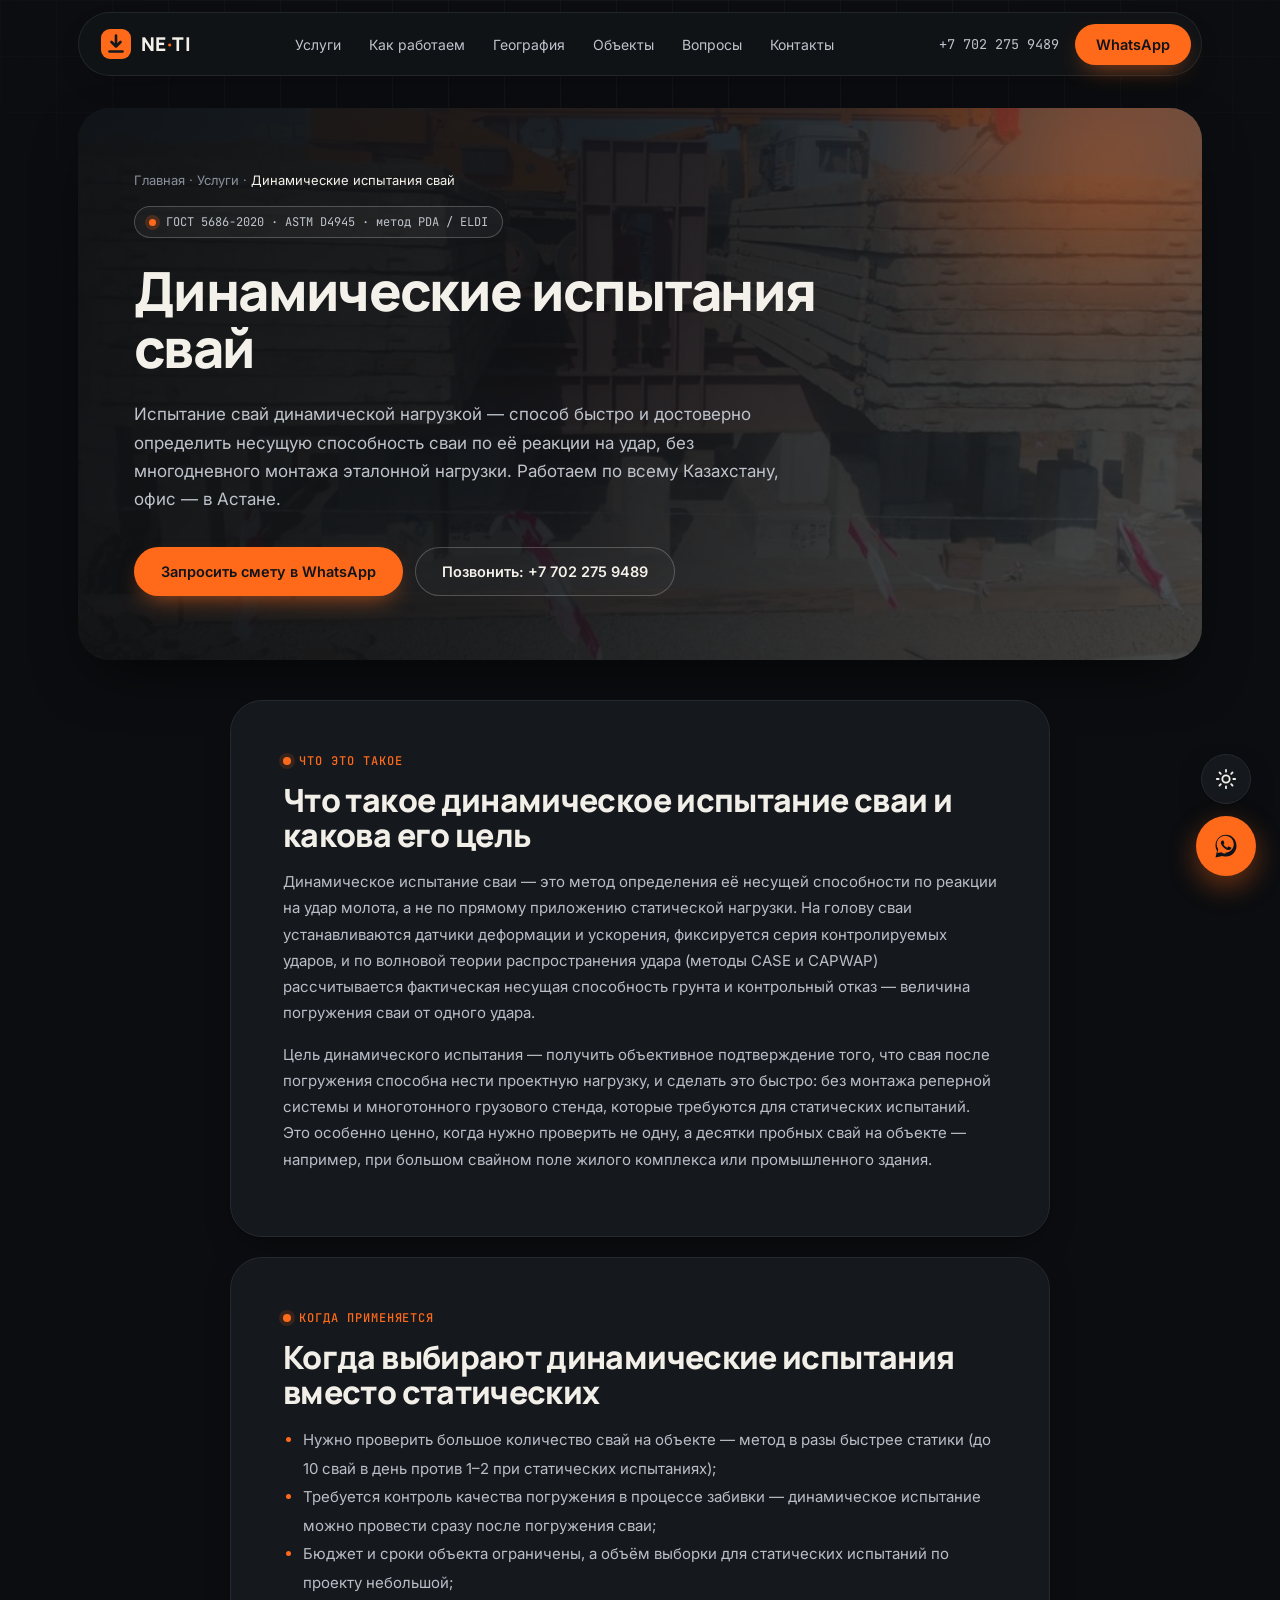
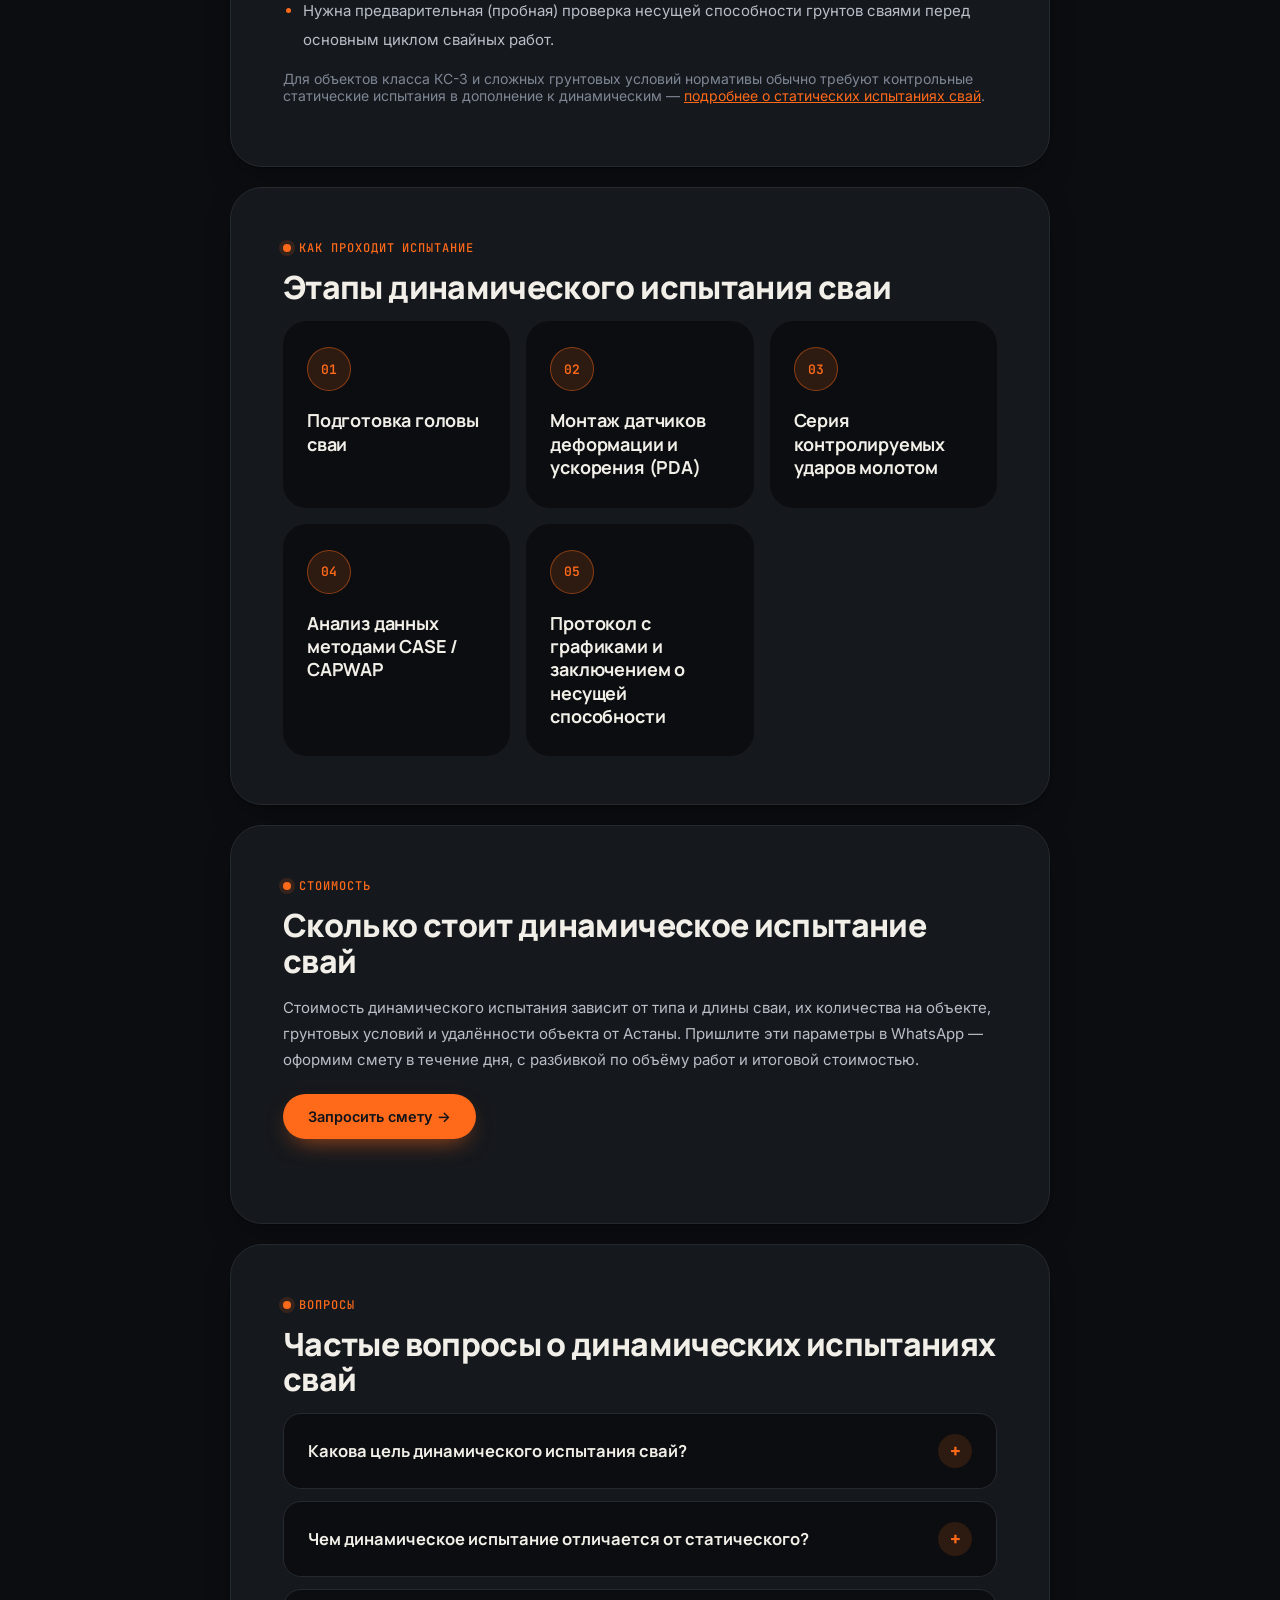
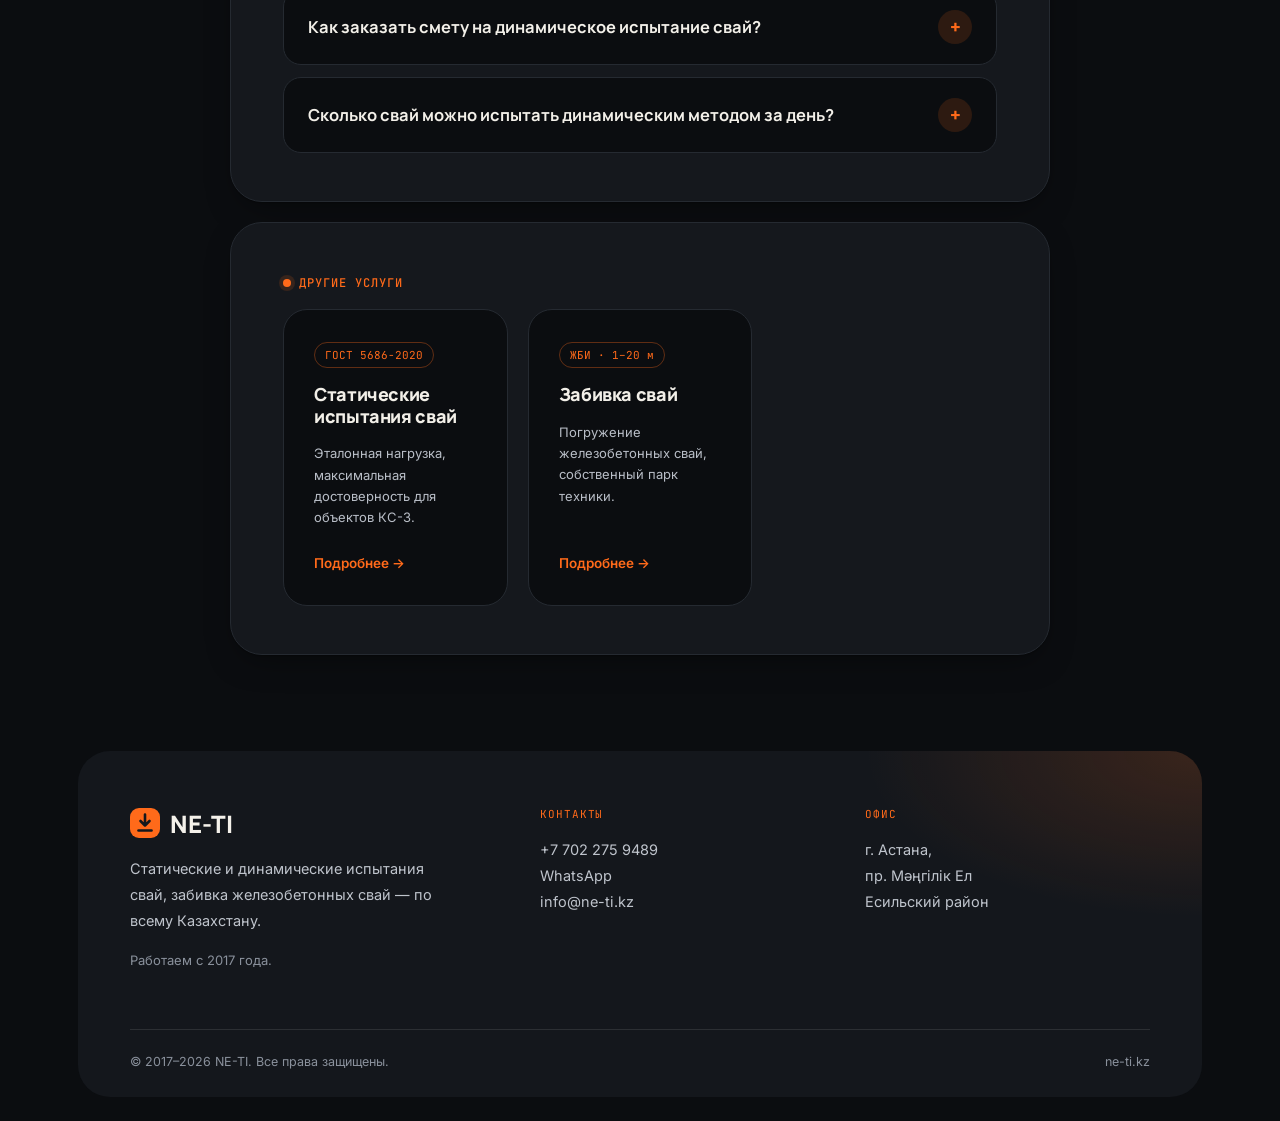
<file: dinamicheskie-ispytaniya-svai/index.html>
<!DOCTYPE html>
<html lang="ru">
<head>
<script src="/js/theme-init.js"></script>
<meta charset="UTF-8">
<meta name="viewport" content="width=device-width, initial-scale=1.0">
<title>Динамические испытания свай — цена, смета, ГОСТ 5686-2020 | NE-TI, Казахстан</title>
<meta name="description" content="Динамические испытания свай методом PDA/ELDI по ГОСТ 5686-2020: несущая способность, контрольный отказ, смета в течение дня. Работаем по всему Казахстану, офис в Астане.">
<meta name="keywords" content="динамические испытания свай, динамическое испытание свай, испытание свай динамической нагрузкой, динамическое испытание свай смета, цель динамического испытания, метод PDA ELDI, пробные сваи, динамические испытания грунтов, контрольный отказ сваи">
<link rel="canonical" href="https://ne-ti.kz/dinamicheskie-ispytaniya-svai/">

<meta property="og:type" content="website">
<meta property="og:site_name" content="NE-TI">
<meta property="og:title" content="Динамические испытания свай — NE-TI, Казахстан">
<meta property="og:description" content="Испытание свай динамической нагрузкой методом PDA/ELDI по ГОСТ 5686-2020. Смета в течение дня, выезд инженера — 2 дня, по всему Казахстану.">
<meta property="og:url" content="https://ne-ti.kz/dinamicheskie-ispytaniya-svai/">
<meta property="og:image" content="https://ne-ti.kz/images/favicon-512.png">
<meta property="og:locale" content="ru_RU">
<meta name="robots" content="index, follow">
<meta name="geo.region" content="KZ-71">
<meta name="geo.placename" content="Астана">

<link rel="icon" href="/images/favicon.ico" sizes="any">
<link rel="icon" type="image/png" sizes="32x32" href="/images/favicon-32.png">
<link rel="apple-touch-icon" sizes="180x180" href="/images/apple-touch-icon.png">
<meta name="theme-color" content="#10141a">

<link rel="preconnect" href="https://fonts.googleapis.com">
<link rel="preconnect" href="https://fonts.gstatic.com" crossorigin>
<link href="https://fonts.googleapis.com/css2?family=Manrope:wght@500;600;700;800&family=Inter:wght@400;500;600;700&family=JetBrains+Mono:wght@400;500;600&display=swap" rel="stylesheet">
<link rel="stylesheet" href="/styles.css">

<script type="application/ld+json">
{
  "@context": "https://schema.org",
  "@type": "Service",
  "name": "Динамические испытания свай",
  "serviceType": "Динамическое испытание свай методом PDA/ELDI",
  "description": "Определение несущей способности и контрольного отказа сваи методом PDA/ELDI по ГОСТ 5686-2020.",
  "provider": { "@type": "ProfessionalService", "name": "NE-TI", "telephone": "+7-702-275-9489",
    "address": { "@type": "PostalAddress", "addressLocality": "Астана", "addressCountry": "KZ" } },
  "areaServed": { "@type": "Country", "name": "Казахстан" },
  "url": "https://ne-ti.kz/dinamicheskie-ispytaniya-svai/"
}
</script>
<script type="application/ld+json">
{
  "@context": "https://schema.org",
  "@type": "BreadcrumbList",
  "itemListElement": [
    { "@type": "ListItem", "position": 1, "name": "Главная", "item": "https://ne-ti.kz/" },
    { "@type": "ListItem", "position": 2, "name": "Услуги", "item": "https://ne-ti.kz/#services" },
    { "@type": "ListItem", "position": 3, "name": "Динамические испытания свай", "item": "https://ne-ti.kz/dinamicheskie-ispytaniya-svai/" }
  ]
}
</script>
<script type="application/ld+json">
{
  "@context": "https://schema.org",
  "@type": "FAQPage",
  "mainEntity": [
    {
      "@type": "Question",
      "name": "Какова цель динамического испытания свай?",
      "acceptedAnswer": { "@type": "Answer", "text": "Цель — быстро и без больших затрат определить несущую способность сваи и проконтролировать качество её погружения по отказу. Метод основан на волновой теории удара (PDA/ELDI) и часто применяется для проверки большого числа пробных свай на объекте перед началом основных работ." }
    },
    {
      "@type": "Question",
      "name": "Чем динамическое испытание отличается от статического?",
      "acceptedAnswer": { "@type": "Answer", "text": "Статическое испытание прикладывает к свае реальную эталонную нагрузку и напрямую измеряет осадку — точнее, но дороже и дольше. Динамическое испытание оценивает несущую способность по волновой теории удара — быстрее и дешевле, подходит для проверки большого числа свай на объекте." }
    },
    {
      "@type": "Question",
      "name": "Как заказать смету на динамическое испытание свай?",
      "acceptedAnswer": { "@type": "Answer", "text": "Пришлите в WhatsApp параметры объекта: тип и длину свай, их количество, грунтовые условия и город. В течение дня оформим смету — с методом испытания, объёмом работ и итоговой стоимостью." }
    },
    {
      "@type": "Question",
      "name": "Сколько свай можно испытать динамическим методом за день?",
      "acceptedAnswer": { "@type": "Answer", "text": "На одном объекте методом PDA/ELDI можно проверить до 10 свай в день — это в разы быстрее статических испытаний, поэтому метод часто выбирают для массовой проверки свайного поля." }
    }
  ]
}
</script>
</head>
<body>

<div class="grid-bg"></div>

<header>
  <div class="wrap nav">
    <a href="/" class="logo" aria-label="NE-TI — на главную"><span>NE<span class="dot">·</span>TI</span></a>
    <nav class="navlinks">
      <a href="/#services">Услуги</a>
      <a href="/#process">Как работаем</a>
      <a href="/#coverage">География</a>
      <a href="/#cases">Объекты</a>
      <a href="/#faq">Вопросы</a>
      <a href="/#contact">Контакты</a>
    </nav>
    <div class="nav-right">
      <a class="phone-link" href="tel:+77022759489">+7 702 275 9489</a>
      <a class="btn btn-accent" href="https://wa.me/77022759489?text=Здравствуйте!%20Нужна%20смета%20на%20динамические%20испытания%20свай." target="_blank" rel="noopener">WhatsApp</a>
    </div>
  </div>
</header>

<main>
  <section class="hero" style="padding-bottom:20px;">
    <div class="wrap">
      <div style="font-size:13px;color:var(--muted);margin-bottom:18px;">
        <a href="/" style="color:var(--muted);text-decoration:none;">Главная</a> ·
        <a href="/#services" style="color:var(--muted);text-decoration:none;">Услуги</a> ·
        <span style="color:var(--paper);">Динамические испытания свай</span>
      </div>
      <div class="eyebrow"><span class="pulse"></span> ГОСТ 5686-2020 · ASTM D4945 · метод PDA / ELDI</div>
      <h1 style="max-width:22ch;">Динамические испытания свай</h1>
      <p class="hero-sub" style="max-width:62ch;">Испытание свай динамической нагрузкой — способ быстро и достоверно определить несущую способность сваи по её реакции на удар, без многодневного монтажа эталонной нагрузки. Работаем по всему Казахстану, офис — в Астане.</p>
      <div class="hero-ctas">
        <a class="btn btn-accent" href="https://wa.me/77022759489?text=Здравствуйте!%20Нужна%20смета%20на%20динамические%20испытания%20свай." target="_blank" rel="noopener">Запросить смету в WhatsApp</a>
        <a class="btn btn-ghost" href="tel:+77022759489">Позвонить: +7 702 275 9489</a>
      </div>
    </div>
  </section>

  <section>
    <div class="wrap" style="max-width:820px;">
      <div class="kicker">Что это такое</div>
      <h2 style="max-width:none;">Что такое динамическое испытание сваи и какова его цель</h2>
      <p style="font-size:15px;line-height:1.75;color:var(--paper-dim);margin-top:16px;">
        Динамическое испытание сваи — это метод определения её несущей способности по реакции на удар молота, а не по прямому приложению статической нагрузки. На голову сваи устанавливаются датчики деформации и ускорения, фиксируется серия контролируемых ударов, и по волновой теории распространения удара (методы CASE и CAPWAP) рассчитывается фактическая несущая способность грунта и контрольный отказ — величина погружения сваи от одного удара.
      </p>
      <p style="font-size:15px;line-height:1.75;color:var(--paper-dim);margin-top:14px;">
        Цель динамического испытания — получить объективное подтверждение того, что свая после погружения способна нести проектную нагрузку, и сделать это быстро: без монтажа реперной системы и многотонного грузового стенда, которые требуются для статических испытаний. Это особенно ценно, когда нужно проверить не одну, а десятки пробных свай на объекте — например, при большом свайном поле жилого комплекса или промышленного здания.
      </p>
    </div>
  </section>

  <section style="padding-top:0;">
    <div class="wrap" style="max-width:820px;">
      <div class="kicker">Когда применяется</div>
      <h2 style="max-width:none;">Когда выбирают динамические испытания вместо статических</h2>
      <ul style="font-size:15px;line-height:1.9;color:var(--paper-dim);margin-top:16px;padding-left:20px;">
        <li>Нужно проверить большое количество свай на объекте — метод в разы быстрее статики (до 10 свай в день против 1–2 при статических испытаниях);</li>
        <li>Требуется контроль качества погружения в процессе забивки — динамическое испытание можно провести сразу после погружения сваи;</li>
        <li>Бюджет и сроки объекта ограничены, а объём выборки для статических испытаний по проекту небольшой;</li>
        <li>Нужна предварительная (пробная) проверка несущей способности грунтов сваями перед основным циклом свайных работ.</li>
      </ul>
      <p style="font-size:14px;color:var(--muted);margin-top:16px;">Для объектов класса КС-3 и сложных грунтовых условий нормативы обычно требуют контрольные статические испытания в дополнение к динамическим — <a href="/staticheskie-ispytaniya-svai/" style="color:var(--accent);">подробнее о статических испытаниях свай</a>.</p>
    </div>
  </section>

  <section style="padding-top:0;">
    <div class="wrap" style="max-width:820px;">
      <div class="kicker">Как проходит испытание</div>
      <h2 style="max-width:none;">Этапы динамического испытания сваи</h2>
      <div class="process" style="border-top:none;margin-top:16px;">
        <div class="process-row" style="grid-template-columns:60px 1fr;">
          <div class="p-num">01</div>
          <div class="p-title" style="grid-column:2;">Подготовка головы сваи</div>
        </div>
        <div class="process-row" style="grid-template-columns:60px 1fr;">
          <div class="p-num">02</div>
          <div class="p-title" style="grid-column:2;">Монтаж датчиков деформации и ускорения (PDA)</div>
        </div>
        <div class="process-row" style="grid-template-columns:60px 1fr;">
          <div class="p-num">03</div>
          <div class="p-title" style="grid-column:2;">Серия контролируемых ударов молотом</div>
        </div>
        <div class="process-row" style="grid-template-columns:60px 1fr;">
          <div class="p-num">04</div>
          <div class="p-title" style="grid-column:2;">Анализ данных методами CASE / CAPWAP</div>
        </div>
        <div class="process-row" style="grid-template-columns:60px 1fr;border-bottom:none;">
          <div class="p-num">05</div>
          <div class="p-title" style="grid-column:2;">Протокол с графиками и заключением о несущей способности</div>
        </div>
      </div>
    </div>
  </section>

  <section style="padding-top:0;">
    <div class="wrap" style="max-width:820px;">
      <div class="kicker">Стоимость</div>
      <h2 style="max-width:none;">Сколько стоит динамическое испытание свай</h2>
      <p style="font-size:15px;line-height:1.75;color:var(--paper-dim);margin-top:16px;">
        Стоимость динамического испытания зависит от типа и длины сваи, их количества на объекте, грунтовых условий и удалённости объекта от Астаны. Пришлите эти параметры в WhatsApp — оформим смету в течение дня, с разбивкой по объёму работ и итоговой стоимостью.
      </p>
      <div class="hero-ctas" style="margin-top:20px;">
        <a class="btn btn-accent" href="https://wa.me/77022759489?text=Здравствуйте!%20Нужна%20смета%20на%20динамические%20испытания%20свай." target="_blank" rel="noopener">Запросить смету →</a>
      </div>
    </div>
  </section>

  <section id="faq" style="padding-top:0;">
    <div class="wrap" style="max-width:820px;">
      <div class="kicker">Вопросы</div>
      <h2 style="max-width:none;">Частые вопросы о динамических испытаниях свай</h2>
      <div class="faq-list" style="margin-top:16px;">
        <div class="faq-item">
          <div class="faq-q">Какова цель динамического испытания свай?<span class="plus">+</span></div>
          <div class="faq-a"><p>Цель — быстро и без больших затрат определить несущую способность сваи и проконтролировать качество её погружения по отказу. Метод основан на волновой теории удара (PDA/ELDI) и часто применяется для проверки большого числа пробных свай на объекте перед началом основных работ.</p></div>
        </div>
        <div class="faq-item">
          <div class="faq-q">Чем динамическое испытание отличается от статического?<span class="plus">+</span></div>
          <div class="faq-a"><p>Статическое испытание прикладывает к свае реальную эталонную нагрузку и напрямую измеряет осадку — точнее, но дороже и дольше. Динамическое испытание оценивает несущую способность по волновой теории удара — быстрее и дешевле, подходит для проверки большого числа свай на объекте.</p></div>
        </div>
        <div class="faq-item">
          <div class="faq-q">Как заказать смету на динамическое испытание свай?<span class="plus">+</span></div>
          <div class="faq-a"><p>Пришлите в WhatsApp параметры объекта: тип и длину свай, их количество, грунтовые условия и город. В течение дня оформим смету — с методом испытания, объёмом работ и итоговой стоимостью.</p></div>
        </div>
        <div class="faq-item">
          <div class="faq-q">Сколько свай можно испытать динамическим методом за день?<span class="plus">+</span></div>
          <div class="faq-a"><p>На одном объекте методом PDA/ELDI можно проверить до 10 свай в день — это в разы быстрее статических испытаний, поэтому метод часто выбирают для массовой проверки свайного поля.</p></div>
        </div>
      </div>
    </div>
  </section>

  <section style="padding-top:0;">
    <div class="wrap" style="max-width:820px;">
      <div class="kicker">Другие услуги</div>
      <div class="services" style="border:1px solid var(--line);">
        <div class="service">
          <span class="code">ГОСТ 5686-2020</span>
          <h3 style="font-size:18px;">Статические испытания свай</h3>
          <p style="font-size:13px;">Эталонная нагрузка, максимальная достоверность для объектов КС-3.</p>
          <a class="cta" href="/staticheskie-ispytaniya-svai/">Подробнее →</a>
        </div>
        <div class="service">
          <span class="code">ЖБИ · 1–20 м</span>
          <h3 style="font-size:18px;">Забивка свай</h3>
          <p style="font-size:13px;">Погружение железобетонных свай, собственный парк техники.</p>
          <a class="cta" href="/zabivka-svai/">Подробнее →</a>
        </div>
      </div>
    </div>
  </section>
</main>

<footer id="contact">
  <div class="wrap">
    <div class="foot-grid">
      <div class="foot-col">
        <div class="foot-label">NE-TI</div>
        <p style="max-width:34ch;">Статические и динамические испытания свай, забивка железобетонных свай — по всему Казахстану.</p>
        <p style="max-width:34ch;color:var(--muted);font-size:13px;margin-top:8px;">Работаем с 2017 года.</p>
      </div>
      <div class="foot-col">
        <div class="foot-label">Контакты</div>
        <a href="tel:+77022759489">+7 702 275 9489</a>
        <a href="https://wa.me/77022759489" target="_blank" rel="noopener">WhatsApp</a>
        <a href="mailto:info@ne-ti.kz">info@ne-ti.kz</a>
      </div>
      <div class="foot-col">
        <div class="foot-label">Офис</div>
        <p>г. Астана,<br>пр. Мәңгілік Ел<br>Есильский район</p>
      </div>
    </div>
    <div class="foot-bottom">
      <span>© 2017–<span id="year"></span> NE-TI. Все права защищены.</span>
      <span>ne-ti.kz</span>
    </div>
  </div>
</footer>

<button class="theme-toggle" id="themeToggle" type="button" aria-label="Переключить тему">
  <svg class="icon-moon" viewBox="0 0 24 24" fill="none" stroke-width="2" stroke-linecap="round" stroke-linejoin="round"><path d="M21 12.79A9 9 0 1 1 11.21 3 7 7 0 0 0 21 12.79z"/></svg>
  <svg class="icon-sun" viewBox="0 0 24 24" fill="none" stroke-width="2" stroke-linecap="round" stroke-linejoin="round"><circle cx="12" cy="12" r="4"/><path d="M12 2v2M12 20v2M4.93 4.93l1.41 1.41M17.66 17.66l1.41 1.41M2 12h2M20 12h2M4.93 19.07l1.41-1.41M17.66 6.34l1.41-1.41"/></svg>
</button>

<a class="wa-float" href="https://wa.me/77022759489?text=Здравствуйте!%20Нужна%20смета%20на%20динамические%20испытания%20свай." target="_blank" rel="noopener" aria-label="Написать в WhatsApp">
  <svg viewBox="0 0 32 32" fill="#10141a"><path d="M16.02 3C9.4 3 4 8.4 4 15.02c0 2.32.63 4.5 1.75 6.38L4 29l7.78-1.7a11.9 11.9 0 0 0 4.24.78h.02c6.62 0 12-5.4 12-12.02C28.04 8.4 22.65 3 16.02 3zm0 21.7h-.02a9.7 9.7 0 0 1-4.94-1.36l-.35-.21-4.62 1.01 1.02-4.5-.23-.37a9.68 9.68 0 0 1-1.5-5.25c0-5.36 4.37-9.72 9.75-9.72 2.6 0 5.05 1.02 6.89 2.86a9.65 9.65 0 0 1 2.85 6.87c0 5.36-4.37 9.72-9.85 9.72zm5.34-7.28c-.29-.15-1.74-.86-2.01-.96-.27-.1-.47-.15-.66.15-.2.29-.76.95-.93 1.15-.17.2-.34.22-.63.07-.29-.15-1.22-.45-2.32-1.43-.86-.76-1.44-1.7-1.61-1.99-.17-.29-.02-.45.13-.6.13-.13.29-.34.44-.51.15-.17.2-.29.29-.49.1-.2.05-.37-.02-.51-.07-.15-.66-1.6-.91-2.18-.24-.58-.48-.5-.66-.51h-.56c-.2 0-.51.07-.78.37-.27.29-1.02 1-1.02 2.43s1.05 2.82 1.2 3.01c.15.2 2.07 3.17 5.03 4.44.7.3 1.25.48 1.68.62.7.22 1.34.19 1.85.11.56-.08 1.74-.71 1.98-1.4.24-.68.24-1.27.17-1.4-.07-.12-.27-.2-.56-.34z"/></svg>
</a>

<script src="/js/site.js"></script>
<script src="/js/motion.js" defer></script>
</body>
</html>
</file>
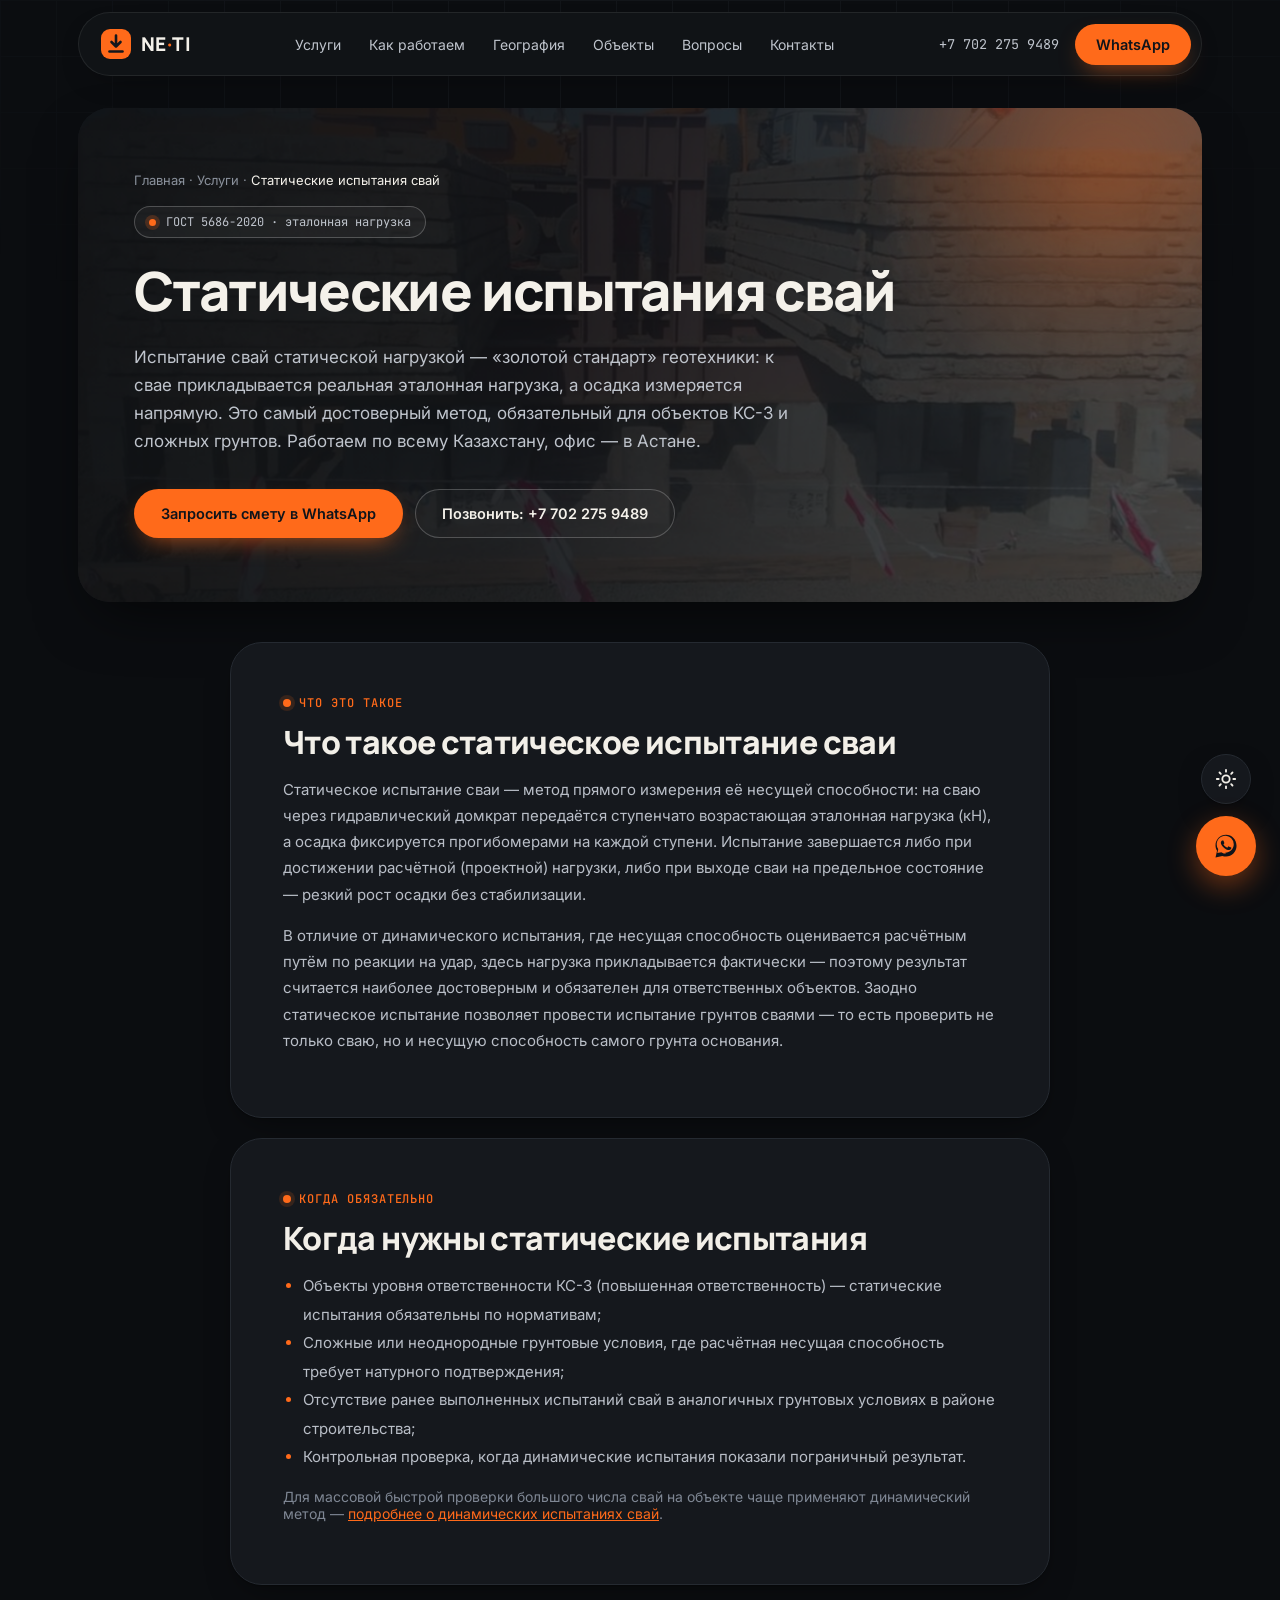
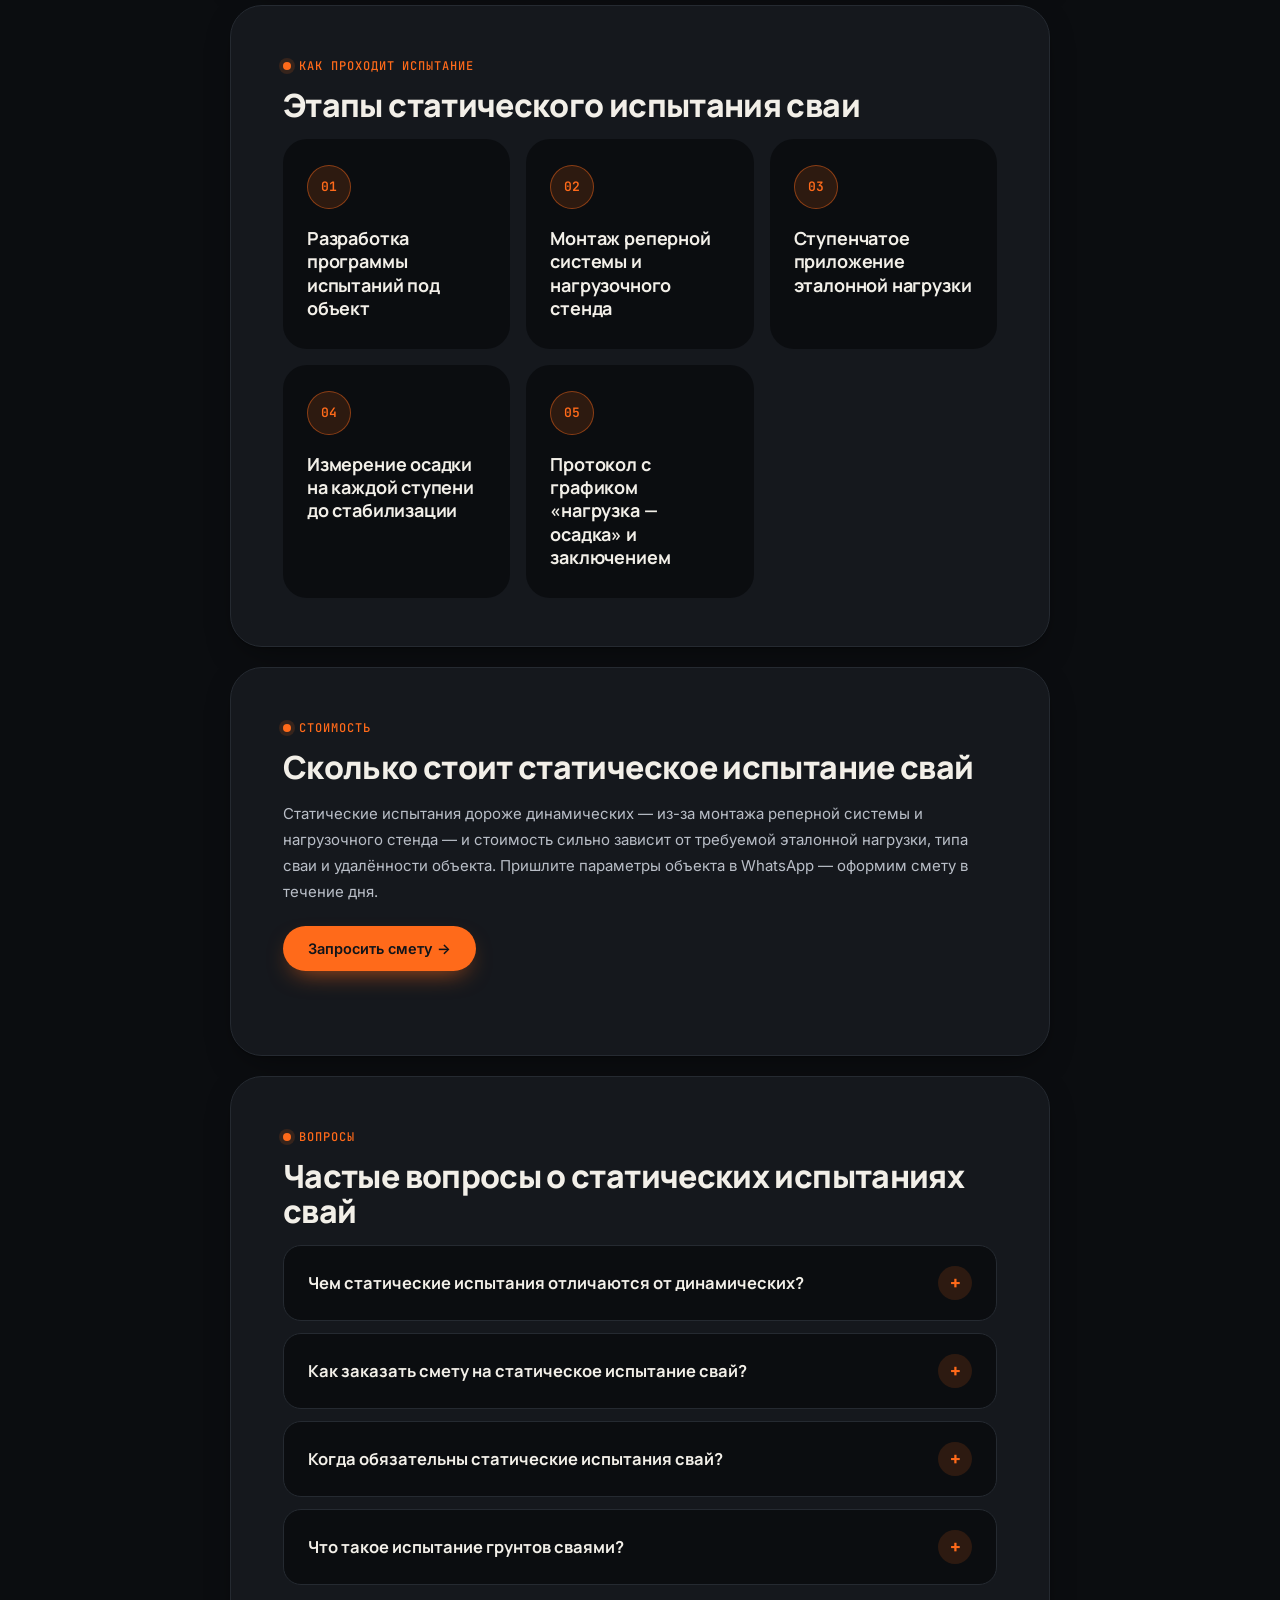
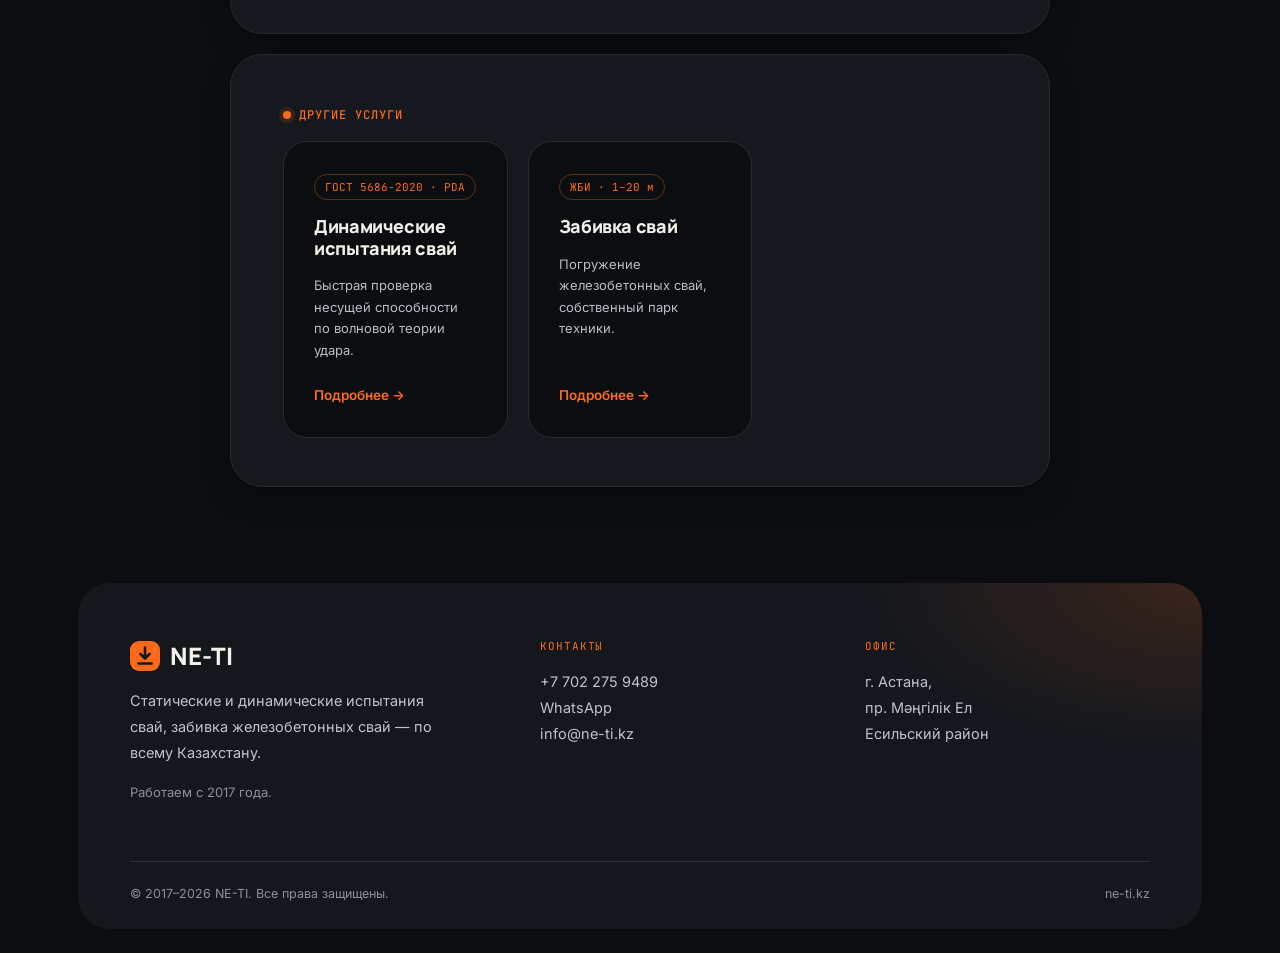
<file: staticheskie-ispytaniya-svai/index.html>
<!DOCTYPE html>
<html lang="ru">
<head>
<script src="/js/theme-init.js"></script>
<meta charset="UTF-8">
<meta name="viewport" content="width=device-width, initial-scale=1.0">
<title>Статические испытания свай — цена, смета, ГОСТ 5686-2020 | NE-TI, Казахстан</title>
<meta name="description" content="Статические испытания свай эталонной нагрузкой по ГОСТ 5686-2020: максимальная достоверность для объектов КС-3 и сложных грунтов. Смета в течение дня. Работаем по всему Казахстану, офис в Астане.">
<meta name="keywords" content="статические испытания свай, статическое испытание свай, испытание свай статической нагрузкой, статические испытания свай смета, испытание свай статической нагрузкой смета, статические и динамические испытания свай, испытание грунтов сваями, пробные сваи">
<link rel="canonical" href="https://ne-ti.kz/staticheskie-ispytaniya-svai/">

<meta property="og:type" content="website">
<meta property="og:site_name" content="NE-TI">
<meta property="og:title" content="Статические испытания свай — NE-TI, Казахстан">
<meta property="og:description" content="Испытание свай статической нагрузкой по ГОСТ 5686-2020. Смета в течение дня, выезд инженера — 2 дня, по всему Казахстану.">
<meta property="og:url" content="https://ne-ti.kz/staticheskie-ispytaniya-svai/">
<meta property="og:image" content="https://ne-ti.kz/images/favicon-512.png">
<meta property="og:locale" content="ru_RU">
<meta name="robots" content="index, follow">
<meta name="geo.region" content="KZ-71">
<meta name="geo.placename" content="Астана">

<link rel="icon" href="/images/favicon.ico" sizes="any">
<link rel="icon" type="image/png" sizes="32x32" href="/images/favicon-32.png">
<link rel="apple-touch-icon" sizes="180x180" href="/images/apple-touch-icon.png">
<meta name="theme-color" content="#10141a">

<link rel="preconnect" href="https://fonts.googleapis.com">
<link rel="preconnect" href="https://fonts.gstatic.com" crossorigin>
<link href="https://fonts.googleapis.com/css2?family=Manrope:wght@500;600;700;800&family=Inter:wght@400;500;600;700&family=JetBrains+Mono:wght@400;500;600&display=swap" rel="stylesheet">
<link rel="stylesheet" href="/styles.css">

<script type="application/ld+json">
{
  "@context": "https://schema.org",
  "@type": "Service",
  "name": "Статические испытания свай",
  "serviceType": "Статическое испытание свай эталонной нагрузкой",
  "description": "Определение несущей способности сваи эталонной статической нагрузкой по ГОСТ 5686-2020.",
  "provider": { "@type": "ProfessionalService", "name": "NE-TI", "telephone": "+7-702-275-9489",
    "address": { "@type": "PostalAddress", "addressLocality": "Астана", "addressCountry": "KZ" } },
  "areaServed": { "@type": "Country", "name": "Казахстан" },
  "url": "https://ne-ti.kz/staticheskie-ispytaniya-svai/"
}
</script>
<script type="application/ld+json">
{
  "@context": "https://schema.org",
  "@type": "BreadcrumbList",
  "itemListElement": [
    { "@type": "ListItem", "position": 1, "name": "Главная", "item": "https://ne-ti.kz/" },
    { "@type": "ListItem", "position": 2, "name": "Услуги", "item": "https://ne-ti.kz/#services" },
    { "@type": "ListItem", "position": 3, "name": "Статические испытания свай", "item": "https://ne-ti.kz/staticheskie-ispytaniya-svai/" }
  ]
}
</script>
<script type="application/ld+json">
{
  "@context": "https://schema.org",
  "@type": "FAQPage",
  "mainEntity": [
    {
      "@type": "Question",
      "name": "Чем статические испытания отличаются от динамических?",
      "acceptedAnswer": { "@type": "Answer", "text": "Статические испытания прикладывают к свае реальную эталонную нагрузку и напрямую измеряют осадку — это самый точный метод, но дороже и дольше. Динамические испытания оценивают несущую способность по волновой теории удара — быстрее и дешевле, подходят для проверки большого числа свай на объекте." }
    },
    {
      "@type": "Question",
      "name": "Как заказать смету на статическое испытание свай?",
      "acceptedAnswer": { "@type": "Answer", "text": "Пришлите в WhatsApp параметры объекта: тип и длину свай, их количество, грунтовые условия и город. В течение дня оформим смету — с методом испытания, объёмом работ и итоговой стоимостью." }
    },
    {
      "@type": "Question",
      "name": "Когда обязательны статические испытания свай?",
      "acceptedAnswer": { "@type": "Answer", "text": "Для объектов уровня ответственности КС-3 и при сложных грунтовых условиях нормативные документы, как правило, требуют контрольные статические испытания в дополнение к динамическим — их результаты принимает государственная экспертиза." }
    },
    {
      "@type": "Question",
      "name": "Что такое испытание грунтов сваями?",
      "acceptedAnswer": { "@type": "Answer", "text": "Это часть статического испытания: через нагружение пробной сваи фактически проверяется несущая способность самого грунта основания, а не только конструкции сваи — результат используется для уточнения проектных решений по фундаменту." }
    }
  ]
}
</script>
</head>
<body>

<div class="grid-bg"></div>

<header>
  <div class="wrap nav">
    <a href="/" class="logo" aria-label="NE-TI — на главную"><span>NE<span class="dot">·</span>TI</span></a>
    <nav class="navlinks">
      <a href="/#services">Услуги</a>
      <a href="/#process">Как работаем</a>
      <a href="/#coverage">География</a>
      <a href="/#cases">Объекты</a>
      <a href="/#faq">Вопросы</a>
      <a href="/#contact">Контакты</a>
    </nav>
    <div class="nav-right">
      <a class="phone-link" href="tel:+77022759489">+7 702 275 9489</a>
      <a class="btn btn-accent" href="https://wa.me/77022759489?text=Здравствуйте!%20Нужна%20смета%20на%20статические%20испытания%20свай." target="_blank" rel="noopener">WhatsApp</a>
    </div>
  </div>
</header>

<main>
  <section class="hero" style="padding-bottom:20px;">
    <div class="wrap">
      <div style="font-size:13px;color:var(--muted);margin-bottom:18px;">
        <a href="/" style="color:var(--muted);text-decoration:none;">Главная</a> ·
        <a href="/#services" style="color:var(--muted);text-decoration:none;">Услуги</a> ·
        <span style="color:var(--paper);">Статические испытания свай</span>
      </div>
      <div class="eyebrow"><span class="pulse"></span> ГОСТ 5686-2020 · эталонная нагрузка</div>
      <h1 style="max-width:22ch;">Статические испытания свай</h1>
      <p class="hero-sub" style="max-width:62ch;">Испытание свай статической нагрузкой — «золотой стандарт» геотехники: к свае прикладывается реальная эталонная нагрузка, а осадка измеряется напрямую. Это самый достоверный метод, обязательный для объектов КС-3 и сложных грунтов. Работаем по всему Казахстану, офис — в Астане.</p>
      <div class="hero-ctas">
        <a class="btn btn-accent" href="https://wa.me/77022759489?text=Здравствуйте!%20Нужна%20смета%20на%20статические%20испытания%20свай." target="_blank" rel="noopener">Запросить смету в WhatsApp</a>
        <a class="btn btn-ghost" href="tel:+77022759489">Позвонить: +7 702 275 9489</a>
      </div>
    </div>
  </section>

  <section>
    <div class="wrap" style="max-width:820px;">
      <div class="kicker">Что это такое</div>
      <h2 style="max-width:none;">Что такое статическое испытание сваи</h2>
      <p style="font-size:15px;line-height:1.75;color:var(--paper-dim);margin-top:16px;">
        Статическое испытание сваи — метод прямого измерения её несущей способности: на сваю через гидравлический домкрат передаётся ступенчато возрастающая эталонная нагрузка (кН), а осадка фиксируется прогибомерами на каждой ступени. Испытание завершается либо при достижении расчётной (проектной) нагрузки, либо при выходе сваи на предельное состояние — резкий рост осадки без стабилизации.
      </p>
      <p style="font-size:15px;line-height:1.75;color:var(--paper-dim);margin-top:14px;">
        В отличие от динамического испытания, где несущая способность оценивается расчётным путём по реакции на удар, здесь нагрузка прикладывается фактически — поэтому результат считается наиболее достоверным и обязателен для ответственных объектов. Заодно статическое испытание позволяет провести испытание грунтов сваями — то есть проверить не только сваю, но и несущую способность самого грунта основания.
      </p>
    </div>
  </section>

  <section style="padding-top:0;">
    <div class="wrap" style="max-width:820px;">
      <div class="kicker">Когда обязательно</div>
      <h2 style="max-width:none;">Когда нужны статические испытания</h2>
      <ul style="font-size:15px;line-height:1.9;color:var(--paper-dim);margin-top:16px;padding-left:20px;">
        <li>Объекты уровня ответственности КС-3 (повышенная ответственность) — статические испытания обязательны по нормативам;</li>
        <li>Сложные или неоднородные грунтовые условия, где расчётная несущая способность требует натурного подтверждения;</li>
        <li>Отсутствие ранее выполненных испытаний свай в аналогичных грунтовых условиях в районе строительства;</li>
        <li>Контрольная проверка, когда динамические испытания показали пограничный результат.</li>
      </ul>
      <p style="font-size:14px;color:var(--muted);margin-top:16px;">Для массовой быстрой проверки большого числа свай на объекте чаще применяют динамический метод — <a href="/dinamicheskie-ispytaniya-svai/" style="color:var(--accent);">подробнее о динамических испытаниях свай</a>.</p>
    </div>
  </section>

  <section style="padding-top:0;">
    <div class="wrap" style="max-width:820px;">
      <div class="kicker">Как проходит испытание</div>
      <h2 style="max-width:none;">Этапы статического испытания сваи</h2>
      <div class="process" style="border-top:none;margin-top:16px;">
        <div class="process-row" style="grid-template-columns:60px 1fr;">
          <div class="p-num">01</div>
          <div class="p-title" style="grid-column:2;">Разработка программы испытаний под объект</div>
        </div>
        <div class="process-row" style="grid-template-columns:60px 1fr;">
          <div class="p-num">02</div>
          <div class="p-title" style="grid-column:2;">Монтаж реперной системы и нагрузочного стенда</div>
        </div>
        <div class="process-row" style="grid-template-columns:60px 1fr;">
          <div class="p-num">03</div>
          <div class="p-title" style="grid-column:2;">Ступенчатое приложение эталонной нагрузки</div>
        </div>
        <div class="process-row" style="grid-template-columns:60px 1fr;">
          <div class="p-num">04</div>
          <div class="p-title" style="grid-column:2;">Измерение осадки на каждой ступени до стабилизации</div>
        </div>
        <div class="process-row" style="grid-template-columns:60px 1fr;border-bottom:none;">
          <div class="p-num">05</div>
          <div class="p-title" style="grid-column:2;">Протокол с графиком «нагрузка — осадка» и заключением</div>
        </div>
      </div>
    </div>
  </section>

  <section style="padding-top:0;">
    <div class="wrap" style="max-width:820px;">
      <div class="kicker">Стоимость</div>
      <h2 style="max-width:none;">Сколько стоит статическое испытание свай</h2>
      <p style="font-size:15px;line-height:1.75;color:var(--paper-dim);margin-top:16px;">
        Статические испытания дороже динамических — из-за монтажа реперной системы и нагрузочного стенда — и стоимость сильно зависит от требуемой эталонной нагрузки, типа сваи и удалённости объекта. Пришлите параметры объекта в WhatsApp — оформим смету в течение дня.
      </p>
      <div class="hero-ctas" style="margin-top:20px;">
        <a class="btn btn-accent" href="https://wa.me/77022759489?text=Здравствуйте!%20Нужна%20смета%20на%20статические%20испытания%20свай." target="_blank" rel="noopener">Запросить смету →</a>
      </div>
    </div>
  </section>

  <section id="faq" style="padding-top:0;">
    <div class="wrap" style="max-width:820px;">
      <div class="kicker">Вопросы</div>
      <h2 style="max-width:none;">Частые вопросы о статических испытаниях свай</h2>
      <div class="faq-list" style="margin-top:16px;">
        <div class="faq-item">
          <div class="faq-q">Чем статические испытания отличаются от динамических?<span class="plus">+</span></div>
          <div class="faq-a"><p>Статические испытания прикладывают к свае реальную эталонную нагрузку и напрямую измеряют осадку — это самый точный метод, но дороже и дольше. Динамические испытания оценивают несущую способность по волновой теории удара — быстрее и дешевле, подходят для проверки большого числа свай на объекте.</p></div>
        </div>
        <div class="faq-item">
          <div class="faq-q">Как заказать смету на статическое испытание свай?<span class="plus">+</span></div>
          <div class="faq-a"><p>Пришлите в WhatsApp параметры объекта: тип и длину свай, их количество, грунтовые условия и город. В течение дня оформим смету — с методом испытания, объёмом работ и итоговой стоимостью.</p></div>
        </div>
        <div class="faq-item">
          <div class="faq-q">Когда обязательны статические испытания свай?<span class="plus">+</span></div>
          <div class="faq-a"><p>Для объектов уровня ответственности КС-3 и при сложных грунтовых условиях нормативные документы, как правило, требуют контрольные статические испытания в дополнение к динамическим — их результаты принимает государственная экспертиза.</p></div>
        </div>
        <div class="faq-item">
          <div class="faq-q">Что такое испытание грунтов сваями?<span class="plus">+</span></div>
          <div class="faq-a"><p>Это часть статического испытания: через нагружение пробной сваи фактически проверяется несущая способность самого грунта основания, а не только конструкции сваи — результат используется для уточнения проектных решений по фундаменту.</p></div>
        </div>
      </div>
    </div>
  </section>

  <section style="padding-top:0;">
    <div class="wrap" style="max-width:820px;">
      <div class="kicker">Другие услуги</div>
      <div class="services" style="border:1px solid var(--line);">
        <div class="service">
          <span class="code">ГОСТ 5686-2020 · PDA</span>
          <h3 style="font-size:18px;">Динамические испытания свай</h3>
          <p style="font-size:13px;">Быстрая проверка несущей способности по волновой теории удара.</p>
          <a class="cta" href="/dinamicheskie-ispytaniya-svai/">Подробнее →</a>
        </div>
        <div class="service">
          <span class="code">ЖБИ · 1–20 м</span>
          <h3 style="font-size:18px;">Забивка свай</h3>
          <p style="font-size:13px;">Погружение железобетонных свай, собственный парк техники.</p>
          <a class="cta" href="/zabivka-svai/">Подробнее →</a>
        </div>
      </div>
    </div>
  </section>
</main>

<footer id="contact">
  <div class="wrap">
    <div class="foot-grid">
      <div class="foot-col">
        <div class="foot-label">NE-TI</div>
        <p style="max-width:34ch;">Статические и динамические испытания свай, забивка железобетонных свай — по всему Казахстану.</p>
        <p style="max-width:34ch;color:var(--muted);font-size:13px;margin-top:8px;">Работаем с 2017 года.</p>
      </div>
      <div class="foot-col">
        <div class="foot-label">Контакты</div>
        <a href="tel:+77022759489">+7 702 275 9489</a>
        <a href="https://wa.me/77022759489" target="_blank" rel="noopener">WhatsApp</a>
        <a href="mailto:info@ne-ti.kz">info@ne-ti.kz</a>
      </div>
      <div class="foot-col">
        <div class="foot-label">Офис</div>
        <p>г. Астана,<br>пр. Мәңгілік Ел<br>Есильский район</p>
      </div>
    </div>
    <div class="foot-bottom">
      <span>© 2017–<span id="year"></span> NE-TI. Все права защищены.</span>
      <span>ne-ti.kz</span>
    </div>
  </div>
</footer>

<button class="theme-toggle" id="themeToggle" type="button" aria-label="Переключить тему">
  <svg class="icon-moon" viewBox="0 0 24 24" fill="none" stroke-width="2" stroke-linecap="round" stroke-linejoin="round"><path d="M21 12.79A9 9 0 1 1 11.21 3 7 7 0 0 0 21 12.79z"/></svg>
  <svg class="icon-sun" viewBox="0 0 24 24" fill="none" stroke-width="2" stroke-linecap="round" stroke-linejoin="round"><circle cx="12" cy="12" r="4"/><path d="M12 2v2M12 20v2M4.93 4.93l1.41 1.41M17.66 17.66l1.41 1.41M2 12h2M20 12h2M4.93 19.07l1.41-1.41M17.66 6.34l1.41-1.41"/></svg>
</button>

<a class="wa-float" href="https://wa.me/77022759489?text=Здравствуйте!%20Нужна%20смета%20на%20статические%20испытания%20свай." target="_blank" rel="noopener" aria-label="Написать в WhatsApp">
  <svg viewBox="0 0 32 32" fill="#10141a"><path d="M16.02 3C9.4 3 4 8.4 4 15.02c0 2.32.63 4.5 1.75 6.38L4 29l7.78-1.7a11.9 11.9 0 0 0 4.24.78h.02c6.62 0 12-5.4 12-12.02C28.04 8.4 22.65 3 16.02 3zm0 21.7h-.02a9.7 9.7 0 0 1-4.94-1.36l-.35-.21-4.62 1.01 1.02-4.5-.23-.37a9.68 9.68 0 0 1-1.5-5.25c0-5.36 4.37-9.72 9.75-9.72 2.6 0 5.05 1.02 6.89 2.86a9.65 9.65 0 0 1 2.85 6.87c0 5.36-4.37 9.72-9.85 9.72zm5.34-7.28c-.29-.15-1.74-.86-2.01-.96-.27-.1-.47-.15-.66.15-.2.29-.76.95-.93 1.15-.17.2-.34.22-.63.07-.29-.15-1.22-.45-2.32-1.43-.86-.76-1.44-1.7-1.61-1.99-.17-.29-.02-.45.13-.6.13-.13.29-.34.44-.51.15-.17.2-.29.29-.49.1-.2.05-.37-.02-.51-.07-.15-.66-1.6-.91-2.18-.24-.58-.48-.5-.66-.51h-.56c-.2 0-.51.07-.78.37-.27.29-1.02 1-1.02 2.43s1.05 2.82 1.2 3.01c.15.2 2.07 3.17 5.03 4.44.7.3 1.25.48 1.68.62.7.22 1.34.19 1.85.11.56-.08 1.74-.71 1.98-1.4.24-.68.24-1.27.17-1.4-.07-.12-.27-.2-.56-.34z"/></svg>
</a>

<script src="/js/site.js"></script>
<script src="/js/motion.js" defer></script>
</body>
</html>
</file>
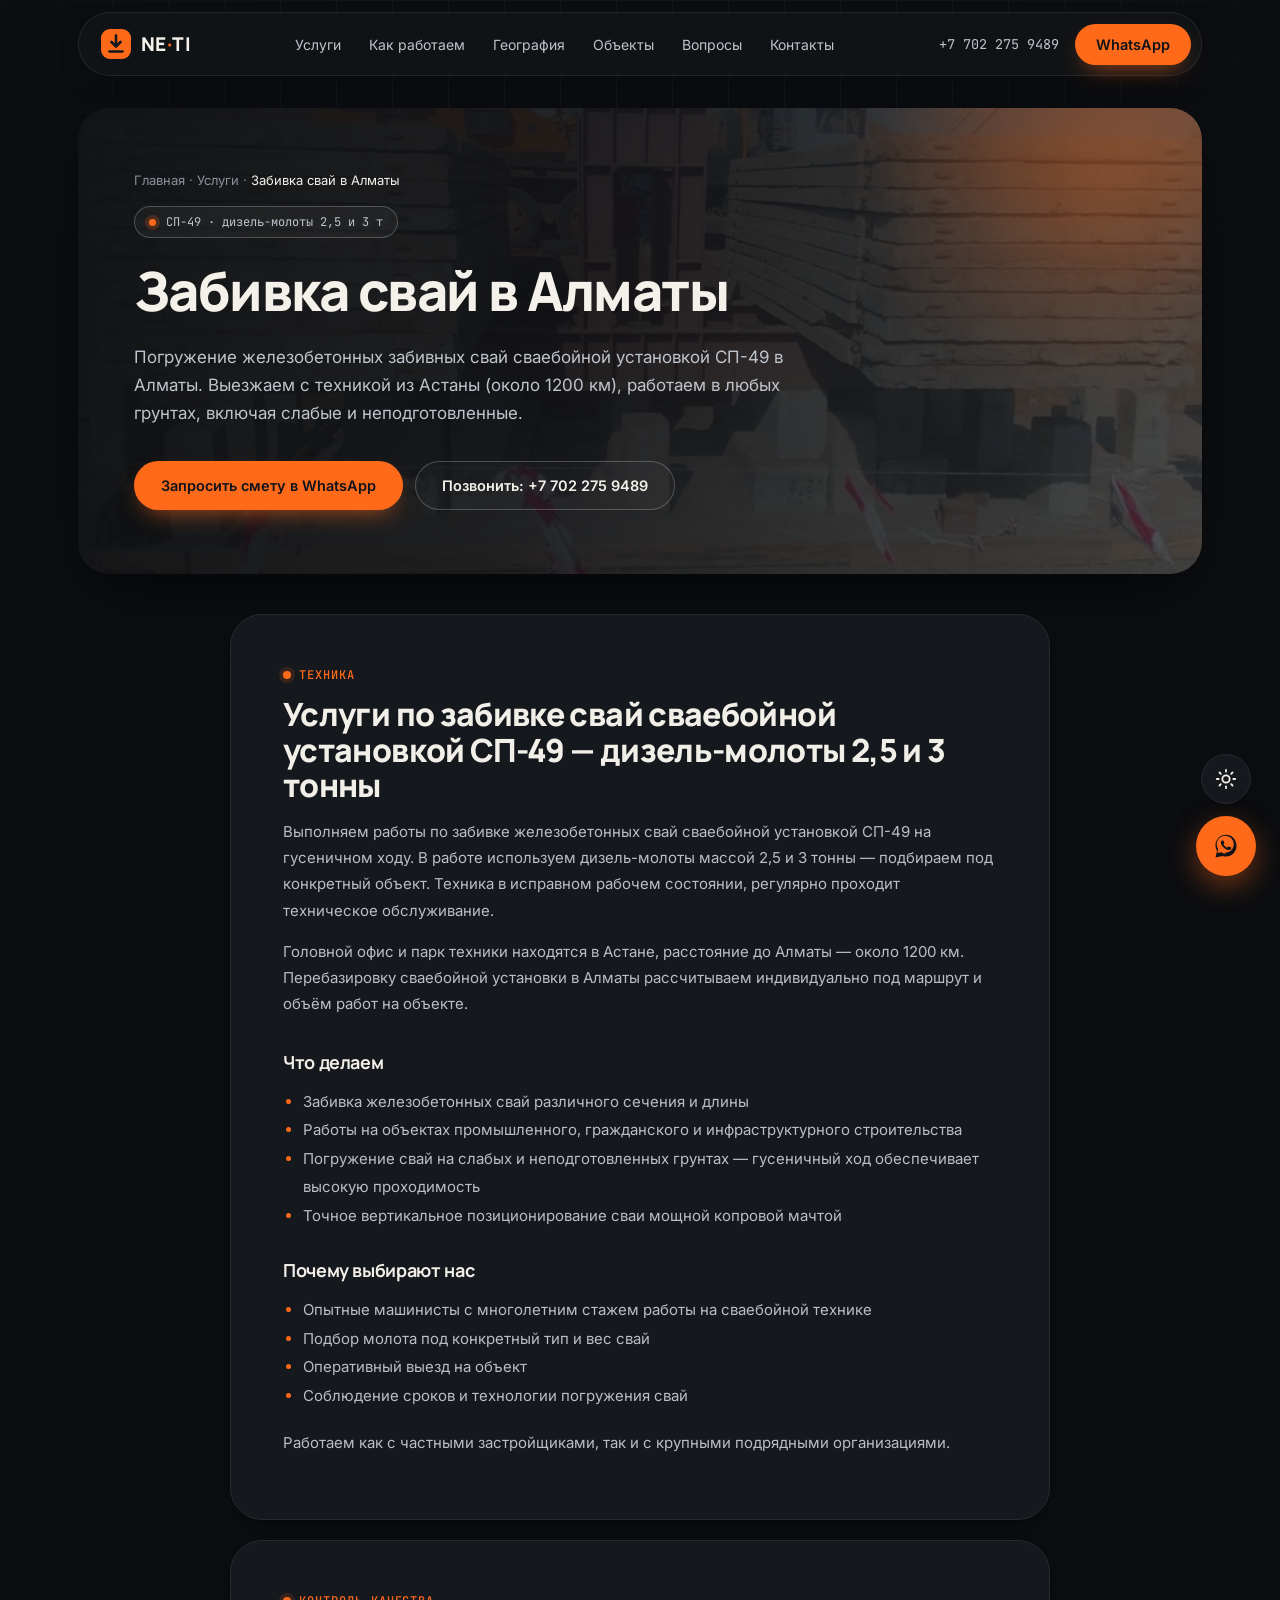
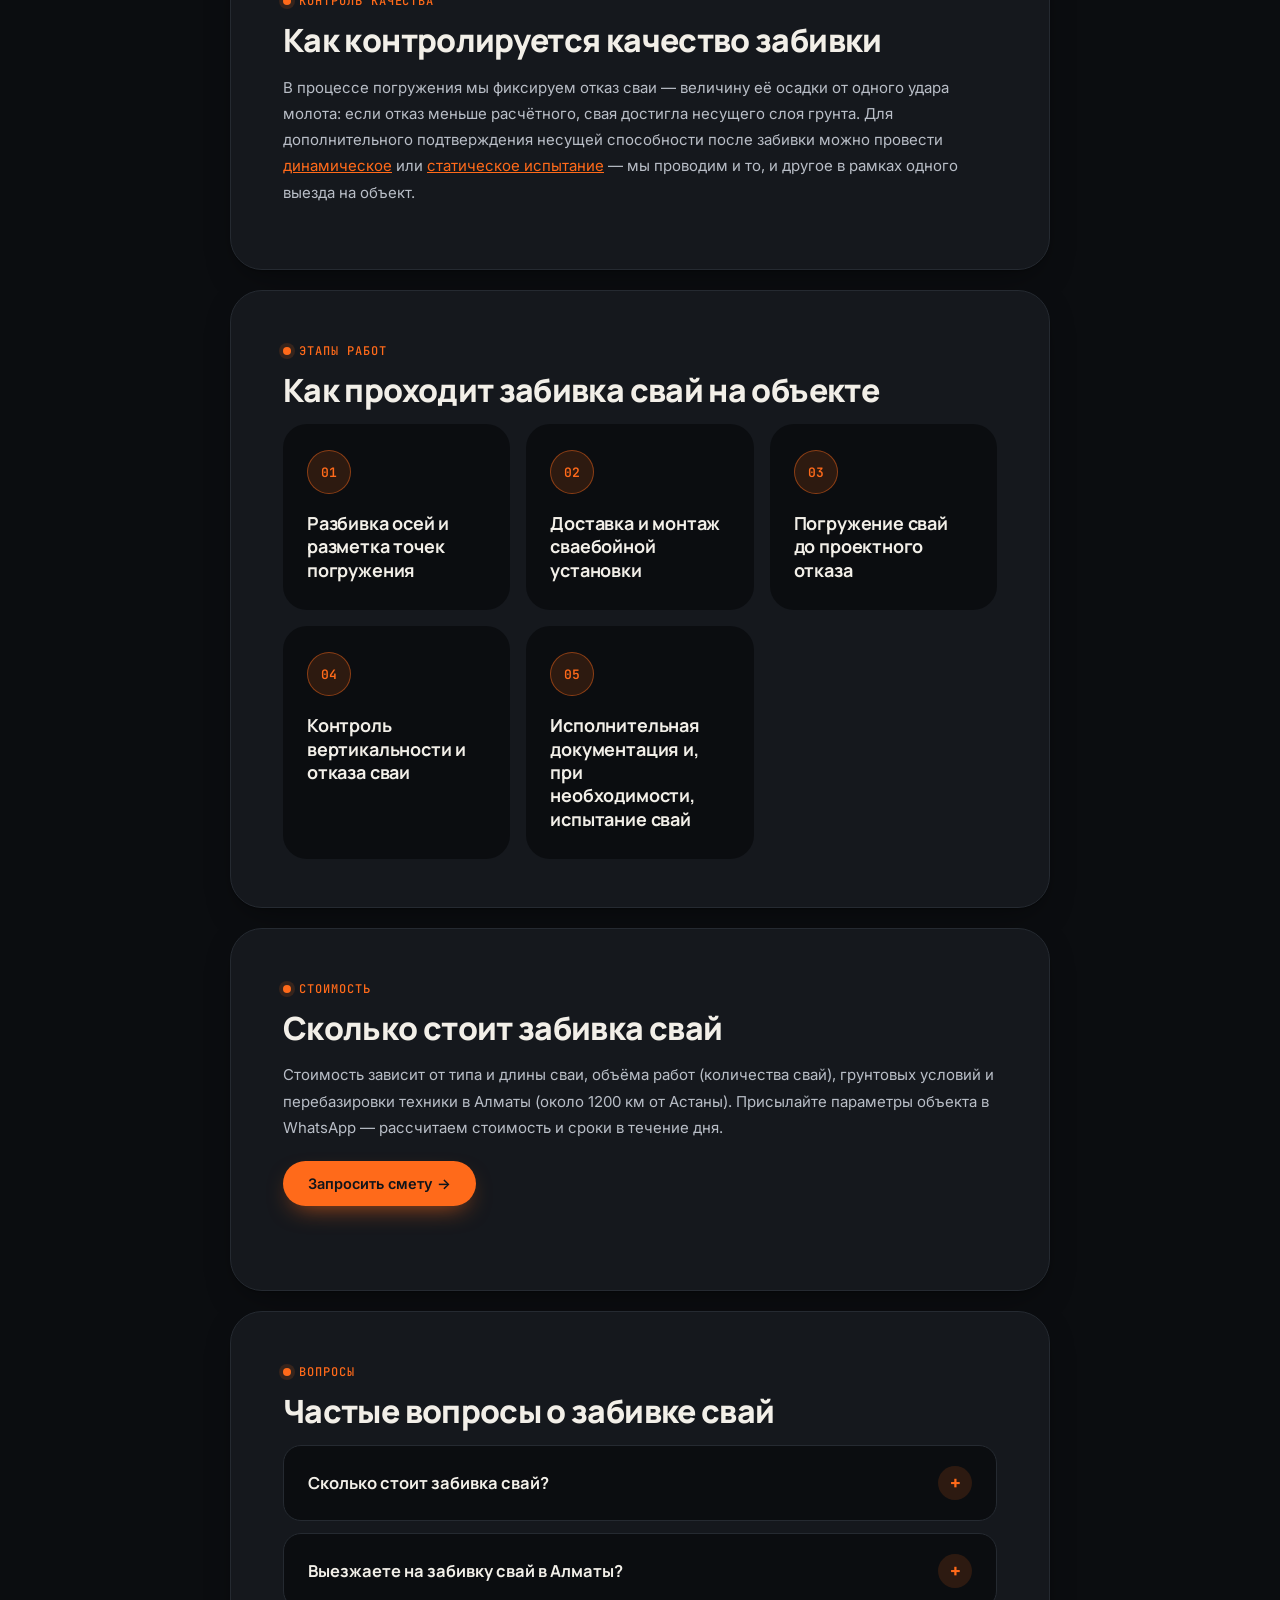
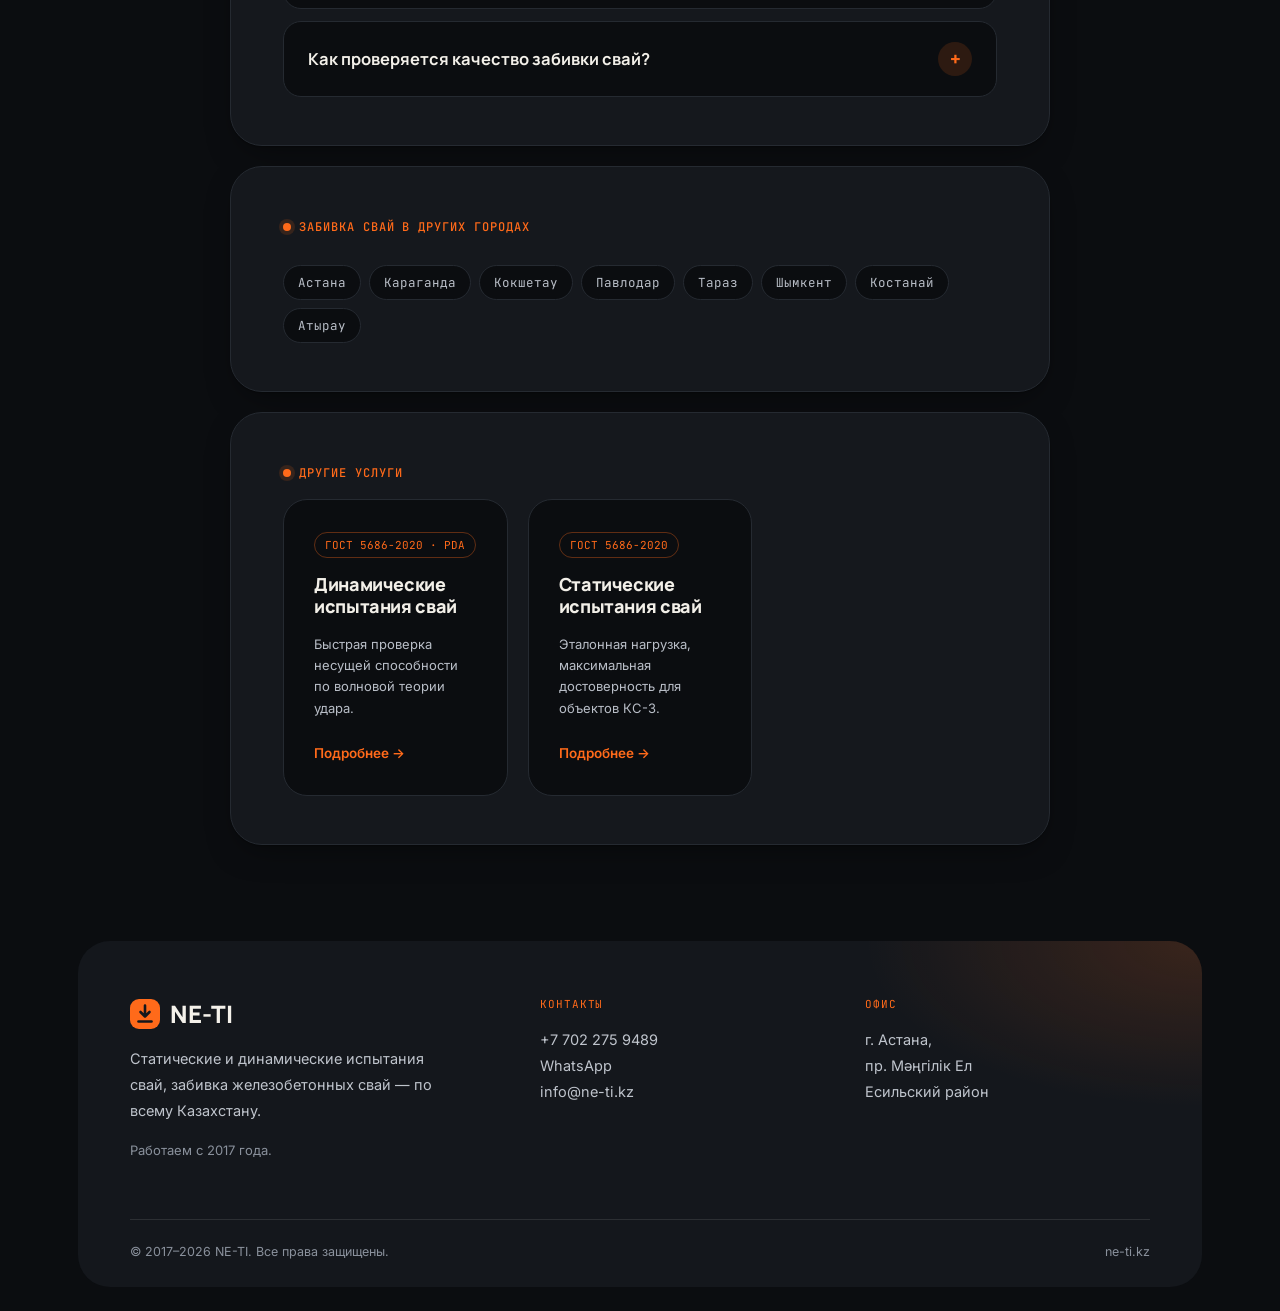
<file: zabivka-svai-almaty/index.html>
<!DOCTYPE html>
<html lang="ru">
<head>
<script src="/js/theme-init.js"></script>
<meta charset="UTF-8">
<meta name="viewport" content="width=device-width, initial-scale=1.0">
<title>Забивка свай в Алматы — цена, смета | NE-TI</title>
<meta name="description" content="Забивка железобетонных свай сваебойной установкой СП-49 (дизель-молоты 2,5 и 3 тонны) в Алматы. Выезд техники из Астаны, опытные машинисты. Смета в течение дня.">
<meta name="keywords" content="забивка свай алматы, забивка свай, забивка железобетонных свай, сваи алматы, сваебойная установка СП-49, дизель-молот, сваебойные работы, погружение свай, свайный фундамент алматы">
<link rel="canonical" href="https://ne-ti.kz/zabivka-svai-almaty/">

<meta property="og:type" content="website">
<meta property="og:site_name" content="NE-TI">
<meta property="og:title" content="Забивка свай в Алматы — NE-TI">
<meta property="og:description" content="Погружение железобетонных свай сваебойной установкой СП-49 в Алматы. Выезд техники из Астаны, любые грунты.">
<meta property="og:url" content="https://ne-ti.kz/zabivka-svai-almaty/">
<meta property="og:image" content="https://ne-ti.kz/images/favicon-512.png">
<meta property="og:locale" content="ru_RU">
<meta name="robots" content="index, follow">
<meta name="geo.region" content="KZ-71">
<meta name="geo.placename" content="Астана">

<link rel="icon" href="/images/favicon.ico" sizes="any">
<link rel="icon" type="image/png" sizes="32x32" href="/images/favicon-32.png">
<link rel="apple-touch-icon" sizes="180x180" href="/images/apple-touch-icon.png">
<meta name="theme-color" content="#10141a">

<link rel="preconnect" href="https://fonts.googleapis.com">
<link rel="preconnect" href="https://fonts.gstatic.com" crossorigin>
<link href="https://fonts.googleapis.com/css2?family=Manrope:wght@500;600;700;800&family=Inter:wght@400;500;600;700&family=JetBrains+Mono:wght@400;500;600&display=swap" rel="stylesheet">
<link rel="stylesheet" href="/styles.css">

<script type="application/ld+json">
{
  "@context": "https://schema.org",
  "@type": "Service",
  "name": "Забивка свай",
  "serviceType": "Погружение железобетонных забивных свай",
  "description": "Забивка железобетонных свай сваебойной установкой СП-49, дизель-молоты 2,5 и 3 тонны, любые грунты. Выезд техники в Алматы.",
  "provider": { "@type": "ProfessionalService", "name": "NE-TI", "telephone": "+7-702-275-9489",
    "address": { "@type": "PostalAddress", "addressLocality": "Астана", "addressCountry": "KZ" } },
  "areaServed": [ { "@type": "City", "name": "Алматы" }, { "@type": "Country", "name": "Казахстан" } ],
  "url": "https://ne-ti.kz/zabivka-svai-almaty/"
}
</script>
<script type="application/ld+json">
{
  "@context": "https://schema.org",
  "@type": "BreadcrumbList",
  "itemListElement": [
    { "@type": "ListItem", "position": 1, "name": "Главная", "item": "https://ne-ti.kz/" },
    { "@type": "ListItem", "position": 2, "name": "Услуги", "item": "https://ne-ti.kz/#services" },
    { "@type": "ListItem", "position": 3, "name": "Забивка свай в Алматы", "item": "https://ne-ti.kz/zabivka-svai-almaty/" }
  ]
}
</script>
<script type="application/ld+json">
{
  "@context": "https://schema.org",
  "@type": "FAQPage",
  "mainEntity": [
    {
      "@type": "Question",
      "name": "Сколько стоит забивка свай?",
      "acceptedAnswer": { "@type": "Answer", "text": "Стоимость забивки зависит от типа и длины сваи, объёма работ, грунтовых условий и удалённости объекта. Присылайте параметры объекта в WhatsApp — рассчитаем стоимость и сроки в течение дня." }
    },
    {
      "@type": "Question",
      "name": "Выезжаете на забивку свай в Алматы?",
      "acceptedAnswer": { "@type": "Answer", "text": "Да, регулярно выполняем забивку свай в Алматы — головной офис и парк техники находятся в Астане (около 1200 км), перебазировка сваебойной установки рассчитывается под конкретный объект и маршрут." }
    },
    {
      "@type": "Question",
      "name": "Как проверяется качество забивки свай?",
      "acceptedAnswer": { "@type": "Answer", "text": "В процессе забивки контролируется отказ сваи — величина её погружения от одного удара молота. После погружения несущую способность можно дополнительно подтвердить динамическим или статическим испытанием." }
    }
  ]
}
</script>
</head>
<body>

<div class="grid-bg"></div>

<header>
  <div class="wrap nav">
    <a href="/" class="logo" aria-label="NE-TI — на главную"><span>NE<span class="dot">·</span>TI</span></a>
    <nav class="navlinks">
      <a href="/#services">Услуги</a>
      <a href="/#process">Как работаем</a>
      <a href="/#coverage">География</a>
      <a href="/#cases">Объекты</a>
      <a href="/#faq">Вопросы</a>
      <a href="/#contact">Контакты</a>
    </nav>
    <div class="nav-right">
      <a class="phone-link" href="tel:+77022759489">+7 702 275 9489</a>
      <a class="btn btn-accent" href="https://wa.me/77022759489?text=Здравствуйте!%20Нужна%20смета%20на%20забивку%20свай%20в%20Алматы." target="_blank" rel="noopener">WhatsApp</a>
    </div>
  </div>
</header>

<main>
  <section class="hero" style="padding-bottom:20px;">
    <div class="wrap">
      <div style="font-size:13px;color:var(--muted);margin-bottom:18px;">
        <a href="/" style="color:var(--muted);text-decoration:none;">Главная</a> ·
        <a href="/#services" style="color:var(--muted);text-decoration:none;">Услуги</a> ·
        <span style="color:var(--paper);">Забивка свай в Алматы</span>
      </div>
      <div class="eyebrow"><span class="pulse"></span> СП-49 · дизель-молоты 2,5 и 3 т</div>
      <h1 style="max-width:22ch;">Забивка свай в Алматы</h1>
      <p class="hero-sub" style="max-width:62ch;">Погружение железобетонных забивных свай сваебойной установкой СП-49 в Алматы. Выезжаем с техникой из Астаны (около 1200 км), работаем в любых грунтах, включая слабые и неподготовленные.</p>
      <div class="hero-ctas">
        <a class="btn btn-accent" href="https://wa.me/77022759489?text=Здравствуйте!%20Нужна%20смета%20на%20забивку%20свай%20в%20Алматы." target="_blank" rel="noopener">Запросить смету в WhatsApp</a>
        <a class="btn btn-ghost" href="tel:+77022759489">Позвонить: +7 702 275 9489</a>
      </div>
    </div>
  </section>

  <section>
    <div class="wrap" style="max-width:820px;">
      <div class="kicker">Техника</div>
      <h2 style="max-width:none;">Услуги по забивке свай сваебойной установкой СП-49 — дизель-молоты 2,5 и 3 тонны</h2>
      <p style="font-size:15px;line-height:1.75;color:var(--paper-dim);margin-top:16px;">
        Выполняем работы по забивке железобетонных свай сваебойной установкой СП-49 на гусеничном ходу. В работе используем дизель-молоты массой 2,5 и 3 тонны — подбираем под конкретный объект. Техника в исправном рабочем состоянии, регулярно проходит техническое обслуживание.
      </p>
      <p style="font-size:15px;line-height:1.75;color:var(--paper-dim);margin-top:14px;">
        Головной офис и парк техники находятся в Астане, расстояние до Алматы — около 1200 км. Перебазировку сваебойной установки в Алматы рассчитываем индивидуально под маршрут и объём работ на объекте.
      </p>

      <h3 style="font-size:18px;margin-top:32px;">Что делаем</h3>
      <ul style="font-size:15px;line-height:1.9;color:var(--paper-dim);margin-top:14px;padding-left:20px;">
        <li>Забивка железобетонных свай различного сечения и длины</li>
        <li>Работы на объектах промышленного, гражданского и инфраструктурного строительства</li>
        <li>Погружение свай на слабых и неподготовленных грунтах — гусеничный ход обеспечивает высокую проходимость</li>
        <li>Точное вертикальное позиционирование сваи мощной копровой мачтой</li>
      </ul>

      <h3 style="font-size:18px;margin-top:28px;">Почему выбирают нас</h3>
      <ul style="font-size:15px;line-height:1.9;color:var(--paper-dim);margin-top:14px;padding-left:20px;">
        <li>Опытные машинисты с многолетним стажем работы на сваебойной технике</li>
        <li>Подбор молота под конкретный тип и вес свай</li>
        <li>Оперативный выезд на объект</li>
        <li>Соблюдение сроков и технологии погружения свай</li>
      </ul>
      <p style="font-size:15px;line-height:1.75;color:var(--paper-dim);margin-top:20px;">
        Работаем как с частными застройщиками, так и с крупными подрядными организациями.
      </p>
    </div>
  </section>

  <section style="padding-top:0;">
    <div class="wrap" style="max-width:820px;">
      <div class="kicker">Контроль качества</div>
      <h2 style="max-width:none;">Как контролируется качество забивки</h2>
      <p style="font-size:15px;line-height:1.75;color:var(--paper-dim);margin-top:16px;">
        В процессе погружения мы фиксируем отказ сваи — величину её осадки от одного удара молота: если отказ меньше расчётного, свая достигла несущего слоя грунта. Для дополнительного подтверждения несущей способности после забивки можно провести <a href="/dinamicheskie-ispytaniya-svai/" style="color:var(--accent);">динамическое</a> или <a href="/staticheskie-ispytaniya-svai/" style="color:var(--accent);">статическое испытание</a> — мы проводим и то, и другое в рамках одного выезда на объект.
      </p>
    </div>
  </section>

  <section style="padding-top:0;">
    <div class="wrap" style="max-width:820px;">
      <div class="kicker">Этапы работ</div>
      <h2 style="max-width:none;">Как проходит забивка свай на объекте</h2>
      <div class="process" style="border-top:none;margin-top:16px;">
        <div class="process-row" style="grid-template-columns:60px 1fr;">
          <div class="p-num">01</div>
          <div class="p-title" style="grid-column:2;">Разбивка осей и разметка точек погружения</div>
        </div>
        <div class="process-row" style="grid-template-columns:60px 1fr;">
          <div class="p-num">02</div>
          <div class="p-title" style="grid-column:2;">Доставка и монтаж сваебойной установки</div>
        </div>
        <div class="process-row" style="grid-template-columns:60px 1fr;">
          <div class="p-num">03</div>
          <div class="p-title" style="grid-column:2;">Погружение свай до проектного отказа</div>
        </div>
        <div class="process-row" style="grid-template-columns:60px 1fr;">
          <div class="p-num">04</div>
          <div class="p-title" style="grid-column:2;">Контроль вертикальности и отказа сваи</div>
        </div>
        <div class="process-row" style="grid-template-columns:60px 1fr;border-bottom:none;">
          <div class="p-num">05</div>
          <div class="p-title" style="grid-column:2;">Исполнительная документация и, при необходимости, испытание свай</div>
        </div>
      </div>
    </div>
  </section>

  <section style="padding-top:0;">
    <div class="wrap" style="max-width:820px;">
      <div class="kicker">Стоимость</div>
      <h2 style="max-width:none;">Сколько стоит забивка свай</h2>
      <p style="font-size:15px;line-height:1.75;color:var(--paper-dim);margin-top:16px;">
        Стоимость зависит от типа и длины сваи, объёма работ (количества свай), грунтовых условий и перебазировки техники в Алматы (около 1200 км от Астаны). Присылайте параметры объекта в WhatsApp — рассчитаем стоимость и сроки в течение дня.
      </p>
      <div class="hero-ctas" style="margin-top:20px;">
        <a class="btn btn-accent" href="https://wa.me/77022759489?text=Здравствуйте!%20Нужна%20смета%20на%20забивку%20свай%20в%20Алматы." target="_blank" rel="noopener">Запросить смету →</a>
      </div>
    </div>
  </section>

  <section id="faq" style="padding-top:0;">
    <div class="wrap" style="max-width:820px;">
      <div class="kicker">Вопросы</div>
      <h2 style="max-width:none;">Частые вопросы о забивке свай</h2>
      <div class="faq-list" style="margin-top:16px;">
        <div class="faq-item">
          <div class="faq-q">Сколько стоит забивка свай?<span class="plus">+</span></div>
          <div class="faq-a"><p>Стоимость забивки зависит от типа и длины сваи, объёма работ, грунтовых условий и удалённости объекта. Присылайте параметры объекта в WhatsApp — рассчитаем стоимость и сроки в течение дня.</p></div>
        </div>
        <div class="faq-item">
          <div class="faq-q">Выезжаете на забивку свай в Алматы?<span class="plus">+</span></div>
          <div class="faq-a"><p>Да, регулярно выполняем забивку свай в Алматы — головной офис и парк техники находятся в Астане (около 1200 км), перебазировка сваебойной установки рассчитывается под конкретный объект и маршрут.</p></div>
        </div>
        <div class="faq-item">
          <div class="faq-q">Как проверяется качество забивки свай?<span class="plus">+</span></div>
          <div class="faq-a"><p>В процессе забивки контролируется отказ сваи — величина её погружения от одного удара молота. После погружения несущую способность можно дополнительно подтвердить динамическим или статическим испытанием.</p></div>
        </div>
      </div>
    </div>
  </section>

  <section style="padding-top:0;">
    <div class="wrap" style="max-width:820px;">
      <div class="kicker">Забивка свай в других городах</div>
      <div class="city-tags" style="margin-top:16px;">
          <a href="/zabivka-svai/" class="city-tag" style="text-decoration:none;">Астана</a>
          <a href="/zabivka-svai-karaganda/" class="city-tag" style="text-decoration:none;">Караганда</a>
          <a href="/zabivka-svai-kokshetau/" class="city-tag" style="text-decoration:none;">Кокшетау</a>
          <a href="/zabivka-svai-pavlodar/" class="city-tag" style="text-decoration:none;">Павлодар</a>
          <a href="/zabivka-svai-taraz/" class="city-tag" style="text-decoration:none;">Тараз</a>
          <a href="/zabivka-svai-shymkent/" class="city-tag" style="text-decoration:none;">Шымкент</a>
          <a href="/zabivka-svai-kostanay/" class="city-tag" style="text-decoration:none;">Костанай</a>
          <a href="/zabivka-svai-atyrau/" class="city-tag" style="text-decoration:none;">Атырау</a>
      </div>
    </div>
  </section>

  <section style="padding-top:0;">
    <div class="wrap" style="max-width:820px;">
      <div class="kicker">Другие услуги</div>
      <div class="services" style="border:1px solid var(--line);">
        <div class="service">
          <span class="code">ГОСТ 5686-2020 · PDA</span>
          <h3 style="font-size:18px;">Динамические испытания свай</h3>
          <p style="font-size:13px;">Быстрая проверка несущей способности по волновой теории удара.</p>
          <a class="cta" href="/dinamicheskie-ispytaniya-svai/">Подробнее →</a>
        </div>
        <div class="service">
          <span class="code">ГОСТ 5686-2020</span>
          <h3 style="font-size:18px;">Статические испытания свай</h3>
          <p style="font-size:13px;">Эталонная нагрузка, максимальная достоверность для объектов КС-3.</p>
          <a class="cta" href="/staticheskie-ispytaniya-svai/">Подробнее →</a>
        </div>
      </div>
    </div>
  </section>
</main>

<footer id="contact">
  <div class="wrap">
    <div class="foot-grid">
      <div class="foot-col">
        <div class="foot-label">NE-TI</div>
        <p style="max-width:34ch;">Статические и динамические испытания свай, забивка железобетонных свай — по всему Казахстану.</p>
        <p style="max-width:34ch;color:var(--muted);font-size:13px;margin-top:8px;">Работаем с 2017 года.</p>
      </div>
      <div class="foot-col">
        <div class="foot-label">Контакты</div>
        <a href="tel:+77022759489">+7 702 275 9489</a>
        <a href="https://wa.me/77022759489" target="_blank" rel="noopener">WhatsApp</a>
        <a href="mailto:info@ne-ti.kz">info@ne-ti.kz</a>
      </div>
      <div class="foot-col">
        <div class="foot-label">Офис</div>
        <p>г. Астана,<br>пр. Мәңгілік Ел<br>Есильский район</p>
      </div>
    </div>
    <div class="foot-bottom">
      <span>© 2017–<span id="year"></span> NE-TI. Все права защищены.</span>
      <span>ne-ti.kz</span>
    </div>
  </div>
</footer>

<button class="theme-toggle" id="themeToggle" type="button" aria-label="Переключить тему">
  <svg class="icon-moon" viewBox="0 0 24 24" fill="none" stroke-width="2" stroke-linecap="round" stroke-linejoin="round"><path d="M21 12.79A9 9 0 1 1 11.21 3 7 7 0 0 0 21 12.79z"/></svg>
  <svg class="icon-sun" viewBox="0 0 24 24" fill="none" stroke-width="2" stroke-linecap="round" stroke-linejoin="round"><circle cx="12" cy="12" r="4"/><path d="M12 2v2M12 20v2M4.93 4.93l1.41 1.41M17.66 17.66l1.41 1.41M2 12h2M20 12h2M4.93 19.07l1.41-1.41M17.66 6.34l1.41-1.41"/></svg>
</button>

<a class="wa-float" href="https://wa.me/77022759489?text=Здравствуйте!%20Нужна%20смета%20на%20забивку%20свай%20в%20Алматы." target="_blank" rel="noopener" aria-label="Написать в WhatsApp">
  <svg viewBox="0 0 32 32" fill="#10141a"><path d="M16.02 3C9.4 3 4 8.4 4 15.02c0 2.32.63 4.5 1.75 6.38L4 29l7.78-1.7a11.9 11.9 0 0 0 4.24.78h.02c6.62 0 12-5.4 12-12.02C28.04 8.4 22.65 3 16.02 3zm0 21.7h-.02a9.7 9.7 0 0 1-4.94-1.36l-.35-.21-4.62 1.01 1.02-4.5-.23-.37a9.68 9.68 0 0 1-1.5-5.25c0-5.36 4.37-9.72 9.75-9.72 2.6 0 5.05 1.02 6.89 2.86a9.65 9.65 0 0 1 2.85 6.87c0 5.36-4.37 9.72-9.85 9.72zm5.34-7.28c-.29-.15-1.74-.86-2.01-.96-.27-.1-.47-.15-.66.15-.2.29-.76.95-.93 1.15-.17.2-.34.22-.63.07-.29-.15-1.22-.45-2.32-1.43-.86-.76-1.44-1.7-1.61-1.99-.17-.29-.02-.45.13-.6.13-.13.29-.34.44-.51.15-.17.2-.29.29-.49.1-.2.05-.37-.02-.51-.07-.15-.66-1.6-.91-2.18-.24-.58-.48-.5-.66-.51h-.56c-.2 0-.51.07-.78.37-.27.29-1.02 1-1.02 2.43s1.05 2.82 1.2 3.01c.15.2 2.07 3.17 5.03 4.44.7.3 1.25.48 1.68.62.7.22 1.34.19 1.85.11.56-.08 1.74-.71 1.98-1.4.24-.68.24-1.27.17-1.4-.07-.12-.27-.2-.56-.34z"/></svg>
</a>

<script src="/js/site.js"></script>
<script src="/js/motion.js" defer></script>
</body>
</html>
</file>
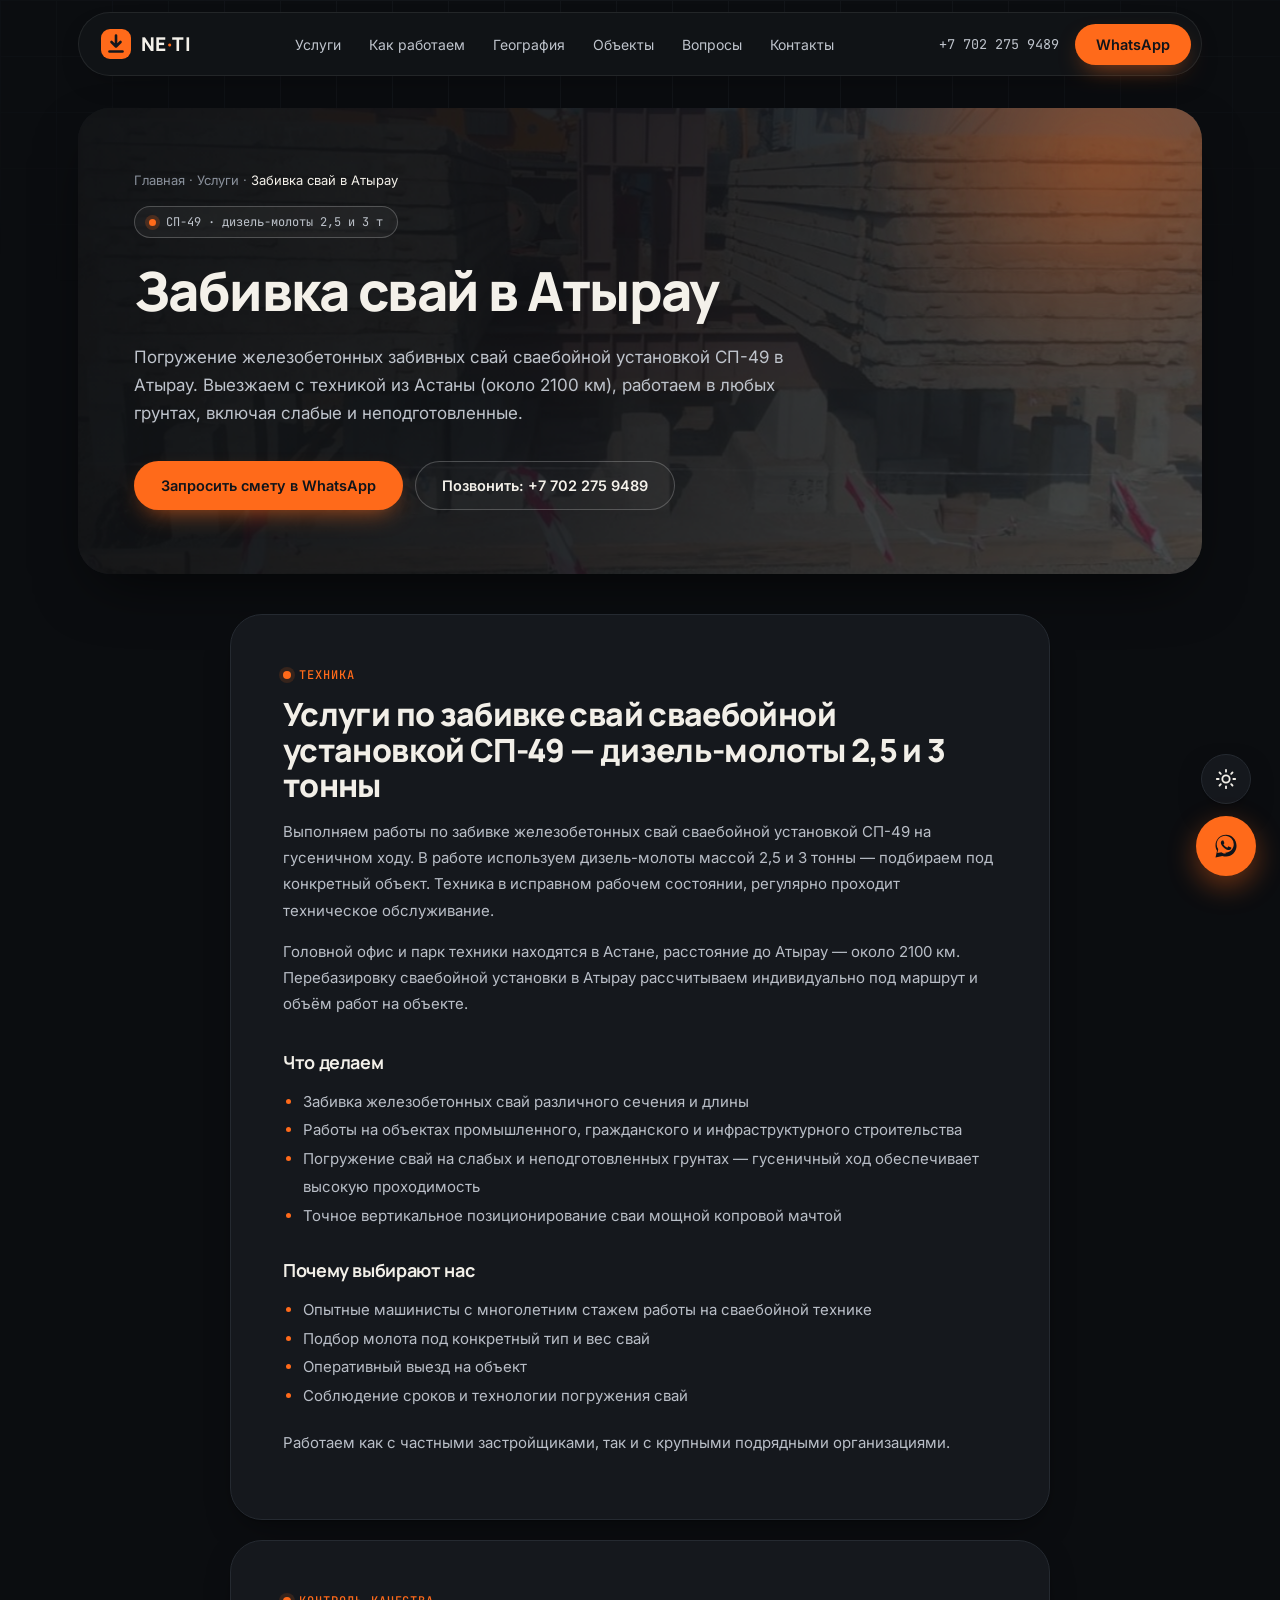
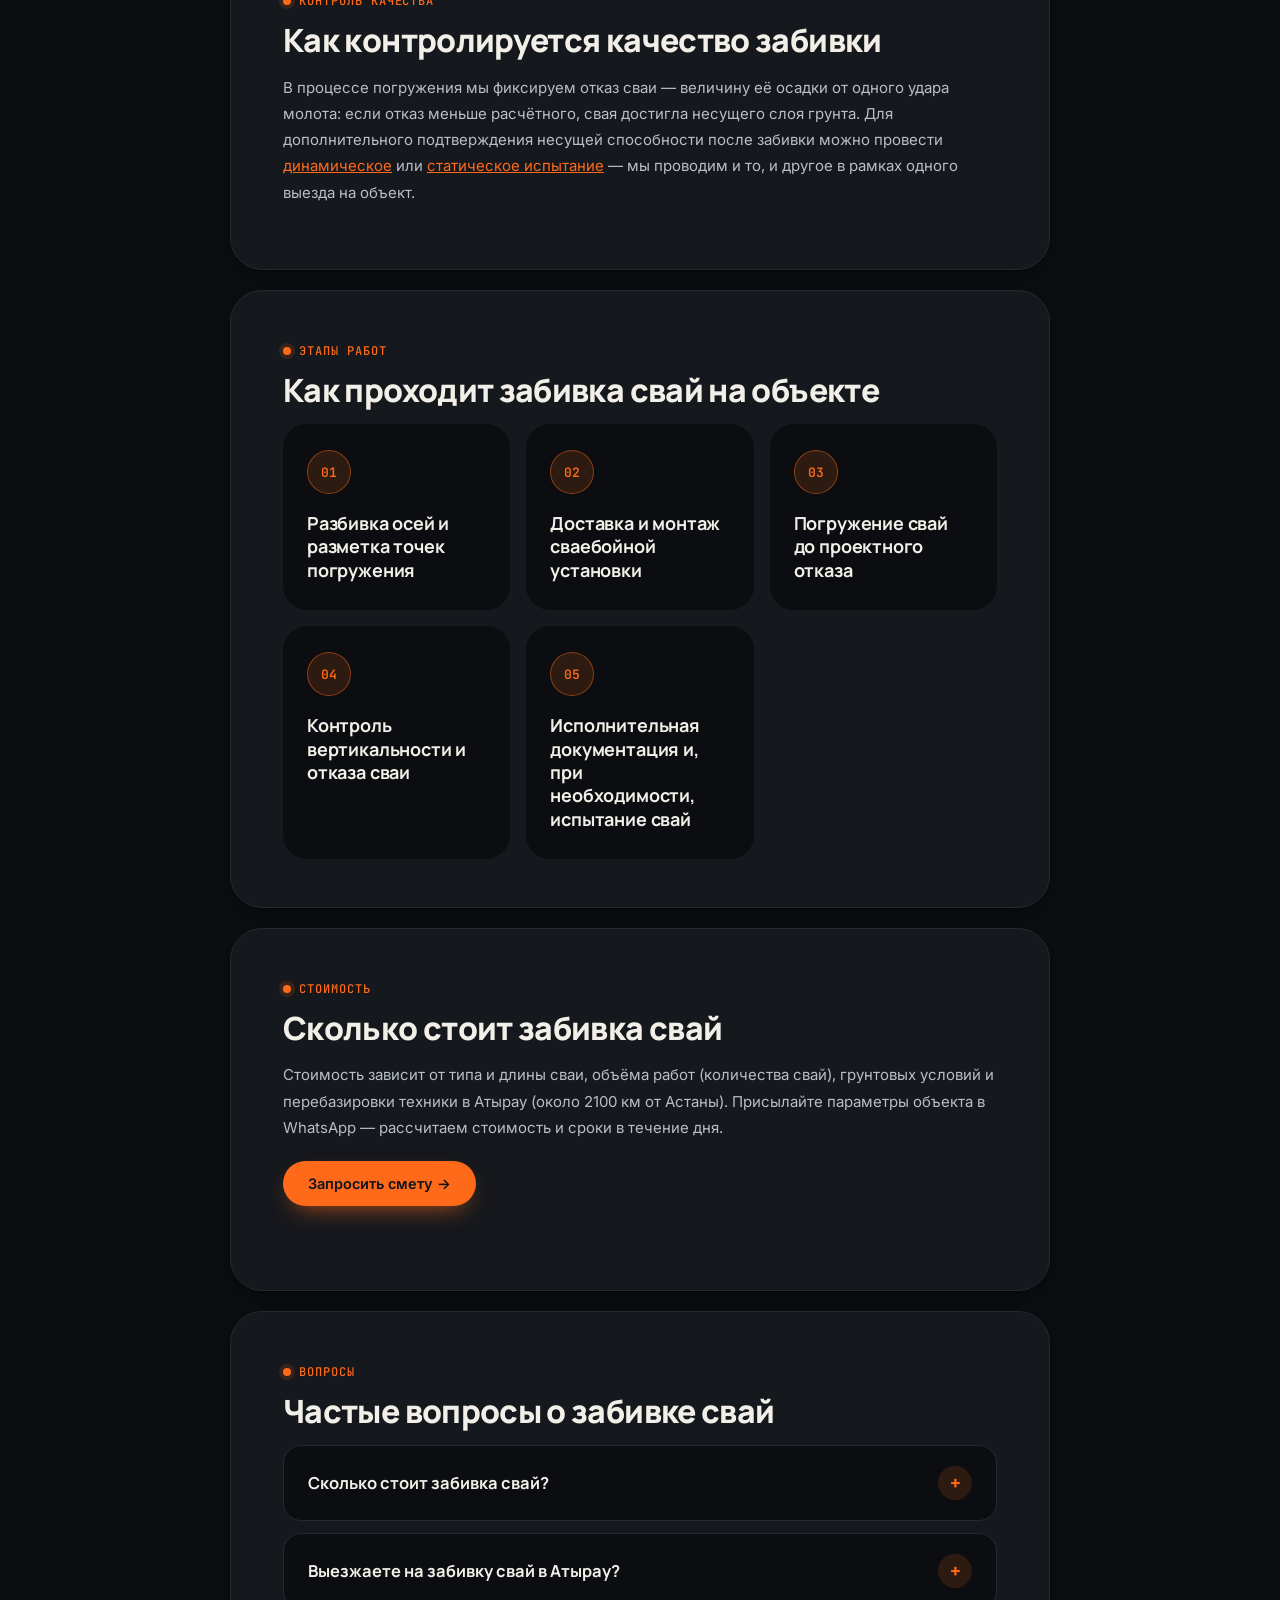
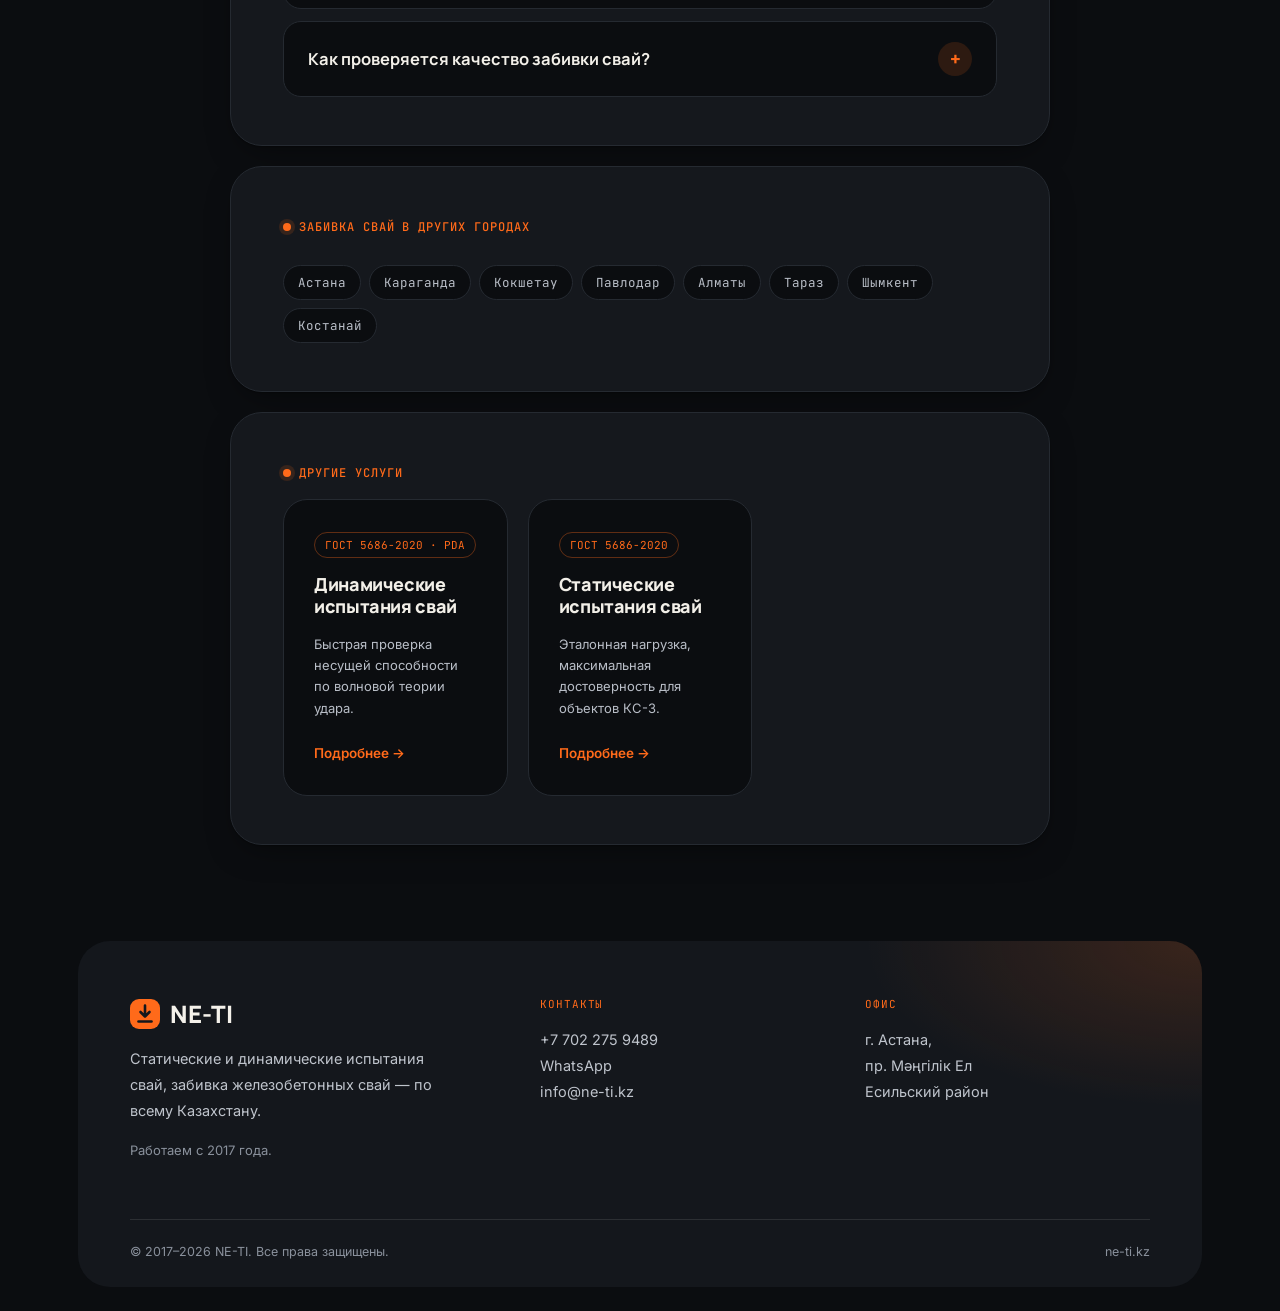
<file: zabivka-svai-atyrau/index.html>
<!DOCTYPE html>
<html lang="ru">
<head>
<script src="/js/theme-init.js"></script>
<meta charset="UTF-8">
<meta name="viewport" content="width=device-width, initial-scale=1.0">
<title>Забивка свай в Атырау — цена, смета | NE-TI</title>
<meta name="description" content="Забивка железобетонных свай сваебойной установкой СП-49 (дизель-молоты 2,5 и 3 тонны) в Атырау. Выезд техники из Астаны, опытные машинисты. Смета в течение дня.">
<meta name="keywords" content="забивка свай атырау, забивка свай, забивка железобетонных свай, сваи атырау, сваебойная установка СП-49, дизель-молот, сваебойные работы, погружение свай, свайный фундамент атырау">
<link rel="canonical" href="https://ne-ti.kz/zabivka-svai-atyrau/">

<meta property="og:type" content="website">
<meta property="og:site_name" content="NE-TI">
<meta property="og:title" content="Забивка свай в Атырау — NE-TI">
<meta property="og:description" content="Погружение железобетонных свай сваебойной установкой СП-49 в Атырау. Выезд техники из Астаны, любые грунты.">
<meta property="og:url" content="https://ne-ti.kz/zabivka-svai-atyrau/">
<meta property="og:image" content="https://ne-ti.kz/images/favicon-512.png">
<meta property="og:locale" content="ru_RU">
<meta name="robots" content="index, follow">
<meta name="geo.region" content="KZ-71">
<meta name="geo.placename" content="Астана">

<link rel="icon" href="/images/favicon.ico" sizes="any">
<link rel="icon" type="image/png" sizes="32x32" href="/images/favicon-32.png">
<link rel="apple-touch-icon" sizes="180x180" href="/images/apple-touch-icon.png">
<meta name="theme-color" content="#10141a">

<link rel="preconnect" href="https://fonts.googleapis.com">
<link rel="preconnect" href="https://fonts.gstatic.com" crossorigin>
<link href="https://fonts.googleapis.com/css2?family=Manrope:wght@500;600;700;800&family=Inter:wght@400;500;600;700&family=JetBrains+Mono:wght@400;500;600&display=swap" rel="stylesheet">
<link rel="stylesheet" href="/styles.css">

<script type="application/ld+json">
{
  "@context": "https://schema.org",
  "@type": "Service",
  "name": "Забивка свай",
  "serviceType": "Погружение железобетонных забивных свай",
  "description": "Забивка железобетонных свай сваебойной установкой СП-49, дизель-молоты 2,5 и 3 тонны, любые грунты. Выезд техники в Атырау.",
  "provider": { "@type": "ProfessionalService", "name": "NE-TI", "telephone": "+7-702-275-9489",
    "address": { "@type": "PostalAddress", "addressLocality": "Астана", "addressCountry": "KZ" } },
  "areaServed": [ { "@type": "City", "name": "Атырау" }, { "@type": "Country", "name": "Казахстан" } ],
  "url": "https://ne-ti.kz/zabivka-svai-atyrau/"
}
</script>
<script type="application/ld+json">
{
  "@context": "https://schema.org",
  "@type": "BreadcrumbList",
  "itemListElement": [
    { "@type": "ListItem", "position": 1, "name": "Главная", "item": "https://ne-ti.kz/" },
    { "@type": "ListItem", "position": 2, "name": "Услуги", "item": "https://ne-ti.kz/#services" },
    { "@type": "ListItem", "position": 3, "name": "Забивка свай в Атырау", "item": "https://ne-ti.kz/zabivka-svai-atyrau/" }
  ]
}
</script>
<script type="application/ld+json">
{
  "@context": "https://schema.org",
  "@type": "FAQPage",
  "mainEntity": [
    {
      "@type": "Question",
      "name": "Сколько стоит забивка свай?",
      "acceptedAnswer": { "@type": "Answer", "text": "Стоимость забивки зависит от типа и длины сваи, объёма работ, грунтовых условий и удалённости объекта. Присылайте параметры объекта в WhatsApp — рассчитаем стоимость и сроки в течение дня." }
    },
    {
      "@type": "Question",
      "name": "Выезжаете на забивку свай в Атырау?",
      "acceptedAnswer": { "@type": "Answer", "text": "Да, регулярно выполняем забивку свай в Атырау — головной офис и парк техники находятся в Астане (около 2100 км), перебазировка сваебойной установки рассчитывается под конкретный объект и маршрут." }
    },
    {
      "@type": "Question",
      "name": "Как проверяется качество забивки свай?",
      "acceptedAnswer": { "@type": "Answer", "text": "В процессе забивки контролируется отказ сваи — величина её погружения от одного удара молота. После погружения несущую способность можно дополнительно подтвердить динамическим или статическим испытанием." }
    }
  ]
}
</script>
</head>
<body>

<div class="grid-bg"></div>

<header>
  <div class="wrap nav">
    <a href="/" class="logo" aria-label="NE-TI — на главную"><span>NE<span class="dot">·</span>TI</span></a>
    <nav class="navlinks">
      <a href="/#services">Услуги</a>
      <a href="/#process">Как работаем</a>
      <a href="/#coverage">География</a>
      <a href="/#cases">Объекты</a>
      <a href="/#faq">Вопросы</a>
      <a href="/#contact">Контакты</a>
    </nav>
    <div class="nav-right">
      <a class="phone-link" href="tel:+77022759489">+7 702 275 9489</a>
      <a class="btn btn-accent" href="https://wa.me/77022759489?text=Здравствуйте!%20Нужна%20смета%20на%20забивку%20свай%20в%20Атырау." target="_blank" rel="noopener">WhatsApp</a>
    </div>
  </div>
</header>

<main>
  <section class="hero" style="padding-bottom:20px;">
    <div class="wrap">
      <div style="font-size:13px;color:var(--muted);margin-bottom:18px;">
        <a href="/" style="color:var(--muted);text-decoration:none;">Главная</a> ·
        <a href="/#services" style="color:var(--muted);text-decoration:none;">Услуги</a> ·
        <span style="color:var(--paper);">Забивка свай в Атырау</span>
      </div>
      <div class="eyebrow"><span class="pulse"></span> СП-49 · дизель-молоты 2,5 и 3 т</div>
      <h1 style="max-width:22ch;">Забивка свай в Атырау</h1>
      <p class="hero-sub" style="max-width:62ch;">Погружение железобетонных забивных свай сваебойной установкой СП-49 в Атырау. Выезжаем с техникой из Астаны (около 2100 км), работаем в любых грунтах, включая слабые и неподготовленные.</p>
      <div class="hero-ctas">
        <a class="btn btn-accent" href="https://wa.me/77022759489?text=Здравствуйте!%20Нужна%20смета%20на%20забивку%20свай%20в%20Атырау." target="_blank" rel="noopener">Запросить смету в WhatsApp</a>
        <a class="btn btn-ghost" href="tel:+77022759489">Позвонить: +7 702 275 9489</a>
      </div>
    </div>
  </section>

  <section>
    <div class="wrap" style="max-width:820px;">
      <div class="kicker">Техника</div>
      <h2 style="max-width:none;">Услуги по забивке свай сваебойной установкой СП-49 — дизель-молоты 2,5 и 3 тонны</h2>
      <p style="font-size:15px;line-height:1.75;color:var(--paper-dim);margin-top:16px;">
        Выполняем работы по забивке железобетонных свай сваебойной установкой СП-49 на гусеничном ходу. В работе используем дизель-молоты массой 2,5 и 3 тонны — подбираем под конкретный объект. Техника в исправном рабочем состоянии, регулярно проходит техническое обслуживание.
      </p>
      <p style="font-size:15px;line-height:1.75;color:var(--paper-dim);margin-top:14px;">
        Головной офис и парк техники находятся в Астане, расстояние до Атырау — около 2100 км. Перебазировку сваебойной установки в Атырау рассчитываем индивидуально под маршрут и объём работ на объекте.
      </p>

      <h3 style="font-size:18px;margin-top:32px;">Что делаем</h3>
      <ul style="font-size:15px;line-height:1.9;color:var(--paper-dim);margin-top:14px;padding-left:20px;">
        <li>Забивка железобетонных свай различного сечения и длины</li>
        <li>Работы на объектах промышленного, гражданского и инфраструктурного строительства</li>
        <li>Погружение свай на слабых и неподготовленных грунтах — гусеничный ход обеспечивает высокую проходимость</li>
        <li>Точное вертикальное позиционирование сваи мощной копровой мачтой</li>
      </ul>

      <h3 style="font-size:18px;margin-top:28px;">Почему выбирают нас</h3>
      <ul style="font-size:15px;line-height:1.9;color:var(--paper-dim);margin-top:14px;padding-left:20px;">
        <li>Опытные машинисты с многолетним стажем работы на сваебойной технике</li>
        <li>Подбор молота под конкретный тип и вес свай</li>
        <li>Оперативный выезд на объект</li>
        <li>Соблюдение сроков и технологии погружения свай</li>
      </ul>
      <p style="font-size:15px;line-height:1.75;color:var(--paper-dim);margin-top:20px;">
        Работаем как с частными застройщиками, так и с крупными подрядными организациями.
      </p>
    </div>
  </section>

  <section style="padding-top:0;">
    <div class="wrap" style="max-width:820px;">
      <div class="kicker">Контроль качества</div>
      <h2 style="max-width:none;">Как контролируется качество забивки</h2>
      <p style="font-size:15px;line-height:1.75;color:var(--paper-dim);margin-top:16px;">
        В процессе погружения мы фиксируем отказ сваи — величину её осадки от одного удара молота: если отказ меньше расчётного, свая достигла несущего слоя грунта. Для дополнительного подтверждения несущей способности после забивки можно провести <a href="/dinamicheskie-ispytaniya-svai/" style="color:var(--accent);">динамическое</a> или <a href="/staticheskie-ispytaniya-svai/" style="color:var(--accent);">статическое испытание</a> — мы проводим и то, и другое в рамках одного выезда на объект.
      </p>
    </div>
  </section>

  <section style="padding-top:0;">
    <div class="wrap" style="max-width:820px;">
      <div class="kicker">Этапы работ</div>
      <h2 style="max-width:none;">Как проходит забивка свай на объекте</h2>
      <div class="process" style="border-top:none;margin-top:16px;">
        <div class="process-row" style="grid-template-columns:60px 1fr;">
          <div class="p-num">01</div>
          <div class="p-title" style="grid-column:2;">Разбивка осей и разметка точек погружения</div>
        </div>
        <div class="process-row" style="grid-template-columns:60px 1fr;">
          <div class="p-num">02</div>
          <div class="p-title" style="grid-column:2;">Доставка и монтаж сваебойной установки</div>
        </div>
        <div class="process-row" style="grid-template-columns:60px 1fr;">
          <div class="p-num">03</div>
          <div class="p-title" style="grid-column:2;">Погружение свай до проектного отказа</div>
        </div>
        <div class="process-row" style="grid-template-columns:60px 1fr;">
          <div class="p-num">04</div>
          <div class="p-title" style="grid-column:2;">Контроль вертикальности и отказа сваи</div>
        </div>
        <div class="process-row" style="grid-template-columns:60px 1fr;border-bottom:none;">
          <div class="p-num">05</div>
          <div class="p-title" style="grid-column:2;">Исполнительная документация и, при необходимости, испытание свай</div>
        </div>
      </div>
    </div>
  </section>

  <section style="padding-top:0;">
    <div class="wrap" style="max-width:820px;">
      <div class="kicker">Стоимость</div>
      <h2 style="max-width:none;">Сколько стоит забивка свай</h2>
      <p style="font-size:15px;line-height:1.75;color:var(--paper-dim);margin-top:16px;">
        Стоимость зависит от типа и длины сваи, объёма работ (количества свай), грунтовых условий и перебазировки техники в Атырау (около 2100 км от Астаны). Присылайте параметры объекта в WhatsApp — рассчитаем стоимость и сроки в течение дня.
      </p>
      <div class="hero-ctas" style="margin-top:20px;">
        <a class="btn btn-accent" href="https://wa.me/77022759489?text=Здравствуйте!%20Нужна%20смета%20на%20забивку%20свай%20в%20Атырау." target="_blank" rel="noopener">Запросить смету →</a>
      </div>
    </div>
  </section>

  <section id="faq" style="padding-top:0;">
    <div class="wrap" style="max-width:820px;">
      <div class="kicker">Вопросы</div>
      <h2 style="max-width:none;">Частые вопросы о забивке свай</h2>
      <div class="faq-list" style="margin-top:16px;">
        <div class="faq-item">
          <div class="faq-q">Сколько стоит забивка свай?<span class="plus">+</span></div>
          <div class="faq-a"><p>Стоимость забивки зависит от типа и длины сваи, объёма работ, грунтовых условий и удалённости объекта. Присылайте параметры объекта в WhatsApp — рассчитаем стоимость и сроки в течение дня.</p></div>
        </div>
        <div class="faq-item">
          <div class="faq-q">Выезжаете на забивку свай в Атырау?<span class="plus">+</span></div>
          <div class="faq-a"><p>Да, регулярно выполняем забивку свай в Атырау — головной офис и парк техники находятся в Астане (около 2100 км), перебазировка сваебойной установки рассчитывается под конкретный объект и маршрут.</p></div>
        </div>
        <div class="faq-item">
          <div class="faq-q">Как проверяется качество забивки свай?<span class="plus">+</span></div>
          <div class="faq-a"><p>В процессе забивки контролируется отказ сваи — величина её погружения от одного удара молота. После погружения несущую способность можно дополнительно подтвердить динамическим или статическим испытанием.</p></div>
        </div>
      </div>
    </div>
  </section>

  <section style="padding-top:0;">
    <div class="wrap" style="max-width:820px;">
      <div class="kicker">Забивка свай в других городах</div>
      <div class="city-tags" style="margin-top:16px;">
          <a href="/zabivka-svai/" class="city-tag" style="text-decoration:none;">Астана</a>
          <a href="/zabivka-svai-karaganda/" class="city-tag" style="text-decoration:none;">Караганда</a>
          <a href="/zabivka-svai-kokshetau/" class="city-tag" style="text-decoration:none;">Кокшетау</a>
          <a href="/zabivka-svai-pavlodar/" class="city-tag" style="text-decoration:none;">Павлодар</a>
          <a href="/zabivka-svai-almaty/" class="city-tag" style="text-decoration:none;">Алматы</a>
          <a href="/zabivka-svai-taraz/" class="city-tag" style="text-decoration:none;">Тараз</a>
          <a href="/zabivka-svai-shymkent/" class="city-tag" style="text-decoration:none;">Шымкент</a>
          <a href="/zabivka-svai-kostanay/" class="city-tag" style="text-decoration:none;">Костанай</a>
      </div>
    </div>
  </section>

  <section style="padding-top:0;">
    <div class="wrap" style="max-width:820px;">
      <div class="kicker">Другие услуги</div>
      <div class="services" style="border:1px solid var(--line);">
        <div class="service">
          <span class="code">ГОСТ 5686-2020 · PDA</span>
          <h3 style="font-size:18px;">Динамические испытания свай</h3>
          <p style="font-size:13px;">Быстрая проверка несущей способности по волновой теории удара.</p>
          <a class="cta" href="/dinamicheskie-ispytaniya-svai/">Подробнее →</a>
        </div>
        <div class="service">
          <span class="code">ГОСТ 5686-2020</span>
          <h3 style="font-size:18px;">Статические испытания свай</h3>
          <p style="font-size:13px;">Эталонная нагрузка, максимальная достоверность для объектов КС-3.</p>
          <a class="cta" href="/staticheskie-ispytaniya-svai/">Подробнее →</a>
        </div>
      </div>
    </div>
  </section>
</main>

<footer id="contact">
  <div class="wrap">
    <div class="foot-grid">
      <div class="foot-col">
        <div class="foot-label">NE-TI</div>
        <p style="max-width:34ch;">Статические и динамические испытания свай, забивка железобетонных свай — по всему Казахстану.</p>
        <p style="max-width:34ch;color:var(--muted);font-size:13px;margin-top:8px;">Работаем с 2017 года.</p>
      </div>
      <div class="foot-col">
        <div class="foot-label">Контакты</div>
        <a href="tel:+77022759489">+7 702 275 9489</a>
        <a href="https://wa.me/77022759489" target="_blank" rel="noopener">WhatsApp</a>
        <a href="mailto:info@ne-ti.kz">info@ne-ti.kz</a>
      </div>
      <div class="foot-col">
        <div class="foot-label">Офис</div>
        <p>г. Астана,<br>пр. Мәңгілік Ел<br>Есильский район</p>
      </div>
    </div>
    <div class="foot-bottom">
      <span>© 2017–<span id="year"></span> NE-TI. Все права защищены.</span>
      <span>ne-ti.kz</span>
    </div>
  </div>
</footer>

<button class="theme-toggle" id="themeToggle" type="button" aria-label="Переключить тему">
  <svg class="icon-moon" viewBox="0 0 24 24" fill="none" stroke-width="2" stroke-linecap="round" stroke-linejoin="round"><path d="M21 12.79A9 9 0 1 1 11.21 3 7 7 0 0 0 21 12.79z"/></svg>
  <svg class="icon-sun" viewBox="0 0 24 24" fill="none" stroke-width="2" stroke-linecap="round" stroke-linejoin="round"><circle cx="12" cy="12" r="4"/><path d="M12 2v2M12 20v2M4.93 4.93l1.41 1.41M17.66 17.66l1.41 1.41M2 12h2M20 12h2M4.93 19.07l1.41-1.41M17.66 6.34l1.41-1.41"/></svg>
</button>

<a class="wa-float" href="https://wa.me/77022759489?text=Здравствуйте!%20Нужна%20смета%20на%20забивку%20свай%20в%20Атырау." target="_blank" rel="noopener" aria-label="Написать в WhatsApp">
  <svg viewBox="0 0 32 32" fill="#10141a"><path d="M16.02 3C9.4 3 4 8.4 4 15.02c0 2.32.63 4.5 1.75 6.38L4 29l7.78-1.7a11.9 11.9 0 0 0 4.24.78h.02c6.62 0 12-5.4 12-12.02C28.04 8.4 22.65 3 16.02 3zm0 21.7h-.02a9.7 9.7 0 0 1-4.94-1.36l-.35-.21-4.62 1.01 1.02-4.5-.23-.37a9.68 9.68 0 0 1-1.5-5.25c0-5.36 4.37-9.72 9.75-9.72 2.6 0 5.05 1.02 6.89 2.86a9.65 9.65 0 0 1 2.85 6.87c0 5.36-4.37 9.72-9.85 9.72zm5.34-7.28c-.29-.15-1.74-.86-2.01-.96-.27-.1-.47-.15-.66.15-.2.29-.76.95-.93 1.15-.17.2-.34.22-.63.07-.29-.15-1.22-.45-2.32-1.43-.86-.76-1.44-1.7-1.61-1.99-.17-.29-.02-.45.13-.6.13-.13.29-.34.44-.51.15-.17.2-.29.29-.49.1-.2.05-.37-.02-.51-.07-.15-.66-1.6-.91-2.18-.24-.58-.48-.5-.66-.51h-.56c-.2 0-.51.07-.78.37-.27.29-1.02 1-1.02 2.43s1.05 2.82 1.2 3.01c.15.2 2.07 3.17 5.03 4.44.7.3 1.25.48 1.68.62.7.22 1.34.19 1.85.11.56-.08 1.74-.71 1.98-1.4.24-.68.24-1.27.17-1.4-.07-.12-.27-.2-.56-.34z"/></svg>
</a>

<script src="/js/site.js"></script>
<script src="/js/motion.js" defer></script>
</body>
</html>
</file>
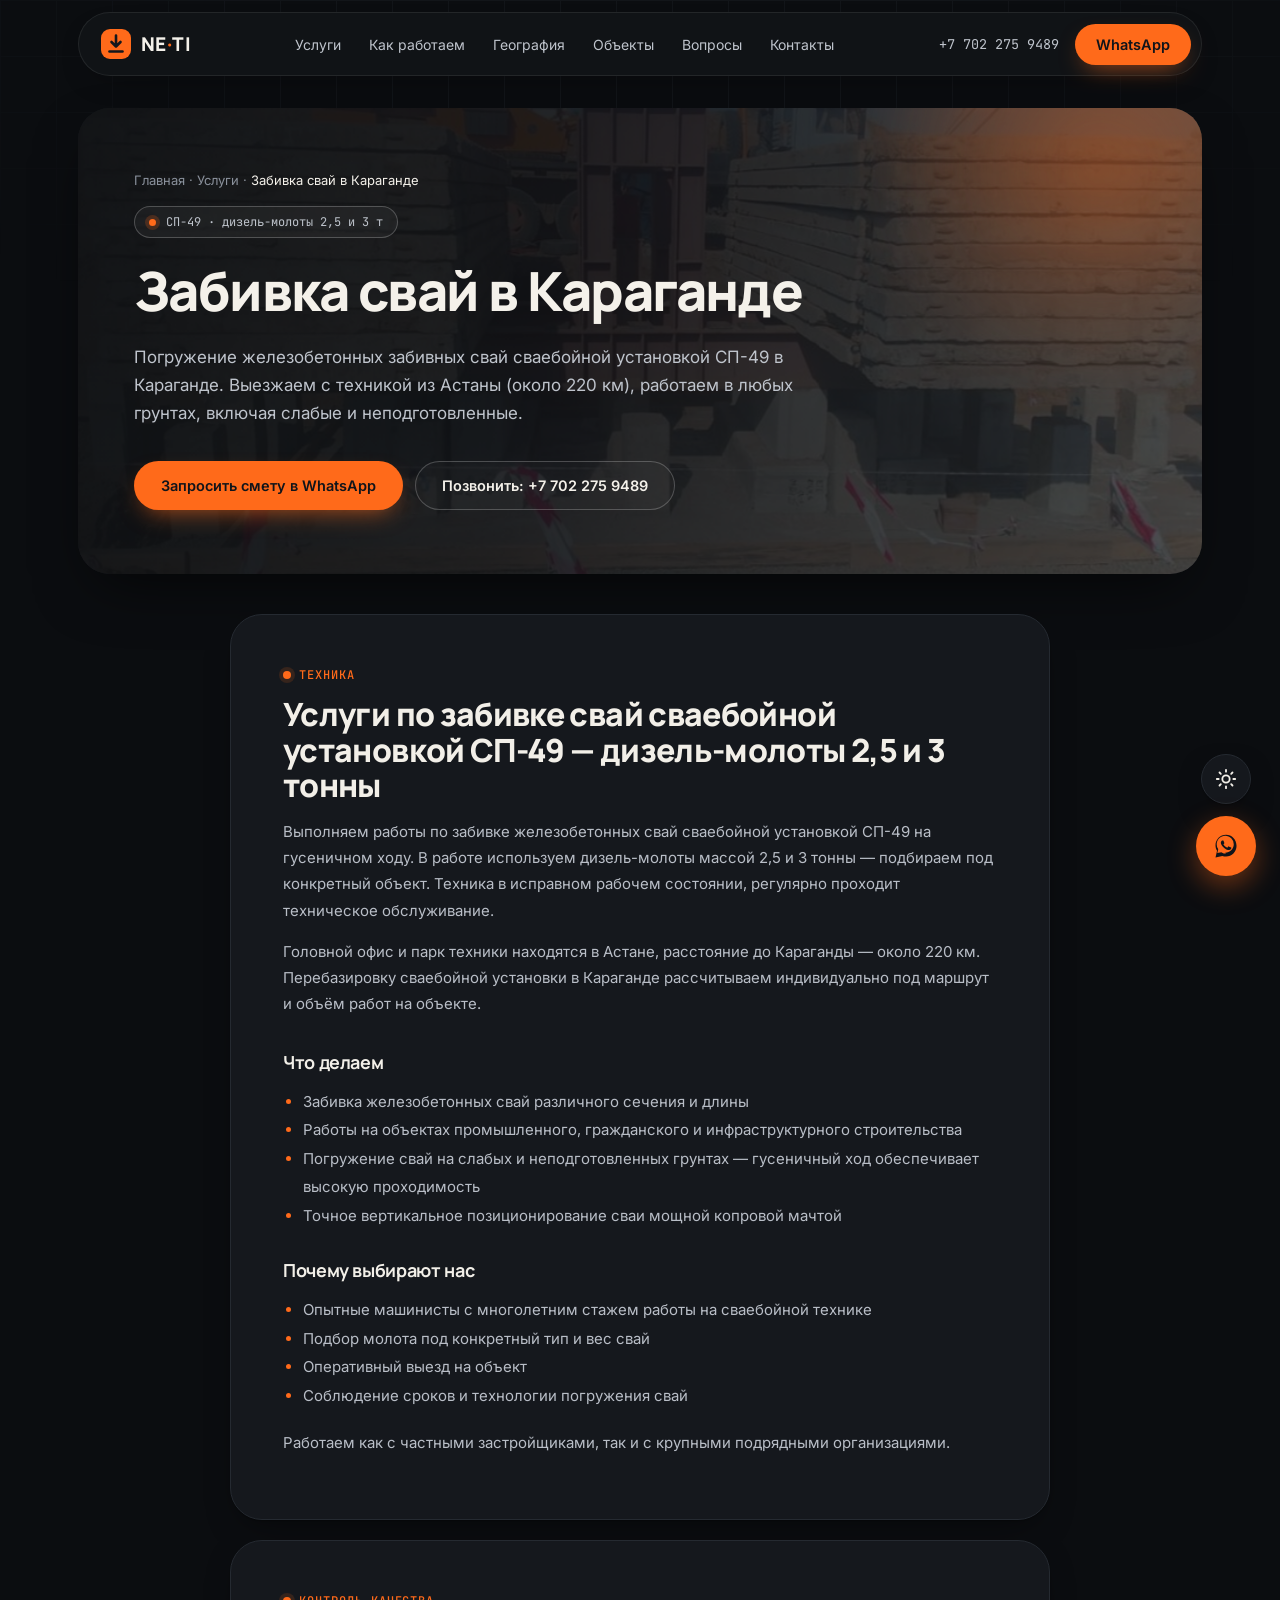
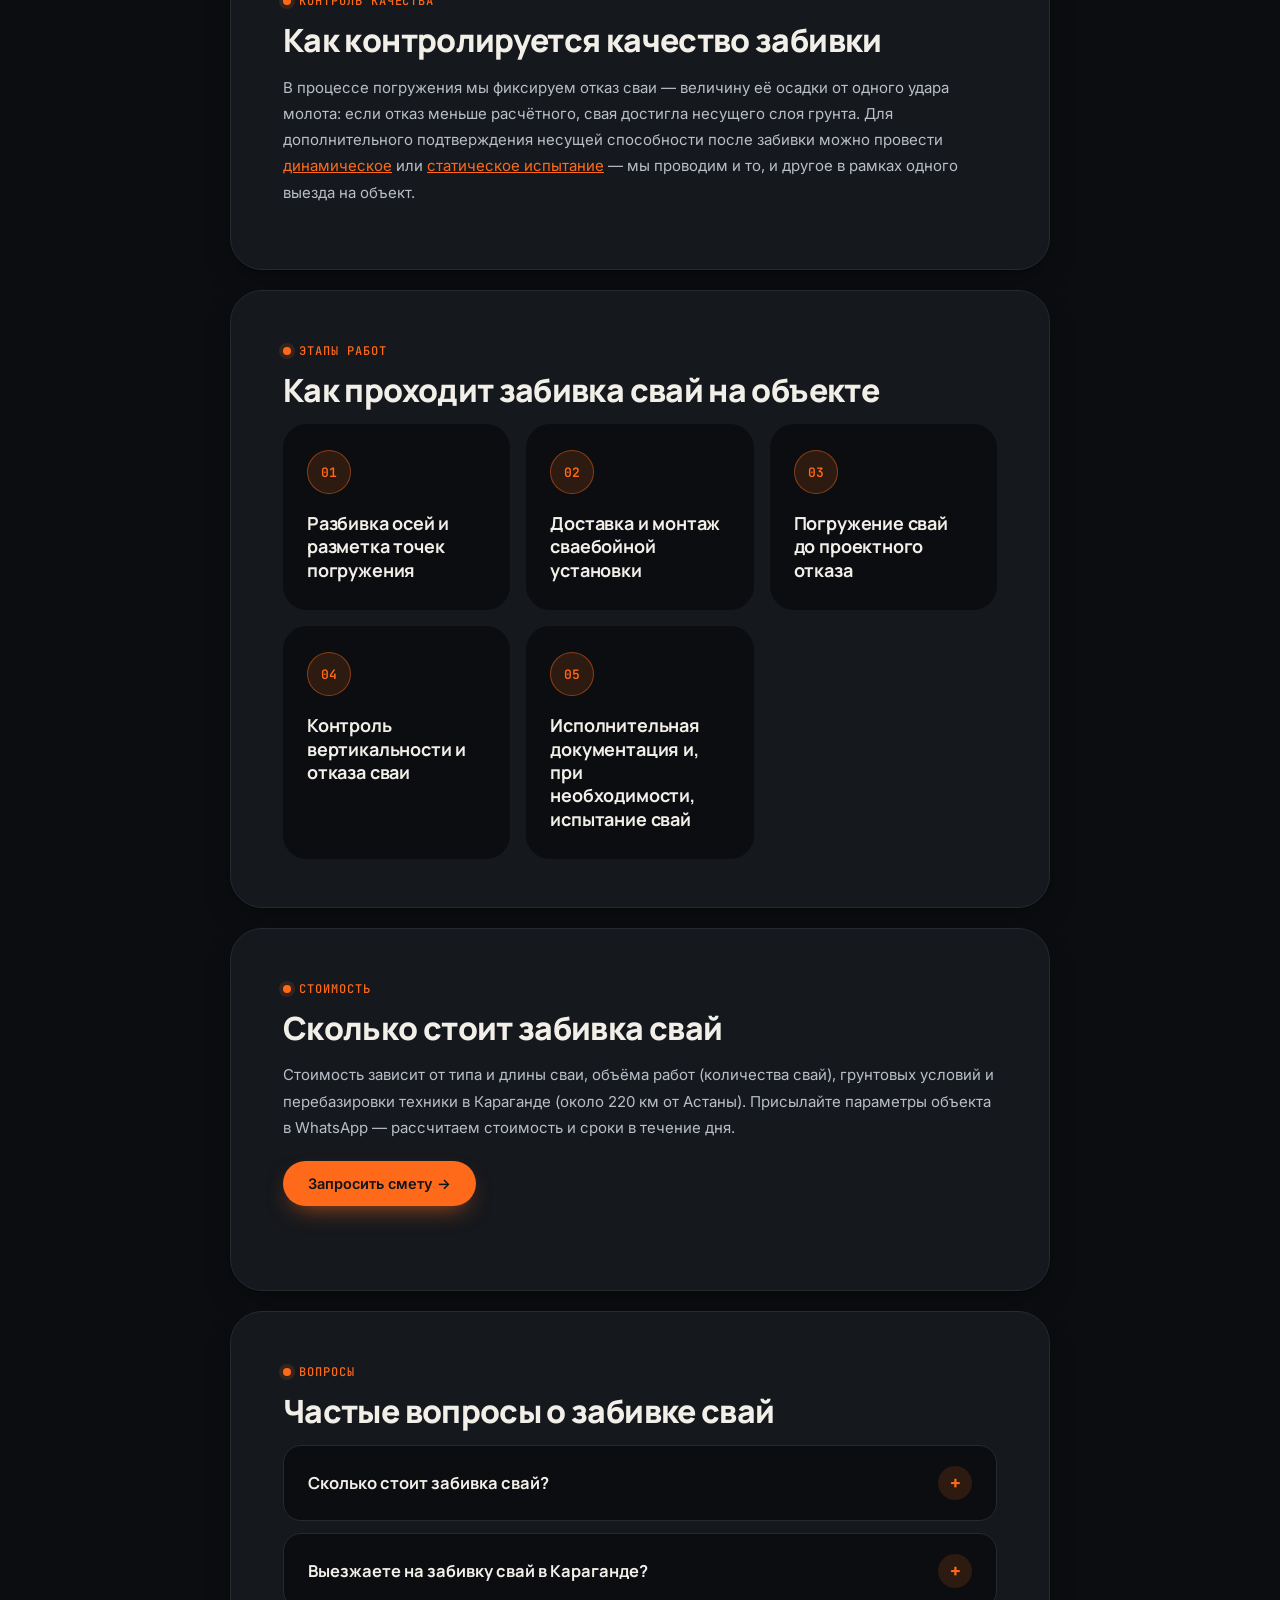
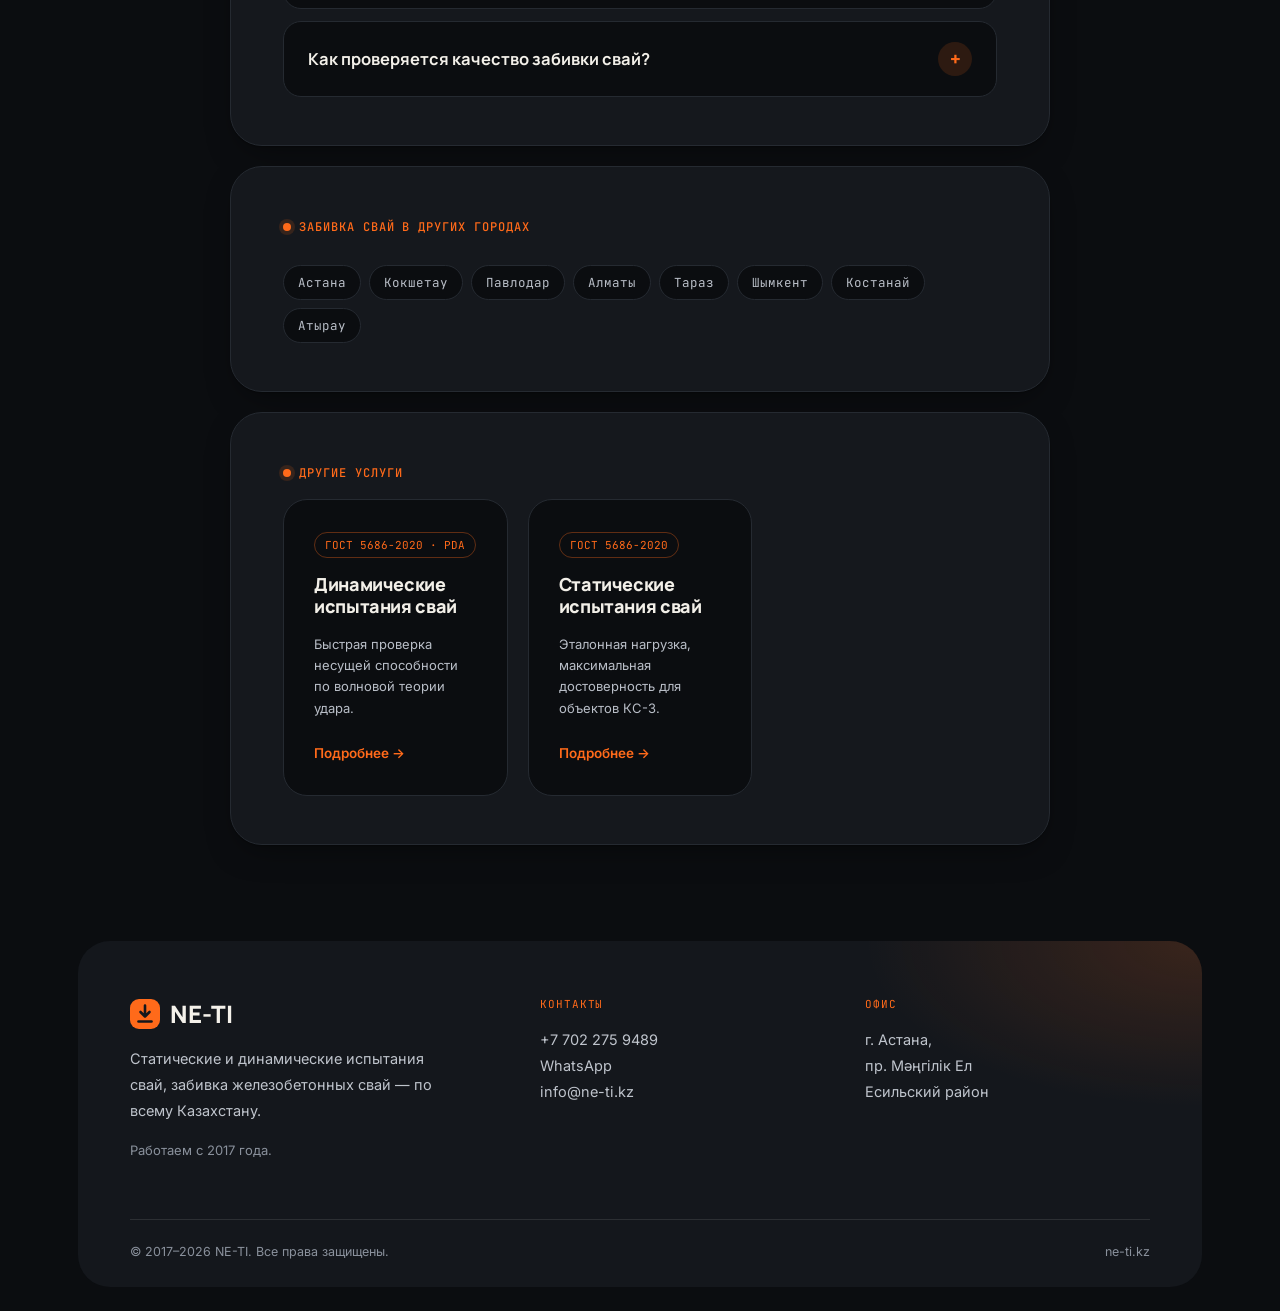
<file: zabivka-svai-karaganda/index.html>
<!DOCTYPE html>
<html lang="ru">
<head>
<script src="/js/theme-init.js"></script>
<meta charset="UTF-8">
<meta name="viewport" content="width=device-width, initial-scale=1.0">
<title>Забивка свай в Караганде — цена, смета | NE-TI</title>
<meta name="description" content="Забивка железобетонных свай сваебойной установкой СП-49 (дизель-молоты 2,5 и 3 тонны) в Караганде. Выезд техники из Астаны, опытные машинисты. Смета в течение дня.">
<meta name="keywords" content="забивка свай караганда, забивка свай, забивка железобетонных свай, сваи караганда, сваебойная установка СП-49, дизель-молот, сваебойные работы, погружение свай, свайный фундамент караганда">
<link rel="canonical" href="https://ne-ti.kz/zabivka-svai-karaganda/">

<meta property="og:type" content="website">
<meta property="og:site_name" content="NE-TI">
<meta property="og:title" content="Забивка свай в Караганде — NE-TI">
<meta property="og:description" content="Погружение железобетонных свай сваебойной установкой СП-49 в Караганде. Выезд техники из Астаны, любые грунты.">
<meta property="og:url" content="https://ne-ti.kz/zabivka-svai-karaganda/">
<meta property="og:image" content="https://ne-ti.kz/images/favicon-512.png">
<meta property="og:locale" content="ru_RU">
<meta name="robots" content="index, follow">
<meta name="geo.region" content="KZ-71">
<meta name="geo.placename" content="Астана">

<link rel="icon" href="/images/favicon.ico" sizes="any">
<link rel="icon" type="image/png" sizes="32x32" href="/images/favicon-32.png">
<link rel="apple-touch-icon" sizes="180x180" href="/images/apple-touch-icon.png">
<meta name="theme-color" content="#10141a">

<link rel="preconnect" href="https://fonts.googleapis.com">
<link rel="preconnect" href="https://fonts.gstatic.com" crossorigin>
<link href="https://fonts.googleapis.com/css2?family=Manrope:wght@500;600;700;800&family=Inter:wght@400;500;600;700&family=JetBrains+Mono:wght@400;500;600&display=swap" rel="stylesheet">
<link rel="stylesheet" href="/styles.css">

<script type="application/ld+json">
{
  "@context": "https://schema.org",
  "@type": "Service",
  "name": "Забивка свай",
  "serviceType": "Погружение железобетонных забивных свай",
  "description": "Забивка железобетонных свай сваебойной установкой СП-49, дизель-молоты 2,5 и 3 тонны, любые грунты. Выезд техники в Караганде.",
  "provider": { "@type": "ProfessionalService", "name": "NE-TI", "telephone": "+7-702-275-9489",
    "address": { "@type": "PostalAddress", "addressLocality": "Астана", "addressCountry": "KZ" } },
  "areaServed": [ { "@type": "City", "name": "Караганда" }, { "@type": "Country", "name": "Казахстан" } ],
  "url": "https://ne-ti.kz/zabivka-svai-karaganda/"
}
</script>
<script type="application/ld+json">
{
  "@context": "https://schema.org",
  "@type": "BreadcrumbList",
  "itemListElement": [
    { "@type": "ListItem", "position": 1, "name": "Главная", "item": "https://ne-ti.kz/" },
    { "@type": "ListItem", "position": 2, "name": "Услуги", "item": "https://ne-ti.kz/#services" },
    { "@type": "ListItem", "position": 3, "name": "Забивка свай в Караганде", "item": "https://ne-ti.kz/zabivka-svai-karaganda/" }
  ]
}
</script>
<script type="application/ld+json">
{
  "@context": "https://schema.org",
  "@type": "FAQPage",
  "mainEntity": [
    {
      "@type": "Question",
      "name": "Сколько стоит забивка свай?",
      "acceptedAnswer": { "@type": "Answer", "text": "Стоимость забивки зависит от типа и длины сваи, объёма работ, грунтовых условий и удалённости объекта. Присылайте параметры объекта в WhatsApp — рассчитаем стоимость и сроки в течение дня." }
    },
    {
      "@type": "Question",
      "name": "Выезжаете на забивку свай в Караганде?",
      "acceptedAnswer": { "@type": "Answer", "text": "Да, регулярно выполняем забивку свай в Караганде — головной офис и парк техники находятся в Астане (около 220 км), перебазировка сваебойной установки рассчитывается под конкретный объект и маршрут." }
    },
    {
      "@type": "Question",
      "name": "Как проверяется качество забивки свай?",
      "acceptedAnswer": { "@type": "Answer", "text": "В процессе забивки контролируется отказ сваи — величина её погружения от одного удара молота. После погружения несущую способность можно дополнительно подтвердить динамическим или статическим испытанием." }
    }
  ]
}
</script>
</head>
<body>

<div class="grid-bg"></div>

<header>
  <div class="wrap nav">
    <a href="/" class="logo" aria-label="NE-TI — на главную"><span>NE<span class="dot">·</span>TI</span></a>
    <nav class="navlinks">
      <a href="/#services">Услуги</a>
      <a href="/#process">Как работаем</a>
      <a href="/#coverage">География</a>
      <a href="/#cases">Объекты</a>
      <a href="/#faq">Вопросы</a>
      <a href="/#contact">Контакты</a>
    </nav>
    <div class="nav-right">
      <a class="phone-link" href="tel:+77022759489">+7 702 275 9489</a>
      <a class="btn btn-accent" href="https://wa.me/77022759489?text=Здравствуйте!%20Нужна%20смета%20на%20забивку%20свай%20в%20Караганде." target="_blank" rel="noopener">WhatsApp</a>
    </div>
  </div>
</header>

<main>
  <section class="hero" style="padding-bottom:20px;">
    <div class="wrap">
      <div style="font-size:13px;color:var(--muted);margin-bottom:18px;">
        <a href="/" style="color:var(--muted);text-decoration:none;">Главная</a> ·
        <a href="/#services" style="color:var(--muted);text-decoration:none;">Услуги</a> ·
        <span style="color:var(--paper);">Забивка свай в Караганде</span>
      </div>
      <div class="eyebrow"><span class="pulse"></span> СП-49 · дизель-молоты 2,5 и 3 т</div>
      <h1 style="max-width:22ch;">Забивка свай в Караганде</h1>
      <p class="hero-sub" style="max-width:62ch;">Погружение железобетонных забивных свай сваебойной установкой СП-49 в Караганде. Выезжаем с техникой из Астаны (около 220 км), работаем в любых грунтах, включая слабые и неподготовленные.</p>
      <div class="hero-ctas">
        <a class="btn btn-accent" href="https://wa.me/77022759489?text=Здравствуйте!%20Нужна%20смета%20на%20забивку%20свай%20в%20Караганде." target="_blank" rel="noopener">Запросить смету в WhatsApp</a>
        <a class="btn btn-ghost" href="tel:+77022759489">Позвонить: +7 702 275 9489</a>
      </div>
    </div>
  </section>

  <section>
    <div class="wrap" style="max-width:820px;">
      <div class="kicker">Техника</div>
      <h2 style="max-width:none;">Услуги по забивке свай сваебойной установкой СП-49 — дизель-молоты 2,5 и 3 тонны</h2>
      <p style="font-size:15px;line-height:1.75;color:var(--paper-dim);margin-top:16px;">
        Выполняем работы по забивке железобетонных свай сваебойной установкой СП-49 на гусеничном ходу. В работе используем дизель-молоты массой 2,5 и 3 тонны — подбираем под конкретный объект. Техника в исправном рабочем состоянии, регулярно проходит техническое обслуживание.
      </p>
      <p style="font-size:15px;line-height:1.75;color:var(--paper-dim);margin-top:14px;">
        Головной офис и парк техники находятся в Астане, расстояние до Караганды — около 220 км. Перебазировку сваебойной установки в Караганде рассчитываем индивидуально под маршрут и объём работ на объекте.
      </p>

      <h3 style="font-size:18px;margin-top:32px;">Что делаем</h3>
      <ul style="font-size:15px;line-height:1.9;color:var(--paper-dim);margin-top:14px;padding-left:20px;">
        <li>Забивка железобетонных свай различного сечения и длины</li>
        <li>Работы на объектах промышленного, гражданского и инфраструктурного строительства</li>
        <li>Погружение свай на слабых и неподготовленных грунтах — гусеничный ход обеспечивает высокую проходимость</li>
        <li>Точное вертикальное позиционирование сваи мощной копровой мачтой</li>
      </ul>

      <h3 style="font-size:18px;margin-top:28px;">Почему выбирают нас</h3>
      <ul style="font-size:15px;line-height:1.9;color:var(--paper-dim);margin-top:14px;padding-left:20px;">
        <li>Опытные машинисты с многолетним стажем работы на сваебойной технике</li>
        <li>Подбор молота под конкретный тип и вес свай</li>
        <li>Оперативный выезд на объект</li>
        <li>Соблюдение сроков и технологии погружения свай</li>
      </ul>
      <p style="font-size:15px;line-height:1.75;color:var(--paper-dim);margin-top:20px;">
        Работаем как с частными застройщиками, так и с крупными подрядными организациями.
      </p>
    </div>
  </section>

  <section style="padding-top:0;">
    <div class="wrap" style="max-width:820px;">
      <div class="kicker">Контроль качества</div>
      <h2 style="max-width:none;">Как контролируется качество забивки</h2>
      <p style="font-size:15px;line-height:1.75;color:var(--paper-dim);margin-top:16px;">
        В процессе погружения мы фиксируем отказ сваи — величину её осадки от одного удара молота: если отказ меньше расчётного, свая достигла несущего слоя грунта. Для дополнительного подтверждения несущей способности после забивки можно провести <a href="/dinamicheskie-ispytaniya-svai/" style="color:var(--accent);">динамическое</a> или <a href="/staticheskie-ispytaniya-svai/" style="color:var(--accent);">статическое испытание</a> — мы проводим и то, и другое в рамках одного выезда на объект.
      </p>
    </div>
  </section>

  <section style="padding-top:0;">
    <div class="wrap" style="max-width:820px;">
      <div class="kicker">Этапы работ</div>
      <h2 style="max-width:none;">Как проходит забивка свай на объекте</h2>
      <div class="process" style="border-top:none;margin-top:16px;">
        <div class="process-row" style="grid-template-columns:60px 1fr;">
          <div class="p-num">01</div>
          <div class="p-title" style="grid-column:2;">Разбивка осей и разметка точек погружения</div>
        </div>
        <div class="process-row" style="grid-template-columns:60px 1fr;">
          <div class="p-num">02</div>
          <div class="p-title" style="grid-column:2;">Доставка и монтаж сваебойной установки</div>
        </div>
        <div class="process-row" style="grid-template-columns:60px 1fr;">
          <div class="p-num">03</div>
          <div class="p-title" style="grid-column:2;">Погружение свай до проектного отказа</div>
        </div>
        <div class="process-row" style="grid-template-columns:60px 1fr;">
          <div class="p-num">04</div>
          <div class="p-title" style="grid-column:2;">Контроль вертикальности и отказа сваи</div>
        </div>
        <div class="process-row" style="grid-template-columns:60px 1fr;border-bottom:none;">
          <div class="p-num">05</div>
          <div class="p-title" style="grid-column:2;">Исполнительная документация и, при необходимости, испытание свай</div>
        </div>
      </div>
    </div>
  </section>

  <section style="padding-top:0;">
    <div class="wrap" style="max-width:820px;">
      <div class="kicker">Стоимость</div>
      <h2 style="max-width:none;">Сколько стоит забивка свай</h2>
      <p style="font-size:15px;line-height:1.75;color:var(--paper-dim);margin-top:16px;">
        Стоимость зависит от типа и длины сваи, объёма работ (количества свай), грунтовых условий и перебазировки техники в Караганде (около 220 км от Астаны). Присылайте параметры объекта в WhatsApp — рассчитаем стоимость и сроки в течение дня.
      </p>
      <div class="hero-ctas" style="margin-top:20px;">
        <a class="btn btn-accent" href="https://wa.me/77022759489?text=Здравствуйте!%20Нужна%20смета%20на%20забивку%20свай%20в%20Караганде." target="_blank" rel="noopener">Запросить смету →</a>
      </div>
    </div>
  </section>

  <section id="faq" style="padding-top:0;">
    <div class="wrap" style="max-width:820px;">
      <div class="kicker">Вопросы</div>
      <h2 style="max-width:none;">Частые вопросы о забивке свай</h2>
      <div class="faq-list" style="margin-top:16px;">
        <div class="faq-item">
          <div class="faq-q">Сколько стоит забивка свай?<span class="plus">+</span></div>
          <div class="faq-a"><p>Стоимость забивки зависит от типа и длины сваи, объёма работ, грунтовых условий и удалённости объекта. Присылайте параметры объекта в WhatsApp — рассчитаем стоимость и сроки в течение дня.</p></div>
        </div>
        <div class="faq-item">
          <div class="faq-q">Выезжаете на забивку свай в Караганде?<span class="plus">+</span></div>
          <div class="faq-a"><p>Да, регулярно выполняем забивку свай в Караганде — головной офис и парк техники находятся в Астане (около 220 км), перебазировка сваебойной установки рассчитывается под конкретный объект и маршрут.</p></div>
        </div>
        <div class="faq-item">
          <div class="faq-q">Как проверяется качество забивки свай?<span class="plus">+</span></div>
          <div class="faq-a"><p>В процессе забивки контролируется отказ сваи — величина её погружения от одного удара молота. После погружения несущую способность можно дополнительно подтвердить динамическим или статическим испытанием.</p></div>
        </div>
      </div>
    </div>
  </section>

  <section style="padding-top:0;">
    <div class="wrap" style="max-width:820px;">
      <div class="kicker">Забивка свай в других городах</div>
      <div class="city-tags" style="margin-top:16px;">
          <a href="/zabivka-svai/" class="city-tag" style="text-decoration:none;">Астана</a>
          <a href="/zabivka-svai-kokshetau/" class="city-tag" style="text-decoration:none;">Кокшетау</a>
          <a href="/zabivka-svai-pavlodar/" class="city-tag" style="text-decoration:none;">Павлодар</a>
          <a href="/zabivka-svai-almaty/" class="city-tag" style="text-decoration:none;">Алматы</a>
          <a href="/zabivka-svai-taraz/" class="city-tag" style="text-decoration:none;">Тараз</a>
          <a href="/zabivka-svai-shymkent/" class="city-tag" style="text-decoration:none;">Шымкент</a>
          <a href="/zabivka-svai-kostanay/" class="city-tag" style="text-decoration:none;">Костанай</a>
          <a href="/zabivka-svai-atyrau/" class="city-tag" style="text-decoration:none;">Атырау</a>
      </div>
    </div>
  </section>

  <section style="padding-top:0;">
    <div class="wrap" style="max-width:820px;">
      <div class="kicker">Другие услуги</div>
      <div class="services" style="border:1px solid var(--line);">
        <div class="service">
          <span class="code">ГОСТ 5686-2020 · PDA</span>
          <h3 style="font-size:18px;">Динамические испытания свай</h3>
          <p style="font-size:13px;">Быстрая проверка несущей способности по волновой теории удара.</p>
          <a class="cta" href="/dinamicheskie-ispytaniya-svai/">Подробнее →</a>
        </div>
        <div class="service">
          <span class="code">ГОСТ 5686-2020</span>
          <h3 style="font-size:18px;">Статические испытания свай</h3>
          <p style="font-size:13px;">Эталонная нагрузка, максимальная достоверность для объектов КС-3.</p>
          <a class="cta" href="/staticheskie-ispytaniya-svai/">Подробнее →</a>
        </div>
      </div>
    </div>
  </section>
</main>

<footer id="contact">
  <div class="wrap">
    <div class="foot-grid">
      <div class="foot-col">
        <div class="foot-label">NE-TI</div>
        <p style="max-width:34ch;">Статические и динамические испытания свай, забивка железобетонных свай — по всему Казахстану.</p>
        <p style="max-width:34ch;color:var(--muted);font-size:13px;margin-top:8px;">Работаем с 2017 года.</p>
      </div>
      <div class="foot-col">
        <div class="foot-label">Контакты</div>
        <a href="tel:+77022759489">+7 702 275 9489</a>
        <a href="https://wa.me/77022759489" target="_blank" rel="noopener">WhatsApp</a>
        <a href="mailto:info@ne-ti.kz">info@ne-ti.kz</a>
      </div>
      <div class="foot-col">
        <div class="foot-label">Офис</div>
        <p>г. Астана,<br>пр. Мәңгілік Ел<br>Есильский район</p>
      </div>
    </div>
    <div class="foot-bottom">
      <span>© 2017–<span id="year"></span> NE-TI. Все права защищены.</span>
      <span>ne-ti.kz</span>
    </div>
  </div>
</footer>

<button class="theme-toggle" id="themeToggle" type="button" aria-label="Переключить тему">
  <svg class="icon-moon" viewBox="0 0 24 24" fill="none" stroke-width="2" stroke-linecap="round" stroke-linejoin="round"><path d="M21 12.79A9 9 0 1 1 11.21 3 7 7 0 0 0 21 12.79z"/></svg>
  <svg class="icon-sun" viewBox="0 0 24 24" fill="none" stroke-width="2" stroke-linecap="round" stroke-linejoin="round"><circle cx="12" cy="12" r="4"/><path d="M12 2v2M12 20v2M4.93 4.93l1.41 1.41M17.66 17.66l1.41 1.41M2 12h2M20 12h2M4.93 19.07l1.41-1.41M17.66 6.34l1.41-1.41"/></svg>
</button>

<a class="wa-float" href="https://wa.me/77022759489?text=Здравствуйте!%20Нужна%20смета%20на%20забивку%20свай%20в%20Караганде." target="_blank" rel="noopener" aria-label="Написать в WhatsApp">
  <svg viewBox="0 0 32 32" fill="#10141a"><path d="M16.02 3C9.4 3 4 8.4 4 15.02c0 2.32.63 4.5 1.75 6.38L4 29l7.78-1.7a11.9 11.9 0 0 0 4.24.78h.02c6.62 0 12-5.4 12-12.02C28.04 8.4 22.65 3 16.02 3zm0 21.7h-.02a9.7 9.7 0 0 1-4.94-1.36l-.35-.21-4.62 1.01 1.02-4.5-.23-.37a9.68 9.68 0 0 1-1.5-5.25c0-5.36 4.37-9.72 9.75-9.72 2.6 0 5.05 1.02 6.89 2.86a9.65 9.65 0 0 1 2.85 6.87c0 5.36-4.37 9.72-9.85 9.72zm5.34-7.28c-.29-.15-1.74-.86-2.01-.96-.27-.1-.47-.15-.66.15-.2.29-.76.95-.93 1.15-.17.2-.34.22-.63.07-.29-.15-1.22-.45-2.32-1.43-.86-.76-1.44-1.7-1.61-1.99-.17-.29-.02-.45.13-.6.13-.13.29-.34.44-.51.15-.17.2-.29.29-.49.1-.2.05-.37-.02-.51-.07-.15-.66-1.6-.91-2.18-.24-.58-.48-.5-.66-.51h-.56c-.2 0-.51.07-.78.37-.27.29-1.02 1-1.02 2.43s1.05 2.82 1.2 3.01c.15.2 2.07 3.17 5.03 4.44.7.3 1.25.48 1.68.62.7.22 1.34.19 1.85.11.56-.08 1.74-.71 1.98-1.4.24-.68.24-1.27.17-1.4-.07-.12-.27-.2-.56-.34z"/></svg>
</a>

<script src="/js/site.js"></script>
<script src="/js/motion.js" defer></script>
</body>
</html>
</file>
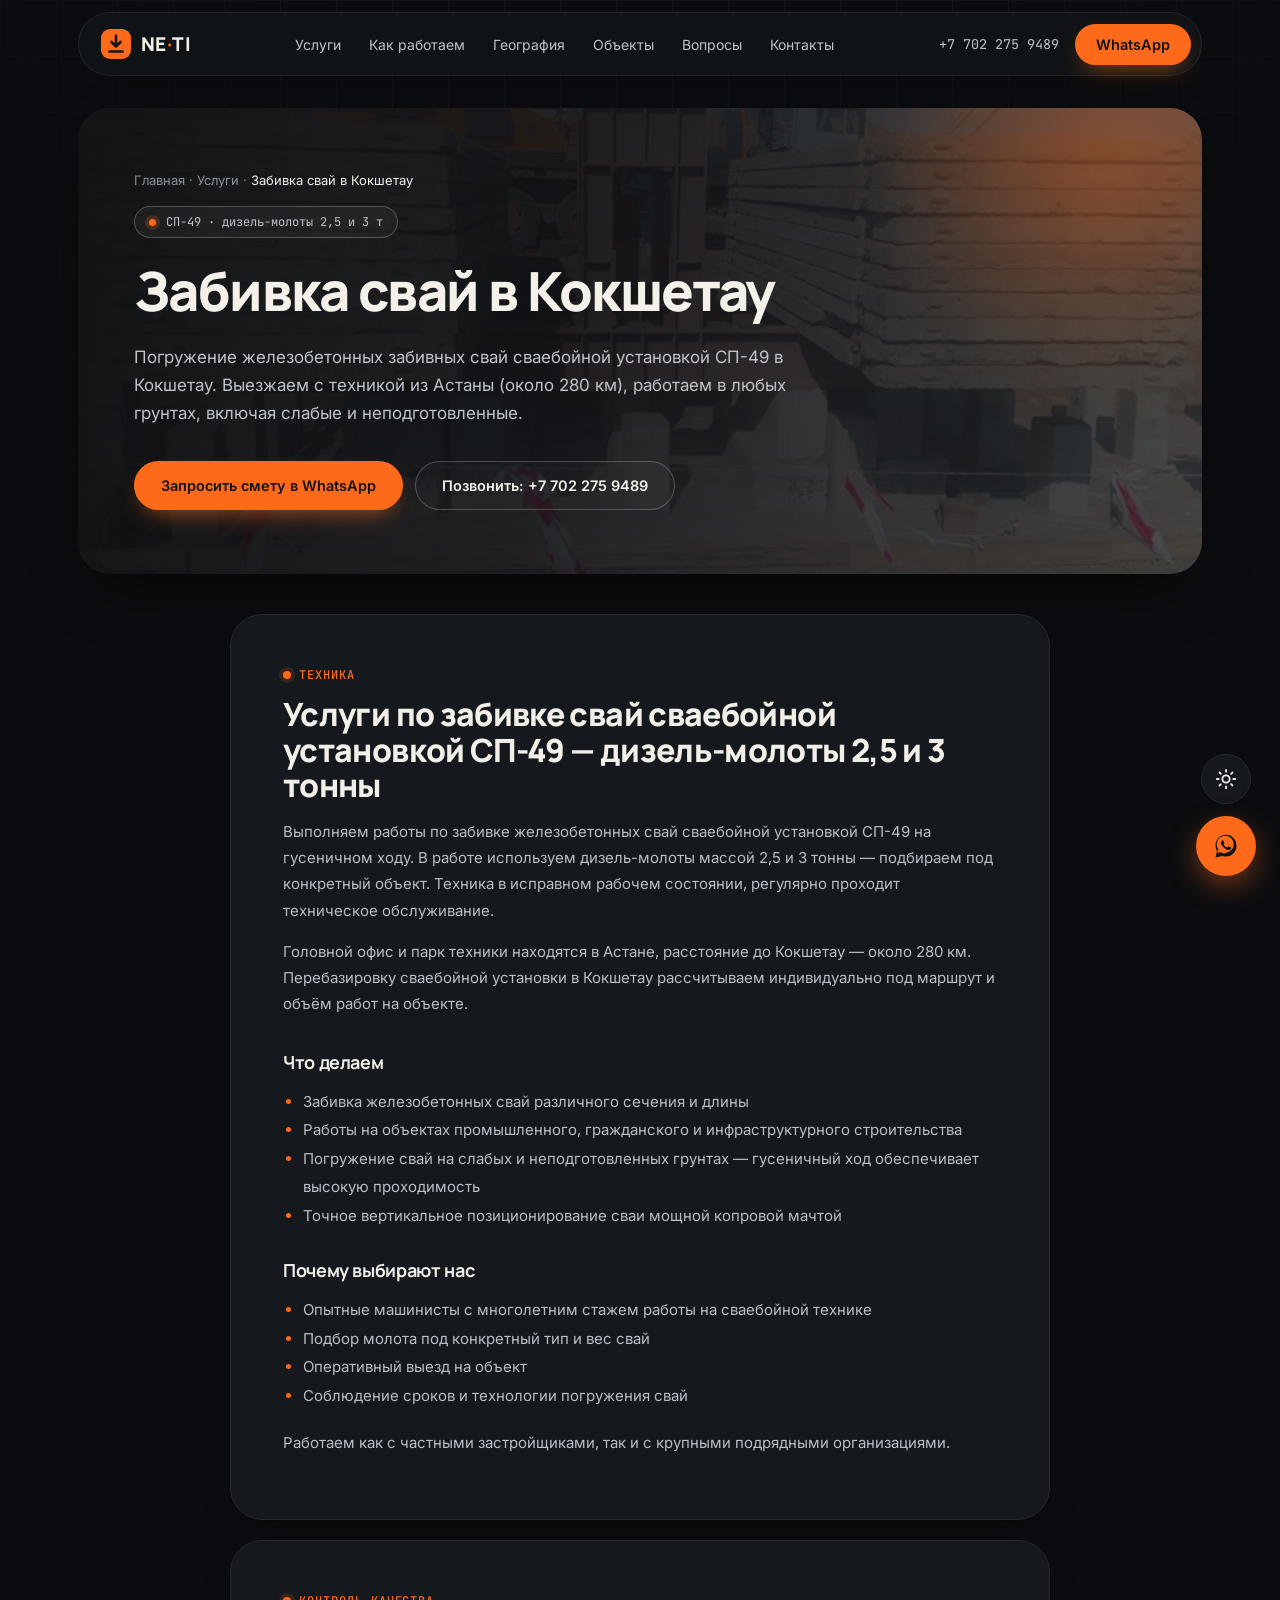
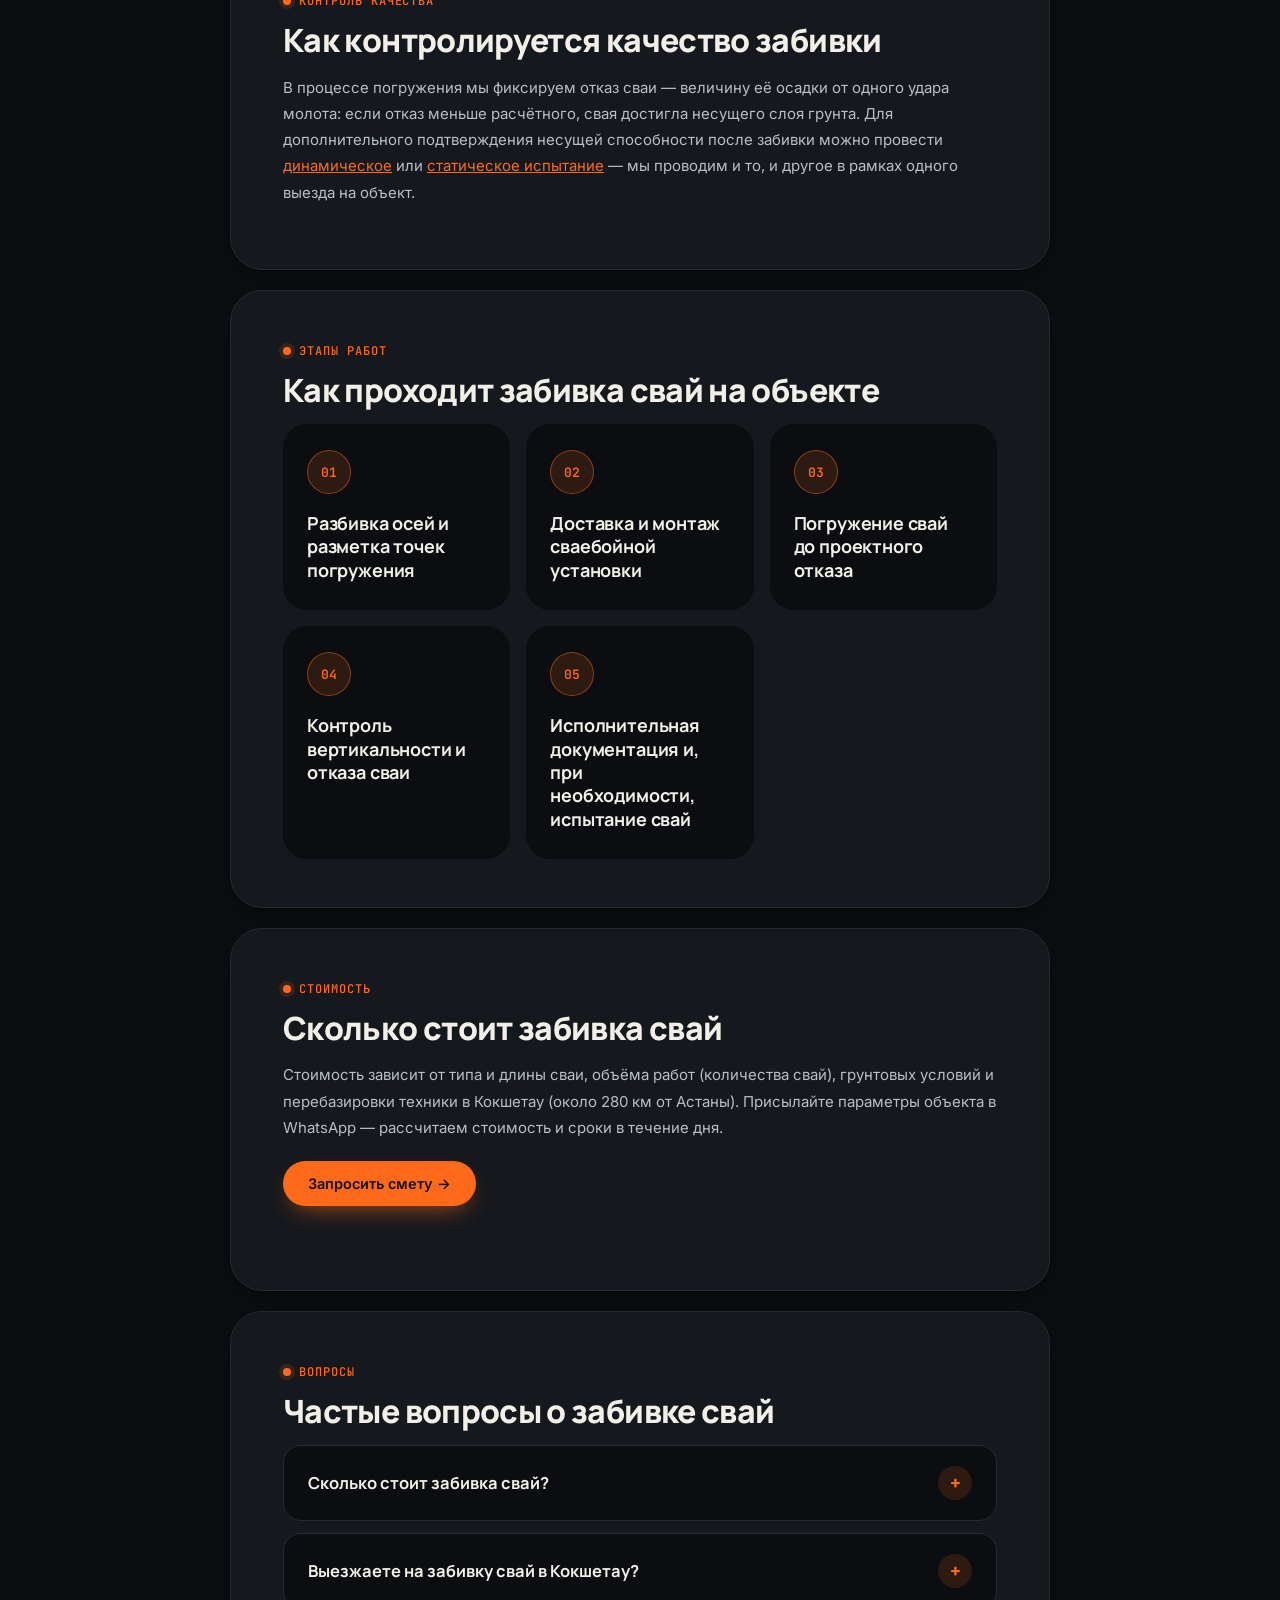
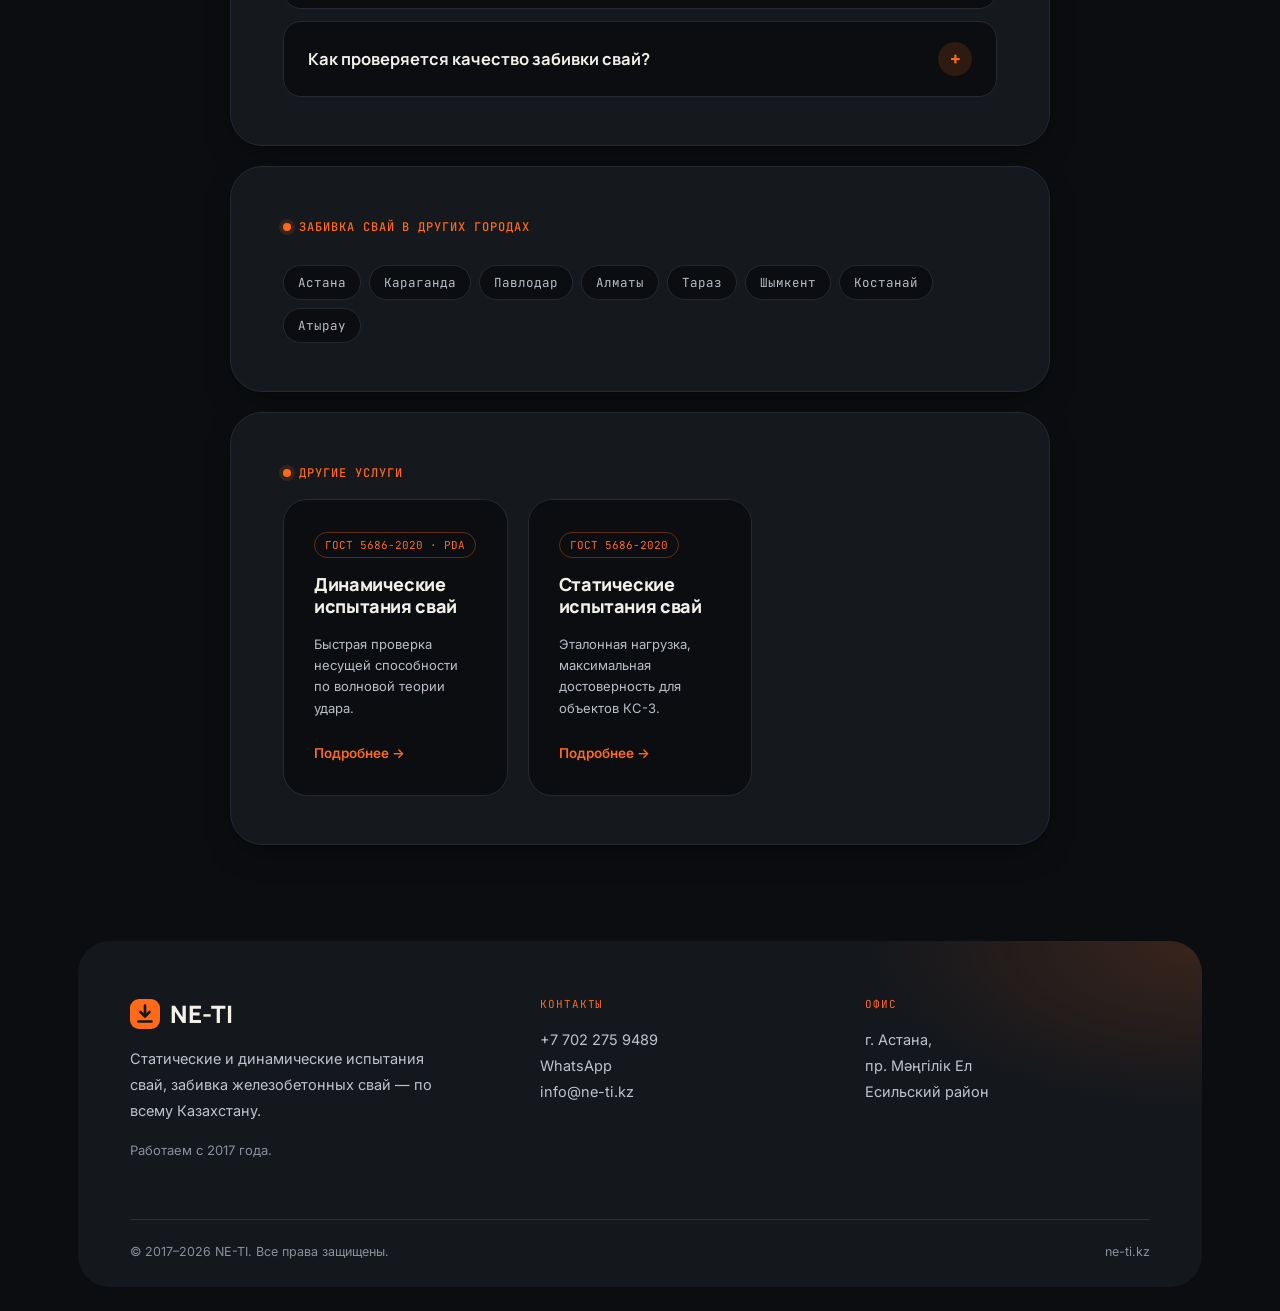
<file: zabivka-svai-kokshetau/index.html>
<!DOCTYPE html>
<html lang="ru">
<head>
<script src="/js/theme-init.js"></script>
<meta charset="UTF-8">
<meta name="viewport" content="width=device-width, initial-scale=1.0">
<title>Забивка свай в Кокшетау — цена, смета | NE-TI</title>
<meta name="description" content="Забивка железобетонных свай сваебойной установкой СП-49 (дизель-молоты 2,5 и 3 тонны) в Кокшетау. Выезд техники из Астаны, опытные машинисты. Смета в течение дня.">
<meta name="keywords" content="забивка свай кокшетау, забивка свай, забивка железобетонных свай, сваи кокшетау, сваебойная установка СП-49, дизель-молот, сваебойные работы, погружение свай, свайный фундамент кокшетау">
<link rel="canonical" href="https://ne-ti.kz/zabivka-svai-kokshetau/">

<meta property="og:type" content="website">
<meta property="og:site_name" content="NE-TI">
<meta property="og:title" content="Забивка свай в Кокшетау — NE-TI">
<meta property="og:description" content="Погружение железобетонных свай сваебойной установкой СП-49 в Кокшетау. Выезд техники из Астаны, любые грунты.">
<meta property="og:url" content="https://ne-ti.kz/zabivka-svai-kokshetau/">
<meta property="og:image" content="https://ne-ti.kz/images/favicon-512.png">
<meta property="og:locale" content="ru_RU">
<meta name="robots" content="index, follow">
<meta name="geo.region" content="KZ-71">
<meta name="geo.placename" content="Астана">

<link rel="icon" href="/images/favicon.ico" sizes="any">
<link rel="icon" type="image/png" sizes="32x32" href="/images/favicon-32.png">
<link rel="apple-touch-icon" sizes="180x180" href="/images/apple-touch-icon.png">
<meta name="theme-color" content="#10141a">

<link rel="preconnect" href="https://fonts.googleapis.com">
<link rel="preconnect" href="https://fonts.gstatic.com" crossorigin>
<link href="https://fonts.googleapis.com/css2?family=Manrope:wght@500;600;700;800&family=Inter:wght@400;500;600;700&family=JetBrains+Mono:wght@400;500;600&display=swap" rel="stylesheet">
<link rel="stylesheet" href="/styles.css">

<script type="application/ld+json">
{
  "@context": "https://schema.org",
  "@type": "Service",
  "name": "Забивка свай",
  "serviceType": "Погружение железобетонных забивных свай",
  "description": "Забивка железобетонных свай сваебойной установкой СП-49, дизель-молоты 2,5 и 3 тонны, любые грунты. Выезд техники в Кокшетау.",
  "provider": { "@type": "ProfessionalService", "name": "NE-TI", "telephone": "+7-702-275-9489",
    "address": { "@type": "PostalAddress", "addressLocality": "Астана", "addressCountry": "KZ" } },
  "areaServed": [ { "@type": "City", "name": "Кокшетау" }, { "@type": "Country", "name": "Казахстан" } ],
  "url": "https://ne-ti.kz/zabivka-svai-kokshetau/"
}
</script>
<script type="application/ld+json">
{
  "@context": "https://schema.org",
  "@type": "BreadcrumbList",
  "itemListElement": [
    { "@type": "ListItem", "position": 1, "name": "Главная", "item": "https://ne-ti.kz/" },
    { "@type": "ListItem", "position": 2, "name": "Услуги", "item": "https://ne-ti.kz/#services" },
    { "@type": "ListItem", "position": 3, "name": "Забивка свай в Кокшетау", "item": "https://ne-ti.kz/zabivka-svai-kokshetau/" }
  ]
}
</script>
<script type="application/ld+json">
{
  "@context": "https://schema.org",
  "@type": "FAQPage",
  "mainEntity": [
    {
      "@type": "Question",
      "name": "Сколько стоит забивка свай?",
      "acceptedAnswer": { "@type": "Answer", "text": "Стоимость забивки зависит от типа и длины сваи, объёма работ, грунтовых условий и удалённости объекта. Присылайте параметры объекта в WhatsApp — рассчитаем стоимость и сроки в течение дня." }
    },
    {
      "@type": "Question",
      "name": "Выезжаете на забивку свай в Кокшетау?",
      "acceptedAnswer": { "@type": "Answer", "text": "Да, регулярно выполняем забивку свай в Кокшетау — головной офис и парк техники находятся в Астане (около 280 км), перебазировка сваебойной установки рассчитывается под конкретный объект и маршрут." }
    },
    {
      "@type": "Question",
      "name": "Как проверяется качество забивки свай?",
      "acceptedAnswer": { "@type": "Answer", "text": "В процессе забивки контролируется отказ сваи — величина её погружения от одного удара молота. После погружения несущую способность можно дополнительно подтвердить динамическим или статическим испытанием." }
    }
  ]
}
</script>
</head>
<body>

<div class="grid-bg"></div>

<header>
  <div class="wrap nav">
    <a href="/" class="logo" aria-label="NE-TI — на главную"><span>NE<span class="dot">·</span>TI</span></a>
    <nav class="navlinks">
      <a href="/#services">Услуги</a>
      <a href="/#process">Как работаем</a>
      <a href="/#coverage">География</a>
      <a href="/#cases">Объекты</a>
      <a href="/#faq">Вопросы</a>
      <a href="/#contact">Контакты</a>
    </nav>
    <div class="nav-right">
      <a class="phone-link" href="tel:+77022759489">+7 702 275 9489</a>
      <a class="btn btn-accent" href="https://wa.me/77022759489?text=Здравствуйте!%20Нужна%20смета%20на%20забивку%20свай%20в%20Кокшетау." target="_blank" rel="noopener">WhatsApp</a>
    </div>
  </div>
</header>

<main>
  <section class="hero" style="padding-bottom:20px;">
    <div class="wrap">
      <div style="font-size:13px;color:var(--muted);margin-bottom:18px;">
        <a href="/" style="color:var(--muted);text-decoration:none;">Главная</a> ·
        <a href="/#services" style="color:var(--muted);text-decoration:none;">Услуги</a> ·
        <span style="color:var(--paper);">Забивка свай в Кокшетау</span>
      </div>
      <div class="eyebrow"><span class="pulse"></span> СП-49 · дизель-молоты 2,5 и 3 т</div>
      <h1 style="max-width:22ch;">Забивка свай в Кокшетау</h1>
      <p class="hero-sub" style="max-width:62ch;">Погружение железобетонных забивных свай сваебойной установкой СП-49 в Кокшетау. Выезжаем с техникой из Астаны (около 280 км), работаем в любых грунтах, включая слабые и неподготовленные.</p>
      <div class="hero-ctas">
        <a class="btn btn-accent" href="https://wa.me/77022759489?text=Здравствуйте!%20Нужна%20смета%20на%20забивку%20свай%20в%20Кокшетау." target="_blank" rel="noopener">Запросить смету в WhatsApp</a>
        <a class="btn btn-ghost" href="tel:+77022759489">Позвонить: +7 702 275 9489</a>
      </div>
    </div>
  </section>

  <section>
    <div class="wrap" style="max-width:820px;">
      <div class="kicker">Техника</div>
      <h2 style="max-width:none;">Услуги по забивке свай сваебойной установкой СП-49 — дизель-молоты 2,5 и 3 тонны</h2>
      <p style="font-size:15px;line-height:1.75;color:var(--paper-dim);margin-top:16px;">
        Выполняем работы по забивке железобетонных свай сваебойной установкой СП-49 на гусеничном ходу. В работе используем дизель-молоты массой 2,5 и 3 тонны — подбираем под конкретный объект. Техника в исправном рабочем состоянии, регулярно проходит техническое обслуживание.
      </p>
      <p style="font-size:15px;line-height:1.75;color:var(--paper-dim);margin-top:14px;">
        Головной офис и парк техники находятся в Астане, расстояние до Кокшетау — около 280 км. Перебазировку сваебойной установки в Кокшетау рассчитываем индивидуально под маршрут и объём работ на объекте.
      </p>

      <h3 style="font-size:18px;margin-top:32px;">Что делаем</h3>
      <ul style="font-size:15px;line-height:1.9;color:var(--paper-dim);margin-top:14px;padding-left:20px;">
        <li>Забивка железобетонных свай различного сечения и длины</li>
        <li>Работы на объектах промышленного, гражданского и инфраструктурного строительства</li>
        <li>Погружение свай на слабых и неподготовленных грунтах — гусеничный ход обеспечивает высокую проходимость</li>
        <li>Точное вертикальное позиционирование сваи мощной копровой мачтой</li>
      </ul>

      <h3 style="font-size:18px;margin-top:28px;">Почему выбирают нас</h3>
      <ul style="font-size:15px;line-height:1.9;color:var(--paper-dim);margin-top:14px;padding-left:20px;">
        <li>Опытные машинисты с многолетним стажем работы на сваебойной технике</li>
        <li>Подбор молота под конкретный тип и вес свай</li>
        <li>Оперативный выезд на объект</li>
        <li>Соблюдение сроков и технологии погружения свай</li>
      </ul>
      <p style="font-size:15px;line-height:1.75;color:var(--paper-dim);margin-top:20px;">
        Работаем как с частными застройщиками, так и с крупными подрядными организациями.
      </p>
    </div>
  </section>

  <section style="padding-top:0;">
    <div class="wrap" style="max-width:820px;">
      <div class="kicker">Контроль качества</div>
      <h2 style="max-width:none;">Как контролируется качество забивки</h2>
      <p style="font-size:15px;line-height:1.75;color:var(--paper-dim);margin-top:16px;">
        В процессе погружения мы фиксируем отказ сваи — величину её осадки от одного удара молота: если отказ меньше расчётного, свая достигла несущего слоя грунта. Для дополнительного подтверждения несущей способности после забивки можно провести <a href="/dinamicheskie-ispytaniya-svai/" style="color:var(--accent);">динамическое</a> или <a href="/staticheskie-ispytaniya-svai/" style="color:var(--accent);">статическое испытание</a> — мы проводим и то, и другое в рамках одного выезда на объект.
      </p>
    </div>
  </section>

  <section style="padding-top:0;">
    <div class="wrap" style="max-width:820px;">
      <div class="kicker">Этапы работ</div>
      <h2 style="max-width:none;">Как проходит забивка свай на объекте</h2>
      <div class="process" style="border-top:none;margin-top:16px;">
        <div class="process-row" style="grid-template-columns:60px 1fr;">
          <div class="p-num">01</div>
          <div class="p-title" style="grid-column:2;">Разбивка осей и разметка точек погружения</div>
        </div>
        <div class="process-row" style="grid-template-columns:60px 1fr;">
          <div class="p-num">02</div>
          <div class="p-title" style="grid-column:2;">Доставка и монтаж сваебойной установки</div>
        </div>
        <div class="process-row" style="grid-template-columns:60px 1fr;">
          <div class="p-num">03</div>
          <div class="p-title" style="grid-column:2;">Погружение свай до проектного отказа</div>
        </div>
        <div class="process-row" style="grid-template-columns:60px 1fr;">
          <div class="p-num">04</div>
          <div class="p-title" style="grid-column:2;">Контроль вертикальности и отказа сваи</div>
        </div>
        <div class="process-row" style="grid-template-columns:60px 1fr;border-bottom:none;">
          <div class="p-num">05</div>
          <div class="p-title" style="grid-column:2;">Исполнительная документация и, при необходимости, испытание свай</div>
        </div>
      </div>
    </div>
  </section>

  <section style="padding-top:0;">
    <div class="wrap" style="max-width:820px;">
      <div class="kicker">Стоимость</div>
      <h2 style="max-width:none;">Сколько стоит забивка свай</h2>
      <p style="font-size:15px;line-height:1.75;color:var(--paper-dim);margin-top:16px;">
        Стоимость зависит от типа и длины сваи, объёма работ (количества свай), грунтовых условий и перебазировки техники в Кокшетау (около 280 км от Астаны). Присылайте параметры объекта в WhatsApp — рассчитаем стоимость и сроки в течение дня.
      </p>
      <div class="hero-ctas" style="margin-top:20px;">
        <a class="btn btn-accent" href="https://wa.me/77022759489?text=Здравствуйте!%20Нужна%20смета%20на%20забивку%20свай%20в%20Кокшетау." target="_blank" rel="noopener">Запросить смету →</a>
      </div>
    </div>
  </section>

  <section id="faq" style="padding-top:0;">
    <div class="wrap" style="max-width:820px;">
      <div class="kicker">Вопросы</div>
      <h2 style="max-width:none;">Частые вопросы о забивке свай</h2>
      <div class="faq-list" style="margin-top:16px;">
        <div class="faq-item">
          <div class="faq-q">Сколько стоит забивка свай?<span class="plus">+</span></div>
          <div class="faq-a"><p>Стоимость забивки зависит от типа и длины сваи, объёма работ, грунтовых условий и удалённости объекта. Присылайте параметры объекта в WhatsApp — рассчитаем стоимость и сроки в течение дня.</p></div>
        </div>
        <div class="faq-item">
          <div class="faq-q">Выезжаете на забивку свай в Кокшетау?<span class="plus">+</span></div>
          <div class="faq-a"><p>Да, регулярно выполняем забивку свай в Кокшетау — головной офис и парк техники находятся в Астане (около 280 км), перебазировка сваебойной установки рассчитывается под конкретный объект и маршрут.</p></div>
        </div>
        <div class="faq-item">
          <div class="faq-q">Как проверяется качество забивки свай?<span class="plus">+</span></div>
          <div class="faq-a"><p>В процессе забивки контролируется отказ сваи — величина её погружения от одного удара молота. После погружения несущую способность можно дополнительно подтвердить динамическим или статическим испытанием.</p></div>
        </div>
      </div>
    </div>
  </section>

  <section style="padding-top:0;">
    <div class="wrap" style="max-width:820px;">
      <div class="kicker">Забивка свай в других городах</div>
      <div class="city-tags" style="margin-top:16px;">
          <a href="/zabivka-svai/" class="city-tag" style="text-decoration:none;">Астана</a>
          <a href="/zabivka-svai-karaganda/" class="city-tag" style="text-decoration:none;">Караганда</a>
          <a href="/zabivka-svai-pavlodar/" class="city-tag" style="text-decoration:none;">Павлодар</a>
          <a href="/zabivka-svai-almaty/" class="city-tag" style="text-decoration:none;">Алматы</a>
          <a href="/zabivka-svai-taraz/" class="city-tag" style="text-decoration:none;">Тараз</a>
          <a href="/zabivka-svai-shymkent/" class="city-tag" style="text-decoration:none;">Шымкент</a>
          <a href="/zabivka-svai-kostanay/" class="city-tag" style="text-decoration:none;">Костанай</a>
          <a href="/zabivka-svai-atyrau/" class="city-tag" style="text-decoration:none;">Атырау</a>
      </div>
    </div>
  </section>

  <section style="padding-top:0;">
    <div class="wrap" style="max-width:820px;">
      <div class="kicker">Другие услуги</div>
      <div class="services" style="border:1px solid var(--line);">
        <div class="service">
          <span class="code">ГОСТ 5686-2020 · PDA</span>
          <h3 style="font-size:18px;">Динамические испытания свай</h3>
          <p style="font-size:13px;">Быстрая проверка несущей способности по волновой теории удара.</p>
          <a class="cta" href="/dinamicheskie-ispytaniya-svai/">Подробнее →</a>
        </div>
        <div class="service">
          <span class="code">ГОСТ 5686-2020</span>
          <h3 style="font-size:18px;">Статические испытания свай</h3>
          <p style="font-size:13px;">Эталонная нагрузка, максимальная достоверность для объектов КС-3.</p>
          <a class="cta" href="/staticheskie-ispytaniya-svai/">Подробнее →</a>
        </div>
      </div>
    </div>
  </section>
</main>

<footer id="contact">
  <div class="wrap">
    <div class="foot-grid">
      <div class="foot-col">
        <div class="foot-label">NE-TI</div>
        <p style="max-width:34ch;">Статические и динамические испытания свай, забивка железобетонных свай — по всему Казахстану.</p>
        <p style="max-width:34ch;color:var(--muted);font-size:13px;margin-top:8px;">Работаем с 2017 года.</p>
      </div>
      <div class="foot-col">
        <div class="foot-label">Контакты</div>
        <a href="tel:+77022759489">+7 702 275 9489</a>
        <a href="https://wa.me/77022759489" target="_blank" rel="noopener">WhatsApp</a>
        <a href="mailto:info@ne-ti.kz">info@ne-ti.kz</a>
      </div>
      <div class="foot-col">
        <div class="foot-label">Офис</div>
        <p>г. Астана,<br>пр. Мәңгілік Ел<br>Есильский район</p>
      </div>
    </div>
    <div class="foot-bottom">
      <span>© 2017–<span id="year"></span> NE-TI. Все права защищены.</span>
      <span>ne-ti.kz</span>
    </div>
  </div>
</footer>

<button class="theme-toggle" id="themeToggle" type="button" aria-label="Переключить тему">
  <svg class="icon-moon" viewBox="0 0 24 24" fill="none" stroke-width="2" stroke-linecap="round" stroke-linejoin="round"><path d="M21 12.79A9 9 0 1 1 11.21 3 7 7 0 0 0 21 12.79z"/></svg>
  <svg class="icon-sun" viewBox="0 0 24 24" fill="none" stroke-width="2" stroke-linecap="round" stroke-linejoin="round"><circle cx="12" cy="12" r="4"/><path d="M12 2v2M12 20v2M4.93 4.93l1.41 1.41M17.66 17.66l1.41 1.41M2 12h2M20 12h2M4.93 19.07l1.41-1.41M17.66 6.34l1.41-1.41"/></svg>
</button>

<a class="wa-float" href="https://wa.me/77022759489?text=Здравствуйте!%20Нужна%20смета%20на%20забивку%20свай%20в%20Кокшетау." target="_blank" rel="noopener" aria-label="Написать в WhatsApp">
  <svg viewBox="0 0 32 32" fill="#10141a"><path d="M16.02 3C9.4 3 4 8.4 4 15.02c0 2.32.63 4.5 1.75 6.38L4 29l7.78-1.7a11.9 11.9 0 0 0 4.24.78h.02c6.62 0 12-5.4 12-12.02C28.04 8.4 22.65 3 16.02 3zm0 21.7h-.02a9.7 9.7 0 0 1-4.94-1.36l-.35-.21-4.62 1.01 1.02-4.5-.23-.37a9.68 9.68 0 0 1-1.5-5.25c0-5.36 4.37-9.72 9.75-9.72 2.6 0 5.05 1.02 6.89 2.86a9.65 9.65 0 0 1 2.85 6.87c0 5.36-4.37 9.72-9.85 9.72zm5.34-7.28c-.29-.15-1.74-.86-2.01-.96-.27-.1-.47-.15-.66.15-.2.29-.76.95-.93 1.15-.17.2-.34.22-.63.07-.29-.15-1.22-.45-2.32-1.43-.86-.76-1.44-1.7-1.61-1.99-.17-.29-.02-.45.13-.6.13-.13.29-.34.44-.51.15-.17.2-.29.29-.49.1-.2.05-.37-.02-.51-.07-.15-.66-1.6-.91-2.18-.24-.58-.48-.5-.66-.51h-.56c-.2 0-.51.07-.78.37-.27.29-1.02 1-1.02 2.43s1.05 2.82 1.2 3.01c.15.2 2.07 3.17 5.03 4.44.7.3 1.25.48 1.68.62.7.22 1.34.19 1.85.11.56-.08 1.74-.71 1.98-1.4.24-.68.24-1.27.17-1.4-.07-.12-.27-.2-.56-.34z"/></svg>
</a>

<script src="/js/site.js"></script>
<script src="/js/motion.js" defer></script>
</body>
</html>
</file>
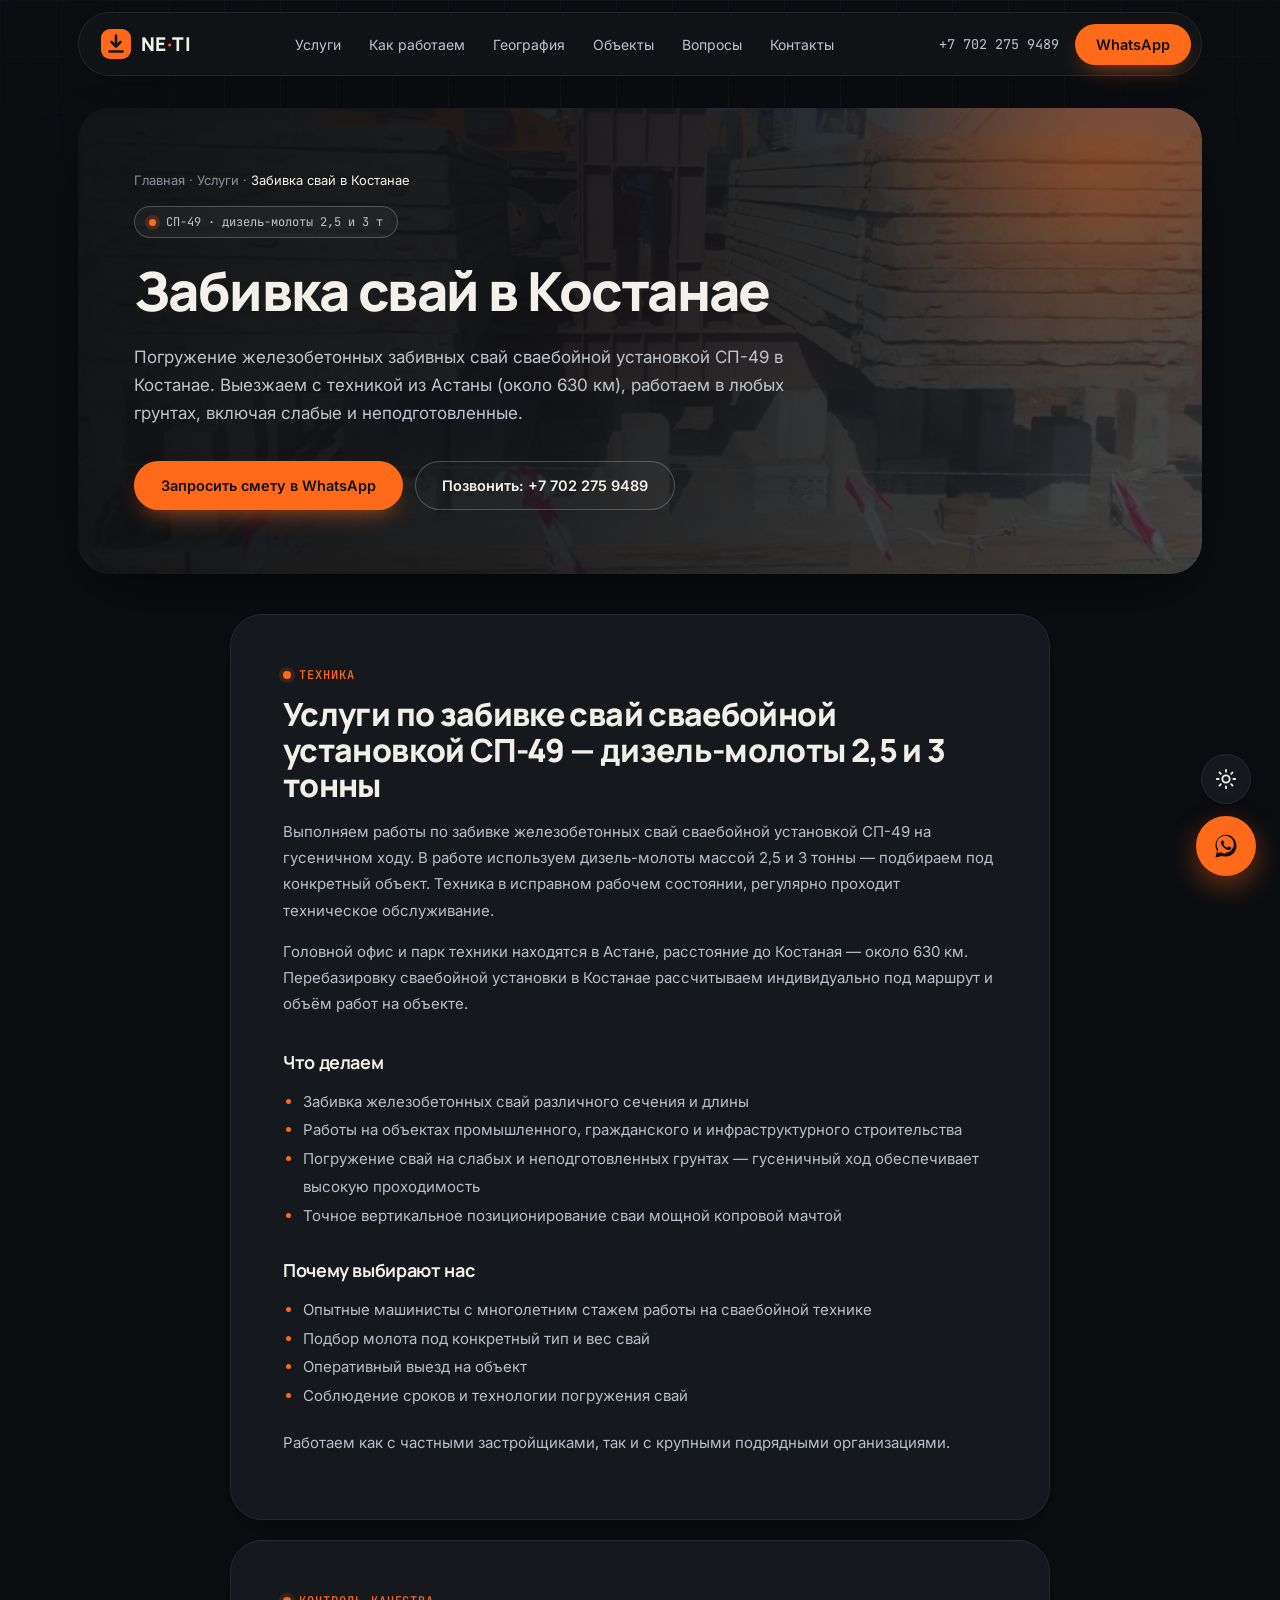
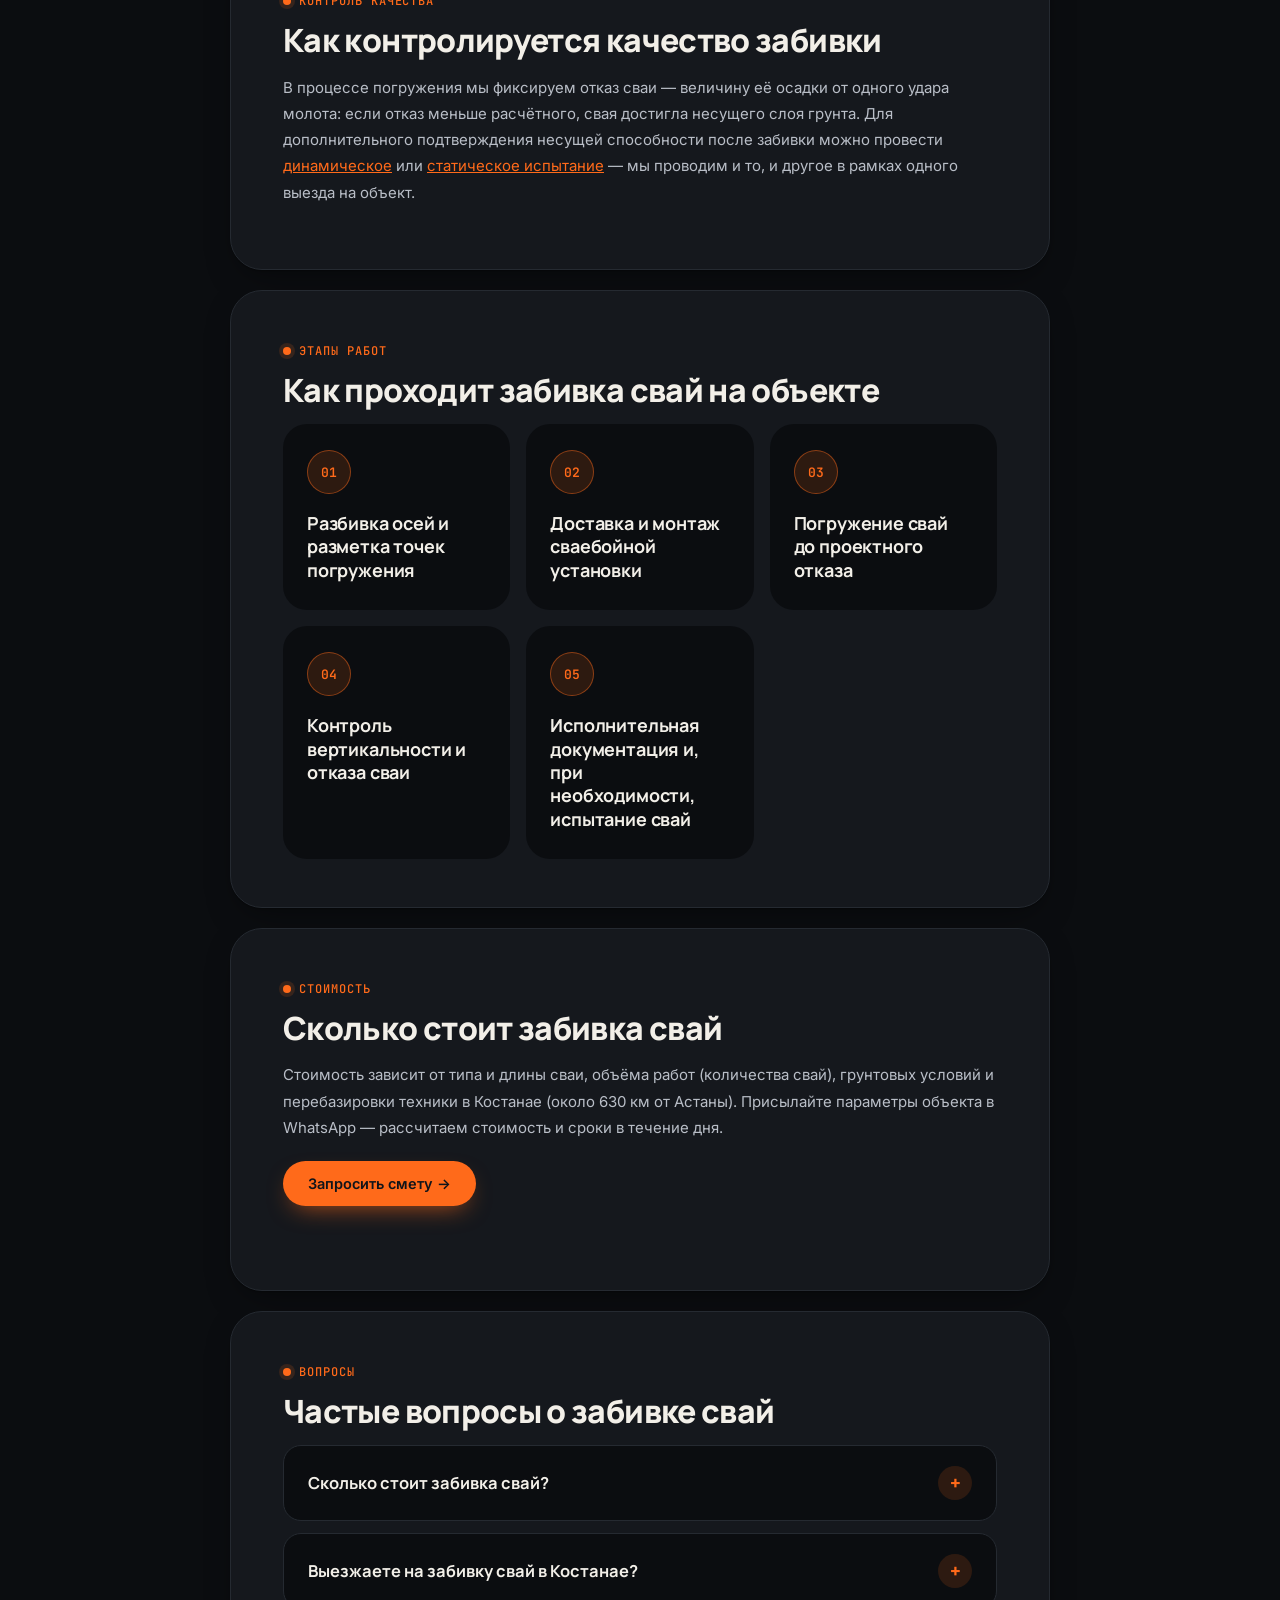
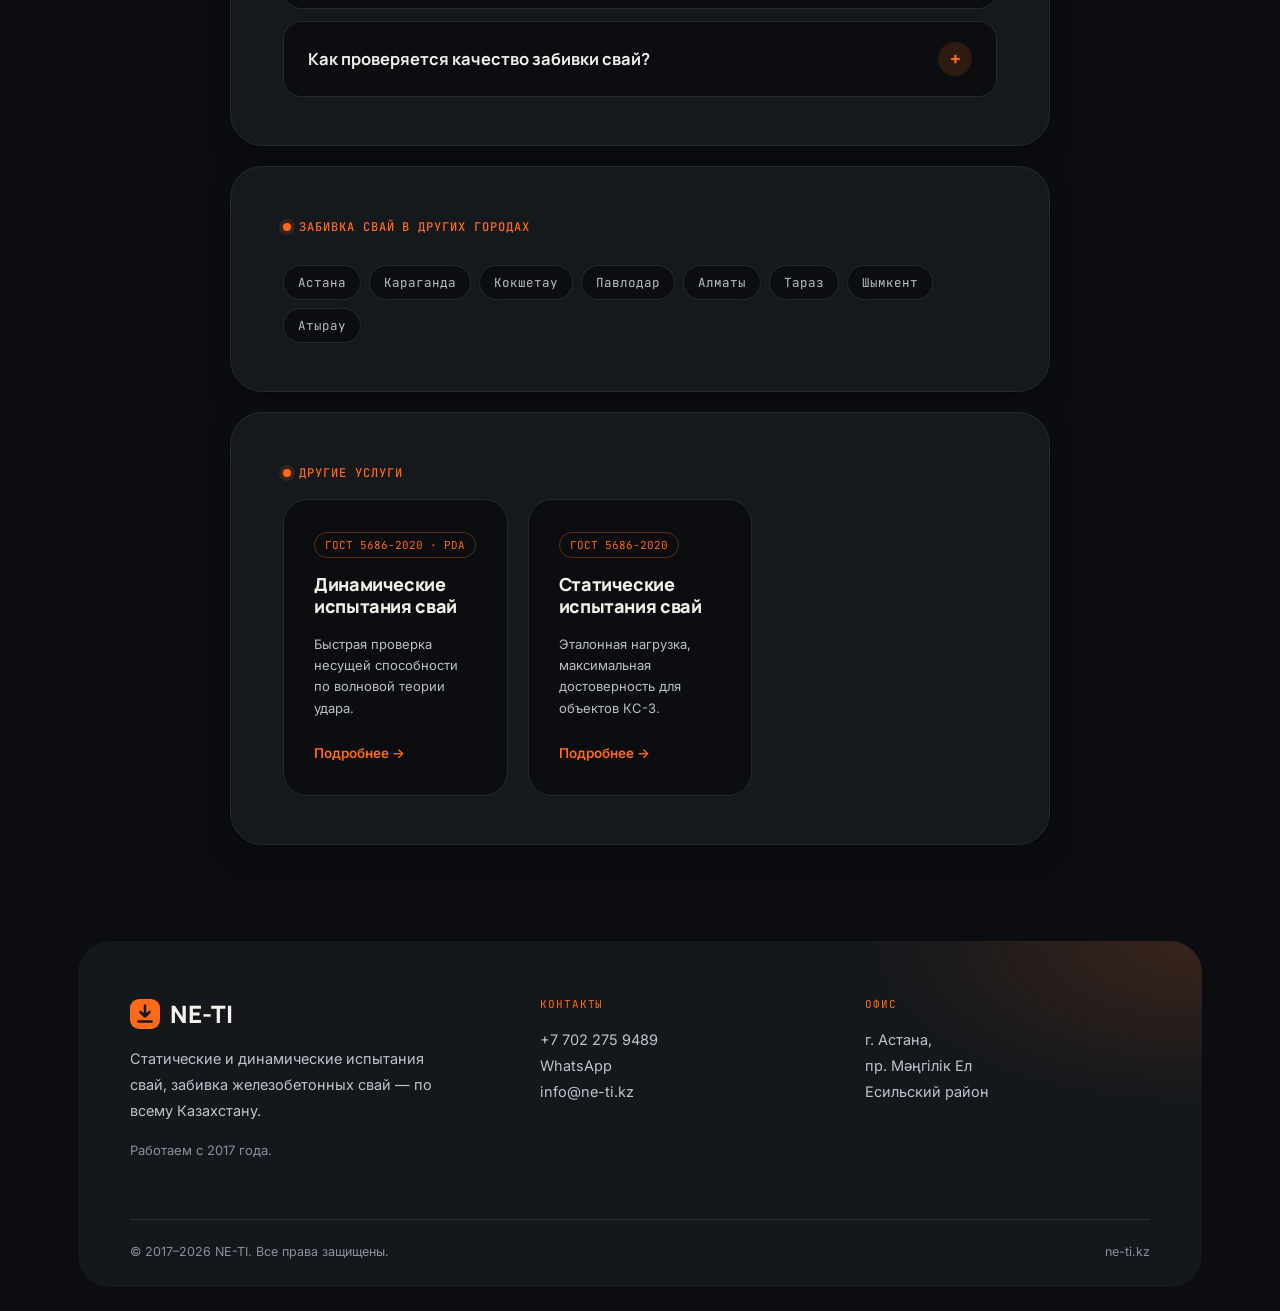
<file: zabivka-svai-kostanay/index.html>
<!DOCTYPE html>
<html lang="ru">
<head>
<script src="/js/theme-init.js"></script>
<meta charset="UTF-8">
<meta name="viewport" content="width=device-width, initial-scale=1.0">
<title>Забивка свай в Костанае — цена, смета | NE-TI</title>
<meta name="description" content="Забивка железобетонных свай сваебойной установкой СП-49 (дизель-молоты 2,5 и 3 тонны) в Костанае. Выезд техники из Астаны, опытные машинисты. Смета в течение дня.">
<meta name="keywords" content="забивка свай костанай, забивка свай, забивка железобетонных свай, сваи костанай, сваебойная установка СП-49, дизель-молот, сваебойные работы, погружение свай, свайный фундамент костанай">
<link rel="canonical" href="https://ne-ti.kz/zabivka-svai-kostanay/">

<meta property="og:type" content="website">
<meta property="og:site_name" content="NE-TI">
<meta property="og:title" content="Забивка свай в Костанае — NE-TI">
<meta property="og:description" content="Погружение железобетонных свай сваебойной установкой СП-49 в Костанае. Выезд техники из Астаны, любые грунты.">
<meta property="og:url" content="https://ne-ti.kz/zabivka-svai-kostanay/">
<meta property="og:image" content="https://ne-ti.kz/images/favicon-512.png">
<meta property="og:locale" content="ru_RU">
<meta name="robots" content="index, follow">
<meta name="geo.region" content="KZ-71">
<meta name="geo.placename" content="Астана">

<link rel="icon" href="/images/favicon.ico" sizes="any">
<link rel="icon" type="image/png" sizes="32x32" href="/images/favicon-32.png">
<link rel="apple-touch-icon" sizes="180x180" href="/images/apple-touch-icon.png">
<meta name="theme-color" content="#10141a">

<link rel="preconnect" href="https://fonts.googleapis.com">
<link rel="preconnect" href="https://fonts.gstatic.com" crossorigin>
<link href="https://fonts.googleapis.com/css2?family=Manrope:wght@500;600;700;800&family=Inter:wght@400;500;600;700&family=JetBrains+Mono:wght@400;500;600&display=swap" rel="stylesheet">
<link rel="stylesheet" href="/styles.css">

<script type="application/ld+json">
{
  "@context": "https://schema.org",
  "@type": "Service",
  "name": "Забивка свай",
  "serviceType": "Погружение железобетонных забивных свай",
  "description": "Забивка железобетонных свай сваебойной установкой СП-49, дизель-молоты 2,5 и 3 тонны, любые грунты. Выезд техники в Костанае.",
  "provider": { "@type": "ProfessionalService", "name": "NE-TI", "telephone": "+7-702-275-9489",
    "address": { "@type": "PostalAddress", "addressLocality": "Астана", "addressCountry": "KZ" } },
  "areaServed": [ { "@type": "City", "name": "Костанай" }, { "@type": "Country", "name": "Казахстан" } ],
  "url": "https://ne-ti.kz/zabivka-svai-kostanay/"
}
</script>
<script type="application/ld+json">
{
  "@context": "https://schema.org",
  "@type": "BreadcrumbList",
  "itemListElement": [
    { "@type": "ListItem", "position": 1, "name": "Главная", "item": "https://ne-ti.kz/" },
    { "@type": "ListItem", "position": 2, "name": "Услуги", "item": "https://ne-ti.kz/#services" },
    { "@type": "ListItem", "position": 3, "name": "Забивка свай в Костанае", "item": "https://ne-ti.kz/zabivka-svai-kostanay/" }
  ]
}
</script>
<script type="application/ld+json">
{
  "@context": "https://schema.org",
  "@type": "FAQPage",
  "mainEntity": [
    {
      "@type": "Question",
      "name": "Сколько стоит забивка свай?",
      "acceptedAnswer": { "@type": "Answer", "text": "Стоимость забивки зависит от типа и длины сваи, объёма работ, грунтовых условий и удалённости объекта. Присылайте параметры объекта в WhatsApp — рассчитаем стоимость и сроки в течение дня." }
    },
    {
      "@type": "Question",
      "name": "Выезжаете на забивку свай в Костанае?",
      "acceptedAnswer": { "@type": "Answer", "text": "Да, регулярно выполняем забивку свай в Костанае — головной офис и парк техники находятся в Астане (около 630 км), перебазировка сваебойной установки рассчитывается под конкретный объект и маршрут." }
    },
    {
      "@type": "Question",
      "name": "Как проверяется качество забивки свай?",
      "acceptedAnswer": { "@type": "Answer", "text": "В процессе забивки контролируется отказ сваи — величина её погружения от одного удара молота. После погружения несущую способность можно дополнительно подтвердить динамическим или статическим испытанием." }
    }
  ]
}
</script>
</head>
<body>

<div class="grid-bg"></div>

<header>
  <div class="wrap nav">
    <a href="/" class="logo" aria-label="NE-TI — на главную"><span>NE<span class="dot">·</span>TI</span></a>
    <nav class="navlinks">
      <a href="/#services">Услуги</a>
      <a href="/#process">Как работаем</a>
      <a href="/#coverage">География</a>
      <a href="/#cases">Объекты</a>
      <a href="/#faq">Вопросы</a>
      <a href="/#contact">Контакты</a>
    </nav>
    <div class="nav-right">
      <a class="phone-link" href="tel:+77022759489">+7 702 275 9489</a>
      <a class="btn btn-accent" href="https://wa.me/77022759489?text=Здравствуйте!%20Нужна%20смета%20на%20забивку%20свай%20в%20Костанае." target="_blank" rel="noopener">WhatsApp</a>
    </div>
  </div>
</header>

<main>
  <section class="hero" style="padding-bottom:20px;">
    <div class="wrap">
      <div style="font-size:13px;color:var(--muted);margin-bottom:18px;">
        <a href="/" style="color:var(--muted);text-decoration:none;">Главная</a> ·
        <a href="/#services" style="color:var(--muted);text-decoration:none;">Услуги</a> ·
        <span style="color:var(--paper);">Забивка свай в Костанае</span>
      </div>
      <div class="eyebrow"><span class="pulse"></span> СП-49 · дизель-молоты 2,5 и 3 т</div>
      <h1 style="max-width:22ch;">Забивка свай в Костанае</h1>
      <p class="hero-sub" style="max-width:62ch;">Погружение железобетонных забивных свай сваебойной установкой СП-49 в Костанае. Выезжаем с техникой из Астаны (около 630 км), работаем в любых грунтах, включая слабые и неподготовленные.</p>
      <div class="hero-ctas">
        <a class="btn btn-accent" href="https://wa.me/77022759489?text=Здравствуйте!%20Нужна%20смета%20на%20забивку%20свай%20в%20Костанае." target="_blank" rel="noopener">Запросить смету в WhatsApp</a>
        <a class="btn btn-ghost" href="tel:+77022759489">Позвонить: +7 702 275 9489</a>
      </div>
    </div>
  </section>

  <section>
    <div class="wrap" style="max-width:820px;">
      <div class="kicker">Техника</div>
      <h2 style="max-width:none;">Услуги по забивке свай сваебойной установкой СП-49 — дизель-молоты 2,5 и 3 тонны</h2>
      <p style="font-size:15px;line-height:1.75;color:var(--paper-dim);margin-top:16px;">
        Выполняем работы по забивке железобетонных свай сваебойной установкой СП-49 на гусеничном ходу. В работе используем дизель-молоты массой 2,5 и 3 тонны — подбираем под конкретный объект. Техника в исправном рабочем состоянии, регулярно проходит техническое обслуживание.
      </p>
      <p style="font-size:15px;line-height:1.75;color:var(--paper-dim);margin-top:14px;">
        Головной офис и парк техники находятся в Астане, расстояние до Костаная — около 630 км. Перебазировку сваебойной установки в Костанае рассчитываем индивидуально под маршрут и объём работ на объекте.
      </p>

      <h3 style="font-size:18px;margin-top:32px;">Что делаем</h3>
      <ul style="font-size:15px;line-height:1.9;color:var(--paper-dim);margin-top:14px;padding-left:20px;">
        <li>Забивка железобетонных свай различного сечения и длины</li>
        <li>Работы на объектах промышленного, гражданского и инфраструктурного строительства</li>
        <li>Погружение свай на слабых и неподготовленных грунтах — гусеничный ход обеспечивает высокую проходимость</li>
        <li>Точное вертикальное позиционирование сваи мощной копровой мачтой</li>
      </ul>

      <h3 style="font-size:18px;margin-top:28px;">Почему выбирают нас</h3>
      <ul style="font-size:15px;line-height:1.9;color:var(--paper-dim);margin-top:14px;padding-left:20px;">
        <li>Опытные машинисты с многолетним стажем работы на сваебойной технике</li>
        <li>Подбор молота под конкретный тип и вес свай</li>
        <li>Оперативный выезд на объект</li>
        <li>Соблюдение сроков и технологии погружения свай</li>
      </ul>
      <p style="font-size:15px;line-height:1.75;color:var(--paper-dim);margin-top:20px;">
        Работаем как с частными застройщиками, так и с крупными подрядными организациями.
      </p>
    </div>
  </section>

  <section style="padding-top:0;">
    <div class="wrap" style="max-width:820px;">
      <div class="kicker">Контроль качества</div>
      <h2 style="max-width:none;">Как контролируется качество забивки</h2>
      <p style="font-size:15px;line-height:1.75;color:var(--paper-dim);margin-top:16px;">
        В процессе погружения мы фиксируем отказ сваи — величину её осадки от одного удара молота: если отказ меньше расчётного, свая достигла несущего слоя грунта. Для дополнительного подтверждения несущей способности после забивки можно провести <a href="/dinamicheskie-ispytaniya-svai/" style="color:var(--accent);">динамическое</a> или <a href="/staticheskie-ispytaniya-svai/" style="color:var(--accent);">статическое испытание</a> — мы проводим и то, и другое в рамках одного выезда на объект.
      </p>
    </div>
  </section>

  <section style="padding-top:0;">
    <div class="wrap" style="max-width:820px;">
      <div class="kicker">Этапы работ</div>
      <h2 style="max-width:none;">Как проходит забивка свай на объекте</h2>
      <div class="process" style="border-top:none;margin-top:16px;">
        <div class="process-row" style="grid-template-columns:60px 1fr;">
          <div class="p-num">01</div>
          <div class="p-title" style="grid-column:2;">Разбивка осей и разметка точек погружения</div>
        </div>
        <div class="process-row" style="grid-template-columns:60px 1fr;">
          <div class="p-num">02</div>
          <div class="p-title" style="grid-column:2;">Доставка и монтаж сваебойной установки</div>
        </div>
        <div class="process-row" style="grid-template-columns:60px 1fr;">
          <div class="p-num">03</div>
          <div class="p-title" style="grid-column:2;">Погружение свай до проектного отказа</div>
        </div>
        <div class="process-row" style="grid-template-columns:60px 1fr;">
          <div class="p-num">04</div>
          <div class="p-title" style="grid-column:2;">Контроль вертикальности и отказа сваи</div>
        </div>
        <div class="process-row" style="grid-template-columns:60px 1fr;border-bottom:none;">
          <div class="p-num">05</div>
          <div class="p-title" style="grid-column:2;">Исполнительная документация и, при необходимости, испытание свай</div>
        </div>
      </div>
    </div>
  </section>

  <section style="padding-top:0;">
    <div class="wrap" style="max-width:820px;">
      <div class="kicker">Стоимость</div>
      <h2 style="max-width:none;">Сколько стоит забивка свай</h2>
      <p style="font-size:15px;line-height:1.75;color:var(--paper-dim);margin-top:16px;">
        Стоимость зависит от типа и длины сваи, объёма работ (количества свай), грунтовых условий и перебазировки техники в Костанае (около 630 км от Астаны). Присылайте параметры объекта в WhatsApp — рассчитаем стоимость и сроки в течение дня.
      </p>
      <div class="hero-ctas" style="margin-top:20px;">
        <a class="btn btn-accent" href="https://wa.me/77022759489?text=Здравствуйте!%20Нужна%20смета%20на%20забивку%20свай%20в%20Костанае." target="_blank" rel="noopener">Запросить смету →</a>
      </div>
    </div>
  </section>

  <section id="faq" style="padding-top:0;">
    <div class="wrap" style="max-width:820px;">
      <div class="kicker">Вопросы</div>
      <h2 style="max-width:none;">Частые вопросы о забивке свай</h2>
      <div class="faq-list" style="margin-top:16px;">
        <div class="faq-item">
          <div class="faq-q">Сколько стоит забивка свай?<span class="plus">+</span></div>
          <div class="faq-a"><p>Стоимость забивки зависит от типа и длины сваи, объёма работ, грунтовых условий и удалённости объекта. Присылайте параметры объекта в WhatsApp — рассчитаем стоимость и сроки в течение дня.</p></div>
        </div>
        <div class="faq-item">
          <div class="faq-q">Выезжаете на забивку свай в Костанае?<span class="plus">+</span></div>
          <div class="faq-a"><p>Да, регулярно выполняем забивку свай в Костанае — головной офис и парк техники находятся в Астане (около 630 км), перебазировка сваебойной установки рассчитывается под конкретный объект и маршрут.</p></div>
        </div>
        <div class="faq-item">
          <div class="faq-q">Как проверяется качество забивки свай?<span class="plus">+</span></div>
          <div class="faq-a"><p>В процессе забивки контролируется отказ сваи — величина её погружения от одного удара молота. После погружения несущую способность можно дополнительно подтвердить динамическим или статическим испытанием.</p></div>
        </div>
      </div>
    </div>
  </section>

  <section style="padding-top:0;">
    <div class="wrap" style="max-width:820px;">
      <div class="kicker">Забивка свай в других городах</div>
      <div class="city-tags" style="margin-top:16px;">
          <a href="/zabivka-svai/" class="city-tag" style="text-decoration:none;">Астана</a>
          <a href="/zabivka-svai-karaganda/" class="city-tag" style="text-decoration:none;">Караганда</a>
          <a href="/zabivka-svai-kokshetau/" class="city-tag" style="text-decoration:none;">Кокшетау</a>
          <a href="/zabivka-svai-pavlodar/" class="city-tag" style="text-decoration:none;">Павлодар</a>
          <a href="/zabivka-svai-almaty/" class="city-tag" style="text-decoration:none;">Алматы</a>
          <a href="/zabivka-svai-taraz/" class="city-tag" style="text-decoration:none;">Тараз</a>
          <a href="/zabivka-svai-shymkent/" class="city-tag" style="text-decoration:none;">Шымкент</a>
          <a href="/zabivka-svai-atyrau/" class="city-tag" style="text-decoration:none;">Атырау</a>
      </div>
    </div>
  </section>

  <section style="padding-top:0;">
    <div class="wrap" style="max-width:820px;">
      <div class="kicker">Другие услуги</div>
      <div class="services" style="border:1px solid var(--line);">
        <div class="service">
          <span class="code">ГОСТ 5686-2020 · PDA</span>
          <h3 style="font-size:18px;">Динамические испытания свай</h3>
          <p style="font-size:13px;">Быстрая проверка несущей способности по волновой теории удара.</p>
          <a class="cta" href="/dinamicheskie-ispytaniya-svai/">Подробнее →</a>
        </div>
        <div class="service">
          <span class="code">ГОСТ 5686-2020</span>
          <h3 style="font-size:18px;">Статические испытания свай</h3>
          <p style="font-size:13px;">Эталонная нагрузка, максимальная достоверность для объектов КС-3.</p>
          <a class="cta" href="/staticheskie-ispytaniya-svai/">Подробнее →</a>
        </div>
      </div>
    </div>
  </section>
</main>

<footer id="contact">
  <div class="wrap">
    <div class="foot-grid">
      <div class="foot-col">
        <div class="foot-label">NE-TI</div>
        <p style="max-width:34ch;">Статические и динамические испытания свай, забивка железобетонных свай — по всему Казахстану.</p>
        <p style="max-width:34ch;color:var(--muted);font-size:13px;margin-top:8px;">Работаем с 2017 года.</p>
      </div>
      <div class="foot-col">
        <div class="foot-label">Контакты</div>
        <a href="tel:+77022759489">+7 702 275 9489</a>
        <a href="https://wa.me/77022759489" target="_blank" rel="noopener">WhatsApp</a>
        <a href="mailto:info@ne-ti.kz">info@ne-ti.kz</a>
      </div>
      <div class="foot-col">
        <div class="foot-label">Офис</div>
        <p>г. Астана,<br>пр. Мәңгілік Ел<br>Есильский район</p>
      </div>
    </div>
    <div class="foot-bottom">
      <span>© 2017–<span id="year"></span> NE-TI. Все права защищены.</span>
      <span>ne-ti.kz</span>
    </div>
  </div>
</footer>

<button class="theme-toggle" id="themeToggle" type="button" aria-label="Переключить тему">
  <svg class="icon-moon" viewBox="0 0 24 24" fill="none" stroke-width="2" stroke-linecap="round" stroke-linejoin="round"><path d="M21 12.79A9 9 0 1 1 11.21 3 7 7 0 0 0 21 12.79z"/></svg>
  <svg class="icon-sun" viewBox="0 0 24 24" fill="none" stroke-width="2" stroke-linecap="round" stroke-linejoin="round"><circle cx="12" cy="12" r="4"/><path d="M12 2v2M12 20v2M4.93 4.93l1.41 1.41M17.66 17.66l1.41 1.41M2 12h2M20 12h2M4.93 19.07l1.41-1.41M17.66 6.34l1.41-1.41"/></svg>
</button>

<a class="wa-float" href="https://wa.me/77022759489?text=Здравствуйте!%20Нужна%20смета%20на%20забивку%20свай%20в%20Костанае." target="_blank" rel="noopener" aria-label="Написать в WhatsApp">
  <svg viewBox="0 0 32 32" fill="#10141a"><path d="M16.02 3C9.4 3 4 8.4 4 15.02c0 2.32.63 4.5 1.75 6.38L4 29l7.78-1.7a11.9 11.9 0 0 0 4.24.78h.02c6.62 0 12-5.4 12-12.02C28.04 8.4 22.65 3 16.02 3zm0 21.7h-.02a9.7 9.7 0 0 1-4.94-1.36l-.35-.21-4.62 1.01 1.02-4.5-.23-.37a9.68 9.68 0 0 1-1.5-5.25c0-5.36 4.37-9.72 9.75-9.72 2.6 0 5.05 1.02 6.89 2.86a9.65 9.65 0 0 1 2.85 6.87c0 5.36-4.37 9.72-9.85 9.72zm5.34-7.28c-.29-.15-1.74-.86-2.01-.96-.27-.1-.47-.15-.66.15-.2.29-.76.95-.93 1.15-.17.2-.34.22-.63.07-.29-.15-1.22-.45-2.32-1.43-.86-.76-1.44-1.7-1.61-1.99-.17-.29-.02-.45.13-.6.13-.13.29-.34.44-.51.15-.17.2-.29.29-.49.1-.2.05-.37-.02-.51-.07-.15-.66-1.6-.91-2.18-.24-.58-.48-.5-.66-.51h-.56c-.2 0-.51.07-.78.37-.27.29-1.02 1-1.02 2.43s1.05 2.82 1.2 3.01c.15.2 2.07 3.17 5.03 4.44.7.3 1.25.48 1.68.62.7.22 1.34.19 1.85.11.56-.08 1.74-.71 1.98-1.4.24-.68.24-1.27.17-1.4-.07-.12-.27-.2-.56-.34z"/></svg>
</a>

<script src="/js/site.js"></script>
<script src="/js/motion.js" defer></script>
</body>
</html>
</file>
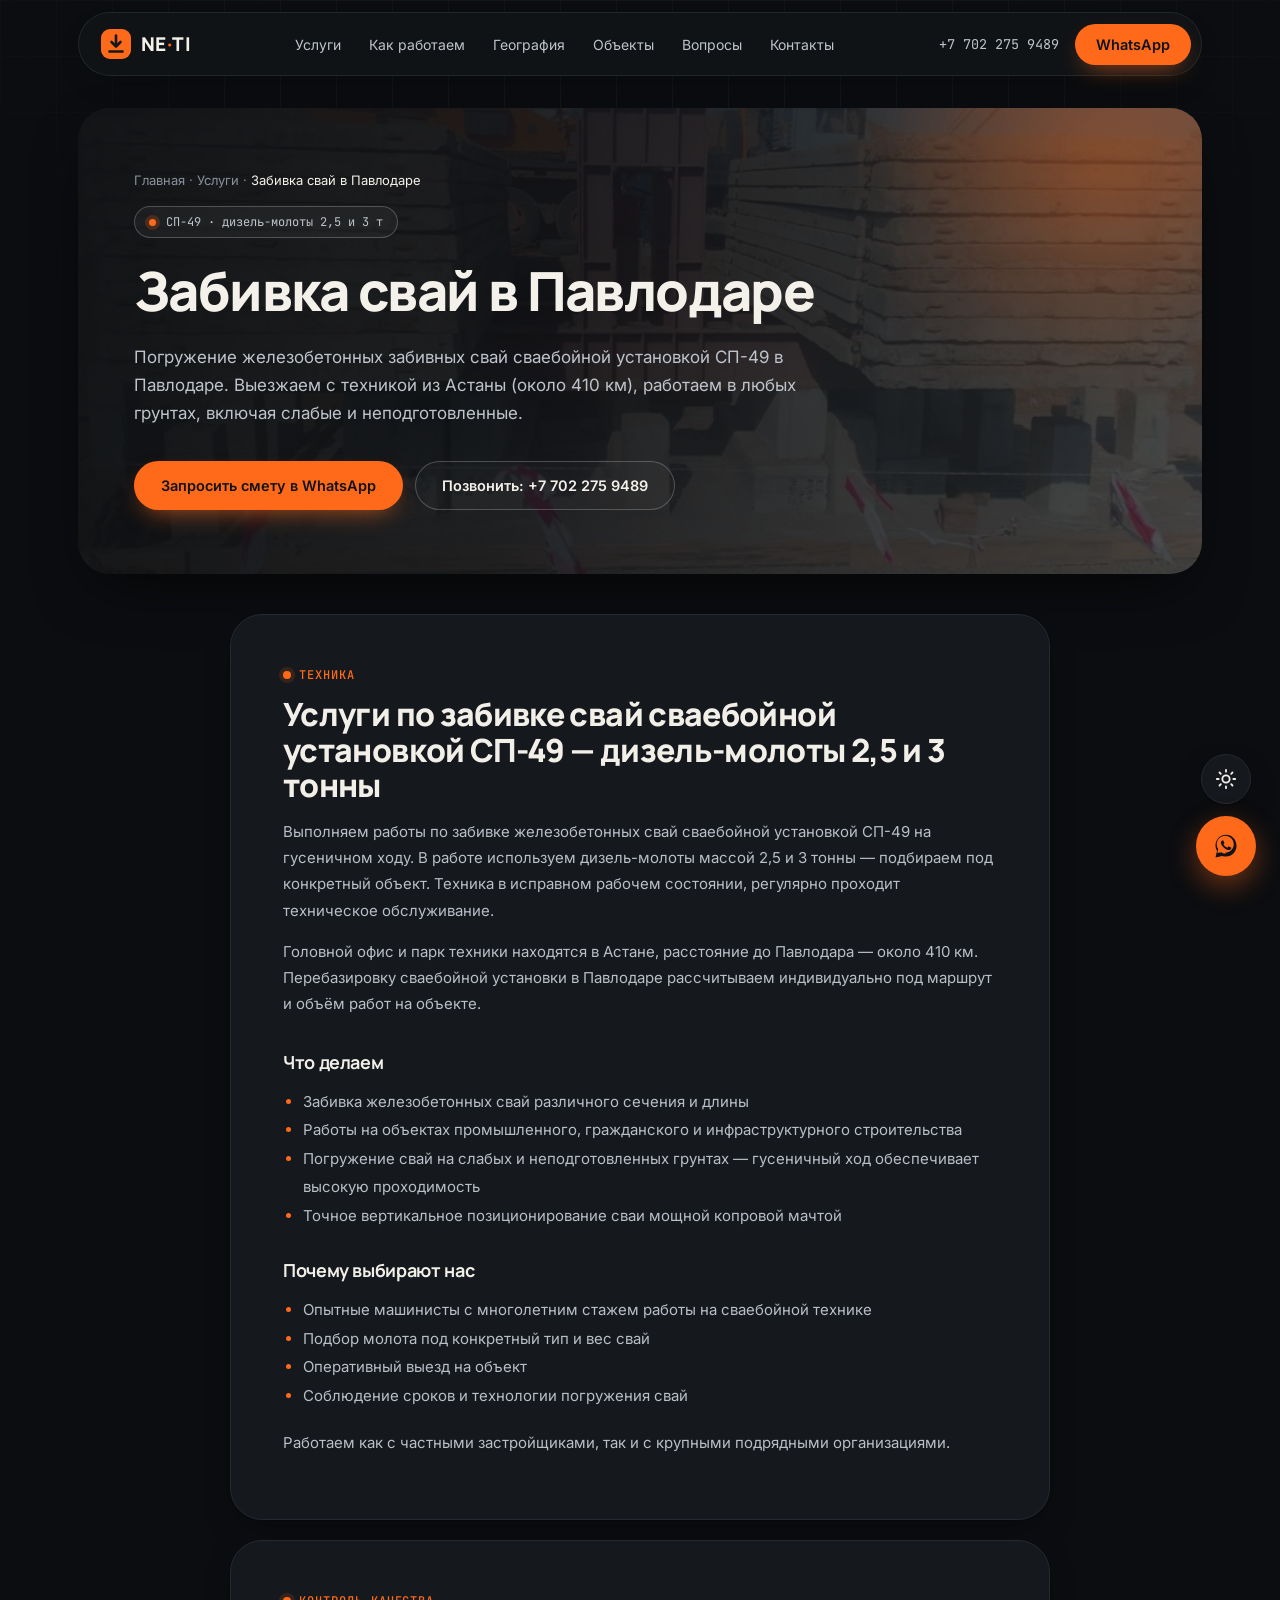
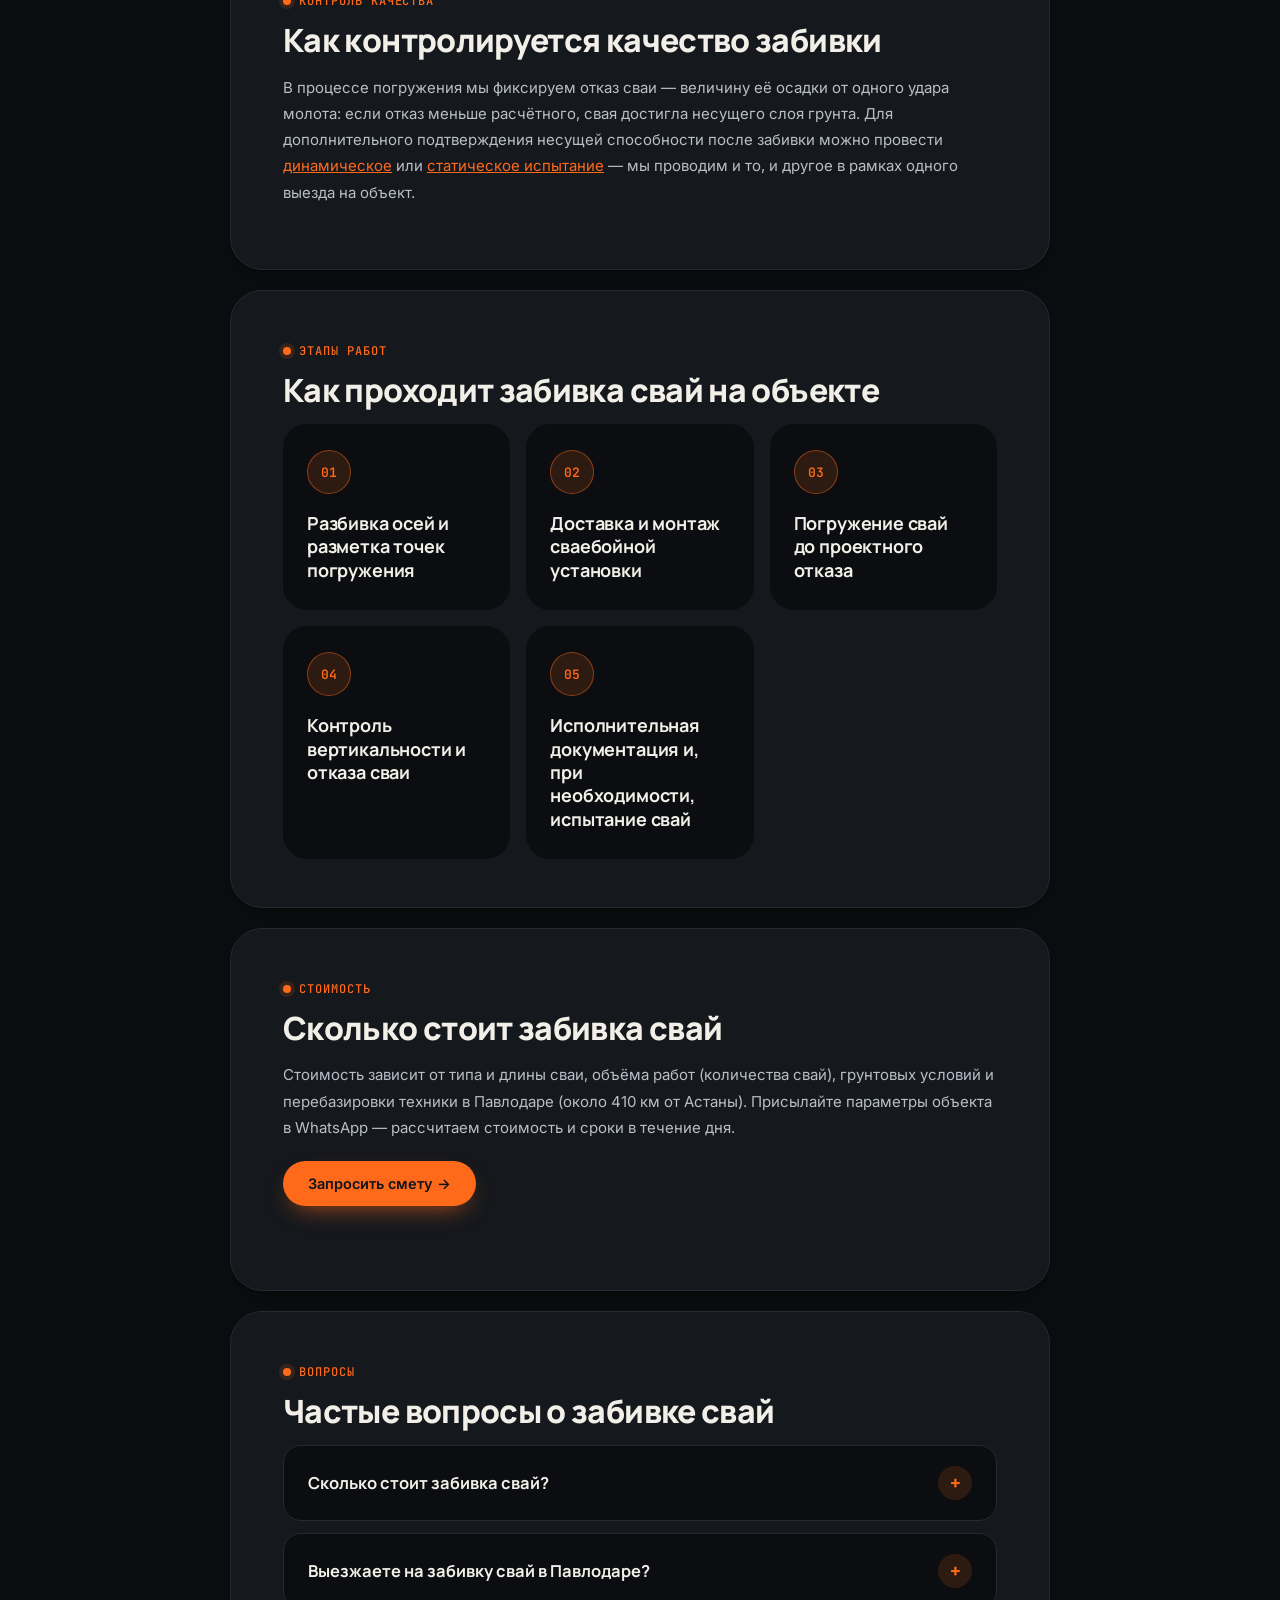
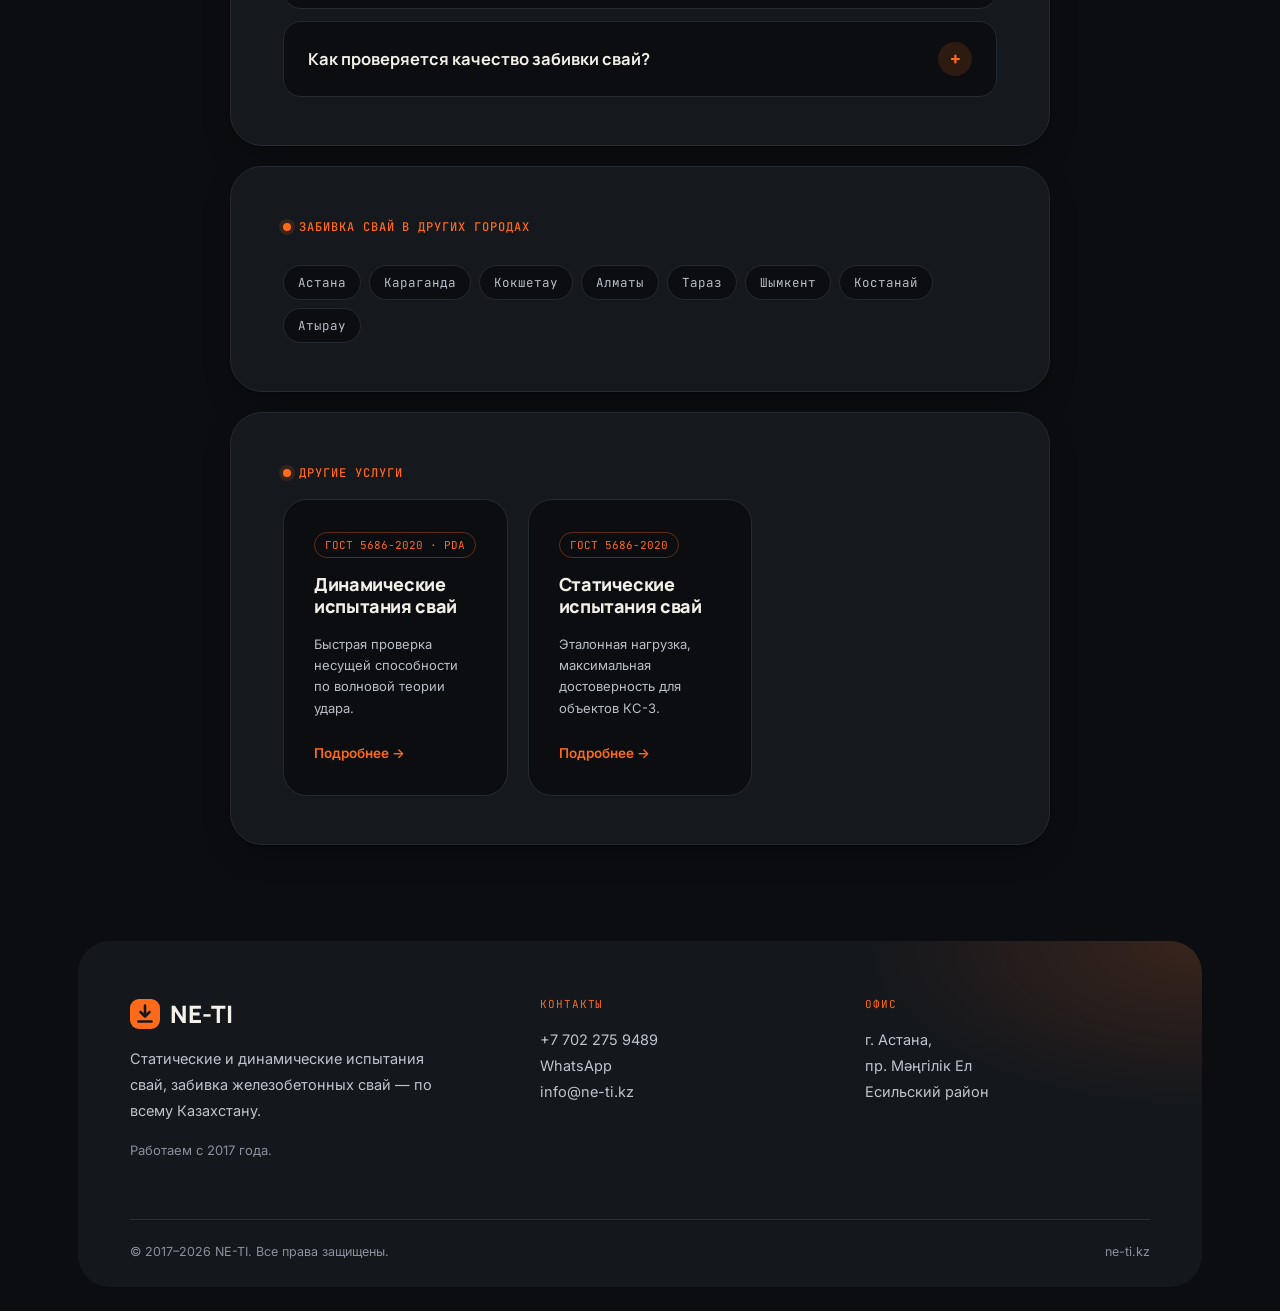
<file: zabivka-svai-pavlodar/index.html>
<!DOCTYPE html>
<html lang="ru">
<head>
<script src="/js/theme-init.js"></script>
<meta charset="UTF-8">
<meta name="viewport" content="width=device-width, initial-scale=1.0">
<title>Забивка свай в Павлодаре — цена, смета | NE-TI</title>
<meta name="description" content="Забивка железобетонных свай сваебойной установкой СП-49 (дизель-молоты 2,5 и 3 тонны) в Павлодаре. Выезд техники из Астаны, опытные машинисты. Смета в течение дня.">
<meta name="keywords" content="забивка свай павлодар, забивка свай, забивка железобетонных свай, сваи павлодар, сваебойная установка СП-49, дизель-молот, сваебойные работы, погружение свай, свайный фундамент павлодар">
<link rel="canonical" href="https://ne-ti.kz/zabivka-svai-pavlodar/">

<meta property="og:type" content="website">
<meta property="og:site_name" content="NE-TI">
<meta property="og:title" content="Забивка свай в Павлодаре — NE-TI">
<meta property="og:description" content="Погружение железобетонных свай сваебойной установкой СП-49 в Павлодаре. Выезд техники из Астаны, любые грунты.">
<meta property="og:url" content="https://ne-ti.kz/zabivka-svai-pavlodar/">
<meta property="og:image" content="https://ne-ti.kz/images/favicon-512.png">
<meta property="og:locale" content="ru_RU">
<meta name="robots" content="index, follow">
<meta name="geo.region" content="KZ-71">
<meta name="geo.placename" content="Астана">

<link rel="icon" href="/images/favicon.ico" sizes="any">
<link rel="icon" type="image/png" sizes="32x32" href="/images/favicon-32.png">
<link rel="apple-touch-icon" sizes="180x180" href="/images/apple-touch-icon.png">
<meta name="theme-color" content="#10141a">

<link rel="preconnect" href="https://fonts.googleapis.com">
<link rel="preconnect" href="https://fonts.gstatic.com" crossorigin>
<link href="https://fonts.googleapis.com/css2?family=Manrope:wght@500;600;700;800&family=Inter:wght@400;500;600;700&family=JetBrains+Mono:wght@400;500;600&display=swap" rel="stylesheet">
<link rel="stylesheet" href="/styles.css">

<script type="application/ld+json">
{
  "@context": "https://schema.org",
  "@type": "Service",
  "name": "Забивка свай",
  "serviceType": "Погружение железобетонных забивных свай",
  "description": "Забивка железобетонных свай сваебойной установкой СП-49, дизель-молоты 2,5 и 3 тонны, любые грунты. Выезд техники в Павлодаре.",
  "provider": { "@type": "ProfessionalService", "name": "NE-TI", "telephone": "+7-702-275-9489",
    "address": { "@type": "PostalAddress", "addressLocality": "Астана", "addressCountry": "KZ" } },
  "areaServed": [ { "@type": "City", "name": "Павлодар" }, { "@type": "Country", "name": "Казахстан" } ],
  "url": "https://ne-ti.kz/zabivka-svai-pavlodar/"
}
</script>
<script type="application/ld+json">
{
  "@context": "https://schema.org",
  "@type": "BreadcrumbList",
  "itemListElement": [
    { "@type": "ListItem", "position": 1, "name": "Главная", "item": "https://ne-ti.kz/" },
    { "@type": "ListItem", "position": 2, "name": "Услуги", "item": "https://ne-ti.kz/#services" },
    { "@type": "ListItem", "position": 3, "name": "Забивка свай в Павлодаре", "item": "https://ne-ti.kz/zabivka-svai-pavlodar/" }
  ]
}
</script>
<script type="application/ld+json">
{
  "@context": "https://schema.org",
  "@type": "FAQPage",
  "mainEntity": [
    {
      "@type": "Question",
      "name": "Сколько стоит забивка свай?",
      "acceptedAnswer": { "@type": "Answer", "text": "Стоимость забивки зависит от типа и длины сваи, объёма работ, грунтовых условий и удалённости объекта. Присылайте параметры объекта в WhatsApp — рассчитаем стоимость и сроки в течение дня." }
    },
    {
      "@type": "Question",
      "name": "Выезжаете на забивку свай в Павлодаре?",
      "acceptedAnswer": { "@type": "Answer", "text": "Да, регулярно выполняем забивку свай в Павлодаре — головной офис и парк техники находятся в Астане (около 410 км), перебазировка сваебойной установки рассчитывается под конкретный объект и маршрут." }
    },
    {
      "@type": "Question",
      "name": "Как проверяется качество забивки свай?",
      "acceptedAnswer": { "@type": "Answer", "text": "В процессе забивки контролируется отказ сваи — величина её погружения от одного удара молота. После погружения несущую способность можно дополнительно подтвердить динамическим или статическим испытанием." }
    }
  ]
}
</script>
</head>
<body>

<div class="grid-bg"></div>

<header>
  <div class="wrap nav">
    <a href="/" class="logo" aria-label="NE-TI — на главную"><span>NE<span class="dot">·</span>TI</span></a>
    <nav class="navlinks">
      <a href="/#services">Услуги</a>
      <a href="/#process">Как работаем</a>
      <a href="/#coverage">География</a>
      <a href="/#cases">Объекты</a>
      <a href="/#faq">Вопросы</a>
      <a href="/#contact">Контакты</a>
    </nav>
    <div class="nav-right">
      <a class="phone-link" href="tel:+77022759489">+7 702 275 9489</a>
      <a class="btn btn-accent" href="https://wa.me/77022759489?text=Здравствуйте!%20Нужна%20смета%20на%20забивку%20свай%20в%20Павлодаре." target="_blank" rel="noopener">WhatsApp</a>
    </div>
  </div>
</header>

<main>
  <section class="hero" style="padding-bottom:20px;">
    <div class="wrap">
      <div style="font-size:13px;color:var(--muted);margin-bottom:18px;">
        <a href="/" style="color:var(--muted);text-decoration:none;">Главная</a> ·
        <a href="/#services" style="color:var(--muted);text-decoration:none;">Услуги</a> ·
        <span style="color:var(--paper);">Забивка свай в Павлодаре</span>
      </div>
      <div class="eyebrow"><span class="pulse"></span> СП-49 · дизель-молоты 2,5 и 3 т</div>
      <h1 style="max-width:22ch;">Забивка свай в Павлодаре</h1>
      <p class="hero-sub" style="max-width:62ch;">Погружение железобетонных забивных свай сваебойной установкой СП-49 в Павлодаре. Выезжаем с техникой из Астаны (около 410 км), работаем в любых грунтах, включая слабые и неподготовленные.</p>
      <div class="hero-ctas">
        <a class="btn btn-accent" href="https://wa.me/77022759489?text=Здравствуйте!%20Нужна%20смета%20на%20забивку%20свай%20в%20Павлодаре." target="_blank" rel="noopener">Запросить смету в WhatsApp</a>
        <a class="btn btn-ghost" href="tel:+77022759489">Позвонить: +7 702 275 9489</a>
      </div>
    </div>
  </section>

  <section>
    <div class="wrap" style="max-width:820px;">
      <div class="kicker">Техника</div>
      <h2 style="max-width:none;">Услуги по забивке свай сваебойной установкой СП-49 — дизель-молоты 2,5 и 3 тонны</h2>
      <p style="font-size:15px;line-height:1.75;color:var(--paper-dim);margin-top:16px;">
        Выполняем работы по забивке железобетонных свай сваебойной установкой СП-49 на гусеничном ходу. В работе используем дизель-молоты массой 2,5 и 3 тонны — подбираем под конкретный объект. Техника в исправном рабочем состоянии, регулярно проходит техническое обслуживание.
      </p>
      <p style="font-size:15px;line-height:1.75;color:var(--paper-dim);margin-top:14px;">
        Головной офис и парк техники находятся в Астане, расстояние до Павлодара — около 410 км. Перебазировку сваебойной установки в Павлодаре рассчитываем индивидуально под маршрут и объём работ на объекте.
      </p>

      <h3 style="font-size:18px;margin-top:32px;">Что делаем</h3>
      <ul style="font-size:15px;line-height:1.9;color:var(--paper-dim);margin-top:14px;padding-left:20px;">
        <li>Забивка железобетонных свай различного сечения и длины</li>
        <li>Работы на объектах промышленного, гражданского и инфраструктурного строительства</li>
        <li>Погружение свай на слабых и неподготовленных грунтах — гусеничный ход обеспечивает высокую проходимость</li>
        <li>Точное вертикальное позиционирование сваи мощной копровой мачтой</li>
      </ul>

      <h3 style="font-size:18px;margin-top:28px;">Почему выбирают нас</h3>
      <ul style="font-size:15px;line-height:1.9;color:var(--paper-dim);margin-top:14px;padding-left:20px;">
        <li>Опытные машинисты с многолетним стажем работы на сваебойной технике</li>
        <li>Подбор молота под конкретный тип и вес свай</li>
        <li>Оперативный выезд на объект</li>
        <li>Соблюдение сроков и технологии погружения свай</li>
      </ul>
      <p style="font-size:15px;line-height:1.75;color:var(--paper-dim);margin-top:20px;">
        Работаем как с частными застройщиками, так и с крупными подрядными организациями.
      </p>
    </div>
  </section>

  <section style="padding-top:0;">
    <div class="wrap" style="max-width:820px;">
      <div class="kicker">Контроль качества</div>
      <h2 style="max-width:none;">Как контролируется качество забивки</h2>
      <p style="font-size:15px;line-height:1.75;color:var(--paper-dim);margin-top:16px;">
        В процессе погружения мы фиксируем отказ сваи — величину её осадки от одного удара молота: если отказ меньше расчётного, свая достигла несущего слоя грунта. Для дополнительного подтверждения несущей способности после забивки можно провести <a href="/dinamicheskie-ispytaniya-svai/" style="color:var(--accent);">динамическое</a> или <a href="/staticheskie-ispytaniya-svai/" style="color:var(--accent);">статическое испытание</a> — мы проводим и то, и другое в рамках одного выезда на объект.
      </p>
    </div>
  </section>

  <section style="padding-top:0;">
    <div class="wrap" style="max-width:820px;">
      <div class="kicker">Этапы работ</div>
      <h2 style="max-width:none;">Как проходит забивка свай на объекте</h2>
      <div class="process" style="border-top:none;margin-top:16px;">
        <div class="process-row" style="grid-template-columns:60px 1fr;">
          <div class="p-num">01</div>
          <div class="p-title" style="grid-column:2;">Разбивка осей и разметка точек погружения</div>
        </div>
        <div class="process-row" style="grid-template-columns:60px 1fr;">
          <div class="p-num">02</div>
          <div class="p-title" style="grid-column:2;">Доставка и монтаж сваебойной установки</div>
        </div>
        <div class="process-row" style="grid-template-columns:60px 1fr;">
          <div class="p-num">03</div>
          <div class="p-title" style="grid-column:2;">Погружение свай до проектного отказа</div>
        </div>
        <div class="process-row" style="grid-template-columns:60px 1fr;">
          <div class="p-num">04</div>
          <div class="p-title" style="grid-column:2;">Контроль вертикальности и отказа сваи</div>
        </div>
        <div class="process-row" style="grid-template-columns:60px 1fr;border-bottom:none;">
          <div class="p-num">05</div>
          <div class="p-title" style="grid-column:2;">Исполнительная документация и, при необходимости, испытание свай</div>
        </div>
      </div>
    </div>
  </section>

  <section style="padding-top:0;">
    <div class="wrap" style="max-width:820px;">
      <div class="kicker">Стоимость</div>
      <h2 style="max-width:none;">Сколько стоит забивка свай</h2>
      <p style="font-size:15px;line-height:1.75;color:var(--paper-dim);margin-top:16px;">
        Стоимость зависит от типа и длины сваи, объёма работ (количества свай), грунтовых условий и перебазировки техники в Павлодаре (около 410 км от Астаны). Присылайте параметры объекта в WhatsApp — рассчитаем стоимость и сроки в течение дня.
      </p>
      <div class="hero-ctas" style="margin-top:20px;">
        <a class="btn btn-accent" href="https://wa.me/77022759489?text=Здравствуйте!%20Нужна%20смета%20на%20забивку%20свай%20в%20Павлодаре." target="_blank" rel="noopener">Запросить смету →</a>
      </div>
    </div>
  </section>

  <section id="faq" style="padding-top:0;">
    <div class="wrap" style="max-width:820px;">
      <div class="kicker">Вопросы</div>
      <h2 style="max-width:none;">Частые вопросы о забивке свай</h2>
      <div class="faq-list" style="margin-top:16px;">
        <div class="faq-item">
          <div class="faq-q">Сколько стоит забивка свай?<span class="plus">+</span></div>
          <div class="faq-a"><p>Стоимость забивки зависит от типа и длины сваи, объёма работ, грунтовых условий и удалённости объекта. Присылайте параметры объекта в WhatsApp — рассчитаем стоимость и сроки в течение дня.</p></div>
        </div>
        <div class="faq-item">
          <div class="faq-q">Выезжаете на забивку свай в Павлодаре?<span class="plus">+</span></div>
          <div class="faq-a"><p>Да, регулярно выполняем забивку свай в Павлодаре — головной офис и парк техники находятся в Астане (около 410 км), перебазировка сваебойной установки рассчитывается под конкретный объект и маршрут.</p></div>
        </div>
        <div class="faq-item">
          <div class="faq-q">Как проверяется качество забивки свай?<span class="plus">+</span></div>
          <div class="faq-a"><p>В процессе забивки контролируется отказ сваи — величина её погружения от одного удара молота. После погружения несущую способность можно дополнительно подтвердить динамическим или статическим испытанием.</p></div>
        </div>
      </div>
    </div>
  </section>

  <section style="padding-top:0;">
    <div class="wrap" style="max-width:820px;">
      <div class="kicker">Забивка свай в других городах</div>
      <div class="city-tags" style="margin-top:16px;">
          <a href="/zabivka-svai/" class="city-tag" style="text-decoration:none;">Астана</a>
          <a href="/zabivka-svai-karaganda/" class="city-tag" style="text-decoration:none;">Караганда</a>
          <a href="/zabivka-svai-kokshetau/" class="city-tag" style="text-decoration:none;">Кокшетау</a>
          <a href="/zabivka-svai-almaty/" class="city-tag" style="text-decoration:none;">Алматы</a>
          <a href="/zabivka-svai-taraz/" class="city-tag" style="text-decoration:none;">Тараз</a>
          <a href="/zabivka-svai-shymkent/" class="city-tag" style="text-decoration:none;">Шымкент</a>
          <a href="/zabivka-svai-kostanay/" class="city-tag" style="text-decoration:none;">Костанай</a>
          <a href="/zabivka-svai-atyrau/" class="city-tag" style="text-decoration:none;">Атырау</a>
      </div>
    </div>
  </section>

  <section style="padding-top:0;">
    <div class="wrap" style="max-width:820px;">
      <div class="kicker">Другие услуги</div>
      <div class="services" style="border:1px solid var(--line);">
        <div class="service">
          <span class="code">ГОСТ 5686-2020 · PDA</span>
          <h3 style="font-size:18px;">Динамические испытания свай</h3>
          <p style="font-size:13px;">Быстрая проверка несущей способности по волновой теории удара.</p>
          <a class="cta" href="/dinamicheskie-ispytaniya-svai/">Подробнее →</a>
        </div>
        <div class="service">
          <span class="code">ГОСТ 5686-2020</span>
          <h3 style="font-size:18px;">Статические испытания свай</h3>
          <p style="font-size:13px;">Эталонная нагрузка, максимальная достоверность для объектов КС-3.</p>
          <a class="cta" href="/staticheskie-ispytaniya-svai/">Подробнее →</a>
        </div>
      </div>
    </div>
  </section>
</main>

<footer id="contact">
  <div class="wrap">
    <div class="foot-grid">
      <div class="foot-col">
        <div class="foot-label">NE-TI</div>
        <p style="max-width:34ch;">Статические и динамические испытания свай, забивка железобетонных свай — по всему Казахстану.</p>
        <p style="max-width:34ch;color:var(--muted);font-size:13px;margin-top:8px;">Работаем с 2017 года.</p>
      </div>
      <div class="foot-col">
        <div class="foot-label">Контакты</div>
        <a href="tel:+77022759489">+7 702 275 9489</a>
        <a href="https://wa.me/77022759489" target="_blank" rel="noopener">WhatsApp</a>
        <a href="mailto:info@ne-ti.kz">info@ne-ti.kz</a>
      </div>
      <div class="foot-col">
        <div class="foot-label">Офис</div>
        <p>г. Астана,<br>пр. Мәңгілік Ел<br>Есильский район</p>
      </div>
    </div>
    <div class="foot-bottom">
      <span>© 2017–<span id="year"></span> NE-TI. Все права защищены.</span>
      <span>ne-ti.kz</span>
    </div>
  </div>
</footer>

<button class="theme-toggle" id="themeToggle" type="button" aria-label="Переключить тему">
  <svg class="icon-moon" viewBox="0 0 24 24" fill="none" stroke-width="2" stroke-linecap="round" stroke-linejoin="round"><path d="M21 12.79A9 9 0 1 1 11.21 3 7 7 0 0 0 21 12.79z"/></svg>
  <svg class="icon-sun" viewBox="0 0 24 24" fill="none" stroke-width="2" stroke-linecap="round" stroke-linejoin="round"><circle cx="12" cy="12" r="4"/><path d="M12 2v2M12 20v2M4.93 4.93l1.41 1.41M17.66 17.66l1.41 1.41M2 12h2M20 12h2M4.93 19.07l1.41-1.41M17.66 6.34l1.41-1.41"/></svg>
</button>

<a class="wa-float" href="https://wa.me/77022759489?text=Здравствуйте!%20Нужна%20смета%20на%20забивку%20свай%20в%20Павлодаре." target="_blank" rel="noopener" aria-label="Написать в WhatsApp">
  <svg viewBox="0 0 32 32" fill="#10141a"><path d="M16.02 3C9.4 3 4 8.4 4 15.02c0 2.32.63 4.5 1.75 6.38L4 29l7.78-1.7a11.9 11.9 0 0 0 4.24.78h.02c6.62 0 12-5.4 12-12.02C28.04 8.4 22.65 3 16.02 3zm0 21.7h-.02a9.7 9.7 0 0 1-4.94-1.36l-.35-.21-4.62 1.01 1.02-4.5-.23-.37a9.68 9.68 0 0 1-1.5-5.25c0-5.36 4.37-9.72 9.75-9.72 2.6 0 5.05 1.02 6.89 2.86a9.65 9.65 0 0 1 2.85 6.87c0 5.36-4.37 9.72-9.85 9.72zm5.34-7.28c-.29-.15-1.74-.86-2.01-.96-.27-.1-.47-.15-.66.15-.2.29-.76.95-.93 1.15-.17.2-.34.22-.63.07-.29-.15-1.22-.45-2.32-1.43-.86-.76-1.44-1.7-1.61-1.99-.17-.29-.02-.45.13-.6.13-.13.29-.34.44-.51.15-.17.2-.29.29-.49.1-.2.05-.37-.02-.51-.07-.15-.66-1.6-.91-2.18-.24-.58-.48-.5-.66-.51h-.56c-.2 0-.51.07-.78.37-.27.29-1.02 1-1.02 2.43s1.05 2.82 1.2 3.01c.15.2 2.07 3.17 5.03 4.44.7.3 1.25.48 1.68.62.7.22 1.34.19 1.85.11.56-.08 1.74-.71 1.98-1.4.24-.68.24-1.27.17-1.4-.07-.12-.27-.2-.56-.34z"/></svg>
</a>

<script src="/js/site.js"></script>
<script src="/js/motion.js" defer></script>
</body>
</html>
</file>
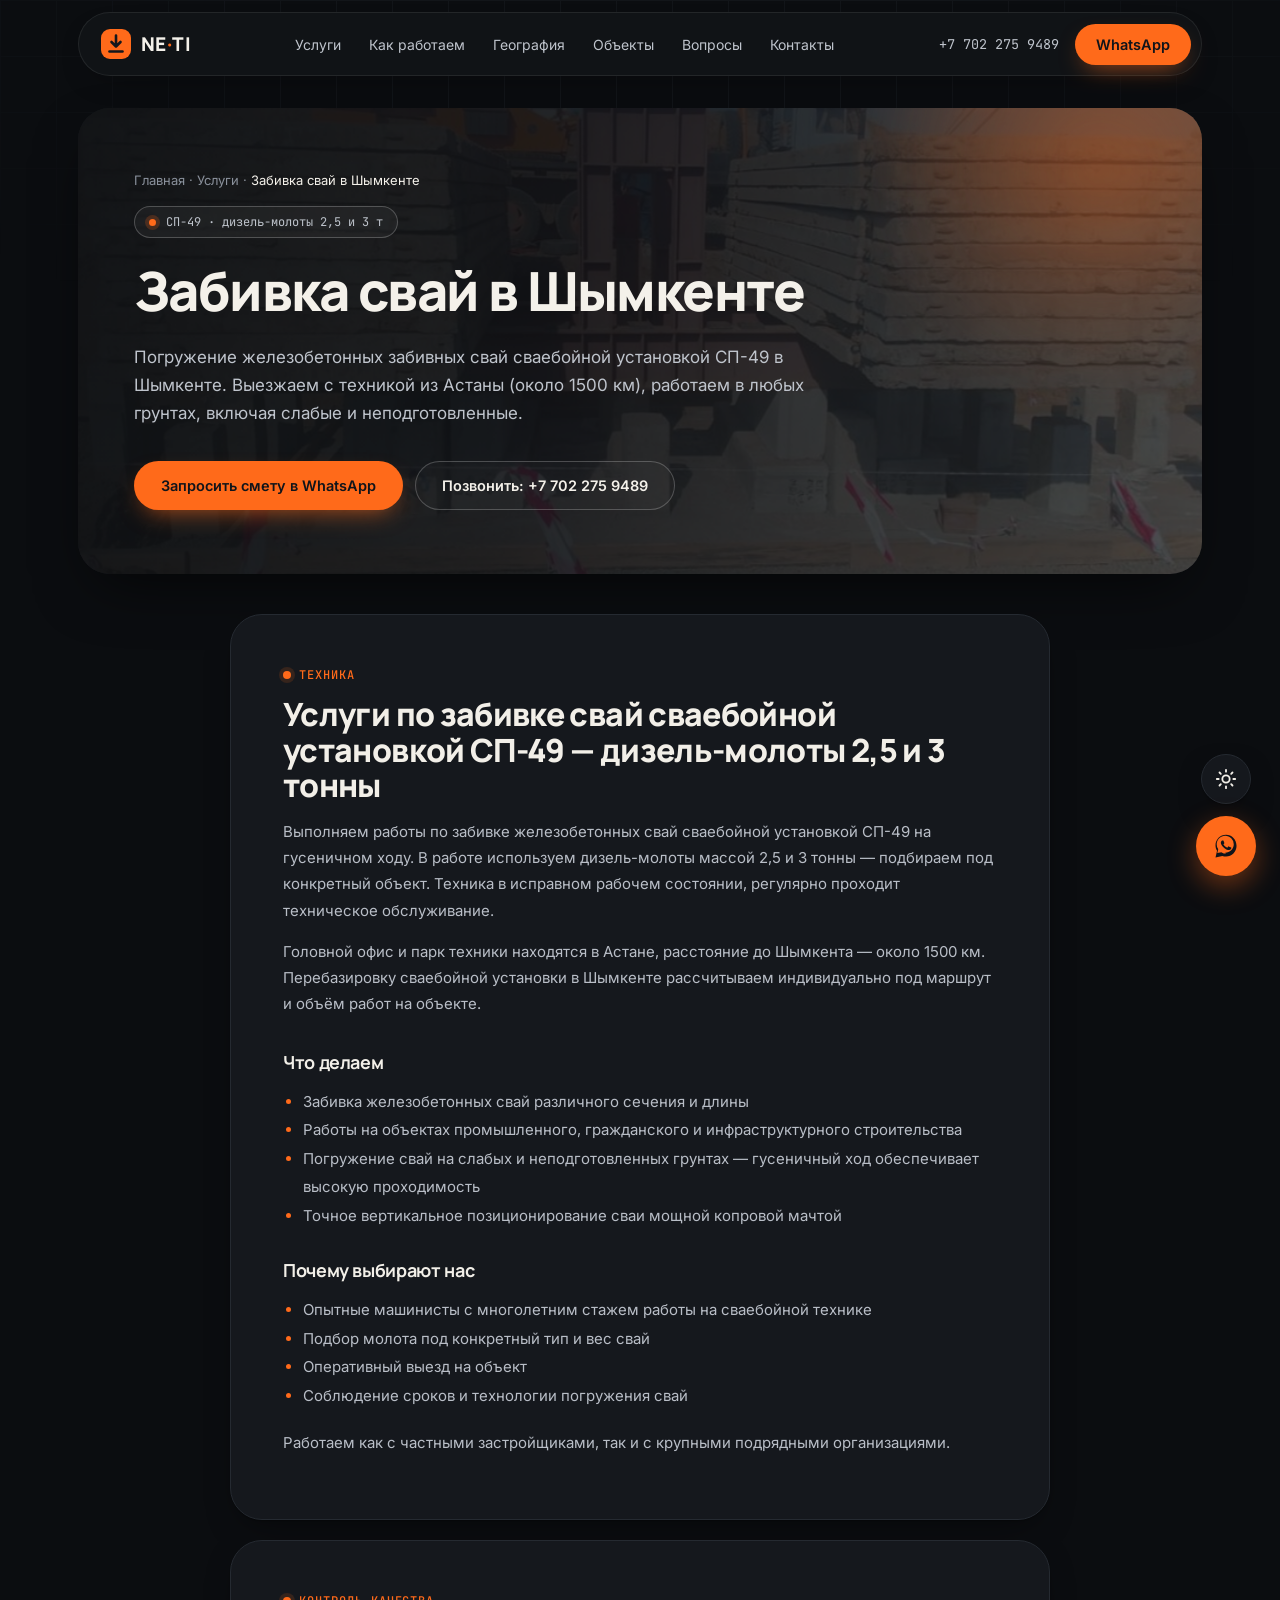
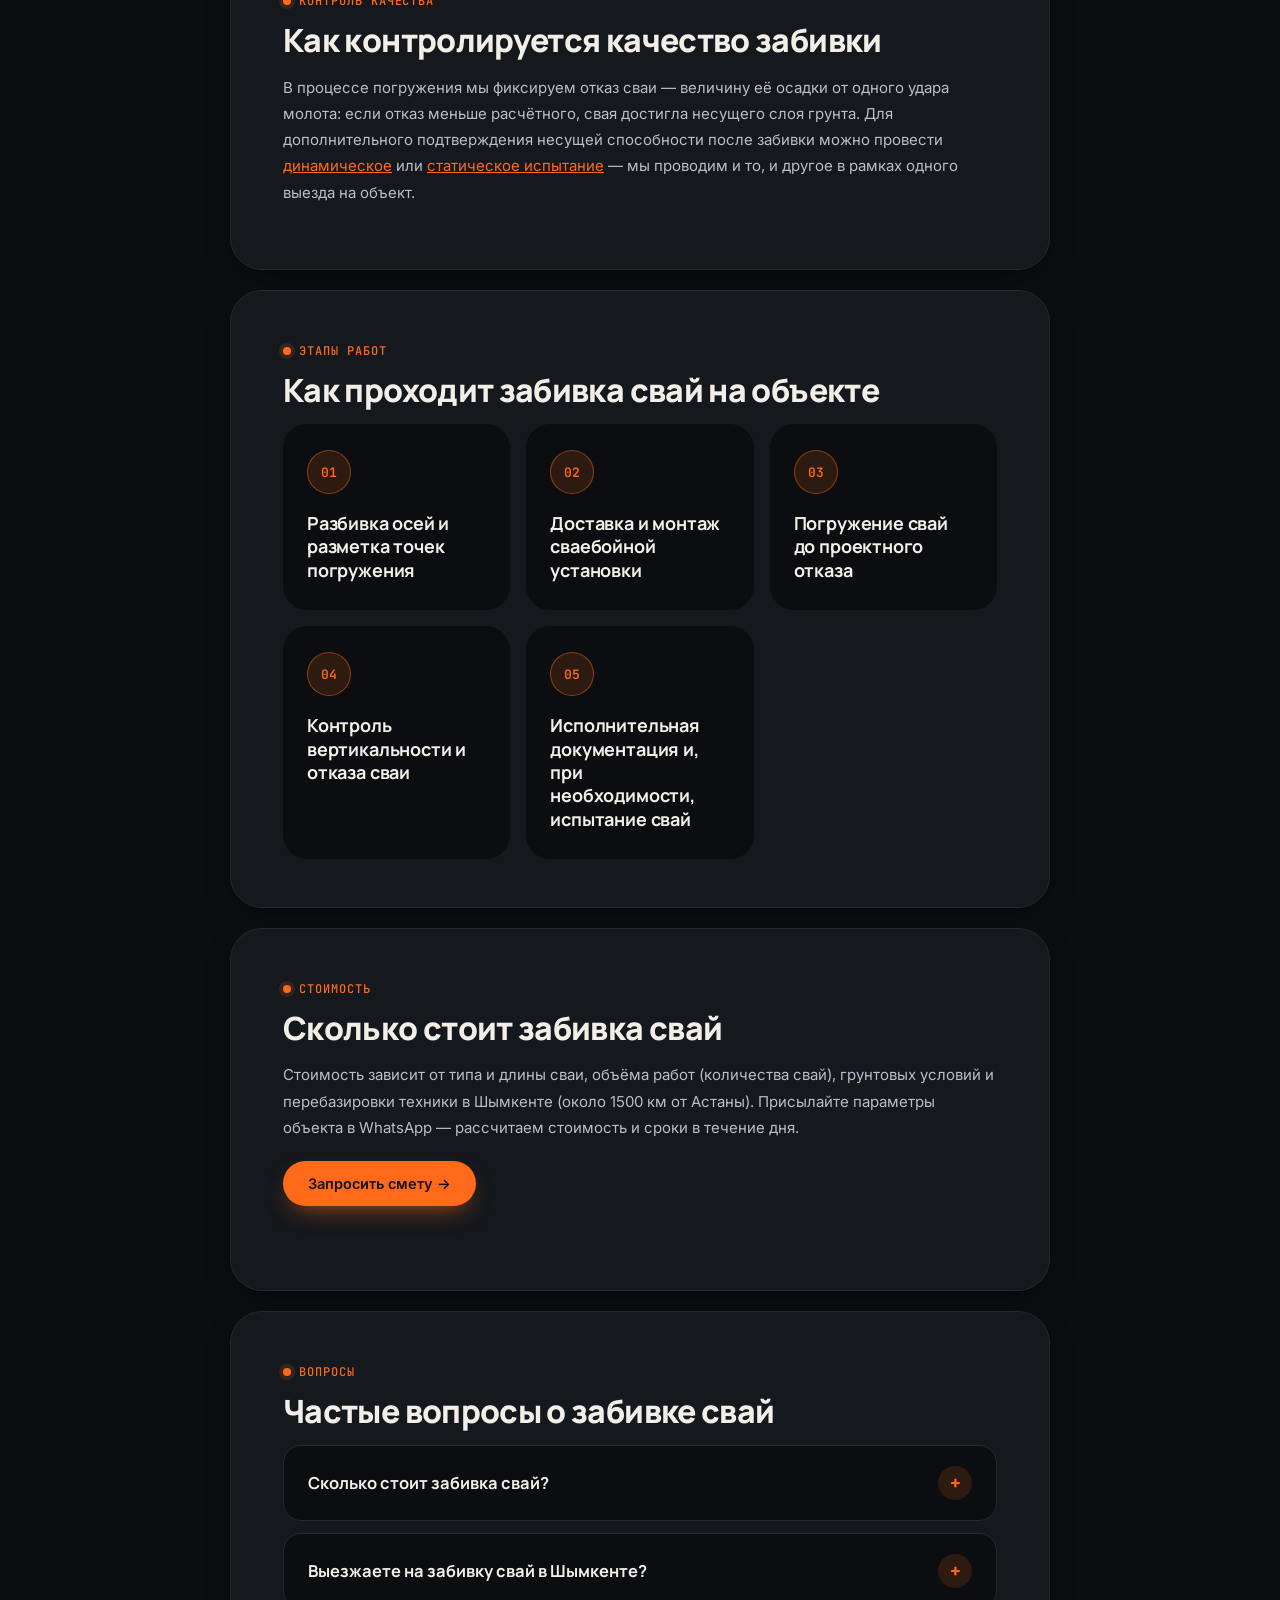
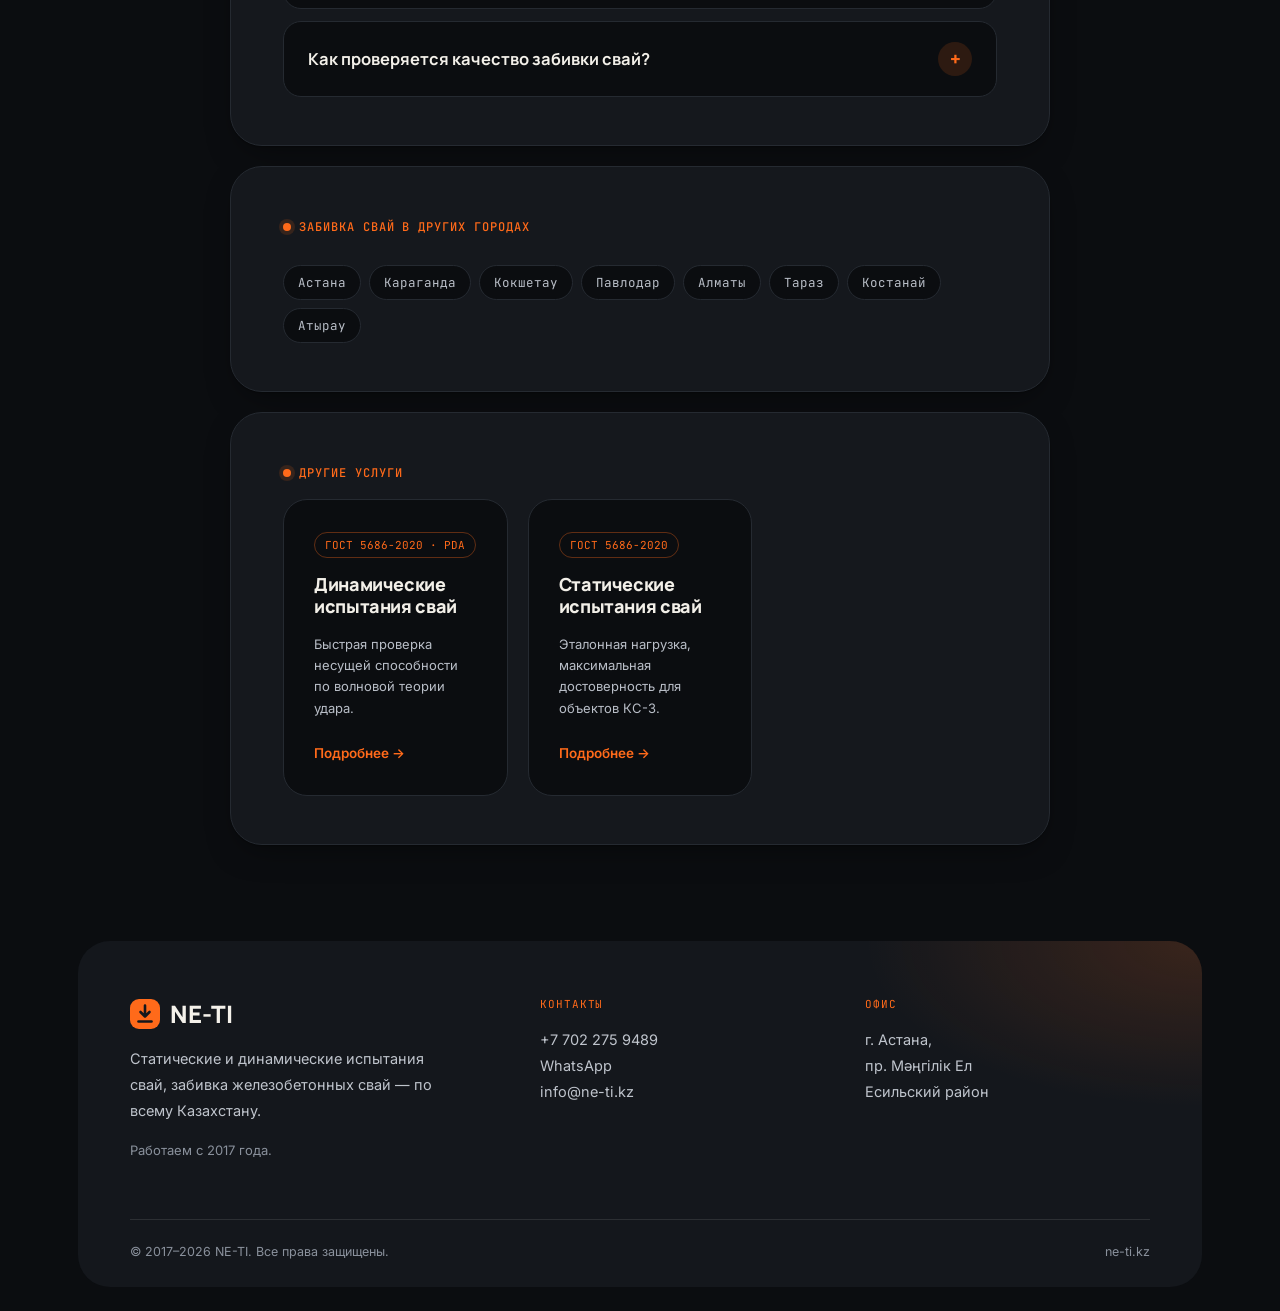
<file: zabivka-svai-shymkent/index.html>
<!DOCTYPE html>
<html lang="ru">
<head>
<script src="/js/theme-init.js"></script>
<meta charset="UTF-8">
<meta name="viewport" content="width=device-width, initial-scale=1.0">
<title>Забивка свай в Шымкенте — цена, смета | NE-TI</title>
<meta name="description" content="Забивка железобетонных свай сваебойной установкой СП-49 (дизель-молоты 2,5 и 3 тонны) в Шымкенте. Выезд техники из Астаны, опытные машинисты. Смета в течение дня.">
<meta name="keywords" content="забивка свай шымкент, забивка свай, забивка железобетонных свай, сваи шымкент, сваебойная установка СП-49, дизель-молот, сваебойные работы, погружение свай, свайный фундамент шымкент">
<link rel="canonical" href="https://ne-ti.kz/zabivka-svai-shymkent/">

<meta property="og:type" content="website">
<meta property="og:site_name" content="NE-TI">
<meta property="og:title" content="Забивка свай в Шымкенте — NE-TI">
<meta property="og:description" content="Погружение железобетонных свай сваебойной установкой СП-49 в Шымкенте. Выезд техники из Астаны, любые грунты.">
<meta property="og:url" content="https://ne-ti.kz/zabivka-svai-shymkent/">
<meta property="og:image" content="https://ne-ti.kz/images/favicon-512.png">
<meta property="og:locale" content="ru_RU">
<meta name="robots" content="index, follow">
<meta name="geo.region" content="KZ-71">
<meta name="geo.placename" content="Астана">

<link rel="icon" href="/images/favicon.ico" sizes="any">
<link rel="icon" type="image/png" sizes="32x32" href="/images/favicon-32.png">
<link rel="apple-touch-icon" sizes="180x180" href="/images/apple-touch-icon.png">
<meta name="theme-color" content="#10141a">

<link rel="preconnect" href="https://fonts.googleapis.com">
<link rel="preconnect" href="https://fonts.gstatic.com" crossorigin>
<link href="https://fonts.googleapis.com/css2?family=Manrope:wght@500;600;700;800&family=Inter:wght@400;500;600;700&family=JetBrains+Mono:wght@400;500;600&display=swap" rel="stylesheet">
<link rel="stylesheet" href="/styles.css">

<script type="application/ld+json">
{
  "@context": "https://schema.org",
  "@type": "Service",
  "name": "Забивка свай",
  "serviceType": "Погружение железобетонных забивных свай",
  "description": "Забивка железобетонных свай сваебойной установкой СП-49, дизель-молоты 2,5 и 3 тонны, любые грунты. Выезд техники в Шымкенте.",
  "provider": { "@type": "ProfessionalService", "name": "NE-TI", "telephone": "+7-702-275-9489",
    "address": { "@type": "PostalAddress", "addressLocality": "Астана", "addressCountry": "KZ" } },
  "areaServed": [ { "@type": "City", "name": "Шымкент" }, { "@type": "Country", "name": "Казахстан" } ],
  "url": "https://ne-ti.kz/zabivka-svai-shymkent/"
}
</script>
<script type="application/ld+json">
{
  "@context": "https://schema.org",
  "@type": "BreadcrumbList",
  "itemListElement": [
    { "@type": "ListItem", "position": 1, "name": "Главная", "item": "https://ne-ti.kz/" },
    { "@type": "ListItem", "position": 2, "name": "Услуги", "item": "https://ne-ti.kz/#services" },
    { "@type": "ListItem", "position": 3, "name": "Забивка свай в Шымкенте", "item": "https://ne-ti.kz/zabivka-svai-shymkent/" }
  ]
}
</script>
<script type="application/ld+json">
{
  "@context": "https://schema.org",
  "@type": "FAQPage",
  "mainEntity": [
    {
      "@type": "Question",
      "name": "Сколько стоит забивка свай?",
      "acceptedAnswer": { "@type": "Answer", "text": "Стоимость забивки зависит от типа и длины сваи, объёма работ, грунтовых условий и удалённости объекта. Присылайте параметры объекта в WhatsApp — рассчитаем стоимость и сроки в течение дня." }
    },
    {
      "@type": "Question",
      "name": "Выезжаете на забивку свай в Шымкенте?",
      "acceptedAnswer": { "@type": "Answer", "text": "Да, регулярно выполняем забивку свай в Шымкенте — головной офис и парк техники находятся в Астане (около 1500 км), перебазировка сваебойной установки рассчитывается под конкретный объект и маршрут." }
    },
    {
      "@type": "Question",
      "name": "Как проверяется качество забивки свай?",
      "acceptedAnswer": { "@type": "Answer", "text": "В процессе забивки контролируется отказ сваи — величина её погружения от одного удара молота. После погружения несущую способность можно дополнительно подтвердить динамическим или статическим испытанием." }
    }
  ]
}
</script>
</head>
<body>

<div class="grid-bg"></div>

<header>
  <div class="wrap nav">
    <a href="/" class="logo" aria-label="NE-TI — на главную"><span>NE<span class="dot">·</span>TI</span></a>
    <nav class="navlinks">
      <a href="/#services">Услуги</a>
      <a href="/#process">Как работаем</a>
      <a href="/#coverage">География</a>
      <a href="/#cases">Объекты</a>
      <a href="/#faq">Вопросы</a>
      <a href="/#contact">Контакты</a>
    </nav>
    <div class="nav-right">
      <a class="phone-link" href="tel:+77022759489">+7 702 275 9489</a>
      <a class="btn btn-accent" href="https://wa.me/77022759489?text=Здравствуйте!%20Нужна%20смета%20на%20забивку%20свай%20в%20Шымкенте." target="_blank" rel="noopener">WhatsApp</a>
    </div>
  </div>
</header>

<main>
  <section class="hero" style="padding-bottom:20px;">
    <div class="wrap">
      <div style="font-size:13px;color:var(--muted);margin-bottom:18px;">
        <a href="/" style="color:var(--muted);text-decoration:none;">Главная</a> ·
        <a href="/#services" style="color:var(--muted);text-decoration:none;">Услуги</a> ·
        <span style="color:var(--paper);">Забивка свай в Шымкенте</span>
      </div>
      <div class="eyebrow"><span class="pulse"></span> СП-49 · дизель-молоты 2,5 и 3 т</div>
      <h1 style="max-width:22ch;">Забивка свай в Шымкенте</h1>
      <p class="hero-sub" style="max-width:62ch;">Погружение железобетонных забивных свай сваебойной установкой СП-49 в Шымкенте. Выезжаем с техникой из Астаны (около 1500 км), работаем в любых грунтах, включая слабые и неподготовленные.</p>
      <div class="hero-ctas">
        <a class="btn btn-accent" href="https://wa.me/77022759489?text=Здравствуйте!%20Нужна%20смета%20на%20забивку%20свай%20в%20Шымкенте." target="_blank" rel="noopener">Запросить смету в WhatsApp</a>
        <a class="btn btn-ghost" href="tel:+77022759489">Позвонить: +7 702 275 9489</a>
      </div>
    </div>
  </section>

  <section>
    <div class="wrap" style="max-width:820px;">
      <div class="kicker">Техника</div>
      <h2 style="max-width:none;">Услуги по забивке свай сваебойной установкой СП-49 — дизель-молоты 2,5 и 3 тонны</h2>
      <p style="font-size:15px;line-height:1.75;color:var(--paper-dim);margin-top:16px;">
        Выполняем работы по забивке железобетонных свай сваебойной установкой СП-49 на гусеничном ходу. В работе используем дизель-молоты массой 2,5 и 3 тонны — подбираем под конкретный объект. Техника в исправном рабочем состоянии, регулярно проходит техническое обслуживание.
      </p>
      <p style="font-size:15px;line-height:1.75;color:var(--paper-dim);margin-top:14px;">
        Головной офис и парк техники находятся в Астане, расстояние до Шымкента — около 1500 км. Перебазировку сваебойной установки в Шымкенте рассчитываем индивидуально под маршрут и объём работ на объекте.
      </p>

      <h3 style="font-size:18px;margin-top:32px;">Что делаем</h3>
      <ul style="font-size:15px;line-height:1.9;color:var(--paper-dim);margin-top:14px;padding-left:20px;">
        <li>Забивка железобетонных свай различного сечения и длины</li>
        <li>Работы на объектах промышленного, гражданского и инфраструктурного строительства</li>
        <li>Погружение свай на слабых и неподготовленных грунтах — гусеничный ход обеспечивает высокую проходимость</li>
        <li>Точное вертикальное позиционирование сваи мощной копровой мачтой</li>
      </ul>

      <h3 style="font-size:18px;margin-top:28px;">Почему выбирают нас</h3>
      <ul style="font-size:15px;line-height:1.9;color:var(--paper-dim);margin-top:14px;padding-left:20px;">
        <li>Опытные машинисты с многолетним стажем работы на сваебойной технике</li>
        <li>Подбор молота под конкретный тип и вес свай</li>
        <li>Оперативный выезд на объект</li>
        <li>Соблюдение сроков и технологии погружения свай</li>
      </ul>
      <p style="font-size:15px;line-height:1.75;color:var(--paper-dim);margin-top:20px;">
        Работаем как с частными застройщиками, так и с крупными подрядными организациями.
      </p>
    </div>
  </section>

  <section style="padding-top:0;">
    <div class="wrap" style="max-width:820px;">
      <div class="kicker">Контроль качества</div>
      <h2 style="max-width:none;">Как контролируется качество забивки</h2>
      <p style="font-size:15px;line-height:1.75;color:var(--paper-dim);margin-top:16px;">
        В процессе погружения мы фиксируем отказ сваи — величину её осадки от одного удара молота: если отказ меньше расчётного, свая достигла несущего слоя грунта. Для дополнительного подтверждения несущей способности после забивки можно провести <a href="/dinamicheskie-ispytaniya-svai/" style="color:var(--accent);">динамическое</a> или <a href="/staticheskie-ispytaniya-svai/" style="color:var(--accent);">статическое испытание</a> — мы проводим и то, и другое в рамках одного выезда на объект.
      </p>
    </div>
  </section>

  <section style="padding-top:0;">
    <div class="wrap" style="max-width:820px;">
      <div class="kicker">Этапы работ</div>
      <h2 style="max-width:none;">Как проходит забивка свай на объекте</h2>
      <div class="process" style="border-top:none;margin-top:16px;">
        <div class="process-row" style="grid-template-columns:60px 1fr;">
          <div class="p-num">01</div>
          <div class="p-title" style="grid-column:2;">Разбивка осей и разметка точек погружения</div>
        </div>
        <div class="process-row" style="grid-template-columns:60px 1fr;">
          <div class="p-num">02</div>
          <div class="p-title" style="grid-column:2;">Доставка и монтаж сваебойной установки</div>
        </div>
        <div class="process-row" style="grid-template-columns:60px 1fr;">
          <div class="p-num">03</div>
          <div class="p-title" style="grid-column:2;">Погружение свай до проектного отказа</div>
        </div>
        <div class="process-row" style="grid-template-columns:60px 1fr;">
          <div class="p-num">04</div>
          <div class="p-title" style="grid-column:2;">Контроль вертикальности и отказа сваи</div>
        </div>
        <div class="process-row" style="grid-template-columns:60px 1fr;border-bottom:none;">
          <div class="p-num">05</div>
          <div class="p-title" style="grid-column:2;">Исполнительная документация и, при необходимости, испытание свай</div>
        </div>
      </div>
    </div>
  </section>

  <section style="padding-top:0;">
    <div class="wrap" style="max-width:820px;">
      <div class="kicker">Стоимость</div>
      <h2 style="max-width:none;">Сколько стоит забивка свай</h2>
      <p style="font-size:15px;line-height:1.75;color:var(--paper-dim);margin-top:16px;">
        Стоимость зависит от типа и длины сваи, объёма работ (количества свай), грунтовых условий и перебазировки техники в Шымкенте (около 1500 км от Астаны). Присылайте параметры объекта в WhatsApp — рассчитаем стоимость и сроки в течение дня.
      </p>
      <div class="hero-ctas" style="margin-top:20px;">
        <a class="btn btn-accent" href="https://wa.me/77022759489?text=Здравствуйте!%20Нужна%20смета%20на%20забивку%20свай%20в%20Шымкенте." target="_blank" rel="noopener">Запросить смету →</a>
      </div>
    </div>
  </section>

  <section id="faq" style="padding-top:0;">
    <div class="wrap" style="max-width:820px;">
      <div class="kicker">Вопросы</div>
      <h2 style="max-width:none;">Частые вопросы о забивке свай</h2>
      <div class="faq-list" style="margin-top:16px;">
        <div class="faq-item">
          <div class="faq-q">Сколько стоит забивка свай?<span class="plus">+</span></div>
          <div class="faq-a"><p>Стоимость забивки зависит от типа и длины сваи, объёма работ, грунтовых условий и удалённости объекта. Присылайте параметры объекта в WhatsApp — рассчитаем стоимость и сроки в течение дня.</p></div>
        </div>
        <div class="faq-item">
          <div class="faq-q">Выезжаете на забивку свай в Шымкенте?<span class="plus">+</span></div>
          <div class="faq-a"><p>Да, регулярно выполняем забивку свай в Шымкенте — головной офис и парк техники находятся в Астане (около 1500 км), перебазировка сваебойной установки рассчитывается под конкретный объект и маршрут.</p></div>
        </div>
        <div class="faq-item">
          <div class="faq-q">Как проверяется качество забивки свай?<span class="plus">+</span></div>
          <div class="faq-a"><p>В процессе забивки контролируется отказ сваи — величина её погружения от одного удара молота. После погружения несущую способность можно дополнительно подтвердить динамическим или статическим испытанием.</p></div>
        </div>
      </div>
    </div>
  </section>

  <section style="padding-top:0;">
    <div class="wrap" style="max-width:820px;">
      <div class="kicker">Забивка свай в других городах</div>
      <div class="city-tags" style="margin-top:16px;">
          <a href="/zabivka-svai/" class="city-tag" style="text-decoration:none;">Астана</a>
          <a href="/zabivka-svai-karaganda/" class="city-tag" style="text-decoration:none;">Караганда</a>
          <a href="/zabivka-svai-kokshetau/" class="city-tag" style="text-decoration:none;">Кокшетау</a>
          <a href="/zabivka-svai-pavlodar/" class="city-tag" style="text-decoration:none;">Павлодар</a>
          <a href="/zabivka-svai-almaty/" class="city-tag" style="text-decoration:none;">Алматы</a>
          <a href="/zabivka-svai-taraz/" class="city-tag" style="text-decoration:none;">Тараз</a>
          <a href="/zabivka-svai-kostanay/" class="city-tag" style="text-decoration:none;">Костанай</a>
          <a href="/zabivka-svai-atyrau/" class="city-tag" style="text-decoration:none;">Атырау</a>
      </div>
    </div>
  </section>

  <section style="padding-top:0;">
    <div class="wrap" style="max-width:820px;">
      <div class="kicker">Другие услуги</div>
      <div class="services" style="border:1px solid var(--line);">
        <div class="service">
          <span class="code">ГОСТ 5686-2020 · PDA</span>
          <h3 style="font-size:18px;">Динамические испытания свай</h3>
          <p style="font-size:13px;">Быстрая проверка несущей способности по волновой теории удара.</p>
          <a class="cta" href="/dinamicheskie-ispytaniya-svai/">Подробнее →</a>
        </div>
        <div class="service">
          <span class="code">ГОСТ 5686-2020</span>
          <h3 style="font-size:18px;">Статические испытания свай</h3>
          <p style="font-size:13px;">Эталонная нагрузка, максимальная достоверность для объектов КС-3.</p>
          <a class="cta" href="/staticheskie-ispytaniya-svai/">Подробнее →</a>
        </div>
      </div>
    </div>
  </section>
</main>

<footer id="contact">
  <div class="wrap">
    <div class="foot-grid">
      <div class="foot-col">
        <div class="foot-label">NE-TI</div>
        <p style="max-width:34ch;">Статические и динамические испытания свай, забивка железобетонных свай — по всему Казахстану.</p>
        <p style="max-width:34ch;color:var(--muted);font-size:13px;margin-top:8px;">Работаем с 2017 года.</p>
      </div>
      <div class="foot-col">
        <div class="foot-label">Контакты</div>
        <a href="tel:+77022759489">+7 702 275 9489</a>
        <a href="https://wa.me/77022759489" target="_blank" rel="noopener">WhatsApp</a>
        <a href="mailto:info@ne-ti.kz">info@ne-ti.kz</a>
      </div>
      <div class="foot-col">
        <div class="foot-label">Офис</div>
        <p>г. Астана,<br>пр. Мәңгілік Ел<br>Есильский район</p>
      </div>
    </div>
    <div class="foot-bottom">
      <span>© 2017–<span id="year"></span> NE-TI. Все права защищены.</span>
      <span>ne-ti.kz</span>
    </div>
  </div>
</footer>

<button class="theme-toggle" id="themeToggle" type="button" aria-label="Переключить тему">
  <svg class="icon-moon" viewBox="0 0 24 24" fill="none" stroke-width="2" stroke-linecap="round" stroke-linejoin="round"><path d="M21 12.79A9 9 0 1 1 11.21 3 7 7 0 0 0 21 12.79z"/></svg>
  <svg class="icon-sun" viewBox="0 0 24 24" fill="none" stroke-width="2" stroke-linecap="round" stroke-linejoin="round"><circle cx="12" cy="12" r="4"/><path d="M12 2v2M12 20v2M4.93 4.93l1.41 1.41M17.66 17.66l1.41 1.41M2 12h2M20 12h2M4.93 19.07l1.41-1.41M17.66 6.34l1.41-1.41"/></svg>
</button>

<a class="wa-float" href="https://wa.me/77022759489?text=Здравствуйте!%20Нужна%20смета%20на%20забивку%20свай%20в%20Шымкенте." target="_blank" rel="noopener" aria-label="Написать в WhatsApp">
  <svg viewBox="0 0 32 32" fill="#10141a"><path d="M16.02 3C9.4 3 4 8.4 4 15.02c0 2.32.63 4.5 1.75 6.38L4 29l7.78-1.7a11.9 11.9 0 0 0 4.24.78h.02c6.62 0 12-5.4 12-12.02C28.04 8.4 22.65 3 16.02 3zm0 21.7h-.02a9.7 9.7 0 0 1-4.94-1.36l-.35-.21-4.62 1.01 1.02-4.5-.23-.37a9.68 9.68 0 0 1-1.5-5.25c0-5.36 4.37-9.72 9.75-9.72 2.6 0 5.05 1.02 6.89 2.86a9.65 9.65 0 0 1 2.85 6.87c0 5.36-4.37 9.72-9.85 9.72zm5.34-7.28c-.29-.15-1.74-.86-2.01-.96-.27-.1-.47-.15-.66.15-.2.29-.76.95-.93 1.15-.17.2-.34.22-.63.07-.29-.15-1.22-.45-2.32-1.43-.86-.76-1.44-1.7-1.61-1.99-.17-.29-.02-.45.13-.6.13-.13.29-.34.44-.51.15-.17.2-.29.29-.49.1-.2.05-.37-.02-.51-.07-.15-.66-1.6-.91-2.18-.24-.58-.48-.5-.66-.51h-.56c-.2 0-.51.07-.78.37-.27.29-1.02 1-1.02 2.43s1.05 2.82 1.2 3.01c.15.2 2.07 3.17 5.03 4.44.7.3 1.25.48 1.68.62.7.22 1.34.19 1.85.11.56-.08 1.74-.71 1.98-1.4.24-.68.24-1.27.17-1.4-.07-.12-.27-.2-.56-.34z"/></svg>
</a>

<script src="/js/site.js"></script>
<script src="/js/motion.js" defer></script>
</body>
</html>
</file>
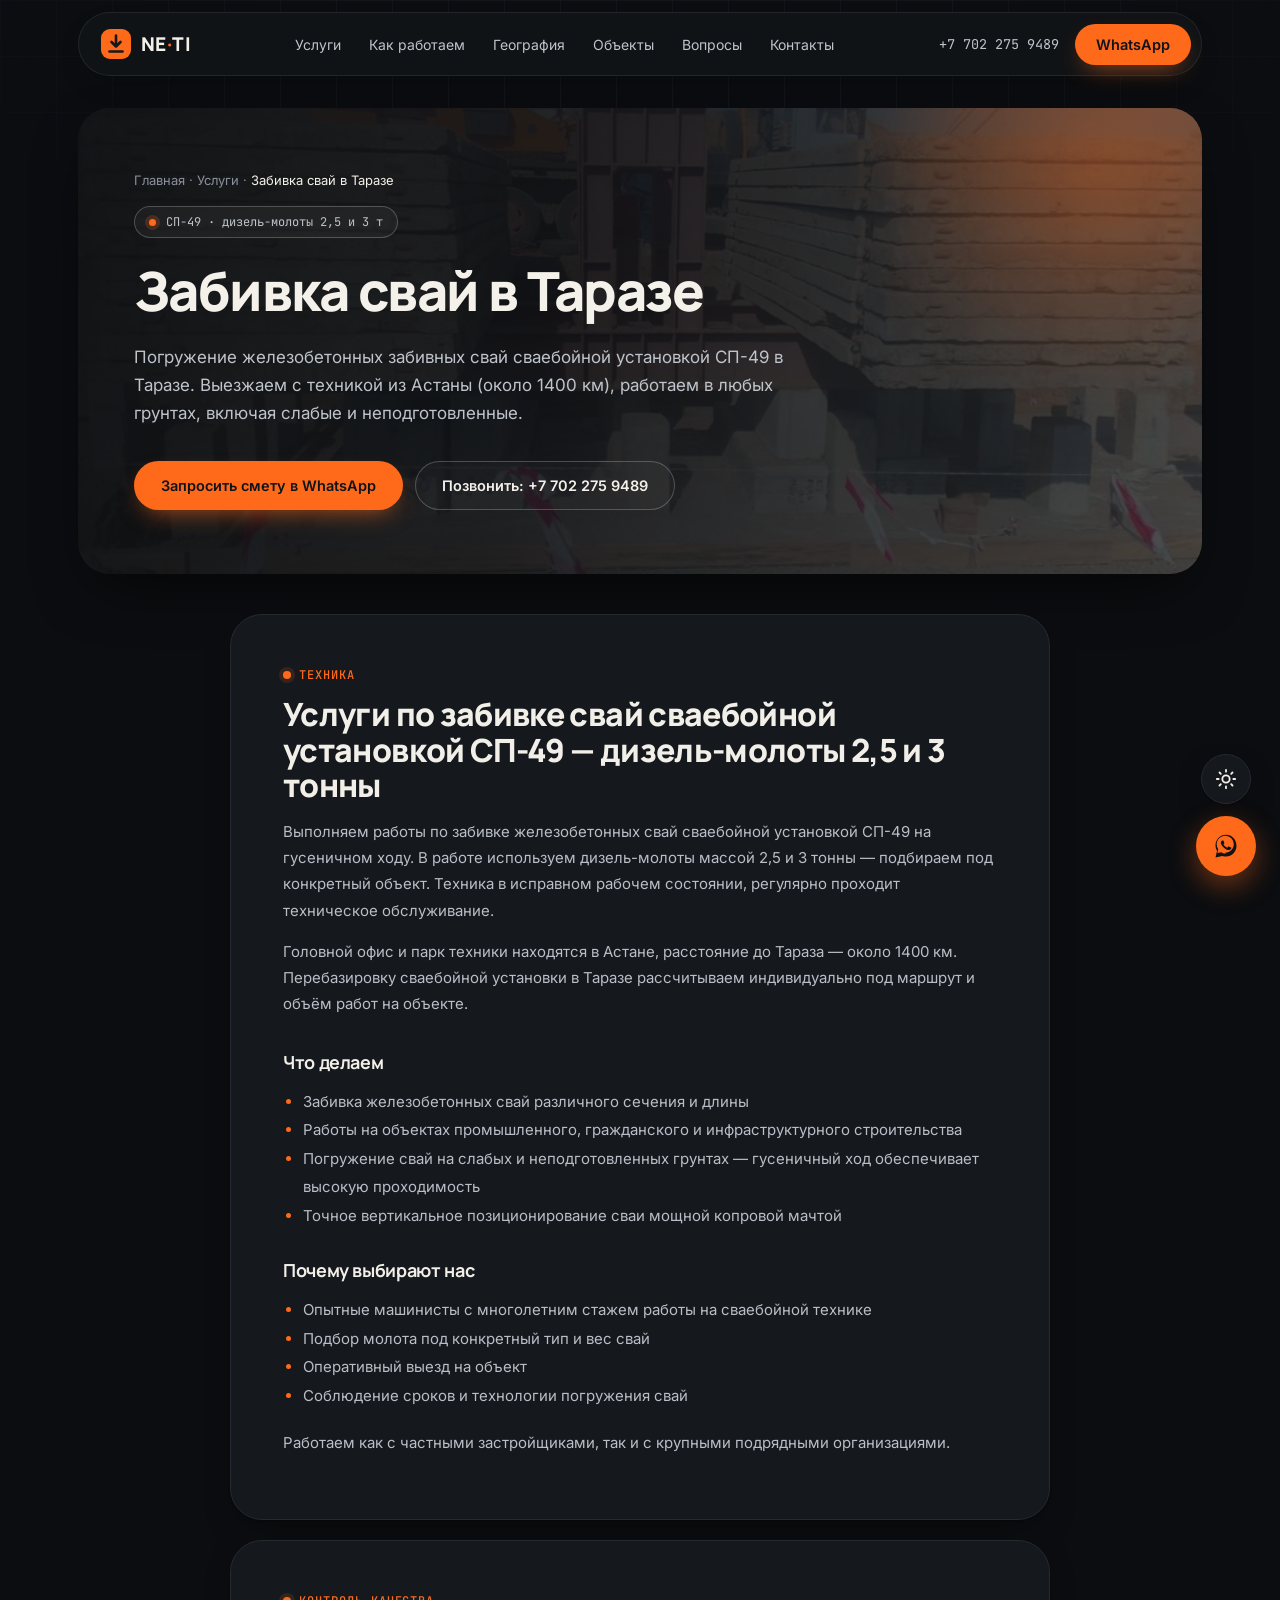
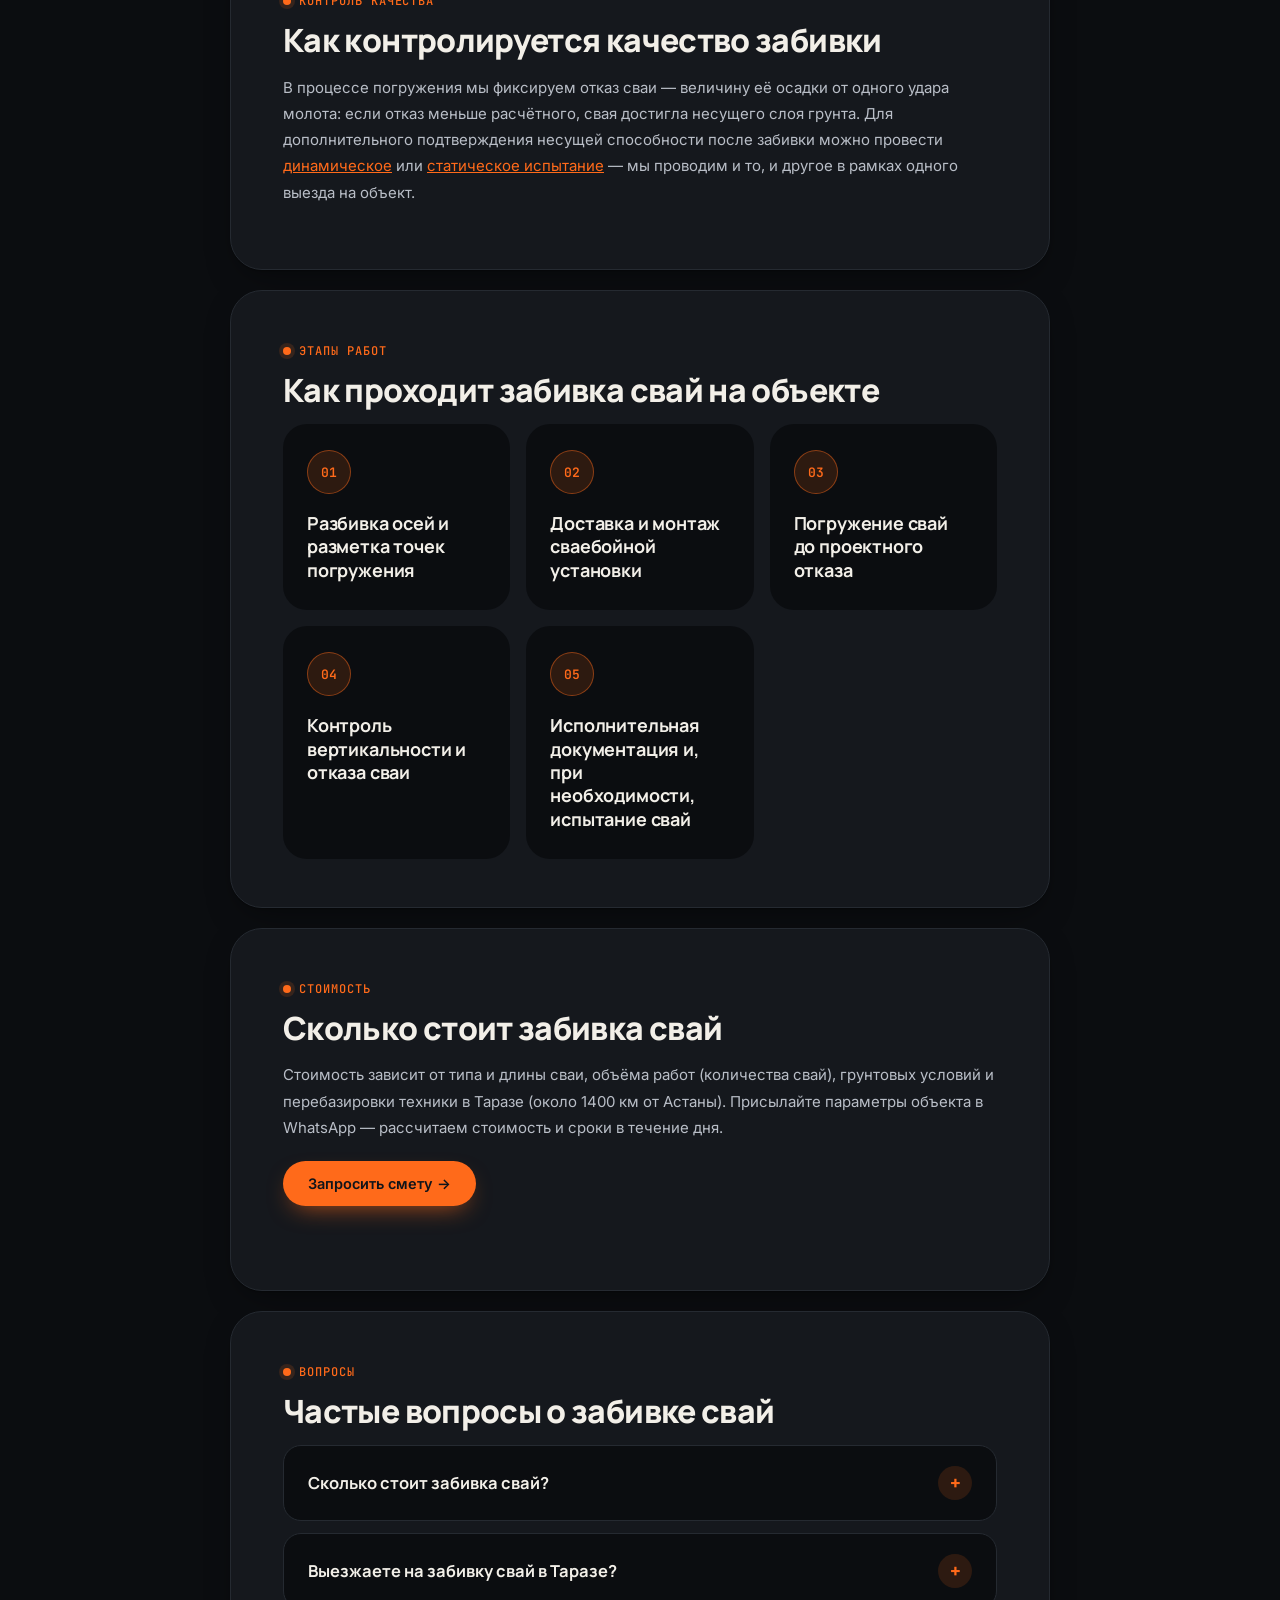
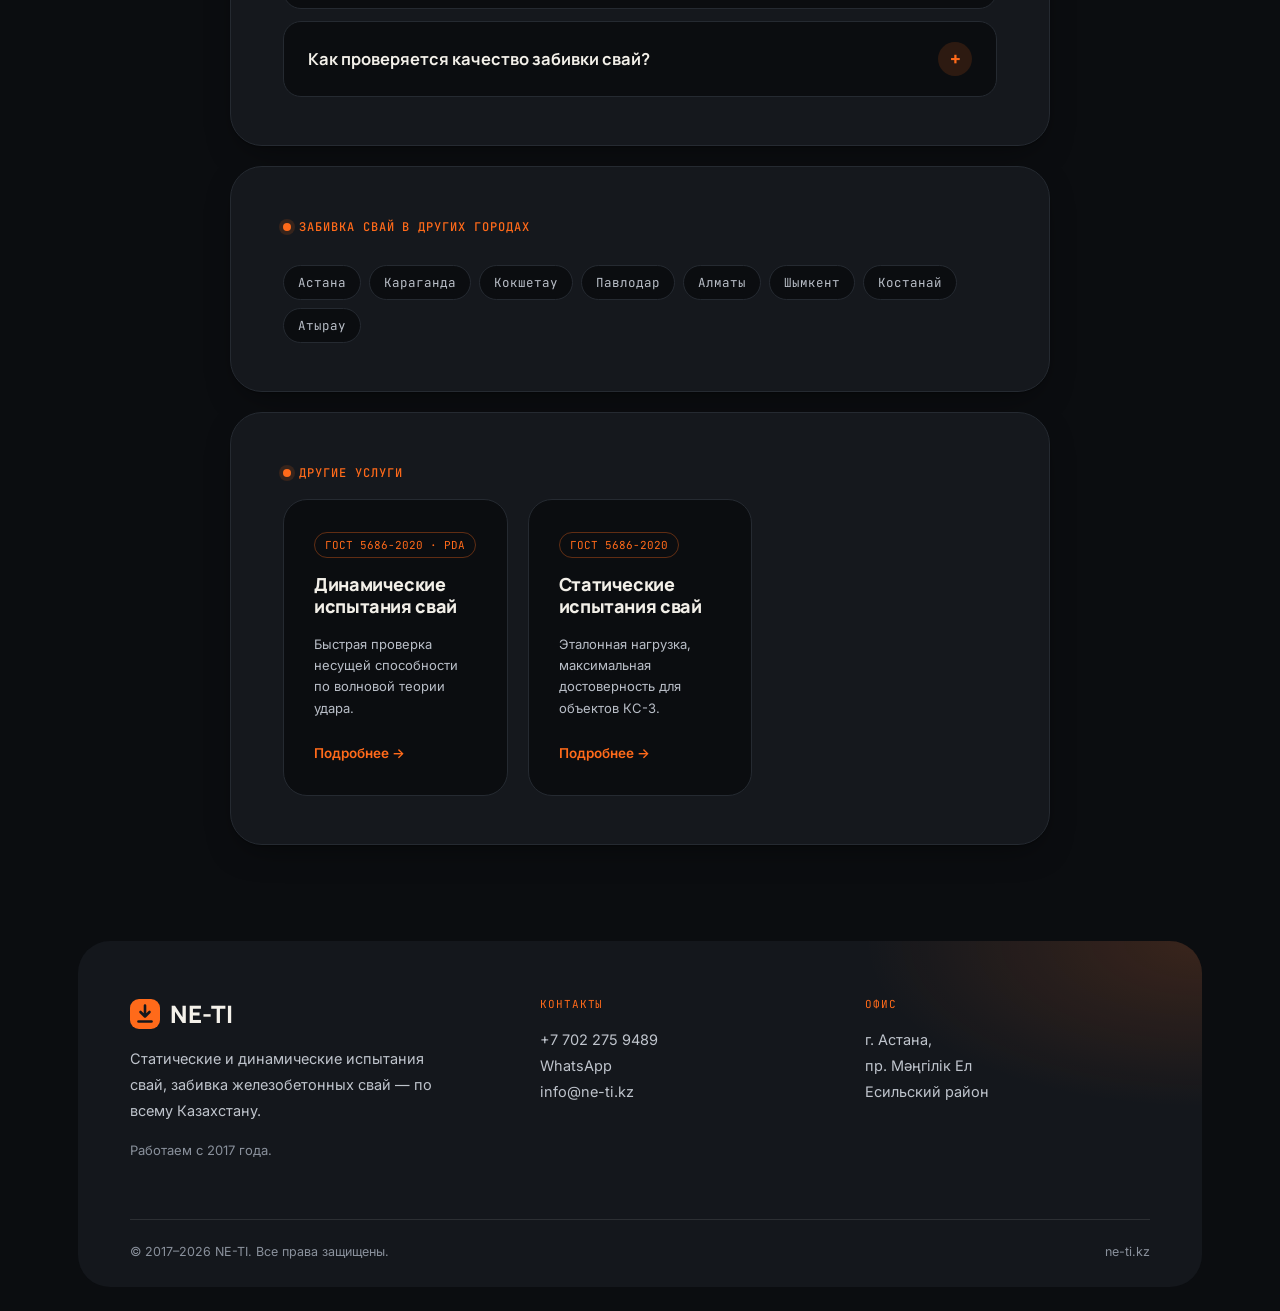
<file: zabivka-svai-taraz/index.html>
<!DOCTYPE html>
<html lang="ru">
<head>
<script src="/js/theme-init.js"></script>
<meta charset="UTF-8">
<meta name="viewport" content="width=device-width, initial-scale=1.0">
<title>Забивка свай в Таразе — цена, смета | NE-TI</title>
<meta name="description" content="Забивка железобетонных свай сваебойной установкой СП-49 (дизель-молоты 2,5 и 3 тонны) в Таразе. Выезд техники из Астаны, опытные машинисты. Смета в течение дня.">
<meta name="keywords" content="забивка свай тараз, забивка свай, забивка железобетонных свай, сваи тараз, сваебойная установка СП-49, дизель-молот, сваебойные работы, погружение свай, свайный фундамент тараз">
<link rel="canonical" href="https://ne-ti.kz/zabivka-svai-taraz/">

<meta property="og:type" content="website">
<meta property="og:site_name" content="NE-TI">
<meta property="og:title" content="Забивка свай в Таразе — NE-TI">
<meta property="og:description" content="Погружение железобетонных свай сваебойной установкой СП-49 в Таразе. Выезд техники из Астаны, любые грунты.">
<meta property="og:url" content="https://ne-ti.kz/zabivka-svai-taraz/">
<meta property="og:image" content="https://ne-ti.kz/images/favicon-512.png">
<meta property="og:locale" content="ru_RU">
<meta name="robots" content="index, follow">
<meta name="geo.region" content="KZ-71">
<meta name="geo.placename" content="Астана">

<link rel="icon" href="/images/favicon.ico" sizes="any">
<link rel="icon" type="image/png" sizes="32x32" href="/images/favicon-32.png">
<link rel="apple-touch-icon" sizes="180x180" href="/images/apple-touch-icon.png">
<meta name="theme-color" content="#10141a">

<link rel="preconnect" href="https://fonts.googleapis.com">
<link rel="preconnect" href="https://fonts.gstatic.com" crossorigin>
<link href="https://fonts.googleapis.com/css2?family=Manrope:wght@500;600;700;800&family=Inter:wght@400;500;600;700&family=JetBrains+Mono:wght@400;500;600&display=swap" rel="stylesheet">
<link rel="stylesheet" href="/styles.css">

<script type="application/ld+json">
{
  "@context": "https://schema.org",
  "@type": "Service",
  "name": "Забивка свай",
  "serviceType": "Погружение железобетонных забивных свай",
  "description": "Забивка железобетонных свай сваебойной установкой СП-49, дизель-молоты 2,5 и 3 тонны, любые грунты. Выезд техники в Таразе.",
  "provider": { "@type": "ProfessionalService", "name": "NE-TI", "telephone": "+7-702-275-9489",
    "address": { "@type": "PostalAddress", "addressLocality": "Астана", "addressCountry": "KZ" } },
  "areaServed": [ { "@type": "City", "name": "Тараз" }, { "@type": "Country", "name": "Казахстан" } ],
  "url": "https://ne-ti.kz/zabivka-svai-taraz/"
}
</script>
<script type="application/ld+json">
{
  "@context": "https://schema.org",
  "@type": "BreadcrumbList",
  "itemListElement": [
    { "@type": "ListItem", "position": 1, "name": "Главная", "item": "https://ne-ti.kz/" },
    { "@type": "ListItem", "position": 2, "name": "Услуги", "item": "https://ne-ti.kz/#services" },
    { "@type": "ListItem", "position": 3, "name": "Забивка свай в Таразе", "item": "https://ne-ti.kz/zabivka-svai-taraz/" }
  ]
}
</script>
<script type="application/ld+json">
{
  "@context": "https://schema.org",
  "@type": "FAQPage",
  "mainEntity": [
    {
      "@type": "Question",
      "name": "Сколько стоит забивка свай?",
      "acceptedAnswer": { "@type": "Answer", "text": "Стоимость забивки зависит от типа и длины сваи, объёма работ, грунтовых условий и удалённости объекта. Присылайте параметры объекта в WhatsApp — рассчитаем стоимость и сроки в течение дня." }
    },
    {
      "@type": "Question",
      "name": "Выезжаете на забивку свай в Таразе?",
      "acceptedAnswer": { "@type": "Answer", "text": "Да, регулярно выполняем забивку свай в Таразе — головной офис и парк техники находятся в Астане (около 1400 км), перебазировка сваебойной установки рассчитывается под конкретный объект и маршрут." }
    },
    {
      "@type": "Question",
      "name": "Как проверяется качество забивки свай?",
      "acceptedAnswer": { "@type": "Answer", "text": "В процессе забивки контролируется отказ сваи — величина её погружения от одного удара молота. После погружения несущую способность можно дополнительно подтвердить динамическим или статическим испытанием." }
    }
  ]
}
</script>
</head>
<body>

<div class="grid-bg"></div>

<header>
  <div class="wrap nav">
    <a href="/" class="logo" aria-label="NE-TI — на главную"><span>NE<span class="dot">·</span>TI</span></a>
    <nav class="navlinks">
      <a href="/#services">Услуги</a>
      <a href="/#process">Как работаем</a>
      <a href="/#coverage">География</a>
      <a href="/#cases">Объекты</a>
      <a href="/#faq">Вопросы</a>
      <a href="/#contact">Контакты</a>
    </nav>
    <div class="nav-right">
      <a class="phone-link" href="tel:+77022759489">+7 702 275 9489</a>
      <a class="btn btn-accent" href="https://wa.me/77022759489?text=Здравствуйте!%20Нужна%20смета%20на%20забивку%20свай%20в%20Таразе." target="_blank" rel="noopener">WhatsApp</a>
    </div>
  </div>
</header>

<main>
  <section class="hero" style="padding-bottom:20px;">
    <div class="wrap">
      <div style="font-size:13px;color:var(--muted);margin-bottom:18px;">
        <a href="/" style="color:var(--muted);text-decoration:none;">Главная</a> ·
        <a href="/#services" style="color:var(--muted);text-decoration:none;">Услуги</a> ·
        <span style="color:var(--paper);">Забивка свай в Таразе</span>
      </div>
      <div class="eyebrow"><span class="pulse"></span> СП-49 · дизель-молоты 2,5 и 3 т</div>
      <h1 style="max-width:22ch;">Забивка свай в Таразе</h1>
      <p class="hero-sub" style="max-width:62ch;">Погружение железобетонных забивных свай сваебойной установкой СП-49 в Таразе. Выезжаем с техникой из Астаны (около 1400 км), работаем в любых грунтах, включая слабые и неподготовленные.</p>
      <div class="hero-ctas">
        <a class="btn btn-accent" href="https://wa.me/77022759489?text=Здравствуйте!%20Нужна%20смета%20на%20забивку%20свай%20в%20Таразе." target="_blank" rel="noopener">Запросить смету в WhatsApp</a>
        <a class="btn btn-ghost" href="tel:+77022759489">Позвонить: +7 702 275 9489</a>
      </div>
    </div>
  </section>

  <section>
    <div class="wrap" style="max-width:820px;">
      <div class="kicker">Техника</div>
      <h2 style="max-width:none;">Услуги по забивке свай сваебойной установкой СП-49 — дизель-молоты 2,5 и 3 тонны</h2>
      <p style="font-size:15px;line-height:1.75;color:var(--paper-dim);margin-top:16px;">
        Выполняем работы по забивке железобетонных свай сваебойной установкой СП-49 на гусеничном ходу. В работе используем дизель-молоты массой 2,5 и 3 тонны — подбираем под конкретный объект. Техника в исправном рабочем состоянии, регулярно проходит техническое обслуживание.
      </p>
      <p style="font-size:15px;line-height:1.75;color:var(--paper-dim);margin-top:14px;">
        Головной офис и парк техники находятся в Астане, расстояние до Тараза — около 1400 км. Перебазировку сваебойной установки в Таразе рассчитываем индивидуально под маршрут и объём работ на объекте.
      </p>

      <h3 style="font-size:18px;margin-top:32px;">Что делаем</h3>
      <ul style="font-size:15px;line-height:1.9;color:var(--paper-dim);margin-top:14px;padding-left:20px;">
        <li>Забивка железобетонных свай различного сечения и длины</li>
        <li>Работы на объектах промышленного, гражданского и инфраструктурного строительства</li>
        <li>Погружение свай на слабых и неподготовленных грунтах — гусеничный ход обеспечивает высокую проходимость</li>
        <li>Точное вертикальное позиционирование сваи мощной копровой мачтой</li>
      </ul>

      <h3 style="font-size:18px;margin-top:28px;">Почему выбирают нас</h3>
      <ul style="font-size:15px;line-height:1.9;color:var(--paper-dim);margin-top:14px;padding-left:20px;">
        <li>Опытные машинисты с многолетним стажем работы на сваебойной технике</li>
        <li>Подбор молота под конкретный тип и вес свай</li>
        <li>Оперативный выезд на объект</li>
        <li>Соблюдение сроков и технологии погружения свай</li>
      </ul>
      <p style="font-size:15px;line-height:1.75;color:var(--paper-dim);margin-top:20px;">
        Работаем как с частными застройщиками, так и с крупными подрядными организациями.
      </p>
    </div>
  </section>

  <section style="padding-top:0;">
    <div class="wrap" style="max-width:820px;">
      <div class="kicker">Контроль качества</div>
      <h2 style="max-width:none;">Как контролируется качество забивки</h2>
      <p style="font-size:15px;line-height:1.75;color:var(--paper-dim);margin-top:16px;">
        В процессе погружения мы фиксируем отказ сваи — величину её осадки от одного удара молота: если отказ меньше расчётного, свая достигла несущего слоя грунта. Для дополнительного подтверждения несущей способности после забивки можно провести <a href="/dinamicheskie-ispytaniya-svai/" style="color:var(--accent);">динамическое</a> или <a href="/staticheskie-ispytaniya-svai/" style="color:var(--accent);">статическое испытание</a> — мы проводим и то, и другое в рамках одного выезда на объект.
      </p>
    </div>
  </section>

  <section style="padding-top:0;">
    <div class="wrap" style="max-width:820px;">
      <div class="kicker">Этапы работ</div>
      <h2 style="max-width:none;">Как проходит забивка свай на объекте</h2>
      <div class="process" style="border-top:none;margin-top:16px;">
        <div class="process-row" style="grid-template-columns:60px 1fr;">
          <div class="p-num">01</div>
          <div class="p-title" style="grid-column:2;">Разбивка осей и разметка точек погружения</div>
        </div>
        <div class="process-row" style="grid-template-columns:60px 1fr;">
          <div class="p-num">02</div>
          <div class="p-title" style="grid-column:2;">Доставка и монтаж сваебойной установки</div>
        </div>
        <div class="process-row" style="grid-template-columns:60px 1fr;">
          <div class="p-num">03</div>
          <div class="p-title" style="grid-column:2;">Погружение свай до проектного отказа</div>
        </div>
        <div class="process-row" style="grid-template-columns:60px 1fr;">
          <div class="p-num">04</div>
          <div class="p-title" style="grid-column:2;">Контроль вертикальности и отказа сваи</div>
        </div>
        <div class="process-row" style="grid-template-columns:60px 1fr;border-bottom:none;">
          <div class="p-num">05</div>
          <div class="p-title" style="grid-column:2;">Исполнительная документация и, при необходимости, испытание свай</div>
        </div>
      </div>
    </div>
  </section>

  <section style="padding-top:0;">
    <div class="wrap" style="max-width:820px;">
      <div class="kicker">Стоимость</div>
      <h2 style="max-width:none;">Сколько стоит забивка свай</h2>
      <p style="font-size:15px;line-height:1.75;color:var(--paper-dim);margin-top:16px;">
        Стоимость зависит от типа и длины сваи, объёма работ (количества свай), грунтовых условий и перебазировки техники в Таразе (около 1400 км от Астаны). Присылайте параметры объекта в WhatsApp — рассчитаем стоимость и сроки в течение дня.
      </p>
      <div class="hero-ctas" style="margin-top:20px;">
        <a class="btn btn-accent" href="https://wa.me/77022759489?text=Здравствуйте!%20Нужна%20смета%20на%20забивку%20свай%20в%20Таразе." target="_blank" rel="noopener">Запросить смету →</a>
      </div>
    </div>
  </section>

  <section id="faq" style="padding-top:0;">
    <div class="wrap" style="max-width:820px;">
      <div class="kicker">Вопросы</div>
      <h2 style="max-width:none;">Частые вопросы о забивке свай</h2>
      <div class="faq-list" style="margin-top:16px;">
        <div class="faq-item">
          <div class="faq-q">Сколько стоит забивка свай?<span class="plus">+</span></div>
          <div class="faq-a"><p>Стоимость забивки зависит от типа и длины сваи, объёма работ, грунтовых условий и удалённости объекта. Присылайте параметры объекта в WhatsApp — рассчитаем стоимость и сроки в течение дня.</p></div>
        </div>
        <div class="faq-item">
          <div class="faq-q">Выезжаете на забивку свай в Таразе?<span class="plus">+</span></div>
          <div class="faq-a"><p>Да, регулярно выполняем забивку свай в Таразе — головной офис и парк техники находятся в Астане (около 1400 км), перебазировка сваебойной установки рассчитывается под конкретный объект и маршрут.</p></div>
        </div>
        <div class="faq-item">
          <div class="faq-q">Как проверяется качество забивки свай?<span class="plus">+</span></div>
          <div class="faq-a"><p>В процессе забивки контролируется отказ сваи — величина её погружения от одного удара молота. После погружения несущую способность можно дополнительно подтвердить динамическим или статическим испытанием.</p></div>
        </div>
      </div>
    </div>
  </section>

  <section style="padding-top:0;">
    <div class="wrap" style="max-width:820px;">
      <div class="kicker">Забивка свай в других городах</div>
      <div class="city-tags" style="margin-top:16px;">
          <a href="/zabivka-svai/" class="city-tag" style="text-decoration:none;">Астана</a>
          <a href="/zabivka-svai-karaganda/" class="city-tag" style="text-decoration:none;">Караганда</a>
          <a href="/zabivka-svai-kokshetau/" class="city-tag" style="text-decoration:none;">Кокшетау</a>
          <a href="/zabivka-svai-pavlodar/" class="city-tag" style="text-decoration:none;">Павлодар</a>
          <a href="/zabivka-svai-almaty/" class="city-tag" style="text-decoration:none;">Алматы</a>
          <a href="/zabivka-svai-shymkent/" class="city-tag" style="text-decoration:none;">Шымкент</a>
          <a href="/zabivka-svai-kostanay/" class="city-tag" style="text-decoration:none;">Костанай</a>
          <a href="/zabivka-svai-atyrau/" class="city-tag" style="text-decoration:none;">Атырау</a>
      </div>
    </div>
  </section>

  <section style="padding-top:0;">
    <div class="wrap" style="max-width:820px;">
      <div class="kicker">Другие услуги</div>
      <div class="services" style="border:1px solid var(--line);">
        <div class="service">
          <span class="code">ГОСТ 5686-2020 · PDA</span>
          <h3 style="font-size:18px;">Динамические испытания свай</h3>
          <p style="font-size:13px;">Быстрая проверка несущей способности по волновой теории удара.</p>
          <a class="cta" href="/dinamicheskie-ispytaniya-svai/">Подробнее →</a>
        </div>
        <div class="service">
          <span class="code">ГОСТ 5686-2020</span>
          <h3 style="font-size:18px;">Статические испытания свай</h3>
          <p style="font-size:13px;">Эталонная нагрузка, максимальная достоверность для объектов КС-3.</p>
          <a class="cta" href="/staticheskie-ispytaniya-svai/">Подробнее →</a>
        </div>
      </div>
    </div>
  </section>
</main>

<footer id="contact">
  <div class="wrap">
    <div class="foot-grid">
      <div class="foot-col">
        <div class="foot-label">NE-TI</div>
        <p style="max-width:34ch;">Статические и динамические испытания свай, забивка железобетонных свай — по всему Казахстану.</p>
        <p style="max-width:34ch;color:var(--muted);font-size:13px;margin-top:8px;">Работаем с 2017 года.</p>
      </div>
      <div class="foot-col">
        <div class="foot-label">Контакты</div>
        <a href="tel:+77022759489">+7 702 275 9489</a>
        <a href="https://wa.me/77022759489" target="_blank" rel="noopener">WhatsApp</a>
        <a href="mailto:info@ne-ti.kz">info@ne-ti.kz</a>
      </div>
      <div class="foot-col">
        <div class="foot-label">Офис</div>
        <p>г. Астана,<br>пр. Мәңгілік Ел<br>Есильский район</p>
      </div>
    </div>
    <div class="foot-bottom">
      <span>© 2017–<span id="year"></span> NE-TI. Все права защищены.</span>
      <span>ne-ti.kz</span>
    </div>
  </div>
</footer>

<button class="theme-toggle" id="themeToggle" type="button" aria-label="Переключить тему">
  <svg class="icon-moon" viewBox="0 0 24 24" fill="none" stroke-width="2" stroke-linecap="round" stroke-linejoin="round"><path d="M21 12.79A9 9 0 1 1 11.21 3 7 7 0 0 0 21 12.79z"/></svg>
  <svg class="icon-sun" viewBox="0 0 24 24" fill="none" stroke-width="2" stroke-linecap="round" stroke-linejoin="round"><circle cx="12" cy="12" r="4"/><path d="M12 2v2M12 20v2M4.93 4.93l1.41 1.41M17.66 17.66l1.41 1.41M2 12h2M20 12h2M4.93 19.07l1.41-1.41M17.66 6.34l1.41-1.41"/></svg>
</button>

<a class="wa-float" href="https://wa.me/77022759489?text=Здравствуйте!%20Нужна%20смета%20на%20забивку%20свай%20в%20Таразе." target="_blank" rel="noopener" aria-label="Написать в WhatsApp">
  <svg viewBox="0 0 32 32" fill="#10141a"><path d="M16.02 3C9.4 3 4 8.4 4 15.02c0 2.32.63 4.5 1.75 6.38L4 29l7.78-1.7a11.9 11.9 0 0 0 4.24.78h.02c6.62 0 12-5.4 12-12.02C28.04 8.4 22.65 3 16.02 3zm0 21.7h-.02a9.7 9.7 0 0 1-4.94-1.36l-.35-.21-4.62 1.01 1.02-4.5-.23-.37a9.68 9.68 0 0 1-1.5-5.25c0-5.36 4.37-9.72 9.75-9.72 2.6 0 5.05 1.02 6.89 2.86a9.65 9.65 0 0 1 2.85 6.87c0 5.36-4.37 9.72-9.85 9.72zm5.34-7.28c-.29-.15-1.74-.86-2.01-.96-.27-.1-.47-.15-.66.15-.2.29-.76.95-.93 1.15-.17.2-.34.22-.63.07-.29-.15-1.22-.45-2.32-1.43-.86-.76-1.44-1.7-1.61-1.99-.17-.29-.02-.45.13-.6.13-.13.29-.34.44-.51.15-.17.2-.29.29-.49.1-.2.05-.37-.02-.51-.07-.15-.66-1.6-.91-2.18-.24-.58-.48-.5-.66-.51h-.56c-.2 0-.51.07-.78.37-.27.29-1.02 1-1.02 2.43s1.05 2.82 1.2 3.01c.15.2 2.07 3.17 5.03 4.44.7.3 1.25.48 1.68.62.7.22 1.34.19 1.85.11.56-.08 1.74-.71 1.98-1.4.24-.68.24-1.27.17-1.4-.07-.12-.27-.2-.56-.34z"/></svg>
</a>

<script src="/js/site.js"></script>
<script src="/js/motion.js" defer></script>
</body>
</html>
</file>
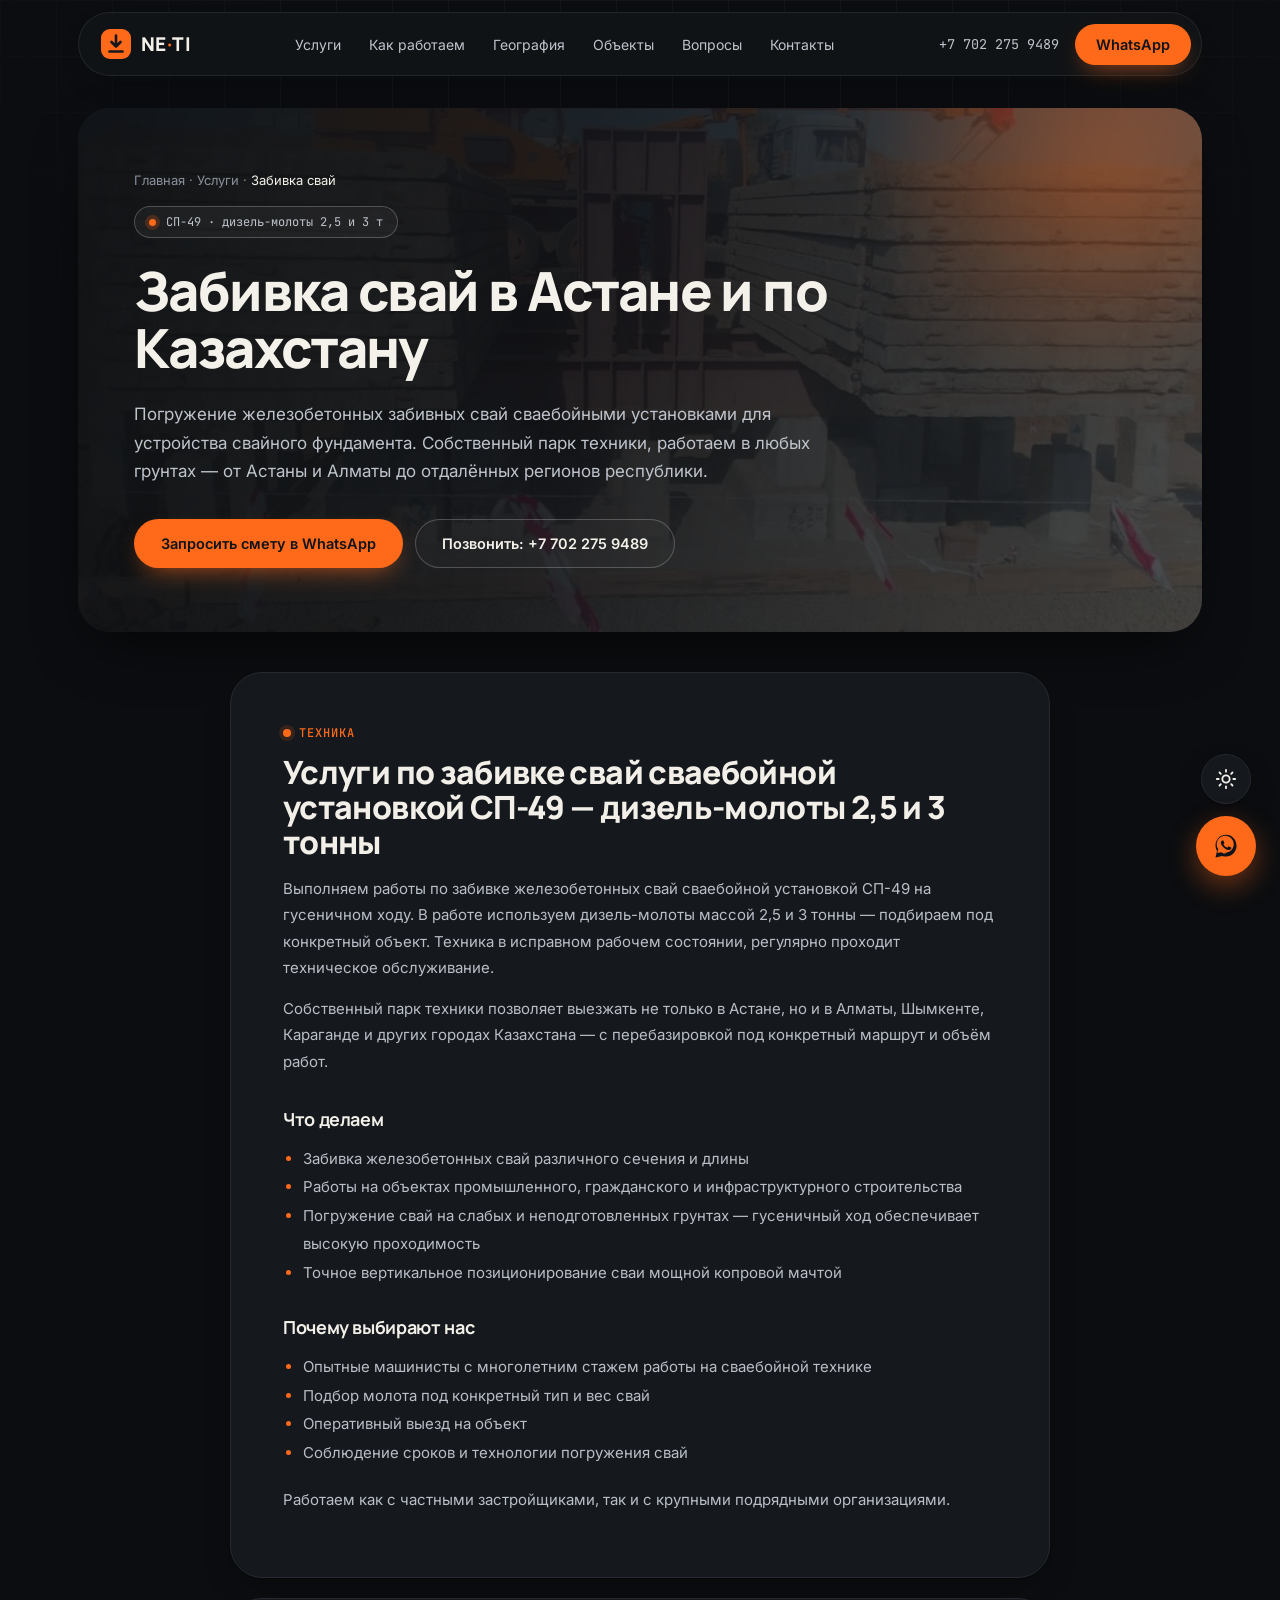
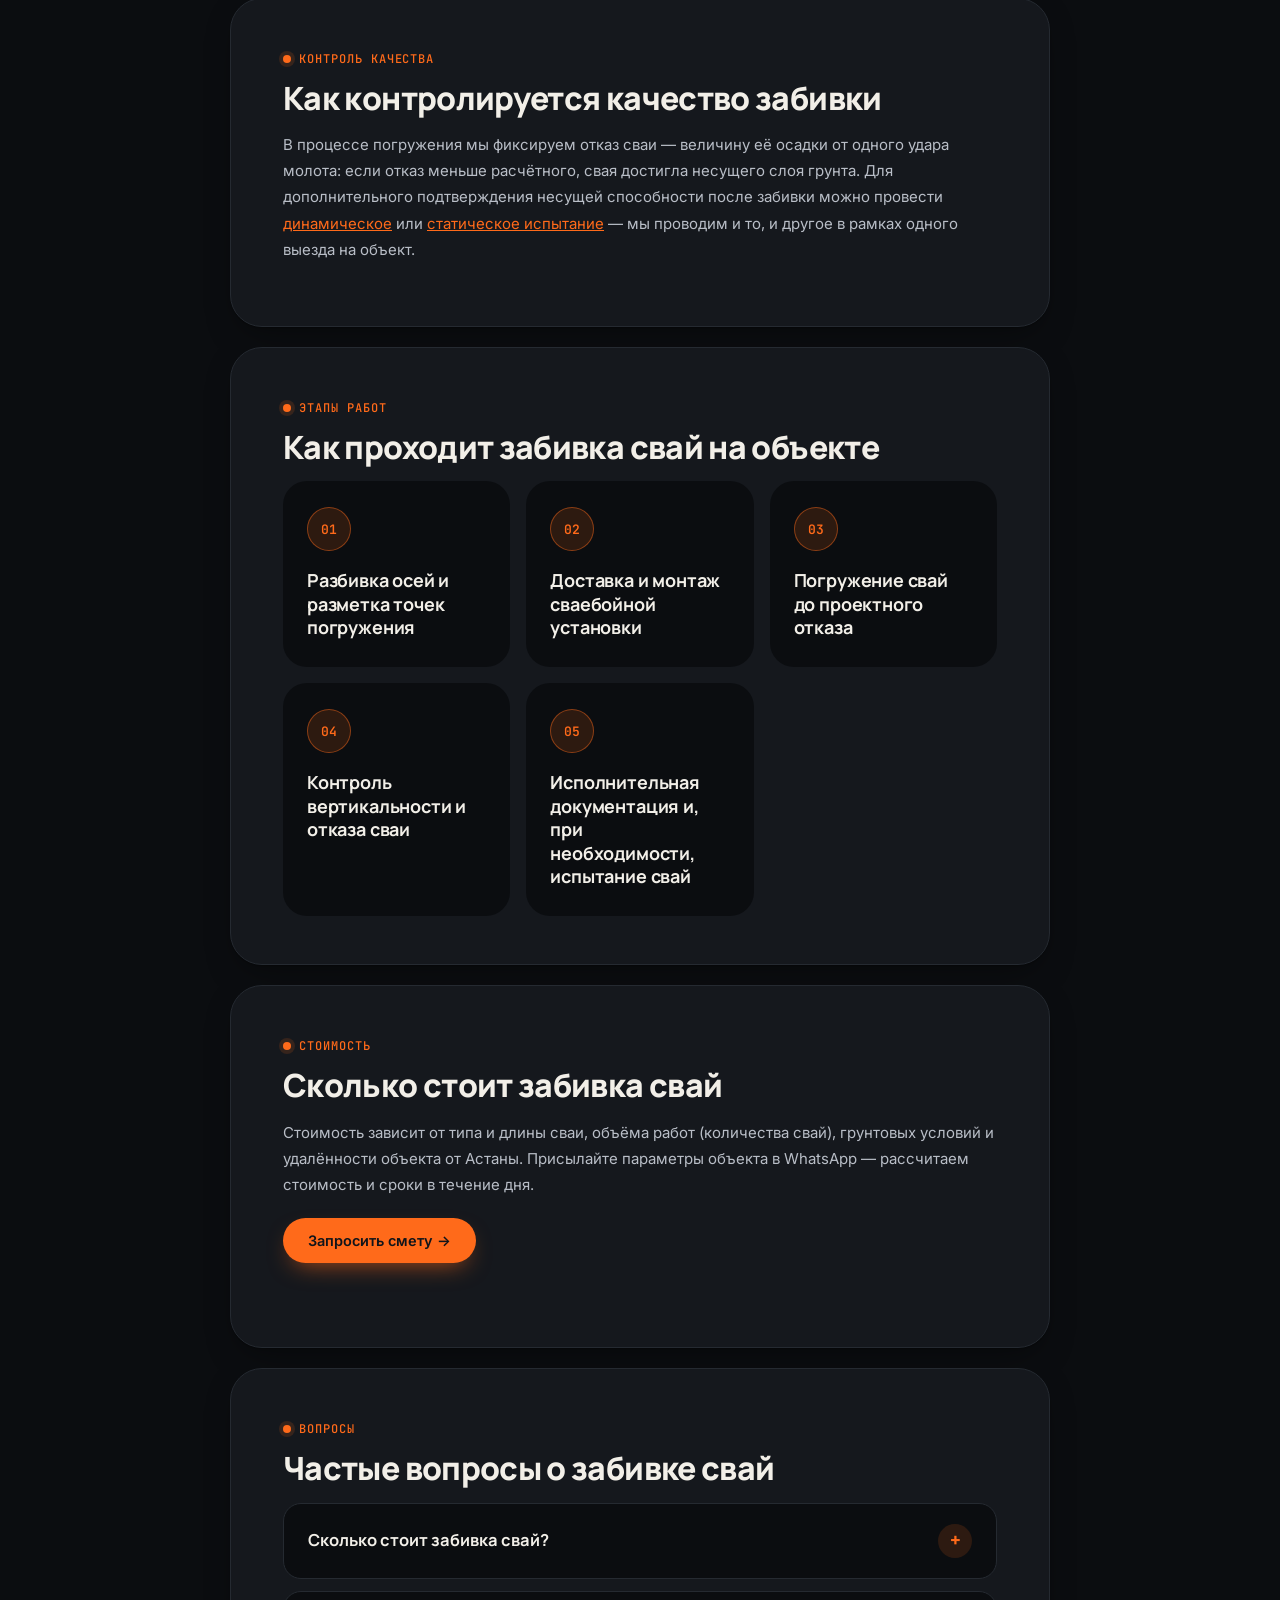
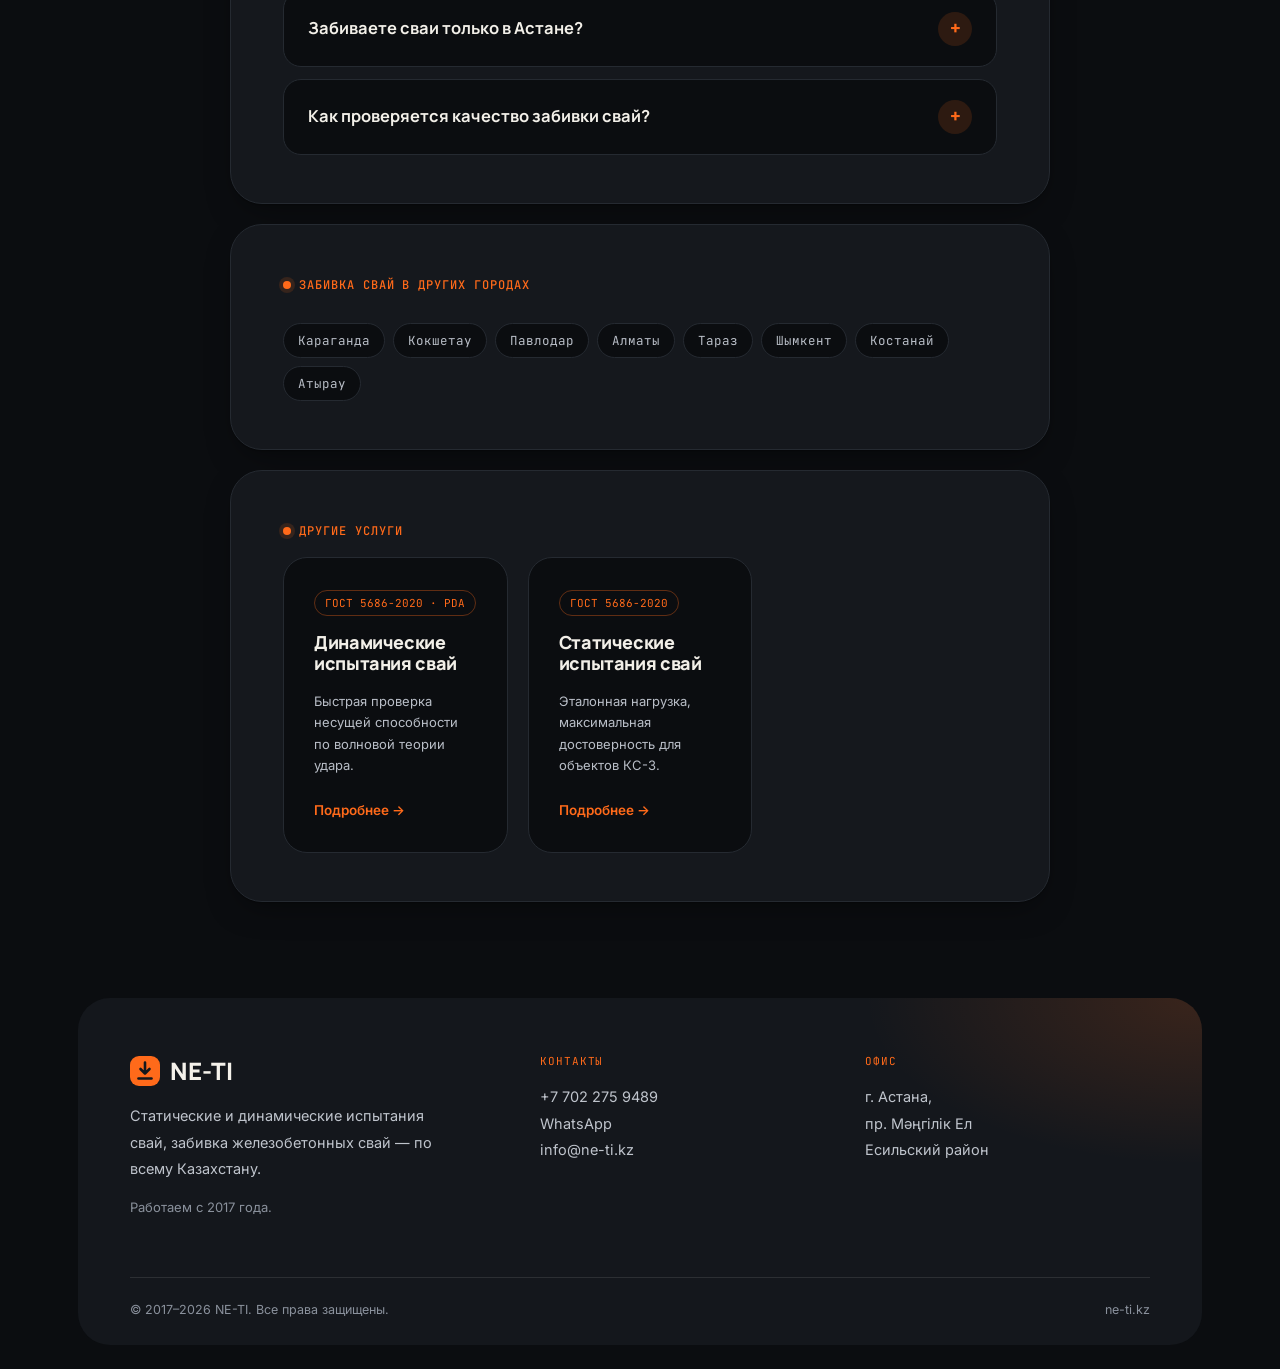
<file: zabivka-svai/index.html>
<!DOCTYPE html>
<html lang="ru">
<head>
<script src="/js/theme-init.js"></script>
<meta charset="UTF-8">
<meta name="viewport" content="width=device-width, initial-scale=1.0">
<title>Забивка свай в Астане и по Казахстану — цена, смета | NE-TI</title>
<meta name="description" content="Забивка железобетонных свай сваебойной установкой СП-49 (дизель-молоты 2,5 и 3 тонны) — Астана и весь Казахстан. Опытные машинисты, оперативный выезд. Смета в течение дня.">
<meta name="keywords" content="забивка свай, забивка свай астана, забивка железобетонных свай, сваи астана, сваебойная установка СП-49, дизель-молот, сваебойные работы, погружение свай, свайный фундамент, свайный фундамент алматы">
<link rel="canonical" href="https://ne-ti.kz/zabivka-svai/">

<meta property="og:type" content="website">
<meta property="og:site_name" content="NE-TI">
<meta property="og:title" content="Забивка свай — NE-TI, Астана и Казахстан">
<meta property="og:description" content="Погружение железобетонных свай сваебойными установками. Собственный парк техники, работаем в любых грунтах, по всему Казахстану.">
<meta property="og:url" content="https://ne-ti.kz/zabivka-svai/">
<meta property="og:image" content="https://ne-ti.kz/images/favicon-512.png">
<meta property="og:locale" content="ru_RU">
<meta name="robots" content="index, follow">
<meta name="geo.region" content="KZ-71">
<meta name="geo.placename" content="Астана">

<link rel="icon" href="/images/favicon.ico" sizes="any">
<link rel="icon" type="image/png" sizes="32x32" href="/images/favicon-32.png">
<link rel="apple-touch-icon" sizes="180x180" href="/images/apple-touch-icon.png">
<meta name="theme-color" content="#10141a">

<link rel="preconnect" href="https://fonts.googleapis.com">
<link rel="preconnect" href="https://fonts.gstatic.com" crossorigin>
<link href="https://fonts.googleapis.com/css2?family=Manrope:wght@500;600;700;800&family=Inter:wght@400;500;600;700&family=JetBrains+Mono:wght@400;500;600&display=swap" rel="stylesheet">
<link rel="stylesheet" href="/styles.css">

<script type="application/ld+json">
{
  "@context": "https://schema.org",
  "@type": "Service",
  "name": "Забивка свай",
  "serviceType": "Погружение железобетонных забивных свай",
  "description": "Забивка железобетонных свай сваебойной установкой СП-49, дизель-молоты 2,5 и 3 тонны, любые грунты.",
  "provider": { "@type": "ProfessionalService", "name": "NE-TI", "telephone": "+7-702-275-9489",
    "address": { "@type": "PostalAddress", "addressLocality": "Астана", "addressCountry": "KZ" } },
  "areaServed": { "@type": "Country", "name": "Казахстан" },
  "url": "https://ne-ti.kz/zabivka-svai/"
}
</script>
<script type="application/ld+json">
{
  "@context": "https://schema.org",
  "@type": "BreadcrumbList",
  "itemListElement": [
    { "@type": "ListItem", "position": 1, "name": "Главная", "item": "https://ne-ti.kz/" },
    { "@type": "ListItem", "position": 2, "name": "Услуги", "item": "https://ne-ti.kz/#services" },
    { "@type": "ListItem", "position": 3, "name": "Забивка свай", "item": "https://ne-ti.kz/zabivka-svai/" }
  ]
}
</script>
<script type="application/ld+json">
{
  "@context": "https://schema.org",
  "@type": "FAQPage",
  "mainEntity": [
    {
      "@type": "Question",
      "name": "Сколько стоит забивка свай?",
      "acceptedAnswer": { "@type": "Answer", "text": "Стоимость забивки зависит от типа и длины сваи, объёма работ, грунтовых условий и удалённости объекта. Присылайте параметры объекта в WhatsApp — рассчитаем стоимость и сроки в течение дня." }
    },
    {
      "@type": "Question",
      "name": "Забиваете сваи только в Астане?",
      "acceptedAnswer": { "@type": "Answer", "text": "Нет, головной офис и парк техники — в Астане, но мы регулярно выезжаем по всему Казахстану, включая Алматы. Стоимость перебазировки сваебойной установки рассчитывается под конкретный маршрут." }
    },
    {
      "@type": "Question",
      "name": "Как проверяется качество забивки свай?",
      "acceptedAnswer": { "@type": "Answer", "text": "В процессе забивки контролируется отказ сваи — величина её погружения от одного удара молота. После погружения несущую способность можно дополнительно подтвердить динамическим или статическим испытанием." }
    }
  ]
}
</script>
</head>
<body>

<div class="grid-bg"></div>

<header>
  <div class="wrap nav">
    <a href="/" class="logo" aria-label="NE-TI — на главную"><span>NE<span class="dot">·</span>TI</span></a>
    <nav class="navlinks">
      <a href="/#services">Услуги</a>
      <a href="/#process">Как работаем</a>
      <a href="/#coverage">География</a>
      <a href="/#cases">Объекты</a>
      <a href="/#faq">Вопросы</a>
      <a href="/#contact">Контакты</a>
    </nav>
    <div class="nav-right">
      <a class="phone-link" href="tel:+77022759489">+7 702 275 9489</a>
      <a class="btn btn-accent" href="https://wa.me/77022759489?text=Здравствуйте!%20Нужна%20смета%20на%20забивку%20свай." target="_blank" rel="noopener">WhatsApp</a>
    </div>
  </div>
</header>

<main>
  <section class="hero" style="padding-bottom:20px;">
    <div class="wrap">
      <div style="font-size:13px;color:var(--muted);margin-bottom:18px;">
        <a href="/" style="color:var(--muted);text-decoration:none;">Главная</a> ·
        <a href="/#services" style="color:var(--muted);text-decoration:none;">Услуги</a> ·
        <span style="color:var(--paper);">Забивка свай</span>
      </div>
      <div class="eyebrow"><span class="pulse"></span> СП-49 · дизель-молоты 2,5 и 3 т</div>
      <h1 style="max-width:22ch;">Забивка свай в Астане и по Казахстану</h1>
      <p class="hero-sub" style="max-width:62ch;">Погружение железобетонных забивных свай сваебойными установками для устройства свайного фундамента. Собственный парк техники, работаем в любых грунтах — от Астаны и Алматы до отдалённых регионов республики.</p>
      <div class="hero-ctas">
        <a class="btn btn-accent" href="https://wa.me/77022759489?text=Здравствуйте!%20Нужна%20смета%20на%20забивку%20свай." target="_blank" rel="noopener">Запросить смету в WhatsApp</a>
        <a class="btn btn-ghost" href="tel:+77022759489">Позвонить: +7 702 275 9489</a>
      </div>
    </div>
  </section>

  <section>
    <div class="wrap" style="max-width:820px;">
      <div class="kicker">Техника</div>
      <h2 style="max-width:none;">Услуги по забивке свай сваебойной установкой СП-49 — дизель-молоты 2,5 и 3 тонны</h2>
      <p style="font-size:15px;line-height:1.75;color:var(--paper-dim);margin-top:16px;">
        Выполняем работы по забивке железобетонных свай сваебойной установкой СП-49 на гусеничном ходу. В работе используем дизель-молоты массой 2,5 и 3 тонны — подбираем под конкретный объект. Техника в исправном рабочем состоянии, регулярно проходит техническое обслуживание.
      </p>
      <p style="font-size:15px;line-height:1.75;color:var(--paper-dim);margin-top:14px;">
        Собственный парк техники позволяет выезжать не только в Астане, но и в Алматы, Шымкенте, Караганде и других городах Казахстана — с перебазировкой под конкретный маршрут и объём работ.
      </p>

      <h3 style="font-size:18px;margin-top:32px;">Что делаем</h3>
      <ul style="font-size:15px;line-height:1.9;color:var(--paper-dim);margin-top:14px;padding-left:20px;">
        <li>Забивка железобетонных свай различного сечения и длины</li>
        <li>Работы на объектах промышленного, гражданского и инфраструктурного строительства</li>
        <li>Погружение свай на слабых и неподготовленных грунтах — гусеничный ход обеспечивает высокую проходимость</li>
        <li>Точное вертикальное позиционирование сваи мощной копровой мачтой</li>
      </ul>

      <h3 style="font-size:18px;margin-top:28px;">Почему выбирают нас</h3>
      <ul style="font-size:15px;line-height:1.9;color:var(--paper-dim);margin-top:14px;padding-left:20px;">
        <li>Опытные машинисты с многолетним стажем работы на сваебойной технике</li>
        <li>Подбор молота под конкретный тип и вес свай</li>
        <li>Оперативный выезд на объект</li>
        <li>Соблюдение сроков и технологии погружения свай</li>
      </ul>
      <p style="font-size:15px;line-height:1.75;color:var(--paper-dim);margin-top:20px;">
        Работаем как с частными застройщиками, так и с крупными подрядными организациями.
      </p>
    </div>
  </section>

  <section style="padding-top:0;">
    <div class="wrap" style="max-width:820px;">
      <div class="kicker">Контроль качества</div>
      <h2 style="max-width:none;">Как контролируется качество забивки</h2>
      <p style="font-size:15px;line-height:1.75;color:var(--paper-dim);margin-top:16px;">
        В процессе погружения мы фиксируем отказ сваи — величину её осадки от одного удара молота: если отказ меньше расчётного, свая достигла несущего слоя грунта. Для дополнительного подтверждения несущей способности после забивки можно провести <a href="/dinamicheskie-ispytaniya-svai/" style="color:var(--accent);">динамическое</a> или <a href="/staticheskie-ispytaniya-svai/" style="color:var(--accent);">статическое испытание</a> — мы проводим и то, и другое в рамках одного выезда на объект.
      </p>
    </div>
  </section>

  <section style="padding-top:0;">
    <div class="wrap" style="max-width:820px;">
      <div class="kicker">Этапы работ</div>
      <h2 style="max-width:none;">Как проходит забивка свай на объекте</h2>
      <div class="process" style="border-top:none;margin-top:16px;">
        <div class="process-row" style="grid-template-columns:60px 1fr;">
          <div class="p-num">01</div>
          <div class="p-title" style="grid-column:2;">Разбивка осей и разметка точек погружения</div>
        </div>
        <div class="process-row" style="grid-template-columns:60px 1fr;">
          <div class="p-num">02</div>
          <div class="p-title" style="grid-column:2;">Доставка и монтаж сваебойной установки</div>
        </div>
        <div class="process-row" style="grid-template-columns:60px 1fr;">
          <div class="p-num">03</div>
          <div class="p-title" style="grid-column:2;">Погружение свай до проектного отказа</div>
        </div>
        <div class="process-row" style="grid-template-columns:60px 1fr;">
          <div class="p-num">04</div>
          <div class="p-title" style="grid-column:2;">Контроль вертикальности и отказа сваи</div>
        </div>
        <div class="process-row" style="grid-template-columns:60px 1fr;border-bottom:none;">
          <div class="p-num">05</div>
          <div class="p-title" style="grid-column:2;">Исполнительная документация и, при необходимости, испытание свай</div>
        </div>
      </div>
    </div>
  </section>

  <section style="padding-top:0;">
    <div class="wrap" style="max-width:820px;">
      <div class="kicker">Стоимость</div>
      <h2 style="max-width:none;">Сколько стоит забивка свай</h2>
      <p style="font-size:15px;line-height:1.75;color:var(--paper-dim);margin-top:16px;">
        Стоимость зависит от типа и длины сваи, объёма работ (количества свай), грунтовых условий и удалённости объекта от Астаны. Присылайте параметры объекта в WhatsApp — рассчитаем стоимость и сроки в течение дня.
      </p>
      <div class="hero-ctas" style="margin-top:20px;">
        <a class="btn btn-accent" href="https://wa.me/77022759489?text=Здравствуйте!%20Нужна%20смета%20на%20забивку%20свай." target="_blank" rel="noopener">Запросить смету →</a>
      </div>
    </div>
  </section>

  <section id="faq" style="padding-top:0;">
    <div class="wrap" style="max-width:820px;">
      <div class="kicker">Вопросы</div>
      <h2 style="max-width:none;">Частые вопросы о забивке свай</h2>
      <div class="faq-list" style="margin-top:16px;">
        <div class="faq-item">
          <div class="faq-q">Сколько стоит забивка свай?<span class="plus">+</span></div>
          <div class="faq-a"><p>Стоимость забивки зависит от типа и длины сваи, объёма работ, грунтовых условий и удалённости объекта. Присылайте параметры объекта в WhatsApp — рассчитаем стоимость и сроки в течение дня.</p></div>
        </div>
        <div class="faq-item">
          <div class="faq-q">Забиваете сваи только в Астане?<span class="plus">+</span></div>
          <div class="faq-a"><p>Нет, головной офис и парк техники — в Астане, но мы регулярно выезжаем по всему Казахстану, включая Алматы. Стоимость перебазировки сваебойной установки рассчитывается под конкретный маршрут.</p></div>
        </div>
        <div class="faq-item">
          <div class="faq-q">Как проверяется качество забивки свай?<span class="plus">+</span></div>
          <div class="faq-a"><p>В процессе забивки контролируется отказ сваи — величина её погружения от одного удара молота. После погружения несущую способность можно дополнительно подтвердить динамическим или статическим испытанием.</p></div>
        </div>
      </div>
    </div>
  </section>

  <section style="padding-top:0;">
    <div class="wrap" style="max-width:820px;">
      <div class="kicker">Забивка свай в других городах</div>
      <div class="city-tags" style="margin-top:16px;">
          <a href="/zabivka-svai-karaganda/" class="city-tag" style="text-decoration:none;">Караганда</a>
          <a href="/zabivka-svai-kokshetau/" class="city-tag" style="text-decoration:none;">Кокшетау</a>
          <a href="/zabivka-svai-pavlodar/" class="city-tag" style="text-decoration:none;">Павлодар</a>
          <a href="/zabivka-svai-almaty/" class="city-tag" style="text-decoration:none;">Алматы</a>
          <a href="/zabivka-svai-taraz/" class="city-tag" style="text-decoration:none;">Тараз</a>
          <a href="/zabivka-svai-shymkent/" class="city-tag" style="text-decoration:none;">Шымкент</a>
          <a href="/zabivka-svai-kostanay/" class="city-tag" style="text-decoration:none;">Костанай</a>
          <a href="/zabivka-svai-atyrau/" class="city-tag" style="text-decoration:none;">Атырау</a>
      </div>
    </div>
  </section>

  <section style="padding-top:0;">
    <div class="wrap" style="max-width:820px;">
      <div class="kicker">Другие услуги</div>
      <div class="services" style="border:1px solid var(--line);">
        <div class="service">
          <span class="code">ГОСТ 5686-2020 · PDA</span>
          <h3 style="font-size:18px;">Динамические испытания свай</h3>
          <p style="font-size:13px;">Быстрая проверка несущей способности по волновой теории удара.</p>
          <a class="cta" href="/dinamicheskie-ispytaniya-svai/">Подробнее →</a>
        </div>
        <div class="service">
          <span class="code">ГОСТ 5686-2020</span>
          <h3 style="font-size:18px;">Статические испытания свай</h3>
          <p style="font-size:13px;">Эталонная нагрузка, максимальная достоверность для объектов КС-3.</p>
          <a class="cta" href="/staticheskie-ispytaniya-svai/">Подробнее →</a>
        </div>
      </div>
    </div>
  </section>
</main>

<footer id="contact">
  <div class="wrap">
    <div class="foot-grid">
      <div class="foot-col">
        <div class="foot-label">NE-TI</div>
        <p style="max-width:34ch;">Статические и динамические испытания свай, забивка железобетонных свай — по всему Казахстану.</p>
        <p style="max-width:34ch;color:var(--muted);font-size:13px;margin-top:8px;">Работаем с 2017 года.</p>
      </div>
      <div class="foot-col">
        <div class="foot-label">Контакты</div>
        <a href="tel:+77022759489">+7 702 275 9489</a>
        <a href="https://wa.me/77022759489" target="_blank" rel="noopener">WhatsApp</a>
        <a href="mailto:info@ne-ti.kz">info@ne-ti.kz</a>
      </div>
      <div class="foot-col">
        <div class="foot-label">Офис</div>
        <p>г. Астана,<br>пр. Мәңгілік Ел<br>Есильский район</p>
      </div>
    </div>
    <div class="foot-bottom">
      <span>© 2017–<span id="year"></span> NE-TI. Все права защищены.</span>
      <span>ne-ti.kz</span>
    </div>
  </div>
</footer>

<button class="theme-toggle" id="themeToggle" type="button" aria-label="Переключить тему">
  <svg class="icon-moon" viewBox="0 0 24 24" fill="none" stroke-width="2" stroke-linecap="round" stroke-linejoin="round"><path d="M21 12.79A9 9 0 1 1 11.21 3 7 7 0 0 0 21 12.79z"/></svg>
  <svg class="icon-sun" viewBox="0 0 24 24" fill="none" stroke-width="2" stroke-linecap="round" stroke-linejoin="round"><circle cx="12" cy="12" r="4"/><path d="M12 2v2M12 20v2M4.93 4.93l1.41 1.41M17.66 17.66l1.41 1.41M2 12h2M20 12h2M4.93 19.07l1.41-1.41M17.66 6.34l1.41-1.41"/></svg>
</button>

<a class="wa-float" href="https://wa.me/77022759489?text=Здравствуйте!%20Нужна%20смета%20на%20забивку%20свай." target="_blank" rel="noopener" aria-label="Написать в WhatsApp">
  <svg viewBox="0 0 32 32" fill="#10141a"><path d="M16.02 3C9.4 3 4 8.4 4 15.02c0 2.32.63 4.5 1.75 6.38L4 29l7.78-1.7a11.9 11.9 0 0 0 4.24.78h.02c6.62 0 12-5.4 12-12.02C28.04 8.4 22.65 3 16.02 3zm0 21.7h-.02a9.7 9.7 0 0 1-4.94-1.36l-.35-.21-4.62 1.01 1.02-4.5-.23-.37a9.68 9.68 0 0 1-1.5-5.25c0-5.36 4.37-9.72 9.75-9.72 2.6 0 5.05 1.02 6.89 2.86a9.65 9.65 0 0 1 2.85 6.87c0 5.36-4.37 9.72-9.85 9.72zm5.34-7.28c-.29-.15-1.74-.86-2.01-.96-.27-.1-.47-.15-.66.15-.2.29-.76.95-.93 1.15-.17.2-.34.22-.63.07-.29-.15-1.22-.45-2.32-1.43-.86-.76-1.44-1.7-1.61-1.99-.17-.29-.02-.45.13-.6.13-.13.29-.34.44-.51.15-.17.2-.29.29-.49.1-.2.05-.37-.02-.51-.07-.15-.66-1.6-.91-2.18-.24-.58-.48-.5-.66-.51h-.56c-.2 0-.51.07-.78.37-.27.29-1.02 1-1.02 2.43s1.05 2.82 1.2 3.01c.15.2 2.07 3.17 5.03 4.44.7.3 1.25.48 1.68.62.7.22 1.34.19 1.85.11.56-.08 1.74-.71 1.98-1.4.24-.68.24-1.27.17-1.4-.07-.12-.27-.2-.56-.34z"/></svg>
</a>

<script src="/js/site.js"></script>
<script src="/js/motion.js" defer></script>
</body>
</html>
</file>
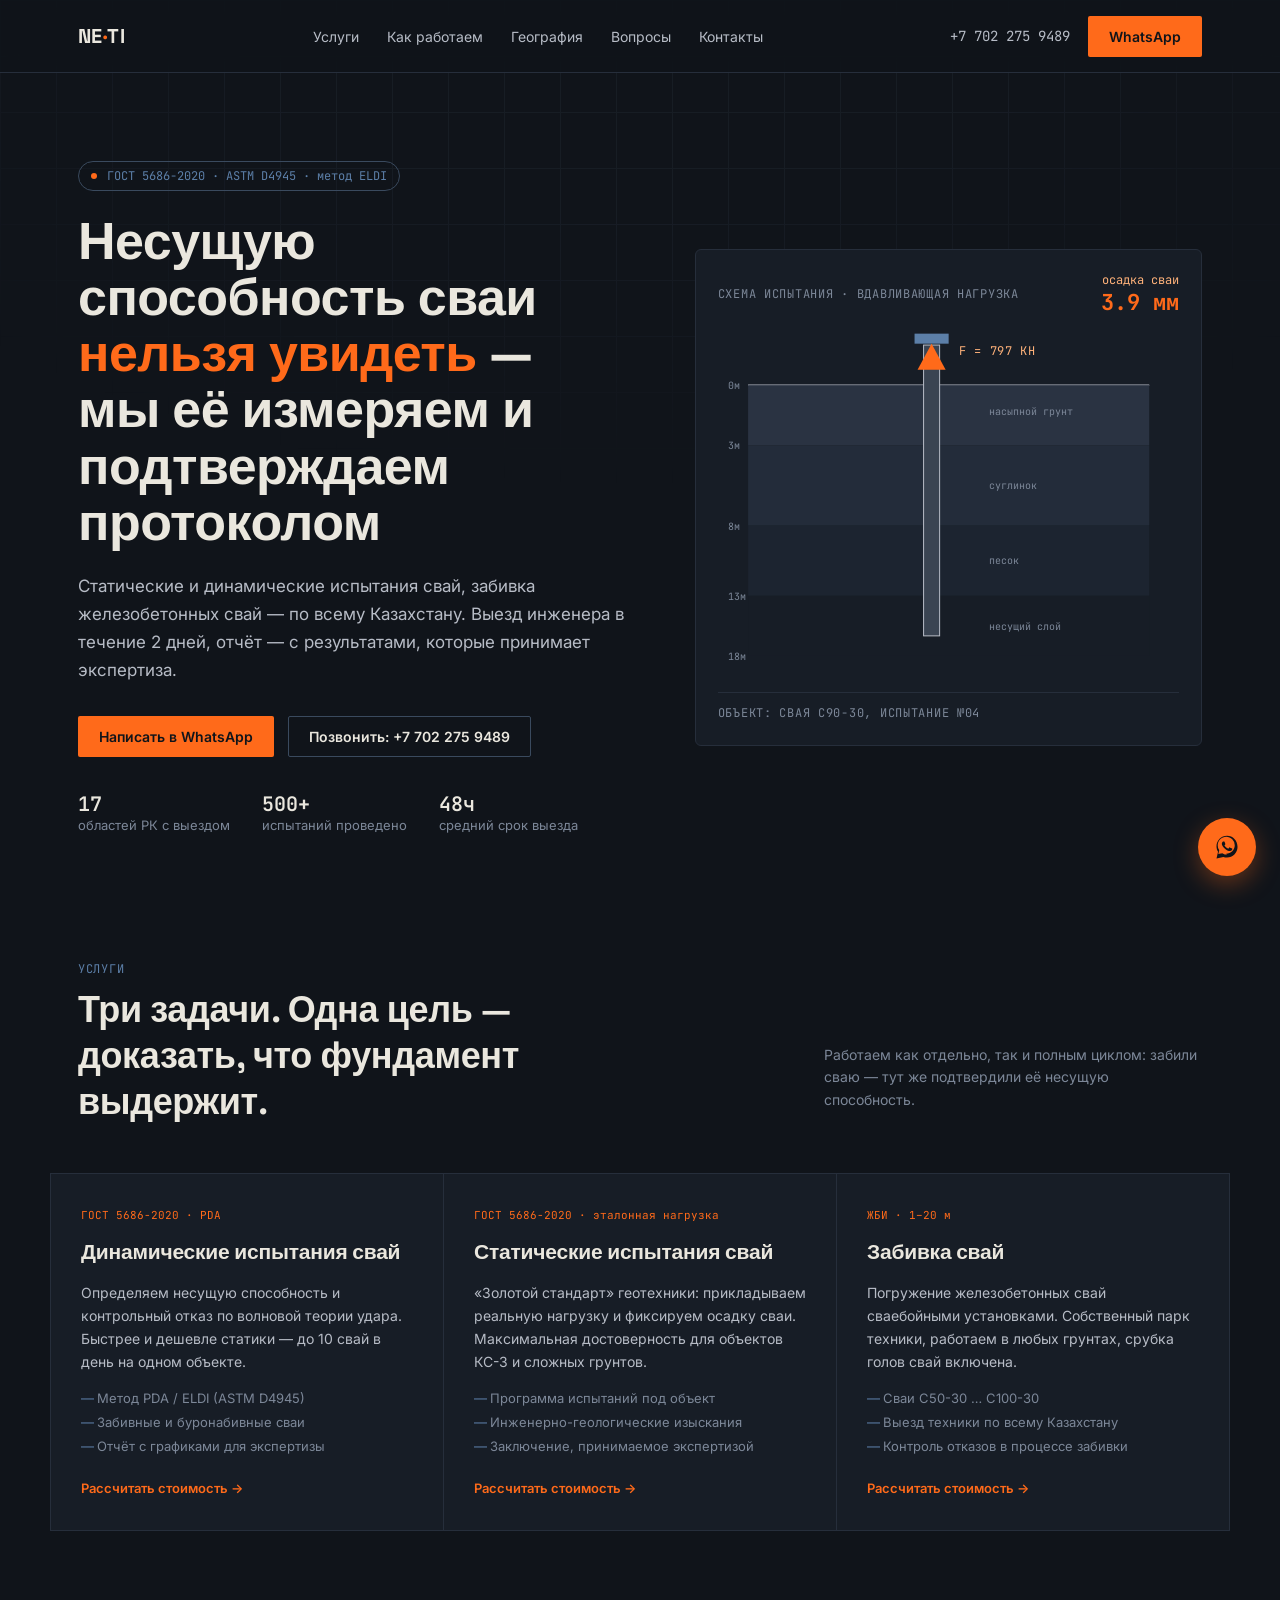
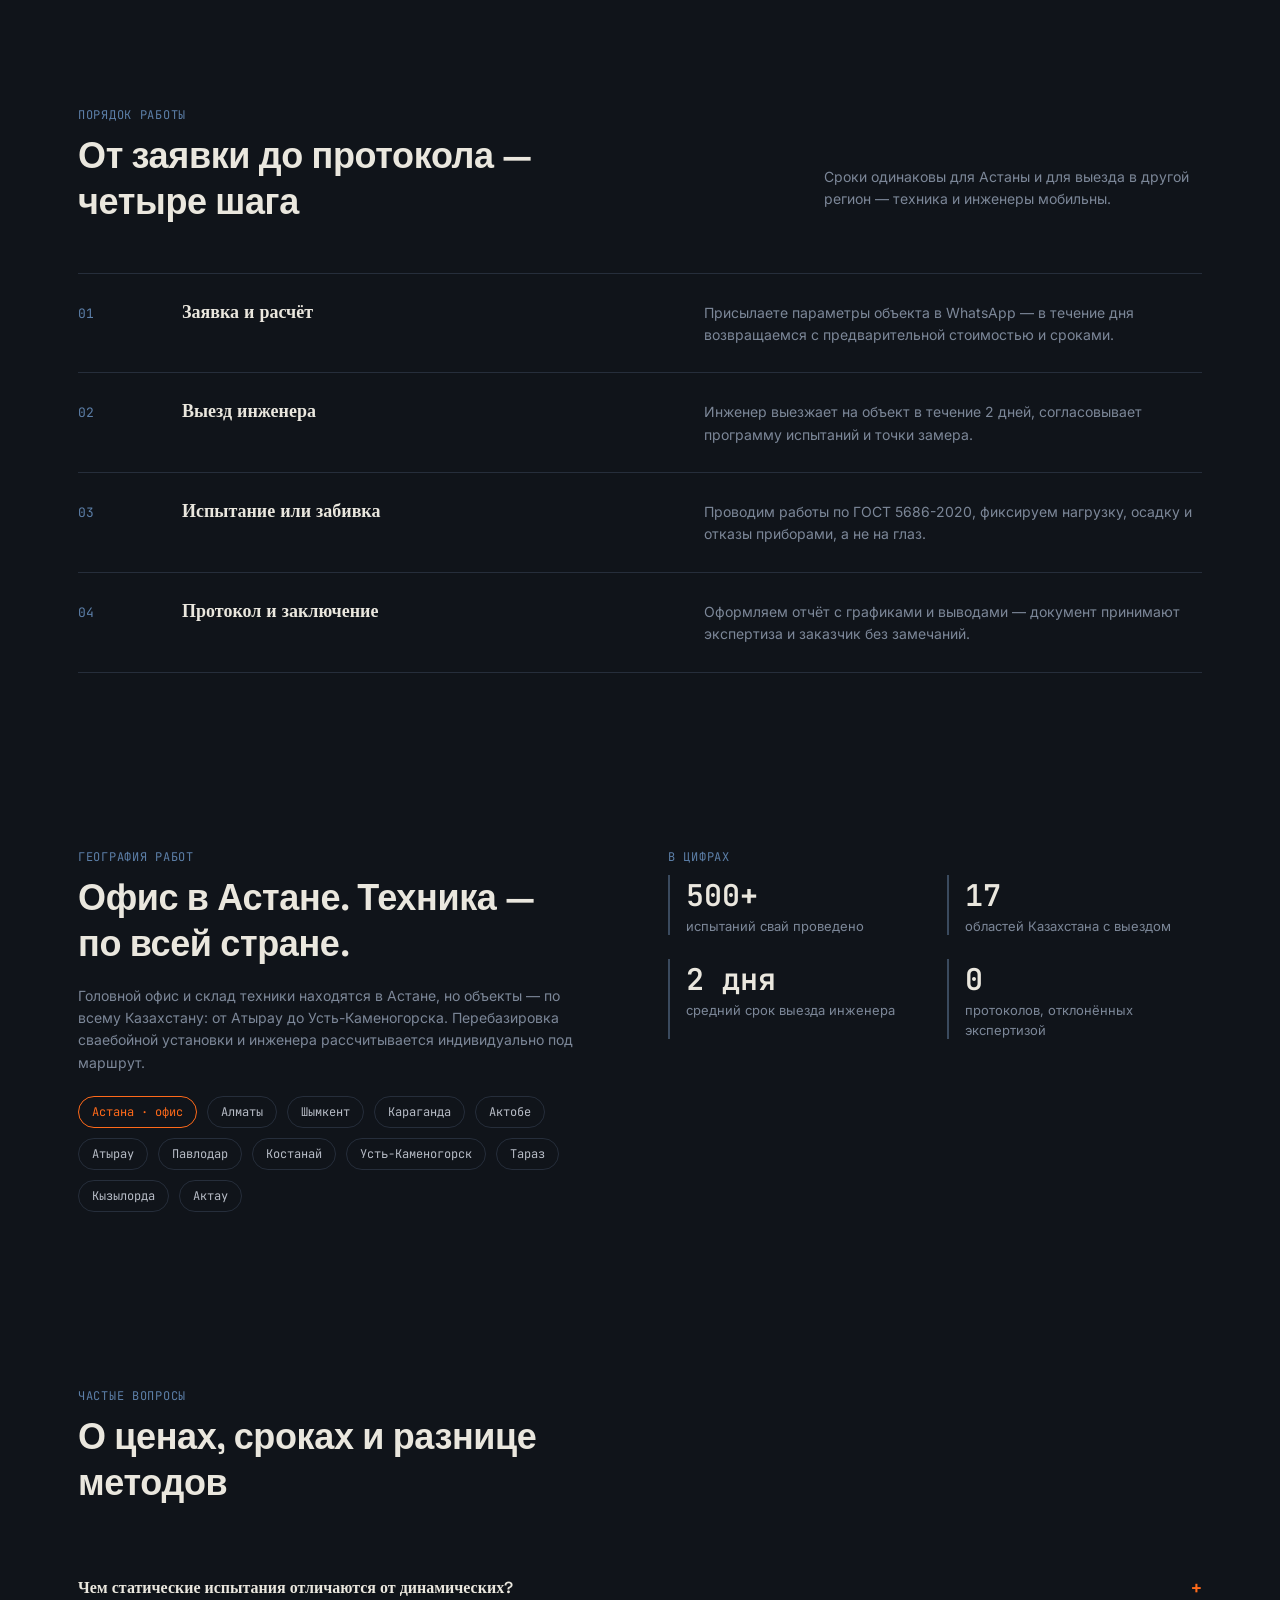
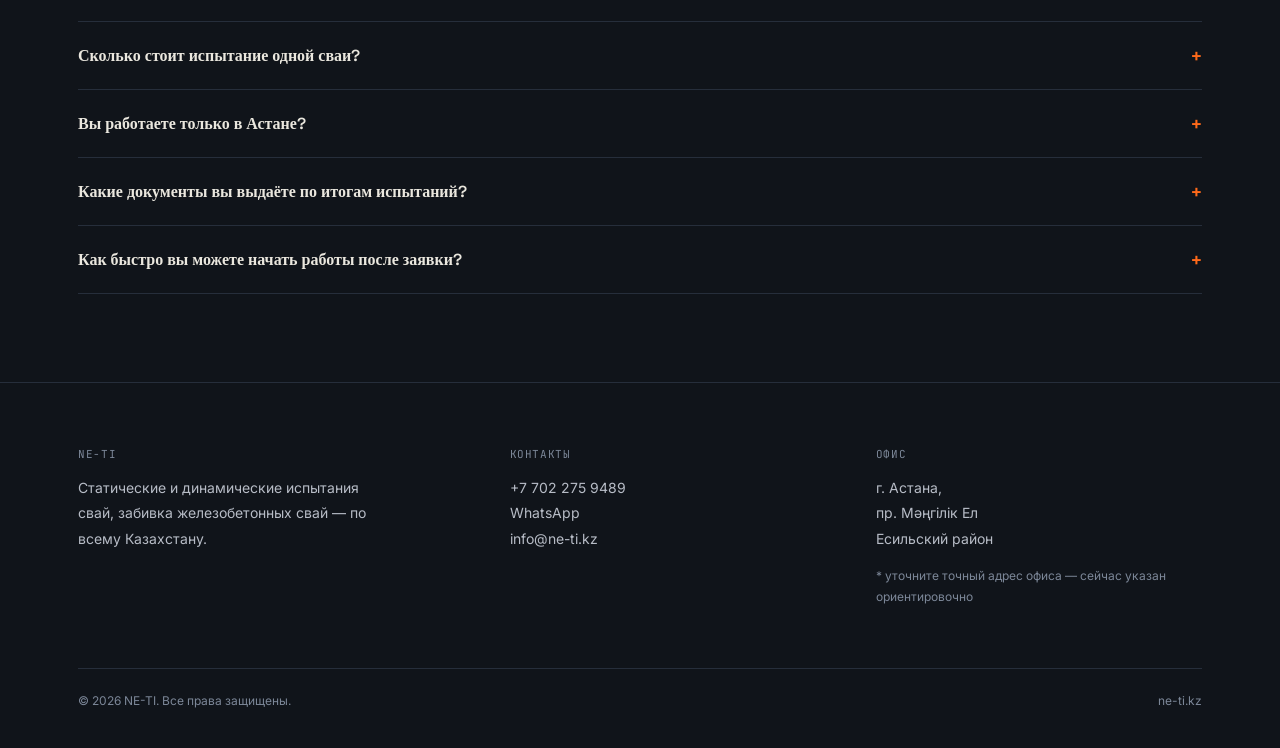
<file: index (1).html>
<!DOCTYPE html>
<html lang="ru">
<head>
<meta charset="UTF-8">
<meta name="viewport" content="width=device-width, initial-scale=1.0">
<title>NE-TI — Статические и динамические испытания свай, забивка свай по Казахстану | Астана</title>
<meta name="description" content="NE-TI проводит статические и динамические испытания свай (ГОСТ 5686-2020), а также забивку железобетонных свай по всему Казахстану. Офис в Астане, выезд инженера в любой регион РК. Заявка в WhatsApp.">
<meta name="keywords" content="статические испытания свай, динамические испытания свай, забивка свай, испытания свай Казахстан, испытания свай Астана, несущая способность сваи, ГОСТ 5686-2020, сваебойные работы, погружение свай">
<link rel="canonical" href="https://ne-ti.kz/">

<meta property="og:type" content="website">
<meta property="og:site_name" content="NE-TI">
<meta property="og:title" content="NE-TI — испытания и забивка свай по всему Казахстану">
<meta property="og:description" content="Статические и динамические испытания свай, забивка железобетонных свай. ГОСТ 5686-2020. Работаем по всему Казахстану, офис — Астана.">
<meta property="og:url" content="https://ne-ti.kz/">
<meta property="og:locale" content="ru_RU">
<meta name="twitter:card" content="summary">
<meta name="robots" content="index, follow">
<meta name="geo.region" content="KZ-71">
<meta name="geo.placename" content="Астана">

<link rel="preconnect" href="https://fonts.googleapis.com">
<link rel="preconnect" href="https://fonts.gstatic.com" crossorigin>
<link href="https://fonts.googleapis.com/css2?family=Space+Grotesk:wght@400;500;600;700&family=Inter:wght@400;500;600;700&family=JetBrains+Mono:wght@400;500;600&display=swap" rel="stylesheet">

<script type="application/ld+json">
{
  "@context": "https://schema.org",
  "@type": "ProfessionalService",
  "name": "NE-TI",
  "image": "https://ne-ti.kz/og-cover.jpg",
  "description": "Статические и динамические испытания свай, забивка железобетонных свай по всему Казахстану.",
  "address": {
    "@type": "PostalAddress",
    "streetAddress": "пр. Мәңгілік Ел",
    "addressLocality": "Астана",
    "addressCountry": "KZ"
  },
  "telephone": "+7-702-275-9489",
  "areaServed": {
    "@type": "Country",
    "name": "Казахстан"
  },
  "priceRange": "$$",
  "url": "https://ne-ti.kz/",
  "sameAs": []
}
</script>

<style>
  :root{
    --bg:#10141a;
    --bg-panel:#171d26;
    --bg-panel-2:#1c2430;
    --line:#262e3b;
    --steel:#5c7fa8;
    --steel-dim:#3a4a5e;
    --accent:#ff6a1a;
    --accent-dim:#c9531a;
    --paper:#eae7de;
    --paper-dim:#b7bcc6;
    --muted:#7c8798;
    --mono-num:#ffb27a;
    --radius:2px;
    --maxw:1180px;
  }
  *{box-sizing:border-box;}
  html{scroll-behavior:smooth;}
  body{
    margin:0;
    background:var(--bg);
    color:var(--paper);
    font-family:'Inter',sans-serif;
    -webkit-font-smoothing:antialiased;
    overflow-x:hidden;
  }
  h1,h2,h3,.disp{
    font-family:'Space Grotesk',sans-serif;
    color:var(--paper);
    letter-spacing:-0.01em;
    margin:0;
  }
  .mono{font-family:'JetBrains Mono',monospace;}
  a{color:inherit;}
  .wrap{max-width:var(--maxw);margin:0 auto;padding:0 28px;}
  img,svg{display:block;max-width:100%;}
  ::selection{background:var(--accent);color:#10141a;}

  /* subtle blueprint grid background */
  .grid-bg{
    position:fixed;inset:0;z-index:0;pointer-events:none;
    background-image:
      linear-gradient(var(--line) 1px, transparent 1px),
      linear-gradient(90deg, var(--line) 1px, transparent 1px);
    background-size:56px 56px;
    opacity:.35;
    mask-image:radial-gradient(ellipse 80% 60% at 50% 0%, #000 40%, transparent 90%);
  }

  /* header */
  header{
    position:sticky;top:0;z-index:50;
    background:rgba(16,20,26,.86);
    backdrop-filter:blur(10px);
    border-bottom:1px solid var(--line);
  }
  .nav{display:flex;align-items:center;justify-content:space-between;height:72px;}
  .logo{font-family:'Space Grotesk';font-weight:700;font-size:20px;letter-spacing:.02em;display:flex;align-items:center;gap:10px;}
  .logo .dot{color:var(--accent);}
  .navlinks{display:flex;gap:28px;font-size:14px;color:var(--paper-dim);}
  .navlinks a{text-decoration:none;transition:color .15s;}
  .navlinks a:hover{color:var(--paper);}
  .nav-right{display:flex;align-items:center;gap:18px;}
  .phone-link{font-family:'JetBrains Mono';font-size:14px;color:var(--paper-dim);text-decoration:none;white-space:nowrap;}
  .btn{
    display:inline-flex;align-items:center;gap:8px;
    padding:11px 20px;border-radius:var(--radius);
    font-size:14px;font-weight:600;text-decoration:none;
    border:1px solid transparent;cursor:pointer;
    transition:transform .15s ease, background .15s ease, border-color .15s ease;
    white-space:nowrap;
  }
  .btn-accent{background:var(--accent);color:#10141a;}
  .btn-accent:hover{background:#ff7d3a;transform:translateY(-1px);}
  .btn-ghost{background:transparent;color:var(--paper);border-color:var(--steel-dim);}
  .btn-ghost:hover{border-color:var(--steel);}
  .navlinks-hide{display:none;}
  @media(max-width:880px){.navlinks{display:none;} .phone-link{display:none;}}

  /* hero */
  .hero{position:relative;z-index:1;padding:88px 0 40px;}
  .hero-grid{display:grid;grid-template-columns:1.05fr .95fr;gap:56px;align-items:center;}
  @media(max-width:980px){.hero-grid{grid-template-columns:1fr;gap:40px;}}
  .eyebrow{
    display:inline-flex;align-items:center;gap:10px;
    font-family:'JetBrains Mono';font-size:12px;color:var(--steel);
    border:1px solid var(--steel-dim);padding:6px 12px;border-radius:20px;
    margin-bottom:22px;
  }
  .eyebrow .pulse{width:6px;height:6px;border-radius:50%;background:var(--accent);animation:pulse 2s infinite;}
  @keyframes pulse{0%,100%{opacity:1;}50%{opacity:.25;}}
  h1{font-size:clamp(32px,4.4vw,52px);line-height:1.08;font-weight:700;}
  h1 em{font-style:normal;color:var(--accent);}
  .hero-sub{font-size:17px;line-height:1.65;color:var(--paper-dim);max-width:52ch;margin:22px 0 32px;}
  .hero-ctas{display:flex;gap:14px;flex-wrap:wrap;margin-bottom:34px;}
  .hero-meta{display:flex;gap:32px;flex-wrap:wrap;font-size:13px;color:var(--muted);}
  .hero-meta b{display:block;color:var(--paper);font-family:'JetBrains Mono';font-size:20px;font-weight:600;}

  /* diagram */
  .diagram-card{
    background:var(--bg-panel);border:1px solid var(--line);border-radius:6px;
    padding:22px 22px 16px;position:relative;
  }
  .diagram-head{display:flex;justify-content:space-between;align-items:center;margin-bottom:8px;}
  .diagram-title{font-family:'JetBrains Mono';font-size:12px;color:var(--muted);text-transform:uppercase;letter-spacing:.06em;}
  .diagram-readout{font-family:'JetBrains Mono';font-size:12px;color:var(--mono-num);text-align:right;}
  .diagram-readout b{font-size:22px;display:block;color:var(--accent);}
  .layer-label{font-family:'JetBrains Mono';font-size:10px;fill:var(--muted);}
  .layer-label-active{fill:var(--paper);}
  .depth-tick{font-family:'JetBrains Mono';font-size:10px;fill:var(--muted);}
  .soil-layer{transition:opacity .2s;cursor:default;}
  .soil-layer:hover{opacity:.85;}
  .pile-rod{stroke:var(--paper-dim);}
  .load-arrow{fill:var(--accent);}

  /* section shell */
  section{position:relative;z-index:1;padding:88px 0;}
  .section-head{display:flex;justify-content:space-between;align-items:flex-end;gap:20px;margin-bottom:48px;flex-wrap:wrap;}
  .kicker{font-family:'JetBrains Mono';font-size:12px;color:var(--steel);letter-spacing:.06em;text-transform:uppercase;margin-bottom:10px;}
  h2{font-size:clamp(26px,3vw,36px);font-weight:600;max-width:20ch;}
  .section-note{max-width:42ch;font-size:14px;color:var(--muted);line-height:1.6;}
  hr.rule{border:none;border-top:1px solid var(--line);margin:0;}

  /* services */
  .services{display:grid;grid-template-columns:repeat(3,1fr);gap:1px;background:var(--line);border:1px solid var(--line);}
  @media(max-width:900px){.services{grid-template-columns:1fr;}}
  .service{background:var(--bg-panel);padding:34px 30px;display:flex;flex-direction:column;gap:16px;}
  .service .code{font-family:'JetBrains Mono';font-size:11px;color:var(--accent);}
  .service h3{font-size:21px;font-weight:600;}
  .service p{font-size:14px;line-height:1.65;color:var(--paper-dim);margin:0;}
  .service ul{margin:0;padding:0;list-style:none;font-size:13px;color:var(--muted);display:flex;flex-direction:column;gap:8px;}
  .service li{padding-left:16px;position:relative;}
  .service li::before{content:'—';position:absolute;left:0;color:var(--steel);}
  .service .cta{margin-top:auto;padding-top:10px;font-size:13px;font-weight:600;color:var(--accent);text-decoration:none;display:inline-flex;align-items:center;gap:6px;}
  .service .cta:hover{color:#ff7d3a;}

  /* process */
  .process{display:flex;flex-direction:column;border-top:1px solid var(--line);}
  .process-row{display:grid;grid-template-columns:80px 1fr 1fr;gap:24px;padding:26px 0;border-bottom:1px solid var(--line);align-items:baseline;}
  @media(max-width:760px){.process-row{grid-template-columns:44px 1fr;}.process-row .p-desc{grid-column:2;}}
  .p-num{font-family:'JetBrains Mono';font-size:13px;color:var(--steel);}
  .p-title{font-size:18px;font-weight:600;font-family:'Space Grotesk';}
  .p-desc{font-size:14px;color:var(--muted);line-height:1.6;}

  /* coverage */
  .coverage-grid{display:grid;grid-template-columns:1fr 1fr;gap:56px;}
  @media(max-width:900px){.coverage-grid{grid-template-columns:1fr;gap:32px;}}
  .city-tags{display:flex;flex-wrap:wrap;gap:10px;margin-top:22px;}
  .city-tag{
    font-family:'JetBrains Mono';font-size:12px;color:var(--paper-dim);
    border:1px solid var(--line);padding:7px 13px;border-radius:20px;
  }
  .city-tag.hq{border-color:var(--accent);color:var(--accent);}
  .stat-list{display:grid;grid-template-columns:1fr 1fr;gap:24px;}
  .stat{border-left:2px solid var(--steel-dim);padding-left:16px;}
  .stat b{display:block;font-family:'JetBrains Mono';font-size:30px;color:var(--paper);font-weight:600;}
  .stat span{font-size:13px;color:var(--muted);}

  /* faq */
  .faq-item{border-bottom:1px solid var(--line);}
  .faq-q{
    display:flex;justify-content:space-between;align-items:center;gap:20px;
    padding:22px 0;cursor:pointer;font-weight:600;font-size:16px;font-family:'Space Grotesk';
  }
  .faq-q .plus{font-family:'JetBrains Mono';color:var(--accent);font-size:18px;transition:transform .2s;flex-shrink:0;}
  .faq-item.open .plus{transform:rotate(45deg);}
  .faq-a{max-height:0;overflow:hidden;transition:max-height .25s ease;}
  .faq-a p{font-size:14px;color:var(--paper-dim);line-height:1.7;padding:0 0 22px;max-width:70ch;margin:0;}

  /* contact / footer */
  footer{border-top:1px solid var(--line);padding:64px 0 40px;position:relative;z-index:1;}
  .foot-grid{display:grid;grid-template-columns:1.2fr 1fr 1fr;gap:40px;margin-bottom:48px;}
  @media(max-width:820px){.foot-grid{grid-template-columns:1fr;gap:32px;}}
  .foot-label{font-family:'JetBrains Mono';font-size:11px;color:var(--muted);text-transform:uppercase;letter-spacing:.06em;margin-bottom:14px;}
  .foot-col p, .foot-col a{font-size:14px;color:var(--paper-dim);line-height:1.8;text-decoration:none;display:block;}
  .foot-col a:hover{color:var(--paper);}
  .foot-bottom{display:flex;justify-content:space-between;flex-wrap:wrap;gap:12px;font-size:12px;color:var(--muted);padding-top:24px;border-top:1px solid var(--line);}

  /* sticky whatsapp */
  .wa-float{
    position:fixed;bottom:24px;right:24px;z-index:60;
    width:58px;height:58px;border-radius:50%;
    background:var(--accent);display:flex;align-items:center;justify-content:center;
    box-shadow:0 8px 24px rgba(255,106,26,.35);
    text-decoration:none;
  }
  .wa-float svg{width:28px;height:28px;}
  .wa-float{animation:float-pulse 2.6s infinite;}
  @keyframes float-pulse{0%,100%{box-shadow:0 8px 24px rgba(255,106,26,.35);}50%{box-shadow:0 8px 30px rgba(255,106,26,.6);}}

  @media(prefers-reduced-motion: reduce){
    *{animation:none !important; transition:none !important;}
  }
</style>
</head>
<body>

<div class="grid-bg"></div>

<header>
  <div class="wrap nav">
    <div class="logo"><span>NE<span class="dot">·</span>TI</span></div>
    <nav class="navlinks">
      <a href="#services">Услуги</a>
      <a href="#process">Как работаем</a>
      <a href="#coverage">География</a>
      <a href="#faq">Вопросы</a>
      <a href="#contact">Контакты</a>
    </nav>
    <div class="nav-right">
      <a class="phone-link" href="tel:+77022759489">+7 702 275 9489</a>
      <a class="btn btn-accent" href="https://wa.me/77022759489?text=Здравствуйте!%20Нужна%20консультация%20по%20испытаниям%20свай." target="_blank" rel="noopener">
        WhatsApp
      </a>
    </div>
  </div>
</header>

<main>
  <!-- HERO -->
  <section class="hero">
    <div class="wrap hero-grid">
      <div>
        <div class="eyebrow"><span class="pulse"></span> ГОСТ 5686-2020 · ASTM D4945 · метод ELDI</div>
        <h1>Несущую способность сваи <em>нельзя увидеть</em> —<br>мы её измеряем и подтверждаем протоколом</h1>
        <p class="hero-sub">Статические и динамические испытания свай, забивка железобетонных свай — по всему Казахстану. Выезд инженера в течение 2 дней, отчёт — с результатами, которые принимает экспертиза.</p>
        <div class="hero-ctas">
          <a class="btn btn-accent" href="https://wa.me/77022759489?text=Здравствуйте!%20Хочу%20рассчитать%20стоимость%20испытаний%20свай." target="_blank" rel="noopener">Написать в WhatsApp</a>
          <a class="btn btn-ghost" href="tel:+77022759489">Позвонить: +7 702 275 9489</a>
        </div>
        <div class="hero-meta">
          <div><b>17</b>областей РК с выездом</div>
          <div><b>500+</b>испытаний проведено</div>
          <div><b>48ч</b>средний срок выезда</div>
        </div>
      </div>

      <div class="diagram-card">
        <div class="diagram-head">
          <div class="diagram-title">Схема испытания · вдавливающая нагрузка</div>
          <div class="diagram-readout">осадка сваи <b id="settleVal">0.0 мм</b></div>
        </div>
        <svg id="pileSvg" viewBox="0 0 460 360" style="width:100%;height:auto;">
          <!-- ground surface -->
          <line x1="30" y1="60" x2="430" y2="60" stroke="var(--paper-dim)" stroke-width="1.5"/>
          <!-- soil layers -->
          <rect class="soil-layer" x="30" y="60" width="400" height="60" fill="#2a3342"><title>0–3 м: насыпной грунт</title></rect>
          <rect class="soil-layer" x="30" y="120" width="400" height="80" fill="#232c3a"><title>3–8 м: суглинок</title></rect>
          <rect class="soil-layer" x="30" y="200" width="400" height="70" fill="#1c2430"><title>8–13 м: песок средней плотности</title></rect>
          <rect class="soil-layer" x="30" y="270" width="400" height="60" fill="#171d26"><title>13–18 м: суглинок плотный (несущий слой)</title></rect>

          <text x="10" y="64" class="depth-tick">0м</text>
          <text x="10" y="124" class="depth-tick">3м</text>
          <text x="10" y="204" class="depth-tick">8м</text>
          <text x="10" y="274" class="depth-tick">13м</text>
          <text x="10" y="334" class="depth-tick">18м</text>

          <text x="270" y="90" class="layer-label">насыпной грунт</text>
          <text x="270" y="164" class="layer-label">суглинок</text>
          <text x="270" y="238" class="layer-label">песок</text>
          <text x="270" y="304" class="layer-label">несущий слой</text>

          <!-- pile -->
          <rect class="pile-rod" x="205" y="20" width="16" height="290" fill="#3a4452" stroke="var(--paper-dim)" stroke-width="1"/>
          <!-- load arrow -->
          <g id="loadArrow">
            <rect x="196" y="6" width="34" height="10" fill="var(--steel)"/>
            <polygon class="load-arrow" points="213,16 199,42 227,42"/>
          </g>
          <text x="240" y="30" class="diagram-title" style="fill:var(--mono-num)">F = <tspan id="forceVal">0</tspan> кН</text>
        </svg>
        <div class="diagram-head" style="margin-top:6px;border-top:1px solid var(--line);padding-top:12px;">
          <span class="diagram-title">объект: свая С90-30, испытание №04</span>
        </div>
      </div>
    </div>
  </section>

  <!-- SERVICES -->
  <section id="services">
    <div class="wrap">
      <div class="section-head">
        <div>
          <div class="kicker">Услуги</div>
          <h2>Три задачи. Одна цель — доказать, что фундамент выдержит.</h2>
        </div>
        <p class="section-note">Работаем как отдельно, так и полным циклом: забили сваю — тут же подтвердили её несущую способность.</p>
      </div>
    </div>
    <div class="wrap" style="padding:0;">
      <div class="services">
        <div class="service">
          <span class="code">ГОСТ 5686-2020 · PDA</span>
          <h3>Динамические испытания свай</h3>
          <p>Определяем несущую способность и контрольный отказ по волновой теории удара. Быстрее и дешевле статики — до 10 свай в день на одном объекте.</p>
          <ul>
            <li>Метод PDA / ELDI (ASTM D4945)</li>
            <li>Забивные и буронабивные сваи</li>
            <li>Отчёт с графиками для экспертизы</li>
          </ul>
          <a class="cta" href="https://wa.me/77022759489?text=Здравствуйте!%20Интересуют%20динамические%20испытания%20свай." target="_blank" rel="noopener">Рассчитать стоимость →</a>
        </div>
        <div class="service">
          <span class="code">ГОСТ 5686-2020 · эталонная нагрузка</span>
          <h3>Статические испытания свай</h3>
          <p>«Золотой стандарт» геотехники: прикладываем реальную нагрузку и фиксируем осадку сваи. Максимальная достоверность для объектов КС-3 и сложных грунтов.</p>
          <ul>
            <li>Программа испытаний под объект</li>
            <li>Инженерно-геологические изыскания</li>
            <li>Заключение, принимаемое экспертизой</li>
          </ul>
          <a class="cta" href="https://wa.me/77022759489?text=Здравствуйте!%20Интересуют%20статические%20испытания%20свай." target="_blank" rel="noopener">Рассчитать стоимость →</a>
        </div>
        <div class="service">
          <span class="code">ЖБИ · 1–20 м</span>
          <h3>Забивка свай</h3>
          <p>Погружение железобетонных свай сваебойными установками. Собственный парк техники, работаем в любых грунтах, срубка голов свай включена.</p>
          <ul>
            <li>Сваи С50-30 … С100-30</li>
            <li>Выезд техники по всему Казахстану</li>
            <li>Контроль отказов в процессе забивки</li>
          </ul>
          <a class="cta" href="https://wa.me/77022759489?text=Здравствуйте!%20Нужна%20забивка%20свай%20на%20объекте." target="_blank" rel="noopener">Рассчитать стоимость →</a>
        </div>
      </div>
    </div>
  </section>

  <!-- PROCESS -->
  <section id="process">
    <div class="wrap">
      <div class="section-head">
        <div>
          <div class="kicker">Порядок работы</div>
          <h2>От заявки до протокола — четыре шага</h2>
        </div>
        <p class="section-note">Сроки одинаковы для Астаны и для выезда в другой регион — техника и инженеры мобильны.</p>
      </div>
      <div class="process">
        <div class="process-row">
          <div class="p-num">01</div>
          <div class="p-title">Заявка и расчёт</div>
          <div class="p-desc">Присылаете параметры объекта в WhatsApp — в течение дня возвращаемся с предварительной стоимостью и сроками.</div>
        </div>
        <div class="process-row">
          <div class="p-num">02</div>
          <div class="p-title">Выезд инженера</div>
          <div class="p-desc">Инженер выезжает на объект в течение 2 дней, согласовывает программу испытаний и точки замера.</div>
        </div>
        <div class="process-row">
          <div class="p-num">03</div>
          <div class="p-title">Испытание или забивка</div>
          <div class="p-desc">Проводим работы по ГОСТ 5686-2020, фиксируем нагрузку, осадку и отказы приборами, а не на глаз.</div>
        </div>
        <div class="process-row">
          <div class="p-num">04</div>
          <div class="p-title">Протокол и заключение</div>
          <div class="p-desc">Оформляем отчёт с графиками и выводами — документ принимают экспертиза и заказчик без замечаний.</div>
        </div>
      </div>
    </div>
  </section>

  <!-- COVERAGE -->
  <section id="coverage">
    <div class="wrap coverage-grid">
      <div>
        <div class="kicker">География работ</div>
        <h2>Офис в Астане. Техника — по всей стране.</h2>
        <p class="section-note" style="margin:18px 0 0;max-width:56ch;">Головной офис и склад техники находятся в Астане, но объекты — по всему Казахстану: от Атырау до Усть-Каменогорска. Перебазировка сваебойной установки и инженера рассчитывается индивидуально под маршрут.</p>
        <div class="city-tags">
          <span class="city-tag hq">Астана · офис</span>
          <span class="city-tag">Алматы</span>
          <span class="city-tag">Шымкент</span>
          <span class="city-tag">Караганда</span>
          <span class="city-tag">Актобе</span>
          <span class="city-tag">Атырау</span>
          <span class="city-tag">Павлодар</span>
          <span class="city-tag">Костанай</span>
          <span class="city-tag">Усть-Каменогорск</span>
          <span class="city-tag">Тараз</span>
          <span class="city-tag">Кызылорда</span>
          <span class="city-tag">Актау</span>
        </div>
      </div>
      <div>
        <div class="kicker">В цифрах</div>
        <div class="stat-list">
          <div class="stat"><b>500+</b><span>испытаний свай проведено</span></div>
          <div class="stat"><b>17</b><span>областей Казахстана с выездом</span></div>
          <div class="stat"><b>2 дня</b><span>средний срок выезда инженера</span></div>
          <div class="stat"><b>0</b><span>протоколов, отклонённых экспертизой</span></div>
        </div>
      </div>
    </div>
  </section>

  <!-- FAQ -->
  <section id="faq">
    <div class="wrap">
      <div class="section-head">
        <div>
          <div class="kicker">Частые вопросы</div>
          <h2>О ценах, сроках и разнице методов</h2>
        </div>
      </div>
      <div class="faq-list">
        <div class="faq-item">
          <div class="faq-q">Чем статические испытания отличаются от динамических?<span class="plus">+</span></div>
          <div class="faq-a"><p>Статические испытания прикладывают к свае реальную эталонную нагрузку и напрямую измеряют осадку — это самый точный метод, но дороже и дольше. Динамические испытания (метод PDA/ELDI) оценивают несущую способность по волновой теории удара — быстрее, дешевле и подходят для проверки большого числа свай на объекте.</p></div>
        </div>
        <div class="faq-item">
          <div class="faq-q">Сколько стоит испытание одной сваи?<span class="plus">+</span></div>
          <div class="faq-a"><p>Стоимость зависит от метода испытания, типа и длины сваи, грунтовых условий и удалённости объекта от Астаны. Присылайте параметры объекта в WhatsApp — рассчитаем стоимость в течение дня.</p></div>
        </div>
        <div class="faq-item">
          <div class="faq-q">Вы работаете только в Астане?<span class="plus">+</span></div>
          <div class="faq-a"><p>Нет, головной офис находится в Астане, но мы регулярно выезжаем по всему Казахстану — от Атырау и Актау до Усть-Каменогорска. Стоимость перебазировки техники и инженера рассчитывается под конкретный маршрут.</p></div>
        </div>
        <div class="faq-item">
          <div class="faq-q">Какие документы вы выдаёте по итогам испытаний?<span class="plus">+</span></div>
          <div class="faq-a"><p>Протокол испытаний с графиками нагрузки и осадки, а также заключение о несущей способности сваи — документы оформляются в соответствии с ГОСТ 5686-2020 и принимаются экспертизой.</p></div>
        </div>
        <div class="faq-item">
          <div class="faq-q">Как быстро вы можете начать работы после заявки?<span class="plus">+</span></div>
          <div class="faq-a"><p>Как правило, инженер выезжает на объект в течение 2 дней после согласования программы испытаний. Точные сроки зависят от загрузки техники и удалённости объекта.</p></div>
        </div>
      </div>
    </div>
  </section>
</main>

<footer id="contact">
  <div class="wrap">
    <div class="foot-grid">
      <div class="foot-col">
        <div class="foot-label">NE-TI</div>
        <p style="max-width:34ch;">Статические и динамические испытания свай, забивка железобетонных свай — по всему Казахстану.</p>
      </div>
      <div class="foot-col">
        <div class="foot-label">Контакты</div>
        <a href="tel:+77022759489">+7 702 275 9489</a>
        <a href="https://wa.me/77022759489" target="_blank" rel="noopener">WhatsApp</a>
        <a href="mailto:info@ne-ti.kz">info@ne-ti.kz</a>
      </div>
      <div class="foot-col">
        <div class="foot-label">Офис</div>
        <p>г. Астана,<br>пр. Мәңгілік Ел<br>Есильский район</p>
        <p style="color:var(--muted);font-size:12px;margin-top:6px;">* уточните точный адрес офиса — сейчас указан ориентировочно</p>
      </div>
    </div>
    <div class="foot-bottom">
      <span>© <span id="year"></span> NE-TI. Все права защищены.</span>
      <span>ne-ti.kz</span>
    </div>
  </div>
</footer>

<a class="wa-float" href="https://wa.me/77022759489?text=Здравствуйте!%20Нужна%20консультация%20по%20испытаниям%20свай." target="_blank" rel="noopener" aria-label="Написать в WhatsApp">
  <svg viewBox="0 0 32 32" fill="#10141a"><path d="M16.02 3C9.4 3 4 8.4 4 15.02c0 2.32.63 4.5 1.75 6.38L4 29l7.78-1.7a11.9 11.9 0 0 0 4.24.78h.02c6.62 0 12-5.4 12-12.02C28.04 8.4 22.65 3 16.02 3zm0 21.7h-.02a9.7 9.7 0 0 1-4.94-1.36l-.35-.21-4.62 1.01 1.02-4.5-.23-.37a9.68 9.68 0 0 1-1.5-5.25c0-5.36 4.37-9.72 9.75-9.72 2.6 0 5.05 1.02 6.89 2.86a9.65 9.65 0 0 1 2.85 6.87c0 5.36-4.37 9.72-9.85 9.72zm5.34-7.28c-.29-.15-1.74-.86-2.01-.96-.27-.1-.47-.15-.66.15-.2.29-.76.95-.93 1.15-.17.2-.34.22-.63.07-.29-.15-1.22-.45-2.32-1.43-.86-.76-1.44-1.7-1.61-1.99-.17-.29-.02-.45.13-.6.13-.13.29-.34.44-.51.15-.17.2-.29.29-.49.1-.2.05-.37-.02-.51-.07-.15-.66-1.6-.91-2.18-.24-.58-.48-.5-.66-.51h-.56c-.2 0-.51.07-.78.37-.27.29-1.02 1-1.02 2.43s1.05 2.82 1.2 3.01c.15.2 2.07 3.17 5.03 4.44.7.3 1.25.48 1.68.62.7.22 1.34.19 1.85.11.56-.08 1.74-.71 1.98-1.4.24-.68.24-1.27.17-1.4-.07-.12-.27-.2-.56-.34z"/></svg>
</a>

<script>
  document.getElementById('year').textContent = new Date().getFullYear();

  // FAQ accordion
  document.querySelectorAll('.faq-item').forEach(item=>{
    const q = item.querySelector('.faq-q');
    const a = item.querySelector('.faq-a');
    q.addEventListener('click', ()=>{
      const isOpen = item.classList.contains('open');
      document.querySelectorAll('.faq-item.open').forEach(o=>{
        o.classList.remove('open');
        o.querySelector('.faq-a').style.maxHeight = null;
      });
      if(!isOpen){
        item.classList.add('open');
        a.style.maxHeight = a.scrollHeight + 'px';
      }
    });
  });

  // hero load counter animation
  (function(){
    const forceEl = document.getElementById('forceVal');
    const settleEl = document.getElementById('settleVal');
    const arrow = document.getElementById('loadArrow');
    if(!forceEl) return;
    const reduce = window.matchMedia('(prefers-reduced-motion: reduce)').matches;
    if(reduce){ forceEl.textContent = '850'; settleEl.textContent = '4.2 мм'; return; }
    let t = 0;
    function tick(){
      t += 0.02;
      const force = Math.min(850, Math.round((Math.sin(t*0.6)*0.5+0.5)*850));
      const settle = (force/850*4.2).toFixed(1);
      forceEl.textContent = force;
      settleEl.textContent = settle + ' мм';
      arrow.style.transform = 'translateY(' + (Math.sin(t*0.6)*3) + 'px)';
      requestAnimationFrame(tick);
    }
    requestAnimationFrame(tick);
  })();
</script>
</body>
</html>
</file>
<file: styles.css>
/* ============================================================
     NE-TI — дизайн-система
     светлая тема: кремовый фон + тёмные скруглённые панели
     тёмная тема: графит + оранжевый акцент
     ============================================================ */
  :root,
  html[data-theme="light"]{
    --bg:#f3f0ea;
    --bg-panel:#ffffff;
    --bg-panel-2:#ece8df;
    --line:#e2ddd2;
    --steel:#5d6878;
    --steel-dim:#cfd3d9;
    --accent:#ff6a1a;
    --accent-dim:#e0580f;
    --accent-soft:rgba(255,106,26,.12);
    --paper:#14171c;
    --paper-dim:#4b525d;
    --muted:#7b828d;
    --mono-num:#c14e14;
    --bg-header:rgba(243,240,234,.0);
    --shadow:0 1px 2px rgba(20,23,28,.04), 0 12px 32px -12px rgba(20,23,28,.12);
    --shadow-lg:0 24px 60px -20px rgba(20,23,28,.28);
    --radius:999px;
    --r-xl:32px;
    --r-lg:24px;
    --r-md:18px;
    --gutter:28px;
    --maxw:1180px;
    --dark-panel:#111418;
  }
  html[data-theme="dark"]{
    --bg:#0b0d10;
    --bg-panel:#15181d;
    --bg-panel-2:#1b1f25;
    --line:#252a31;
    --steel:#8a96a6;
    --steel-dim:#343b45;
    --accent:#ff6a1a;
    --accent-dim:#ff8a4c;
    --accent-soft:rgba(255,106,26,.14);
    --paper:#f2efe8;
    --paper-dim:#b9bec7;
    --muted:#7f8794;
    --mono-num:#ffb27a;
    --shadow:0 1px 2px rgba(0,0,0,.3), 0 12px 32px -12px rgba(0,0,0,.5);
    --shadow-lg:0 24px 60px -20px rgba(0,0,0,.7);
    --dark-panel:#14171c;
  }

  /* локальная тёмная палитра — для панелей, которые тёмные в любой теме */
  header .nav,
  .hero > .wrap,
  .diagram-card,
  #process > .wrap,
  .service.is-featured,
  footer > .wrap{
    --bg-panel:#1a1e24;
    --bg-panel-2:#20252c;
    --line:rgba(255,255,255,.1);
    --steel:#9aa6b6;
    --steel-dim:rgba(255,255,255,.22);
    --paper:#f4f1ea;
    --paper-dim:#bfc4cc;
    --muted:#8a919c;
    --mono-num:#ffb27a;
    --accent-dim:#ff8a4c;
    color:var(--paper);
  }

  *{box-sizing:border-box;}
  html{scroll-behavior:smooth;}
  body{
    margin:0;
    background:var(--bg);
    color:var(--paper);
    font-family:'Inter',sans-serif;
    font-size:16px;
    -webkit-font-smoothing:antialiased;
    overflow-x:hidden;
    transition:background .25s ease, color .25s ease;
  }
  h1,h2,h3,.disp{
    font-family:'Manrope','Inter',sans-serif;
    color:var(--paper);
    letter-spacing:-0.02em;
    margin:0;
  }
  .mono{font-family:'JetBrains Mono',monospace;}
  a{color:inherit;}
  .wrap{max-width:var(--maxw);margin:0 auto;padding:0 var(--gutter);}
  img,svg{display:block;max-width:100%;}
  ::selection{background:var(--accent);color:#10141a;}
  @media(max-width:600px){ :root{--gutter:16px;} }

  /* общий приём «панель»: скруглённый блок, выровненный по контентной сетке */
  .hero > .wrap,
  #process > .wrap,
  footer > .wrap{
    width:calc(100% - 2*var(--gutter));
    max-width:calc(var(--maxw) - 2*var(--gutter));
    margin-left:auto;margin-right:auto;
    border-radius:var(--r-xl);
    background:var(--dark-panel);
    position:relative;
    overflow:hidden;
  }

  /* subtle blueprint grid background */
  .grid-bg{
    position:fixed;inset:0;z-index:0;pointer-events:none;
    background-image:
      linear-gradient(var(--line) 1px, transparent 1px),
      linear-gradient(90deg, var(--line) 1px, transparent 1px);
    background-size:56px 56px;
    opacity:.3;
    mask-image:radial-gradient(ellipse 80% 50% at 50% 0%, #000 30%, transparent 85%);
  }

  /* ---------- header: плавающая «капсула» ---------- */
  header{
    position:sticky;top:0;z-index:50;
    padding:12px 0;
    background:transparent;
  }
  header .nav{
    display:flex;align-items:center;justify-content:space-between;gap:16px;
    height:64px;
    width:calc(100% - 2*var(--gutter));
    max-width:calc(var(--maxw) - 2*var(--gutter));
    padding:0 10px 0 22px;
    background:rgba(17,20,24,.9);
    backdrop-filter:blur(14px);
    -webkit-backdrop-filter:blur(14px);
    border:1px solid rgba(255,255,255,.08);
    border-radius:999px;
    box-shadow:0 12px 32px -16px rgba(0,0,0,.45);
  }
  .logo{
    font-family:'Manrope',sans-serif;font-weight:800;font-size:19px;letter-spacing:.02em;
    display:flex;align-items:center;gap:10px;text-decoration:none;cursor:pointer;order:2;
    color:var(--paper);
  }
  .logo::before{
    content:'';flex-shrink:0;
    width:30px;height:30px;border-radius:9px;
    background:url("data:image/svg+xml,%3Csvg xmlns='http://www.w3.org/2000/svg' viewBox='0 0 30 30'%3E%3Cpath d='M15 6.5v11M10.5 13l4.5 4.5 4.5-4.5' stroke='%2314171c' stroke-width='2.6' fill='none' stroke-linecap='round' stroke-linejoin='round'/%3E%3Cpath d='M8.5 22.5h13' stroke='%2314171c' stroke-width='2.6' stroke-linecap='round'/%3E%3C/svg%3E") center/100% no-repeat, var(--accent);
  }
  .logo .dot{color:var(--accent);}
  .navlinks{display:flex;gap:4px;font-size:14px;color:var(--paper-dim);order:3;}
  .navlinks a{text-decoration:none;white-space:nowrap;padding:8px 12px;border-radius:999px;transition:color .15s, background .15s;}
  .navlinks a:hover{color:var(--paper);background:rgba(255,255,255,.07);}
  .nav-right{display:flex;align-items:center;gap:16px;order:4;}
  .phone-link{font-family:'JetBrains Mono';font-size:13.5px;color:var(--paper-dim);text-decoration:none;white-space:nowrap;transition:color .15s;}
  .phone-link:hover{color:var(--paper);}
  .navlinks-hide{display:none;}

  /* ---------- buttons ---------- */
  .btn{
    display:inline-flex;align-items:center;justify-content:center;gap:8px;
    padding:13px 24px;border-radius:var(--radius);
    font-size:14.5px;font-weight:600;text-decoration:none;
    border:1px solid transparent;cursor:pointer;
    transition:transform .18s ease, background .18s ease, border-color .18s ease, box-shadow .18s ease, color .18s ease;
    white-space:nowrap;
  }
  .btn-accent{background:var(--accent);color:#10141a;box-shadow:0 10px 24px -10px rgba(255,106,26,.7);}
  .btn-accent:hover{background:#ff7d3a;transform:translateY(-2px);box-shadow:0 14px 30px -10px rgba(255,106,26,.8);}
  .btn-ghost{background:rgba(255,255,255,.02);color:var(--paper);border-color:var(--steel-dim);}
  .btn-ghost:hover{border-color:var(--paper);background:rgba(255,255,255,.06);}
  header .btn{padding:11px 20px;}

  /* compact prayer timer in header */
  .header-salah{
    order:1;
    display:flex;align-items:baseline;gap:8px;
    font-family:'JetBrains Mono';font-size:12.5px;
    padding:6px 12px;border:1px solid var(--line);border-radius:999px;
    background:rgba(255,255,255,.03);
    white-space:nowrap;
  }
  .header-salah-name{color:var(--muted);}
  .header-salah-timer{color:var(--accent);font-weight:600;}

  @media(max-width:1180px){
    .phone-link{display:none;}
  }
  @media(max-width:880px){
    .navlinks{display:none;}
    header .nav{padding:0 8px 0 16px;height:58px;}
    .logo{order:1;}
    .header-salah{order:2;margin:0 auto;}
    .nav-right{order:3;}
  }
  @media(max-width:400px){
    .header-salah-name{display:none;}
    .logo{font-size:17px;}
    .logo::before{width:26px;height:26px;}
  }

  /* ---------- hero: тёмная панель с фото объекта ---------- */
  .hero{position:relative;z-index:1;padding:20px 0 24px;}
  .hero > .wrap{
    padding:64px 56px;
    background:var(--dark-panel);
    box-shadow:var(--shadow-lg);
    isolation:isolate;
  }
  /* фото объекта под затемнением */
  .hero > .wrap::before{
    content:'';position:absolute;inset:-8% 0;z-index:-1;pointer-events:none;
    background:
      radial-gradient(ellipse 60% 70% at 100% 0%, rgba(255,106,26,.22), transparent 60%),
      linear-gradient(100deg, rgba(12,14,17,.97) 0%, rgba(12,14,17,.9) 42%, rgba(12,14,17,.7) 100%),
      url('/images/object-uralsk-bridge-80t-2025-07.jpg') center/cover no-repeat;
  }
  .hero-grid{
    display:grid;
    grid-template-columns:1.08fr .92fr;
    gap:32px 56px;
    align-items:center;
  }
  @media(max-width:980px){
    .hero-grid{grid-template-columns:1fr;gap:36px;}
  }
  @media(max-width:700px){
    .hero > .wrap{padding:40px 22px;border-radius:26px;}
  }
  .eyebrow{
    display:inline-flex;align-items:center;gap:10px;
    font-family:'JetBrains Mono';font-size:12px;color:var(--paper-dim);
    border:1px solid var(--steel-dim);padding:7px 14px;border-radius:999px;
    background:rgba(255,255,255,.04);
    margin-bottom:24px;
  }
  .eyebrow .pulse{width:7px;height:7px;border-radius:50%;background:var(--accent);box-shadow:0 0 0 4px rgba(255,106,26,.2);animation:pulse 2s infinite;}
  @keyframes pulse{0%,100%{opacity:1;}50%{opacity:.35;}}
  h1{font-size:clamp(32px,4.4vw,54px);line-height:1.06;font-weight:800;letter-spacing:-0.03em;}
  h1 em{font-style:normal;color:var(--accent);}
  .hero-sub{font-size:17px;line-height:1.65;color:var(--paper-dim);max-width:52ch;margin:24px 0 34px;}
  .hero-ctas{display:flex;gap:12px;flex-wrap:wrap;margin-bottom:36px;}
  .hero > .wrap .hero-ctas:last-child{margin-bottom:0;}
  .hero-meta{
    display:grid;grid-template-columns:repeat(3,1fr);
    font-size:13px;color:var(--muted);line-height:1.4;
    border:1px solid var(--line);border-radius:var(--r-md);
    background:rgba(255,255,255,.035);
    backdrop-filter:blur(6px);
  }
  .hero-meta > div{padding:16px 20px;}
  .hero-meta > div + div{border-left:1px solid var(--line);}
  .hero-meta b{display:block;color:var(--paper);font-family:'Manrope';font-size:26px;font-weight:800;letter-spacing:-0.02em;margin-bottom:2px;}
  .hero-meta b::after{content:'';display:inline-block;width:6px;height:6px;border-radius:50%;background:var(--accent);margin-left:4px;vertical-align:top;margin-top:6px;}
  @media(max-width:520px){
    .hero-meta > div{padding:14px 12px;}
    .hero-meta b{font-size:21px;}
    .hero-meta b::after{display:none;}
  }
  .hero .btn{padding:15px 26px;}

  /* diagram — «экран датчика» */
  .diagram-card{
    --bg-panel:#161a20;
    --bg-panel-2:#1c2129;
    --steel:#5c7fa8;
    --accent:#ff6a1a;
    background:rgba(20,24,30,.82);
    backdrop-filter:blur(10px);
    -webkit-backdrop-filter:blur(10px);
    border:1px solid rgba(255,255,255,.1);border-radius:var(--r-lg);
    padding:22px 22px 16px;position:relative;
    box-shadow:0 30px 60px -30px rgba(0,0,0,.8);
  }
  .diagram-head{display:flex;justify-content:space-between;align-items:center;gap:12px;margin-bottom:8px;}
  .diagram-title{font-family:'JetBrains Mono';font-size:11.5px;color:var(--muted);text-transform:uppercase;letter-spacing:.06em;}
  .diagram-readout{font-family:'JetBrains Mono';font-size:12px;color:var(--mono-num);text-align:right;}
  .diagram-readout b{font-size:22px;display:block;color:var(--accent);}
  .layer-label{font-family:'JetBrains Mono';font-size:10px;fill:var(--muted);}
  .layer-label-active{fill:var(--paper);}
  .depth-tick{font-family:'JetBrains Mono';font-size:10px;fill:var(--muted);}
  .soil-layer{transition:opacity .2s;cursor:default;}
  .soil-layer:hover{opacity:.85;}
  .pile-rod{stroke:var(--paper-dim);}
  .load-arrow{fill:var(--accent);}

  /* ---------- prayer times widget ---------- */
  .salah-card{
    background:var(--bg-panel);border:1px solid var(--line);border-radius:var(--r-md);
    padding:14px 16px;
    max-width:440px;
    box-shadow:var(--shadow);
  }
  @media(max-width:600px){ .salah-card{ max-width:none; } }
  .salah-top{display:flex;justify-content:space-between;align-items:flex-start;}
  .salah-next-label{font-size:11px;color:var(--muted);text-transform:uppercase;letter-spacing:.06em;}
  .salah-next-name{font-family:'Manrope';font-weight:700;font-size:15px;color:var(--paper);margin-top:2px;}
  .salah-timer{font-family:'JetBrains Mono';font-weight:600;font-size:24px;color:var(--paper);letter-spacing:.02em;margin-top:2px;}
  .salah-city{text-align:right;}
  .salah-city b{font-family:'Manrope';font-size:14px;color:var(--paper);display:inline-block;padding:4px 10px;border-radius:999px;background:var(--accent-soft);}
  .salah-city span{font-size:11px;color:var(--muted);}
  .salah-row{display:grid;grid-template-columns:repeat(6,1fr);gap:5px;margin-top:12px;}
  .salah-chip{
    background:var(--bg);border-radius:10px;padding:7px 2px;text-align:center;
    transition:background .2s;
  }
  .salah-chip.active{background:var(--accent);}
  .salah-chip.active .salah-chip-name,
  .salah-chip.active .salah-chip-time{color:#10141a;}
  .salah-chip-name{font-size:9.5px;color:var(--muted);display:block;}
  .salah-chip-time{font-family:'JetBrains Mono';font-size:11.5px;font-weight:600;color:var(--paper);display:block;margin-top:3px;}

  /* ---------- section shell ---------- */
  section{position:relative;z-index:1;padding:96px 0;}
  .section-head{display:flex;justify-content:space-between;align-items:flex-end;gap:24px;margin-bottom:44px;flex-wrap:wrap;}
  .kicker{
    display:inline-flex;align-items:center;gap:8px;
    font-family:'JetBrains Mono';font-size:12px;font-weight:500;color:var(--accent);
    letter-spacing:.08em;text-transform:uppercase;margin-bottom:14px;
  }
  .kicker::before{content:'';width:8px;height:8px;border-radius:50%;background:var(--accent);box-shadow:0 0 0 4px var(--accent-soft);flex-shrink:0;}
  h2{font-size:clamp(28px,3.4vw,42px);line-height:1.1;font-weight:800;max-width:20ch;}
  .section-note{max-width:42ch;font-size:15px;color:var(--muted);line-height:1.65;}
  hr.rule{border:none;border-top:1px solid var(--line);margin:0;}
  @media(max-width:700px){
    section{padding:64px 0;}
    .section-head{margin-bottom:32px;}
  }

  /* ---------- services: карточки ---------- */
  .services{display:grid;grid-template-columns:repeat(3,1fr);gap:20px;}
  #services > .wrap[style]{padding:0 var(--gutter) !important;}
  @media(max-width:900px){.services{grid-template-columns:1fr;}}
  .service{
    background:var(--bg-panel);
    border:1px solid var(--line);
    border-radius:var(--r-lg);
    padding:32px 30px;
    display:flex;flex-direction:column;gap:16px;
    box-shadow:var(--shadow);
    transition:transform .25s ease, box-shadow .25s ease, border-color .25s ease;
    position:relative;overflow:hidden;
  }
  .service:hover{transform:translateY(-4px);box-shadow:var(--shadow-lg);border-color:rgba(255,106,26,.45);}
  .service-icon{
    width:56px;height:56px;border-radius:16px;
    display:flex;align-items:center;justify-content:center;
    background:var(--accent-soft);color:var(--accent);
    margin-bottom:6px;
  }
  .service-icon svg{width:28px;height:28px;}
  .service .code{
    align-self:flex-start;
    font-family:'JetBrains Mono';font-size:11px;color:var(--accent);
    padding:5px 10px;border-radius:999px;border:1px solid rgba(255,106,26,.35);
  }
  .service h3{font-size:22px;font-weight:800;line-height:1.2;}
  .service p{font-size:14.5px;line-height:1.65;color:var(--paper-dim);margin:0;}
  .service ul{margin:0;padding:0;list-style:none;font-size:13.5px;color:var(--muted);display:flex;flex-direction:column;gap:9px;}
  .service li{padding-left:24px;position:relative;line-height:1.5;}
  .service li::before{
    content:'';position:absolute;left:0;top:3px;
    width:15px;height:15px;border-radius:50%;
    background:var(--accent-soft) url("data:image/svg+xml,%3Csvg xmlns='http://www.w3.org/2000/svg' viewBox='0 0 16 16'%3E%3Cpath d='M4.5 8.2l2.2 2.2 4.8-4.8' fill='none' stroke='%23ff6a1a' stroke-width='1.8' stroke-linecap='round' stroke-linejoin='round'/%3E%3C/svg%3E") center/100% no-repeat;
  }
  .service .cta{
    margin-top:auto;padding-top:10px;font-size:13.5px;font-weight:600;color:var(--accent);
    text-decoration:none;display:inline-flex;align-items:center;gap:6px;
    transition:color .15s, gap .15s;
  }
  .service .cta:hover{color:var(--accent-dim);text-decoration:underline;text-underline-offset:4px;}
  /* выделенная карточка — тёмная, как акцентная карточка в референсе */
  .service.is-featured{
    background:
      radial-gradient(ellipse 90% 60% at 100% 0%, rgba(255,106,26,.28), transparent 60%),
      var(--dark-panel);
    border-color:rgba(255,106,26,.5);
  }
  .service.is-featured h3{color:var(--accent);}
  .service.is-featured .service-icon{background:var(--accent);color:#10141a;}

  /* ---------- process ---------- */
  .process{
    display:grid;
    grid-template-columns:repeat(auto-fit,minmax(220px,1fr));
    gap:16px;
  }
  .process-row{
    display:flex;flex-direction:column;gap:12px;
    padding:26px 24px 28px;
    background:var(--bg-panel);
    border:none;
    border-radius:var(--r-lg);
    box-shadow:var(--shadow);
    position:relative;
    transition:transform .25s ease, background .25s ease;
  }
  .process-row:hover{transform:translateY(-3px);}
  .p-num{
    display:flex;align-items:center;justify-content:center;
    width:44px;height:44px;border-radius:50%;
    font-family:'JetBrains Mono';font-size:13px;font-weight:600;color:var(--accent);
    border:1px solid rgba(255,106,26,.45);
    background:var(--accent-soft);
    margin-bottom:6px;
  }
  .p-title{font-size:18px;font-weight:700;font-family:'Manrope';line-height:1.3;letter-spacing:-0.01em;}
  .p-desc{font-size:14px;color:var(--muted);line-height:1.6;}

  /* главная: процесс — тёмная панель */
  #process{padding:0;margin:0;}
  #process > .wrap{
    padding:64px 56px;
    background:
      radial-gradient(ellipse 50% 60% at 0% 100%, rgba(255,106,26,.16), transparent 60%),
      var(--dark-panel);
    box-shadow:var(--shadow-lg);
  }
  #process .process-row{
    background:rgba(255,255,255,.04);
    border:1px solid rgba(255,255,255,.07);
    box-shadow:none;
  }
  #process .process-row:hover{background:rgba(255,106,26,.08);border-color:rgba(255,106,26,.35);}
  #process .process-row:last-child{background:var(--accent);border-color:var(--accent);}
  #process .process-row:last-child .p-title{color:#10141a;}
  #process .process-row:last-child .p-desc{color:rgba(16,20,26,.78);}
  #process .process-row:last-child .p-num{color:#10141a;border-color:rgba(16,20,26,.35);background:rgba(255,255,255,.25);}
  @media(max-width:700px){
    #process > .wrap{padding:40px 22px;border-radius:26px;}
  }

  /* ---------- coverage ---------- */
  .coverage-grid{display:grid;grid-template-columns:1.1fr .9fr;gap:56px;align-items:start;}
  @media(max-width:900px){.coverage-grid{grid-template-columns:1fr;gap:36px;}}
  .city-tags{display:flex;flex-wrap:wrap;gap:8px;margin-top:24px;}
  .city-tag{
    font-family:'JetBrains Mono';font-size:12.5px;color:var(--paper-dim);
    background:var(--bg-panel);
    border:1px solid var(--line);padding:8px 14px;border-radius:999px;
    transition:border-color .15s, color .15s, background .15s, transform .15s;
  }
  a.city-tag:hover{border-color:var(--accent);color:var(--accent);transform:translateY(-1px);}
  .city-tag.hq{border-color:var(--accent);background:var(--accent);color:#10141a;font-weight:600;}
  /* цифры — оранжевая плашка */
  .stat-list{
    display:grid;grid-template-columns:1fr 1fr;gap:1px;
    background:rgba(16,20,26,.18);
    border-radius:var(--r-lg);overflow:hidden;
    box-shadow:0 24px 50px -24px rgba(255,106,26,.7);
  }
  .stat{
    background:var(--accent);
    padding:26px 24px;
    background-image:radial-gradient(ellipse 80% 80% at 100% 0%, rgba(255,255,255,.18), transparent 60%);
  }
  .stat b{display:block;font-family:'Manrope';font-size:36px;color:#10141a;font-weight:800;letter-spacing:-0.03em;line-height:1.1;}
  .stat span{font-size:13.5px;color:rgba(16,20,26,.75);line-height:1.4;display:block;margin-top:4px;}

  /* ---------- cases / portfolio ---------- */
  .cases-grid{display:grid;grid-template-columns:repeat(3,1fr);gap:20px;}
  @media(max-width:980px){.cases-grid{grid-template-columns:repeat(2,1fr);}}
  @media(max-width:620px){.cases-grid{grid-template-columns:1fr;}}
  .case-row{
    position:relative;
    background:var(--dark-panel);
    border-radius:var(--r-lg);
    overflow:hidden;cursor:zoom-in;
    box-shadow:var(--shadow);
    transition:transform .3s ease, box-shadow .3s ease;
  }
  .case-row:hover{transform:translateY(-4px);box-shadow:var(--shadow-lg);}
  .case-thumb{
    width:100%;aspect-ratio:4/3;overflow:hidden;position:relative;
    background:var(--bg-panel-2);
  }
  .case-thumb img{width:100%;height:100%;object-fit:cover;display:block;transition:transform .5s ease;}
  .case-row:hover .case-thumb img{transform:scale(1.06);}
  .case-thumb::before{
    content:'';position:absolute;inset:0;z-index:1;pointer-events:none;
    background:linear-gradient(180deg, transparent 40%, rgba(10,12,15,.88) 100%);
  }
  .case-thumb::after{
    content:'↗';position:absolute;top:14px;right:14px;z-index:2;
    width:38px;height:38px;border-radius:50%;
    background:var(--accent);color:#10141a;font-weight:700;
    display:flex;align-items:center;justify-content:center;font-size:16px;
    opacity:0;transform:scale(.8);transition:opacity .25s ease, transform .25s ease;
  }
  .case-row:hover .case-thumb::after{opacity:1;transform:scale(1);}
  .case-info{position:absolute;left:0;right:0;bottom:0;z-index:2;padding:18px 20px 20px;}
  .case-title{font-family:'Manrope';font-size:17px;font-weight:700;color:#f4f1ea;line-height:1.3;}
  .case-meta{font-family:'JetBrains Mono';font-size:12px;color:rgba(244,241,234,.75);margin-top:8px;display:flex;flex-wrap:wrap;align-items:center;gap:8px;}
  .case-meta .tonnage{color:#10141a;background:var(--accent);padding:3px 9px;border-radius:999px;font-weight:600;}

  /* lightbox */
  .lightbox{
    position:fixed;inset:0;z-index:100;background:rgba(8,10,13,.94);
    display:none;align-items:center;justify-content:center;padding:32px;
    cursor:zoom-out;
  }
  .lightbox.open{display:flex;}
  .lightbox img{max-width:min(90vw,960px);max-height:82vh;border-radius:18px;box-shadow:0 20px 60px rgba(0,0,0,.5);display:block;}
  .lightbox-caption{
    position:absolute;bottom:28px;left:0;right:0;text-align:center;
    font-family:'JetBrains Mono';font-size:13px;color:#eae7de;
  }
  .lightbox-close{
    position:absolute;top:20px;right:24px;width:44px;height:44px;border-radius:50%;
    background:rgba(255,255,255,.1);color:#fff;border:none;font-size:18px;cursor:pointer;
    display:flex;align-items:center;justify-content:center;transition:background .15s;
  }
  .lightbox-close:hover{background:var(--accent);color:#10141a;}

  /* ---------- faq ---------- */
  .faq-list{display:flex;flex-direction:column;gap:12px;}
  .faq-item{
    background:var(--bg-panel);
    border:1px solid var(--line);
    border-radius:var(--r-md);
    padding:0 24px;
    transition:border-color .2s ease, box-shadow .2s ease;
  }
  .faq-item:hover{border-color:rgba(255,106,26,.4);}
  .faq-item.open{border-color:var(--accent);box-shadow:var(--shadow);}
  .faq-q{
    display:flex;justify-content:space-between;align-items:center;gap:20px;
    padding:20px 0;cursor:pointer;font-weight:700;font-size:16.5px;font-family:'Manrope';line-height:1.35;
  }
  .faq-q .plus{
    font-family:'JetBrains Mono';color:var(--accent);font-size:18px;
    width:34px;height:34px;border-radius:50%;flex-shrink:0;
    display:flex;align-items:center;justify-content:center;
    background:var(--accent-soft);
    transition:transform .25s ease, background .25s ease, color .25s ease;
  }
  .faq-item.open .plus{transform:rotate(45deg);background:var(--accent);color:#10141a;}
  .faq-a{max-height:0;overflow:hidden;transition:max-height .3s ease;}
  .faq-a p{font-size:14.5px;color:var(--paper-dim);line-height:1.7;padding:0 0 22px;max-width:72ch;margin:0;}
  @media(max-width:600px){ .faq-item{padding:0 18px;} .faq-q{font-size:15.5px;} }

  /* ---------- контентные страницы услуг/городов ---------- */
  main > section:not(.hero) > .wrap[style*="820px"]{
    width:calc(100% - 2*var(--gutter));
    padding:48px 52px;
    background:var(--bg-panel);
    border:1px solid var(--line);
    border-radius:var(--r-xl);
    box-shadow:var(--shadow);
  }
  main > section:not(.hero):has(> .wrap[style*="820px"]){padding:0 0 20px;}
  main > section.hero + section:has(> .wrap[style*="820px"]){padding-top:20px;}
  main > section:not(.hero):has(> .wrap[style*="820px"]):last-child{padding-bottom:96px;}
  main > section:not(.hero) > .wrap[style*="820px"] h2{font-size:clamp(24px,2.6vw,32px);}
  main > section:not(.hero) > .wrap[style*="820px"] ul li::marker{color:var(--accent);}
  main > section:not(.hero) > .wrap[style*="820px"] .process-row{background:var(--bg);box-shadow:none;}
  main > section:not(.hero) > .wrap[style*="820px"] .service{background:var(--bg);box-shadow:none;}
  main > section:not(.hero) > .wrap[style*="820px"] .faq-item{background:var(--bg);}
  main > section:not(.hero) > .wrap[style*="820px"] .city-tag{background:var(--bg);}
  .services[style]{border:none !important;margin-top:4px;}
  @media(max-width:700px){
    main > section:not(.hero) > .wrap[style*="820px"]{padding:32px 22px;border-radius:26px;}
  }
  /* хлебные крошки в тёмном hero */
  .hero > .wrap > div:first-child a:hover{color:var(--accent) !important;}

  /* ---------- footer: тёмная панель ---------- */
  footer{padding:0 0 24px;position:relative;z-index:1;}
  footer > .wrap{
    padding:56px 52px 28px;
    background:
      radial-gradient(ellipse 50% 80% at 100% 0%, rgba(255,106,26,.16), transparent 60%),
      var(--dark-panel);
  }
  .foot-grid{display:grid;grid-template-columns:1.3fr 1fr 1fr;gap:40px;margin-bottom:44px;}
  @media(max-width:820px){.foot-grid{grid-template-columns:1fr;gap:32px;}}
  @media(max-width:700px){ footer > .wrap{padding:40px 22px 24px;border-radius:26px;} }
  .foot-label{font-family:'JetBrains Mono';font-size:11px;color:var(--accent);text-transform:uppercase;letter-spacing:.08em;margin-bottom:16px;}
  .foot-col:first-child .foot-label{
    font-family:'Manrope';font-size:24px;font-weight:800;letter-spacing:.01em;text-transform:none;color:var(--paper);
    display:flex;align-items:center;gap:10px;
  }
  .foot-col:first-child .foot-label::before{
    content:'';width:30px;height:30px;border-radius:9px;flex-shrink:0;
    background:url("data:image/svg+xml,%3Csvg xmlns='http://www.w3.org/2000/svg' viewBox='0 0 30 30'%3E%3Cpath d='M15 6.5v11M10.5 13l4.5 4.5 4.5-4.5' stroke='%2314171c' stroke-width='2.6' fill='none' stroke-linecap='round' stroke-linejoin='round'/%3E%3Cpath d='M8.5 22.5h13' stroke='%2314171c' stroke-width='2.6' stroke-linecap='round'/%3E%3C/svg%3E") center/100% no-repeat, var(--accent);
  }
  .foot-col p, .foot-col a{font-size:14.5px;color:var(--paper-dim);line-height:1.8;text-decoration:none;display:block;}
  .foot-col a{transition:color .15s;}
  .foot-col a:hover{color:var(--accent);}
  .foot-bottom{display:flex;justify-content:space-between;flex-wrap:wrap;gap:12px;font-size:12.5px;color:var(--muted);padding-top:24px;border-top:1px solid var(--line);}

  /* ---------- sticky whatsapp ---------- */
  .wa-float{
    position:fixed;bottom:24px;right:24px;z-index:60;
    width:60px;height:60px;border-radius:50%;
    background:var(--accent);display:flex;align-items:center;justify-content:center;
    box-shadow:0 10px 28px rgba(255,106,26,.4);
    text-decoration:none;
    transition:transform .2s ease;
  }
  .wa-float:hover{transform:scale(1.06);}
  .wa-float svg{width:28px;height:28px;}
  .wa-float{animation:float-pulse 2.6s infinite;}
  @keyframes float-pulse{0%,100%{box-shadow:0 10px 28px rgba(255,106,26,.35), 0 0 0 0 rgba(255,106,26,.35);}50%{box-shadow:0 10px 32px rgba(255,106,26,.55), 0 0 0 10px rgba(255,106,26,0);}}

  /* theme toggle — над кнопкой WhatsApp */
  .theme-toggle{
    position:fixed;bottom:96px;right:29px;z-index:60;
    width:50px;height:50px;border-radius:50%;
    background:var(--bg-panel);border:1px solid var(--line);
    display:flex;align-items:center;justify-content:center;
    cursor:pointer;box-shadow:var(--shadow);
    transition:border-color .15s ease, transform .15s ease;
    padding:0;
  }
  .theme-toggle:hover{border-color:var(--accent);transform:translateY(-2px);}
  .theme-toggle svg{width:22px;height:22px;stroke:var(--paper);}
  .theme-toggle .icon-sun{display:none;}
  html[data-theme="dark"] .theme-toggle .icon-sun{display:block;}
  html[data-theme="dark"] .theme-toggle .icon-moon{display:none;}
  @media(max-width:600px){
    .wa-float{right:16px;bottom:16px;width:56px;height:56px;}
    .theme-toggle{right:19px;bottom:84px;width:50px;height:50px;}
  }

  /* ============================================================
     АНИМАЦИИ
     ============================================================ */

  /* появление блоков при скролле (класс .reveal ставит js/motion.js) */
  .reveal{
    opacity:0;transform:translateY(28px) scale(.985);filter:blur(6px);
    transition:opacity .8s cubic-bezier(.2,.7,.2,1), transform .8s cubic-bezier(.2,.7,.2,1), filter .8s ease;
  }
  .reveal.is-visible{opacity:1;transform:none;filter:none;}

  /* прогресс прокрутки */
  .scroll-progress{
    position:fixed;top:0;left:0;right:0;height:3px;z-index:70;pointer-events:none;
    background:linear-gradient(90deg, #ffb27a, var(--accent) 40%, #ff3d00);
    transform-origin:0 50%;transform:scaleX(0);
    box-shadow:0 0 12px rgba(255,106,26,.6);
  }

  /* шапка сжимается при прокрутке */
  header .nav{transition:height .3s ease, background .3s ease, box-shadow .3s ease, max-width .4s ease;}
  header.is-scrolled .nav{height:56px;background:rgba(14,16,20,.94);box-shadow:0 16px 40px -18px rgba(0,0,0,.6);}

  /* въезд hero при загрузке: каскад + размытие */
  @keyframes rise-in{
    from{opacity:0;transform:translateY(26px);filter:blur(10px);}
    to{opacity:1;transform:none;filter:none;}
  }
  .hero-text > *,
  .hero > .wrap:not(.hero-grid) > *,
  .diagram-card{animation:rise-in .9s cubic-bezier(.2,.7,.2,1) both;}
  .hero-text > :nth-child(1), .hero > .wrap:not(.hero-grid) > :nth-child(1){animation-delay:.05s;}
  .hero-text > :nth-child(2), .hero > .wrap:not(.hero-grid) > :nth-child(2){animation-delay:.15s;}
  .hero-text > :nth-child(3), .hero > .wrap:not(.hero-grid) > :nth-child(3){animation-delay:.27s;}
  .hero-text > :nth-child(4), .hero > .wrap:not(.hero-grid) > :nth-child(4){animation-delay:.39s;}
  .hero-text > :nth-child(5), .hero > .wrap:not(.hero-grid) > :nth-child(5){animation-delay:.5s;}
  .diagram-card{animation-name:rise-in-right;animation-delay:.35s;animation-duration:1.1s;}
  @keyframes rise-in-right{
    from{opacity:0;transform:translateX(40px) rotate(1.5deg);filter:blur(10px);}
    to{opacity:1;transform:none;filter:none;}
  }
  /* акцент в заголовке — «подсветка» маркером */
  h1 em{
    background:linear-gradient(90deg, rgba(255,106,26,.22), rgba(255,106,26,.22)) 0 88% / 0 30% no-repeat;
    animation:mark-in 1s cubic-bezier(.2,.7,.2,1) .9s forwards;
  }
  @keyframes mark-in{to{background-size:100% 30%;}}

  /* фото в hero: медленный зум (Ken Burns) + параллакс при прокрутке */
  .hero > .wrap::before{
    transform:translate3d(0,var(--hero-shift, 0px),0) scale(1.04);
    animation:ken-burns 22s ease-in-out infinite alternate;
  }
  @keyframes ken-burns{
    from{scale:1;}
    to{scale:1.12;}
  }
  /* плавающее оранжевое свечение в hero */
  .hero > .wrap::after{
    content:'';position:absolute;z-index:-1;pointer-events:none;
    width:520px;height:520px;border-radius:50%;
    right:-160px;top:-200px;
    background:radial-gradient(circle, rgba(255,106,26,.32), transparent 65%);
    filter:blur(24px);
    animation:blob-drift 14s ease-in-out infinite alternate;
  }
  @keyframes blob-drift{
    0%{transform:translate(0,0) scale(1);}
    50%{transform:translate(-120px,90px) scale(1.15);}
    100%{transform:translate(-40px,190px) scale(.95);}
  }

  /* блик по оранжевой кнопке */
  .btn-accent{position:relative;overflow:hidden;isolation:isolate;}
  .btn-accent::after{
    content:'';position:absolute;inset:0;z-index:-1;pointer-events:none;
    background:linear-gradient(110deg, transparent 30%, rgba(255,255,255,.55) 48%, transparent 66%);
    transform:translateX(-120%);
    animation:shine 4.5s ease-in-out infinite;
  }
  @keyframes shine{0%,62%{transform:translateX(-120%);}82%,100%{transform:translateX(120%);}}
  .btn-accent, .wa-float, .theme-toggle{will-change:transform;}

  /* «прожектор» за курсором */
  .spotlight{position:relative;isolation:isolate;}
  .spotlight::before{
    content:'';position:absolute;inset:0;z-index:-1;border-radius:inherit;pointer-events:none;
    background:radial-gradient(360px circle at var(--mx, 50%) var(--my, 50%), rgba(255,106,26,.13), transparent 60%);
    opacity:0;transition:opacity .3s ease;
  }
  .spotlight:hover::before{opacity:1;}
  .faq-item.spotlight, .salah-card.spotlight{overflow:hidden;}

  /* вращающаяся градиентная рамка у выделенной карточки */
  @property --spin{syntax:'<angle>';inherits:false;initial-value:0deg;}
  .service.is-featured::after{
    content:'';position:absolute;inset:0;border-radius:inherit;padding:1.5px;pointer-events:none;
    background:conic-gradient(from var(--spin), transparent 0 60%, #ffb27a 75%, var(--accent) 85%, transparent 100%);
    -webkit-mask:linear-gradient(#000 0 0) content-box, linear-gradient(#000 0 0);
    -webkit-mask-composite:xor;mask-composite:exclude;
    animation:spin 5s linear infinite;
  }
  @keyframes spin{to{--spin:360deg;}}

  /* иконки услуг «оживают» при наведении */
  .service-icon{transition:transform .4s cubic-bezier(.3,1.6,.5,1), background .25s ease, color .25s ease;}
  .service:hover .service-icon{transform:rotate(-8deg) scale(1.08);background:var(--accent);color:#10141a;}

  /* номер шага: пульсирующее кольцо */
  .p-num{position:relative;}
  .process-row:hover .p-num::after{
    content:'';position:absolute;inset:-1px;border-radius:50%;
    border:1px solid var(--accent);
    animation:ring 1.2s ease-out infinite;
  }
  @keyframes ring{from{transform:scale(1);opacity:.9;}to{transform:scale(1.6);opacity:0;}}

  /* наклон карточек объектов — плавное возвращение */
  .case-row{transition:transform .35s cubic-bezier(.2,.7,.2,1), box-shadow .3s ease;transform-style:preserve-3d;}

  /* ссылки-навигация: подчёркивание выезжает */
  .service .cta{background:linear-gradient(currentColor,currentColor) 0 100% / 0 1.5px no-repeat;transition:background-size .3s ease, color .15s;padding-bottom:2px;}
  .service .cta:hover{background-size:100% 1.5px;text-decoration:none;}

  @media(prefers-reduced-motion: reduce){
    *,*::before,*::after{animation:none !important; transition:none !important;}
    .reveal{opacity:1;transform:none;filter:none;}
    h1 em{background-size:100% 30%;}
  }
</file>
